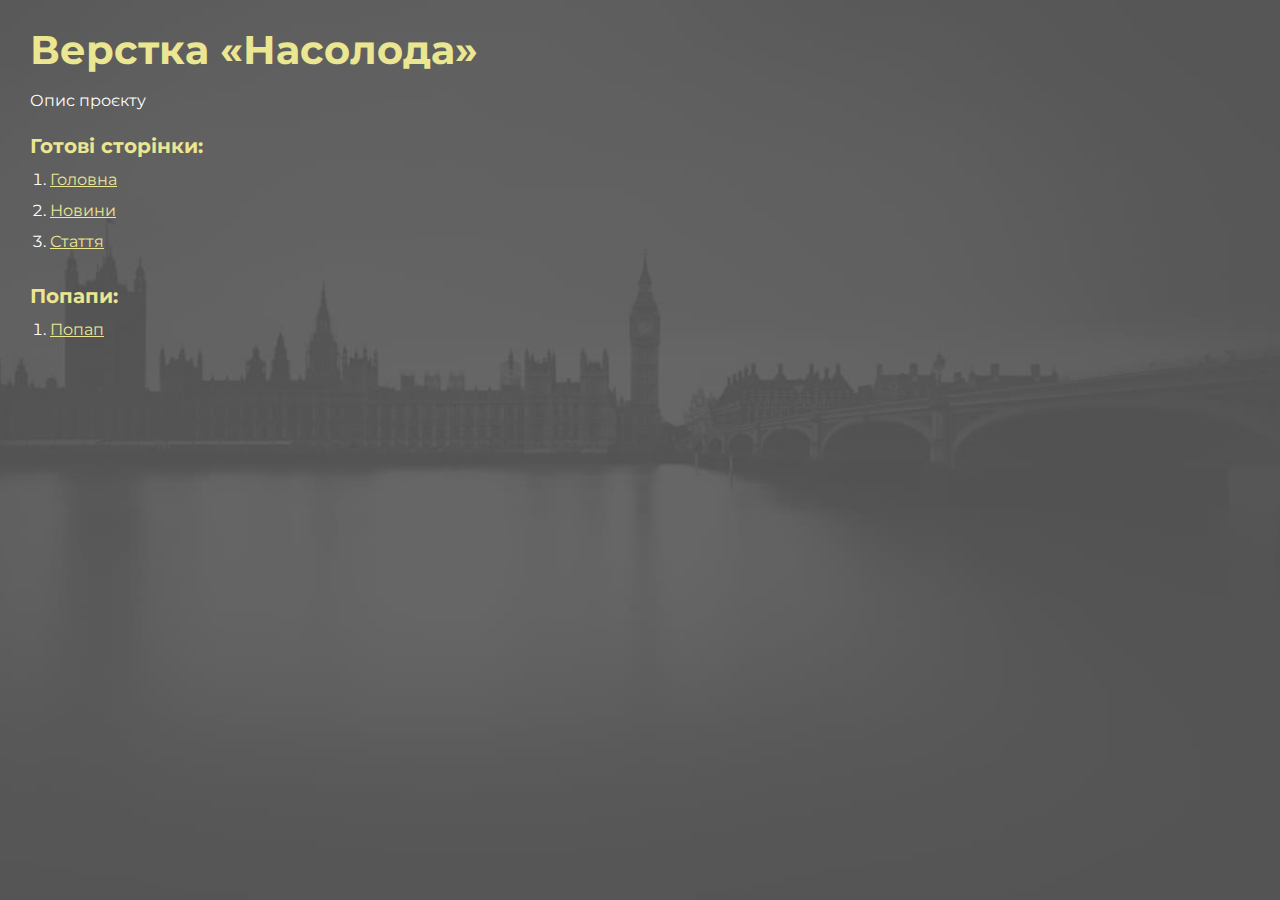
<file: index.html>
<!DOCTYPE html>
<html>

<head>
	<meta charset="UTF-8">
	<meta name="viewport" content="width=device-width, initial-scale=1.0">
	<title>Верстка «Насолода»</title>
</head>

<body>
	<div class="rootpage">
		<h1>Верстка «Насолода»</h1>
		<div class="rootpage__info">
			Опис проєкту
		</div>
		<h2>Готові сторінки:</h2>
		<ol class="rootpage__list">
			<li><a target="_blank" href="home.html">Головна</a></li>
			<li><a target="_blank" href="page-news.html">Новини</a></li>
			<li><a target="_blank" href="article.html">Стаття</a></li>
		</ol>
		<h2>Попапи:</h2>
		<ol class="rootpage__list">
			<li><a target="_blank" href="home.html#popup">Попап</a></li>
		</ol>
		<!-- <div class="rootpage__tnx">
				<h2>Дякую за замовлення!</h2>
				<p>Буду вдячний гарному відгуку.</p>
				<p>Звертайтесь ще!</p>
			</div> -->
		<!-- <div class="rootpage__contacts">
				<h2>Мої контакти:</h2>
				<p>Пошта: <a href="mailto:email@gmail.com">email@gmail.com</a></p>
				<p>Телефон: <a href="tel:8800800800">8 800 800 800</a></p>
				<p>Соц. мережі: <a href="">посилання</a></p>
			</div> -->
	</div>
</body>
<style>
	@charset "UTF-8";
	@import url("https://fonts.googleapis.com/css?family=Montserrat:regular,700&display=swap");

	*,
	*::before,
	*::after {
		padding: 0px;
		margin: 0px;
		border: 0px;
		box-sizing: border-box;
	}

	html,
	body {
		height: 100%;
		margin: 0;
		padding: 0;
		min-width: 320px;
		width: 100%;
		color: #fff;
		background: url('img/bg.jpg') center / cover no-repeat;
	}

	body {
		font-family: Montserrat;
		font-size: 100%;
		line-height: 1;
		font-size: 1rem;
	}

	a {
		text-decoration: underline;
		color: #ebe691
	}

	a:visited {
		text-decoration: underline;
		color: #aaa768;
	}

	a:hover {
		text-decoration: none;
	}

	ul li {
		list-style: none;
	}

	img {
		vertical-align: top;
	}

	.wrapper {
		width: 100%;
		min-height: 100%;
		overflow: hidden;
	}

	.rootpage {
		padding: 30px;
		display: flex;
		flex-direction: column;
		align-items: flex-start;
		height: 100%;
	}

	@media (max-width: 767px) {
		.rootpage {
			padding: 30px 15px;
		}
	}

	h1 {
		color: #ebe691;
		font-size: 2.5rem;
		margin: 0px 0px 1.25rem 0px;
	}

	@media (max-width: 767px) {
		h1 {
			font-size: 1.85rem;
			margin: 0px 0px 1.25rem 0px;
		}
	}

	h2 {
		color: #ebe691;
		font-size: 1.25rem;
		margin: 0px 0px 1rem 0px;
	}

	@media (max-width: 767px) {
		h2 {
			font-size: 1.125rem;
			margin: 0px 0px 1rem 0px;
		}
	}

	.rootpage__info {
		line-height: 140%;
		margin: 0px 0px 1.5rem 0px;
	}

	.rootpage__list {
		margin: 0px 0px 2.25rem 1.25rem;
	}

	.rootpage__list li:not(:last-child) {
		margin: 0px 0px 15px 0px;
	}

	.rootpage__contacts,
	.rootpage__tnx {
		border-radius: 200px;
		padding: 20px 65px;
		line-height: 140%;
	}

	@media (max-width: 767px) {

		.rootpage__contacts,
		.rootpage__tnx {
			border-radius: 40px;
			padding: 20px;
		}
	}

	.rootpage__contacts {
		background: #32b5a4;

	}

	.rootpage__contacts a {
		color: #ebe691;
	}

	.rootpage__tnx {
		background: #c22d63;
		margin: 0px 0px 1rem 0px;
	}
</style>

</html>
</file>
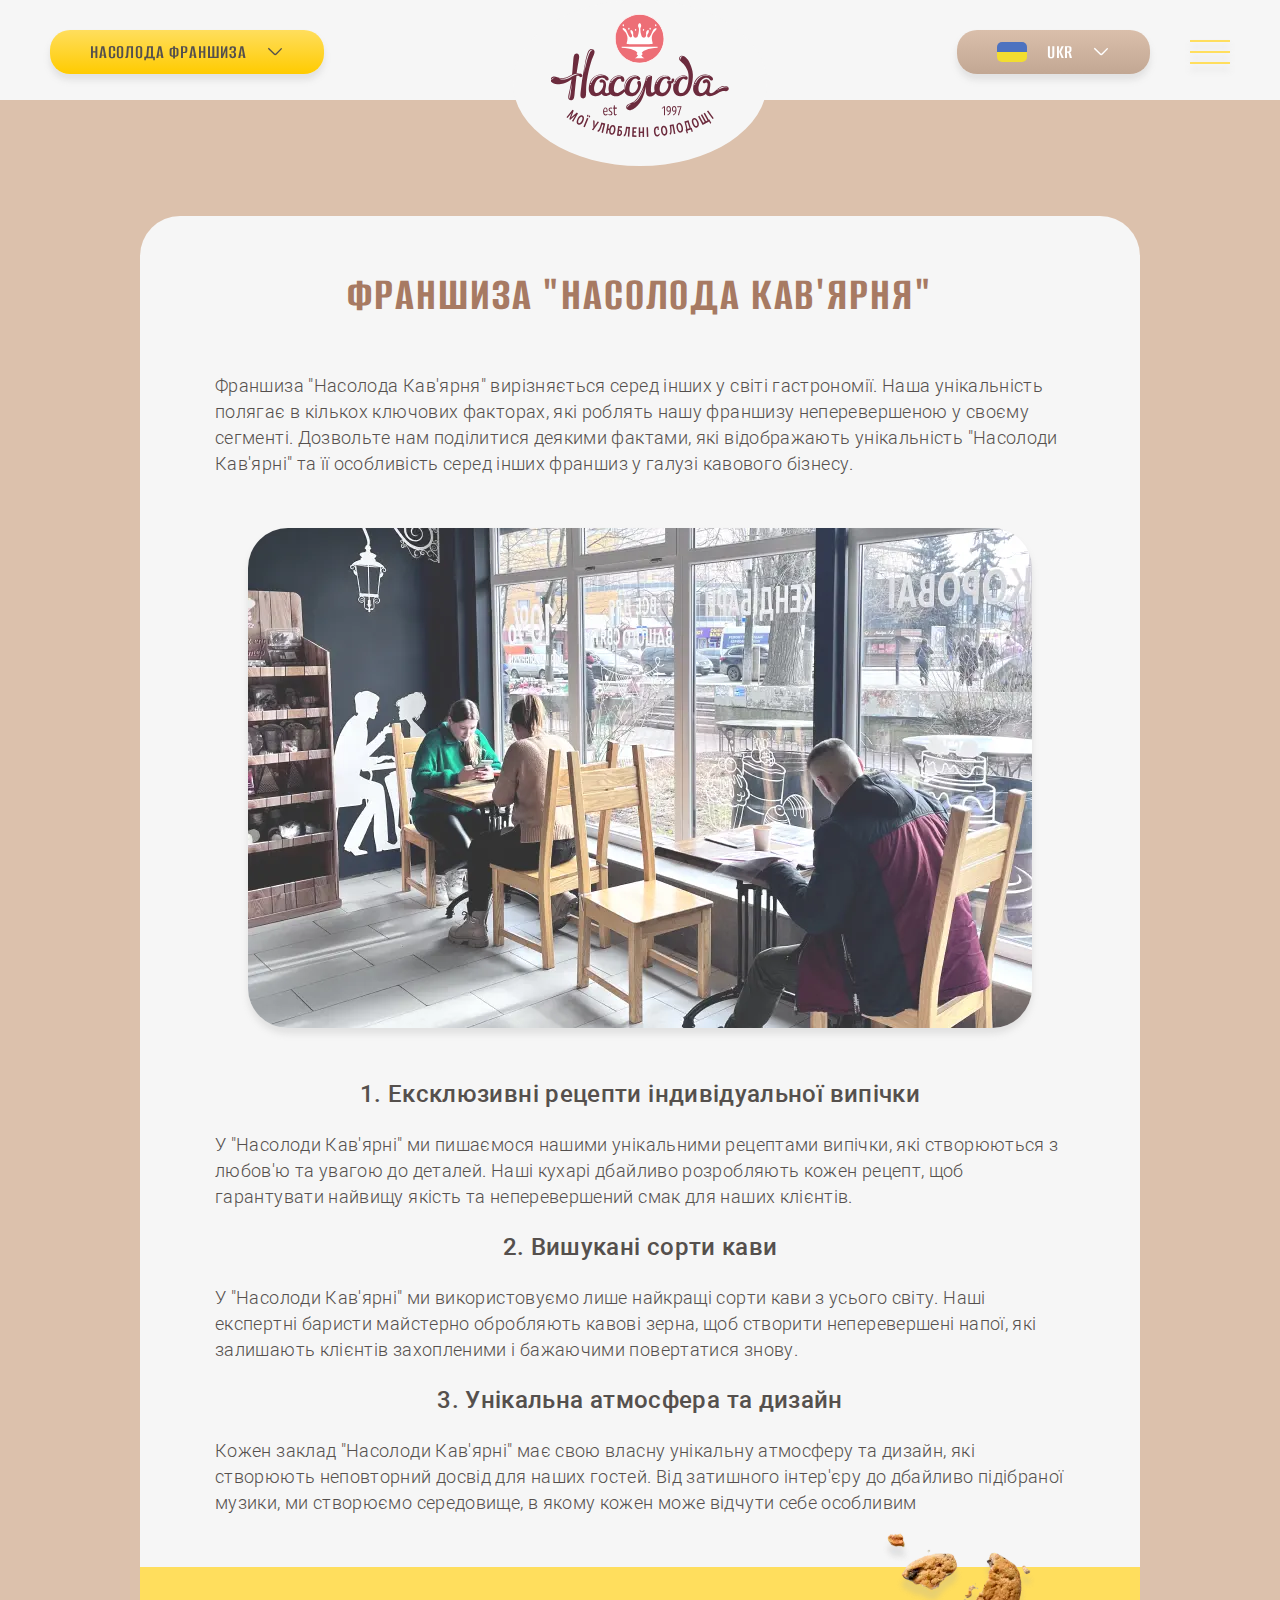
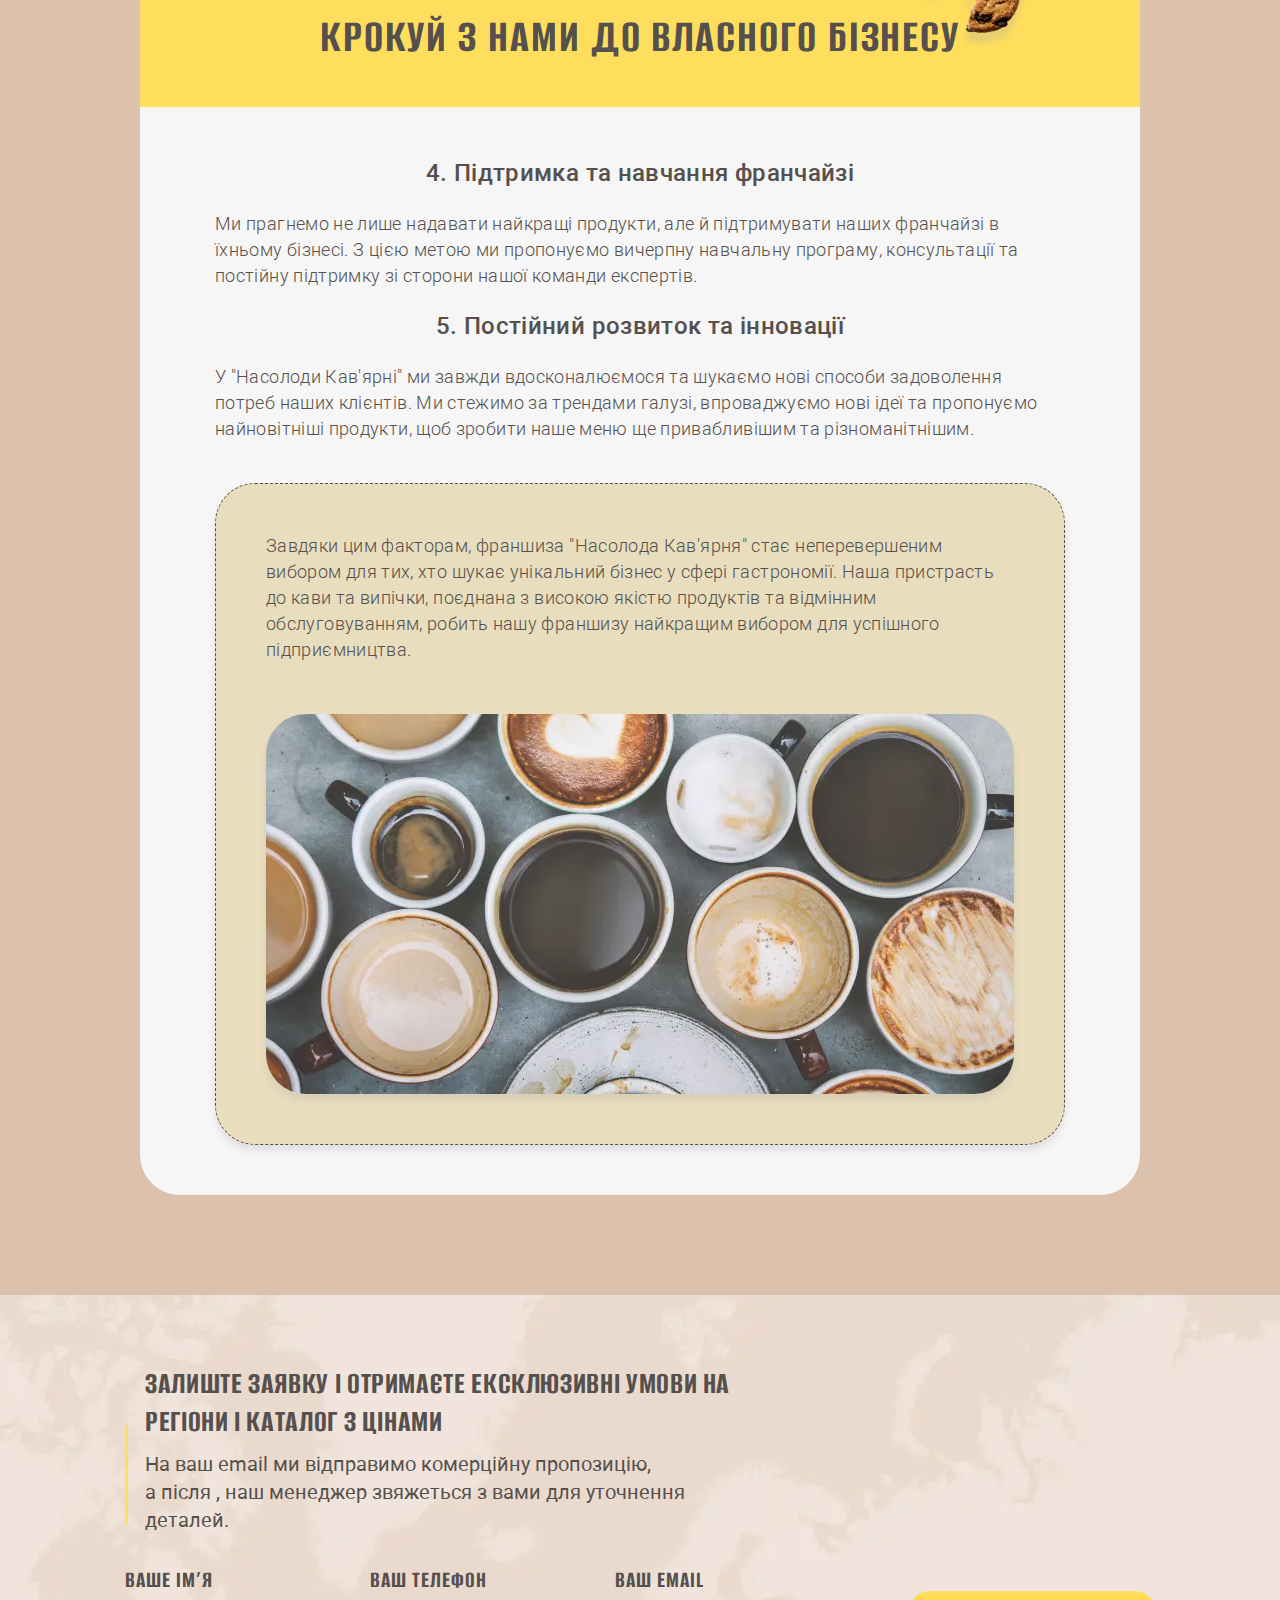
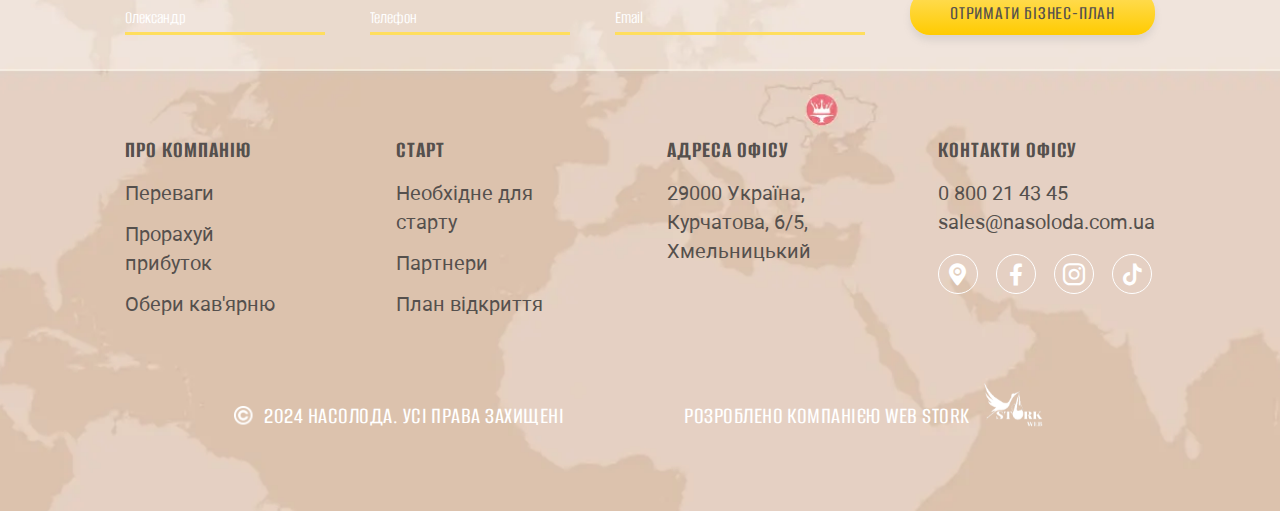
<file: article.html>
<!DOCTYPE html>
<html lang="uk">

<head>
	<title>Стаття</title>
	<meta charset="UTF-8">
	<meta name="format-detection" content="telephone=no">
	<!-- <style>body{opacity: 0;}</style> -->
	<link rel="stylesheet" href="css/style.min.css?_v=20240330062810">
	<link rel="shortcut icon" href="favicon.ico">
	<!-- <meta name="robots" content="noindex, nofollow"> -->
	<meta name="viewport" content="width=device-width, initial-scale=1.0">
	<meta name="description" content="Насолода Франшиза">
</head>

<body>
	<div class="wrapper">
		<header class="header">
			<div class="header__container">
				<div class="header__body">
					<a href="home.html" class="header__logo"><img src="img/logo.svg" alt="logo"></a>
					<div class="header__actions">
						<div class="header__companies companies-header submenu-item">
							<button type="button" class="companies-header__button button submenu-button _icon-arrow">ФРАНШИЗА <span>НАСОЛОДА</span> </button>
							<ul class="companies-header__list">
								<li class="companies-header__item">
									<a href="#" class="companies-header__link">НАСОЛОДА КОМПАНІЯ</a>
								</li>
								<li class="companies-header__item">
									<a href="#" class="companies-header__link">НАСОЛОДА</a>
								</li>
							</ul>
						</div>
						<div class="header__languages languages-header submenu-item">
							<button type="button" class="languages-header__button button button_brown submenu-button _icon-arrow">UKR <span><img src="img/icons/icon-ukraine.svg" alt="icon"></span></button>
							<ul class="languages-header__list">
								<li class="languages-header__item">
									<a href="#" class="languages-header__link"><span><img src="img/icons/icon-uk.svg" alt="icon"></span> ENG</a>
								</li>
								<li class="languages-header__item">
									<a href="#" class="languages-header__link"><span><img src="img/icons/icon-pl.svg" alt="icon"></span> PL</a>
								</li>
							</ul>
						</div>
					</div>
					<button type="button" class="menu__icon icon-menu"><span></span></button>
					<div class="header__menu menu">
						<nav class="menu__body">
							<div class="menu__top">
								<a href="#" class="menu__button button button_menu" data-da=".menu__column_start, 991.98, 2">ОТРИМАТИ БІЗНЕС-ПЛАН</a>
								<div class="menu__languages languages-header submenu-item">
									<button type="button" class="languages-header__button button button_brown button_menu submenu-button _icon-arrow">UKR <span><img src="img/icons/icon-ukraine.svg" alt="icon"></span></button>
									<ul class="languages-header__list">
										<li class="languages-header__item">
											<a href="#" class="languages-header__link"><span><img src="img/icons/icon-uk.svg" alt="icon"></span> ENG</a>
										</li>
										<li class="languages-header__item">
											<a href="#" class="languages-header__link"><span><img src="img/icons/icon-pl.svg" alt="icon"></span> PL</a>
										</li>
									</ul>
								</div>
								<div class="menu__social social-menu" data-da=".menu__column_start, 991.98, 3">
									<a href="#" class="social-menu__link social-menu__link_location _icon-location"></a>
									<a href="#" class="social-menu__link social-menu__link_facebook _icon-facebook"></a>
									<a href="#" class="social-menu__link social-menu__link_instagram _icon-instagram"></a>
									<a href="#" class="social-menu__link social-menu__link_tiktok _icon-tiktok"></a>
								</div>
							</div>
							<div class="menu__columns">
								<div class="menu__column menu__column_about">
									<div class="menu__content">
										<div class="menu__label">ПРО КОМПАНІЮ</div>
										<ul class="menu__list">
											<li class="menu__item"><a href="#" data-goto-header data-goto=".uniqueness" class="menu__link">Чому ми?</a></li>
											<li class="menu__item"><a href="#" data-goto-header data-goto=".step-1" class="menu__link">Прорахуй прибуток</a></li>
											<li class="menu__item"><a href="#" data-goto-header data-goto=".step-3" class="menu__link">Обери локацію</a></li>
											<li class="menu__item"><a href="#" data-goto-header data-goto=".footer" class="menu__link">Контакти</a></li>
											<li class="menu__item"><a href="#" data-goto-header data-goto=".news-main" class="menu__link">Блог</a></li>
										</ul>
									</div>
								</div>
								<div class="menu__column menu__column_start">
									<div class="menu__label">Cтарт</div>
									<ul class="menu__list">
										<li class="menu__item"><a href="#" data-goto-header data-goto=".step-2" class="menu__link">Необхідне для старту</a></li>
										<li class="menu__item"><a href="#" data-goto-header data-goto=".projects" class="menu__link">Наші відкриття</a></li>
										<li class="menu__item"><a href="#" data-goto-header data-goto=".opening" class="menu__link">План відкриття</a></li>
									</ul>
								</div>
							</div>
							<img src="img/header/bg.svg" class="menu__background" data-da=".menu__column_about, 991.98, 3" alt="background image">
						</nav>
					</div>
				</div>
			</div>
		</header>
		<main class="page-article">
			<article class="page-article__news article-news">
				<div class="article-news__container">
					<div class="article-news__body">
						<div class="article-news__box">
							<h1 class="article-news__title">Франшиза "Насолода Кав'ярня"</h1>
							<p>Франшиза "Насолода Кав'ярня" вирізняється серед інших у світі гастрономії. Наша унікальність полягає в кількох ключових факторах, які роблять нашу франшизу неперевершеною у своєму сегменті. Дозвольте нам поділитися деякими фактами, які відображають унікальність "Насолоди Кав'ярні" та її особливість серед інших франшиз у галузі кавового бізнесу.</p>
							<div class="article-news__image -ibg">
								<picture><source srcset="img/article/image_1.webp" type="image/webp"><img src="img/article/image_1.jpg" alt="image"></picture>
							</div>
							<div class="article-news__item">
								<h4 class="article-news__label">1. Ексклюзивні рецепти індивідуальної випічки</h4>
								<p>У "Насолоди Кав'ярні" ми пишаємося нашими унікальними рецептами випічки, які створюються з любов'ю та увагою до деталей. Наші кухарі дбайливо розробляють кожен рецепт, щоб гарантувати найвищу якість та неперевершений смак для наших клієнтів.</p>
							</div>
							<div class="article-news__item">
								<h4 class="article-news__label">2. Вишукані сорти кави</h4>
								<p>У "Насолоди Кав'ярні" ми використовуємо лише найкращі сорти кави з усього світу. Наші експертні баристи майстерно обробляють кавові зерна, щоб створити неперевершені напої, які залишають клієнтів захопленими і бажаючими повертатися знову.</p>
							</div>
							<div class="article-news__item">
								<h4 class="article-news__label">3. Унікальна атмосфера та дизайн</h4>
								<p>Кожен заклад "Насолоди Кав'ярні" має свою власну унікальну атмосферу та дизайн, які створюють неповторний досвід для наших гостей. Від затишного інтер'єру до дбайливо підібраної музики, ми створюємо середовище, в якому кожен може відчути себе особливим</p>
							</div>
						</div>
						<div class="article-news__slogan slogan-article-news">
							<h3 class="slogan-article-news__title">Крокуй з нами до власного бізнесу</h3>
							<div class="slogan-article-news__decor">
								<picture><source srcset="img/article/decor.webp" type="image/webp"><img src="img/article/decor.png" alt="decor" data-prlx-mouse data-prlx-dxr="300" data-prlx-a="200"></picture>
							</div>
						</div>
						<div class="article-news__box">
							<div class="article-news__item">
								<h4 class="article-news__label">4. Підтримка та навчання франчайзі</h4>
								<p>Ми прагнемо не лише надавати найкращі продукти, але й підтримувати наших франчайзі в їхньому бізнесі. З цією метою ми пропонуємо вичерпну навчальну програму, консультації та постійну підтримку зі сторони нашої команди експертів.</p>
							</div>
							<div class="article-news__item">
								<h4 class="article-news__label">5. Постійний розвиток та інновації</h4>
								<p>У "Насолоди Кав'ярні" ми завжди вдосконалюємося та шукаємо нові способи задоволення потреб наших клієнтів. Ми стежимо за трендами галузі, впроваджуємо нові ідеї та пропонуємо найновітніші продукти, щоб зробити наше меню ще привабливішим та різноманітнішим.</p>
							</div>
							<div class="article-news__footer footer-article">
								<p>Завдяки цим факторам, франшиза "Насолода Кав'ярня" стає неперевершеним вибором для тих, хто шукає унікальний бізнес у сфері гастрономії. Наша пристрасть до кави та випічки, поєднана з високою якістю продуктів та відмінним обслуговуванням, робить нашу франшизу найкращим вибором для успішного підприємництва.</p>
								<div class="footer-article__image -ibg">
									<picture><source srcset="img/article/image_2.webp" type="image/webp"><img src="img/article/image_2.jpg" alt="image"></picture>
								</div>
							</div>
						</div>
					</div>
				</div>
			</article>
		</main>
		<footer class="footer">
			<div class="footer__container">
				<div class="footer__body">
					<div class="footer__top top-footer">
						<div class="top-footer__content">
							<h3 class="top-footer__title">Залиште заявку і отримаєте ексклюзивні умови
								на регіони і каталог з цінами</h3>
							<div class="top-footer__text">На ваш email ми відправимо комерційну пропозицію, <br>
								а після , наш менеджер звяжеться з вами для уточнення деталей.</div>
						</div>
						<div class="top-footer__form form">
							<form action="files/sendmail/sendmail.php" method="POST" id="form-footer" class="form__body">
								<div class="form__item form__item_name">
									<label for="formName" class="form__label">Ваше ім’я</label>
									<input autocomplete="off" type="text" name="form[Name]" id="formName" data-error="Помилка" placeholder="Олександр" class="form__input input">
								</div>
								<div class="form__item form__item_phone">
									<label for="formPhone" class="form__label">Ваш телефон</label>
									<input autocomplete="off" type="tel" name="form[Phone]" id="formPhone" data-error="Помилка" placeholder="Телефон" class="form__input input">
								</div>
								<div class="form__item form__item_email">
									<label for="formEmail" class="form__label">ВАШ EMAIL</label>
									<input autocomplete="off" type="text" name="form[Email]" id="formEmail" data-error="Помилка" placeholder="Email" class="form__input input">
								</div>
								<button type="submit" class="form__button button">ОТРИМАТИ БІЗНЕС-ПЛАН</button>
							</form>
						</div>
					</div>
					<div class="footer__bottom bottom-footer">
						<div class="bottom-footer__body">
							<div class="bottom-footer__columns">
								<div class="bottom-footer__column">
									<h4 class="bottom-footer__title">ПРО КОМПАНІЮ</h4>
									<div class="bottom-footer__body">
										<ul class="bottom-footer__list">
											<li class="bottom-footer__item">
												<a href="#" class="bottom-footer__link">Переваги</a>
											</li>
											<li class="bottom-footer__item">
												<a href="#" class="bottom-footer__link">Прорахуй прибуток</a>
											</li>
											<li class="bottom-footer__item">
												<a href="#" class="bottom-footer__link">Обери кав'ярню</a>
											</li>
										</ul>
									</div>
								</div>
								<div class="bottom-footer__column">
									<h4 class="bottom-footer__title">СТАРТ</h4>
									<div class="bottom-footer__body">
										<ul class="bottom-footer__list">
											<li class="bottom-footer__item">
												<a href="#" class="bottom-footer__link">Необхідне для старту</a>
											</li>
											<li class="bottom-footer__item">
												<a href="#" class="bottom-footer__link">Партнери</a>
											</li>
											<li class="bottom-footer__item">
												<a href="#" class="bottom-footer__link">План відкриття</a>
											</li>
										</ul>
									</div>
								</div>
								<div class="bottom-footer__column">
									<h4 class="bottom-footer__title">АДРЕСА оФІСУ</h4>
									<div class="bottom-footer__body">
										<a href="#" class="bottom-footer__link">29000 Україна,
											Курчатова, 6/5,
											Хмельницький</a>
									</div>
								</div>
								<div class="bottom-footer__column">
									<h4 class="bottom-footer__title">КОНТАКТИ ОФІСУ</h4>
									<div class="bottom-footer__body">
										<div class="bottom-footer__links">
											<a href="tel:0800214345" class="bottom-footer__link">0 800 21 43 45</a>
											<a href="mailto:sales@nasoloda.com.ua" class="bottom-footer__link">sales@nasoloda.com.ua</a>
										</div>
										<div class="bottom-footer__social social-footer" data-da=".bottom-footer, 991.98, 1">
											<a href="#" class="social-footer__link social-footer__link_location _icon-location"></a>
											<a href="#" class="social-footer__link social-footer__link_facebook _icon-facebook"></a>
											<a href="#" class="social-footer__link social-footer__link_instagram _icon-instagram"></a>
											<a href="#" class="social-footer__link social-footer__link_tiktok _icon-tiktok"></a>
										</div>
									</div>
								</div>
							</div>
						</div>
						<div class="bottom-footer__info">
							<div class="bottom-footer__rights"><span><img src="img/icons/icon-right.svg" alt="icon right"></span> 2024 НАСОЛОДА. УСІ ПРАВА ЗАХИЩЕНІ</div>
							<div class="bottom-footer__dev">РОЗРОБЛЕНО КОМПАНІЄЮ WEB STORK <span><img src="img/footer/icon-webstork.svg" alt="icon web stork"></span></div>
						</div>
					</div>
				</div>
			</div>
		</footer>
	</div>
	<script src="js/app.min.js?_v=20240330062810"></script>
</body>

</html>
</file>
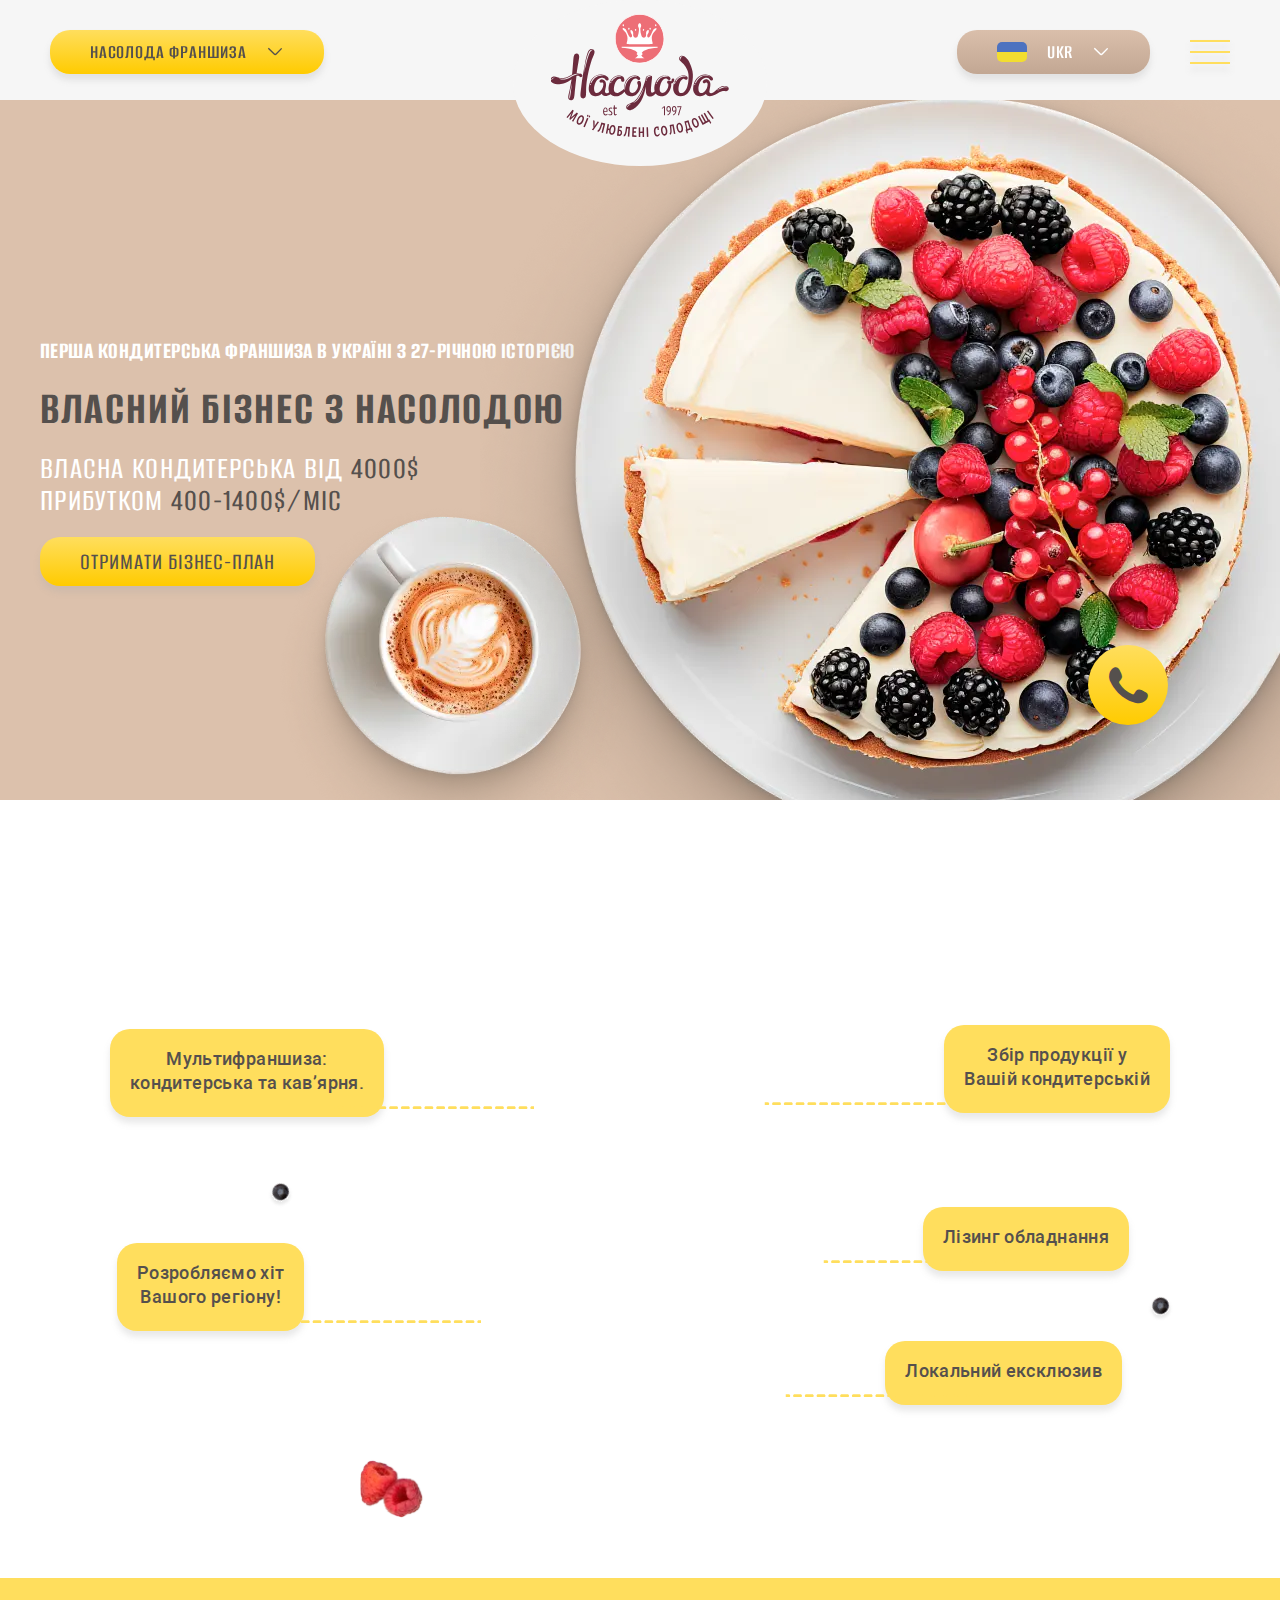
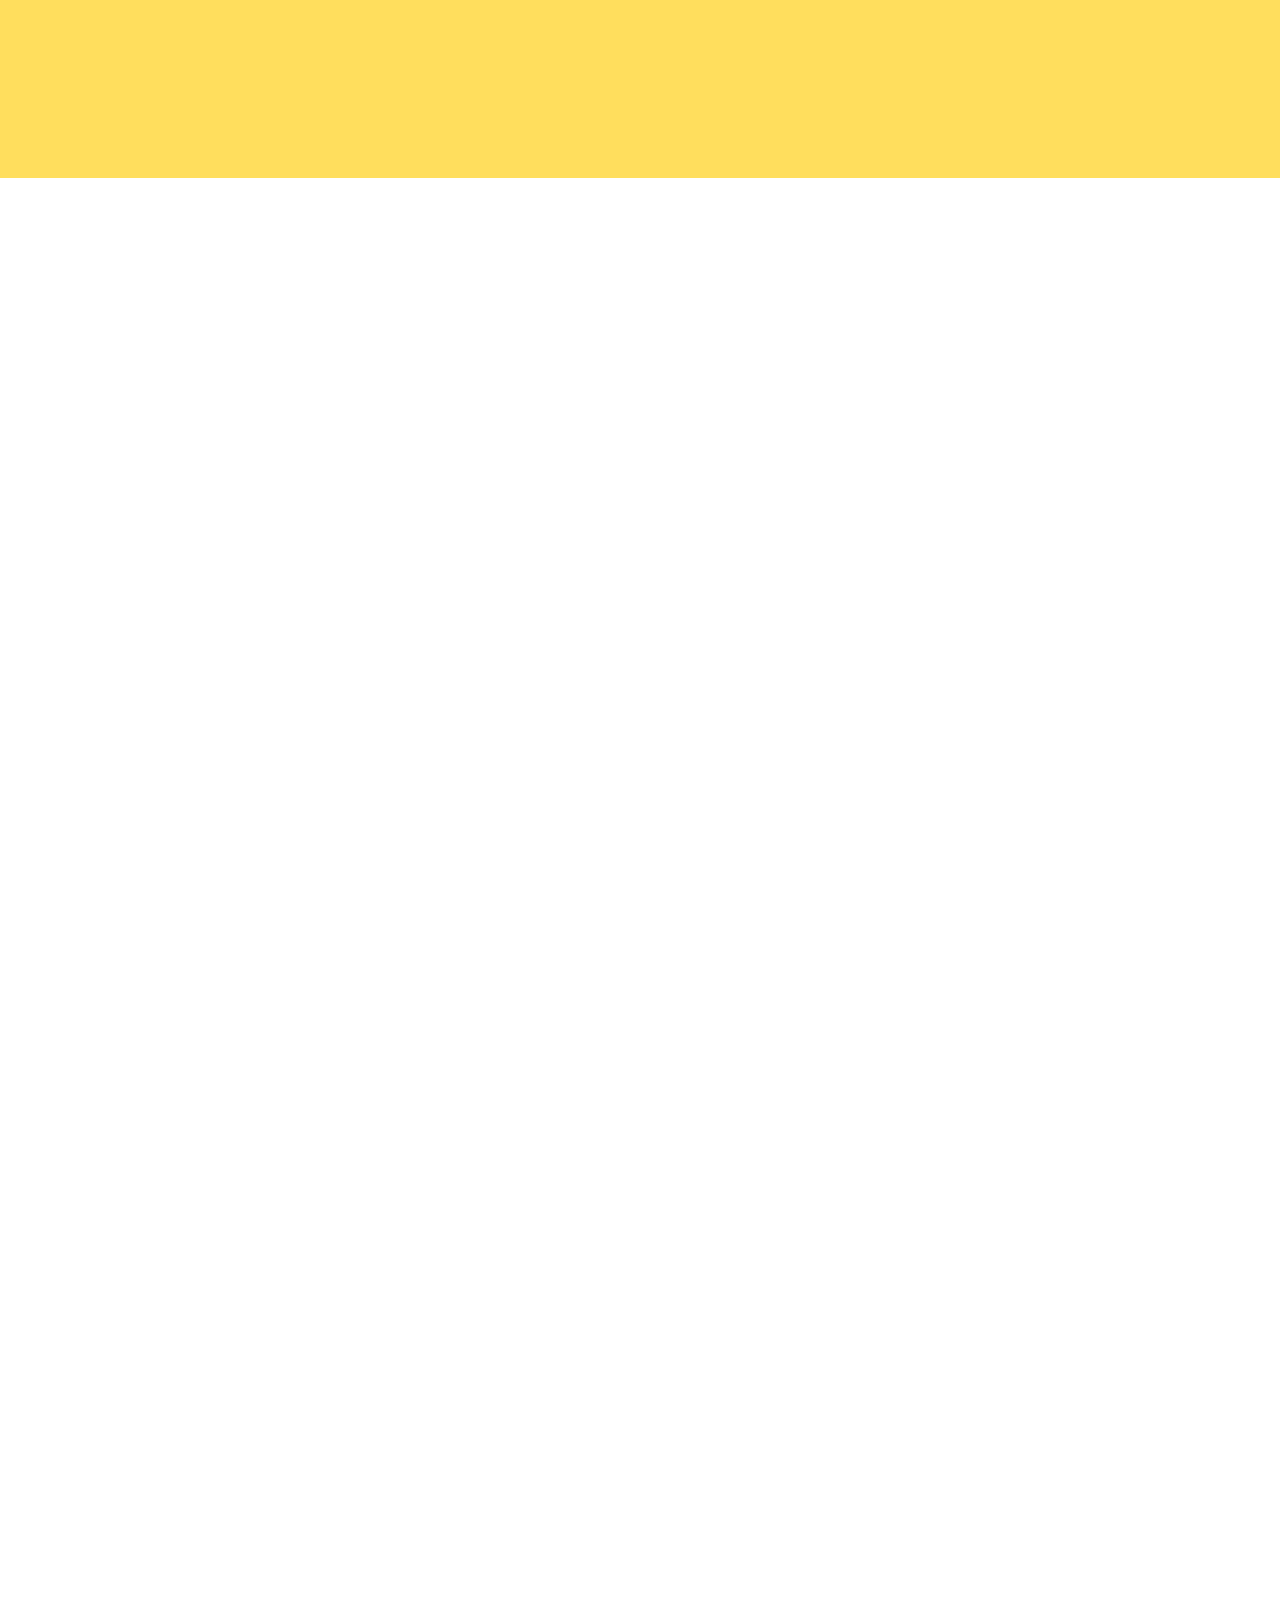
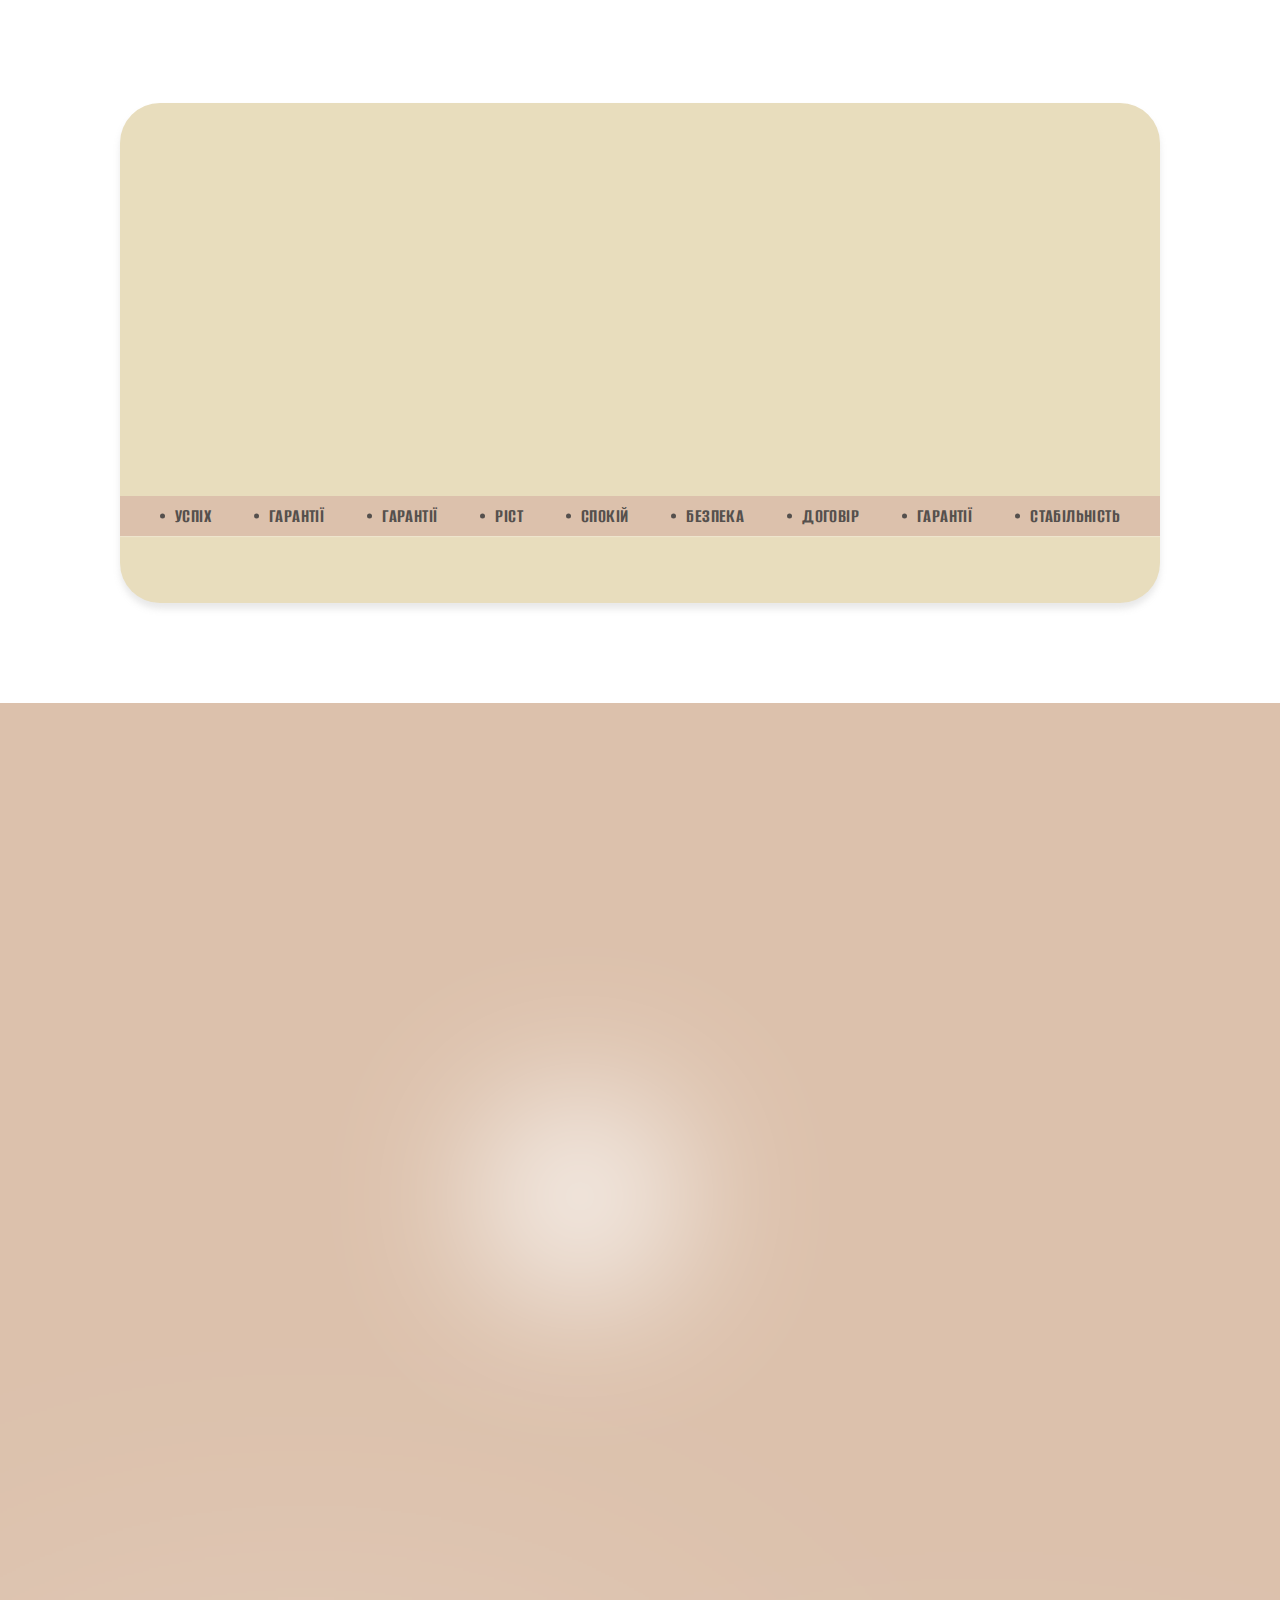
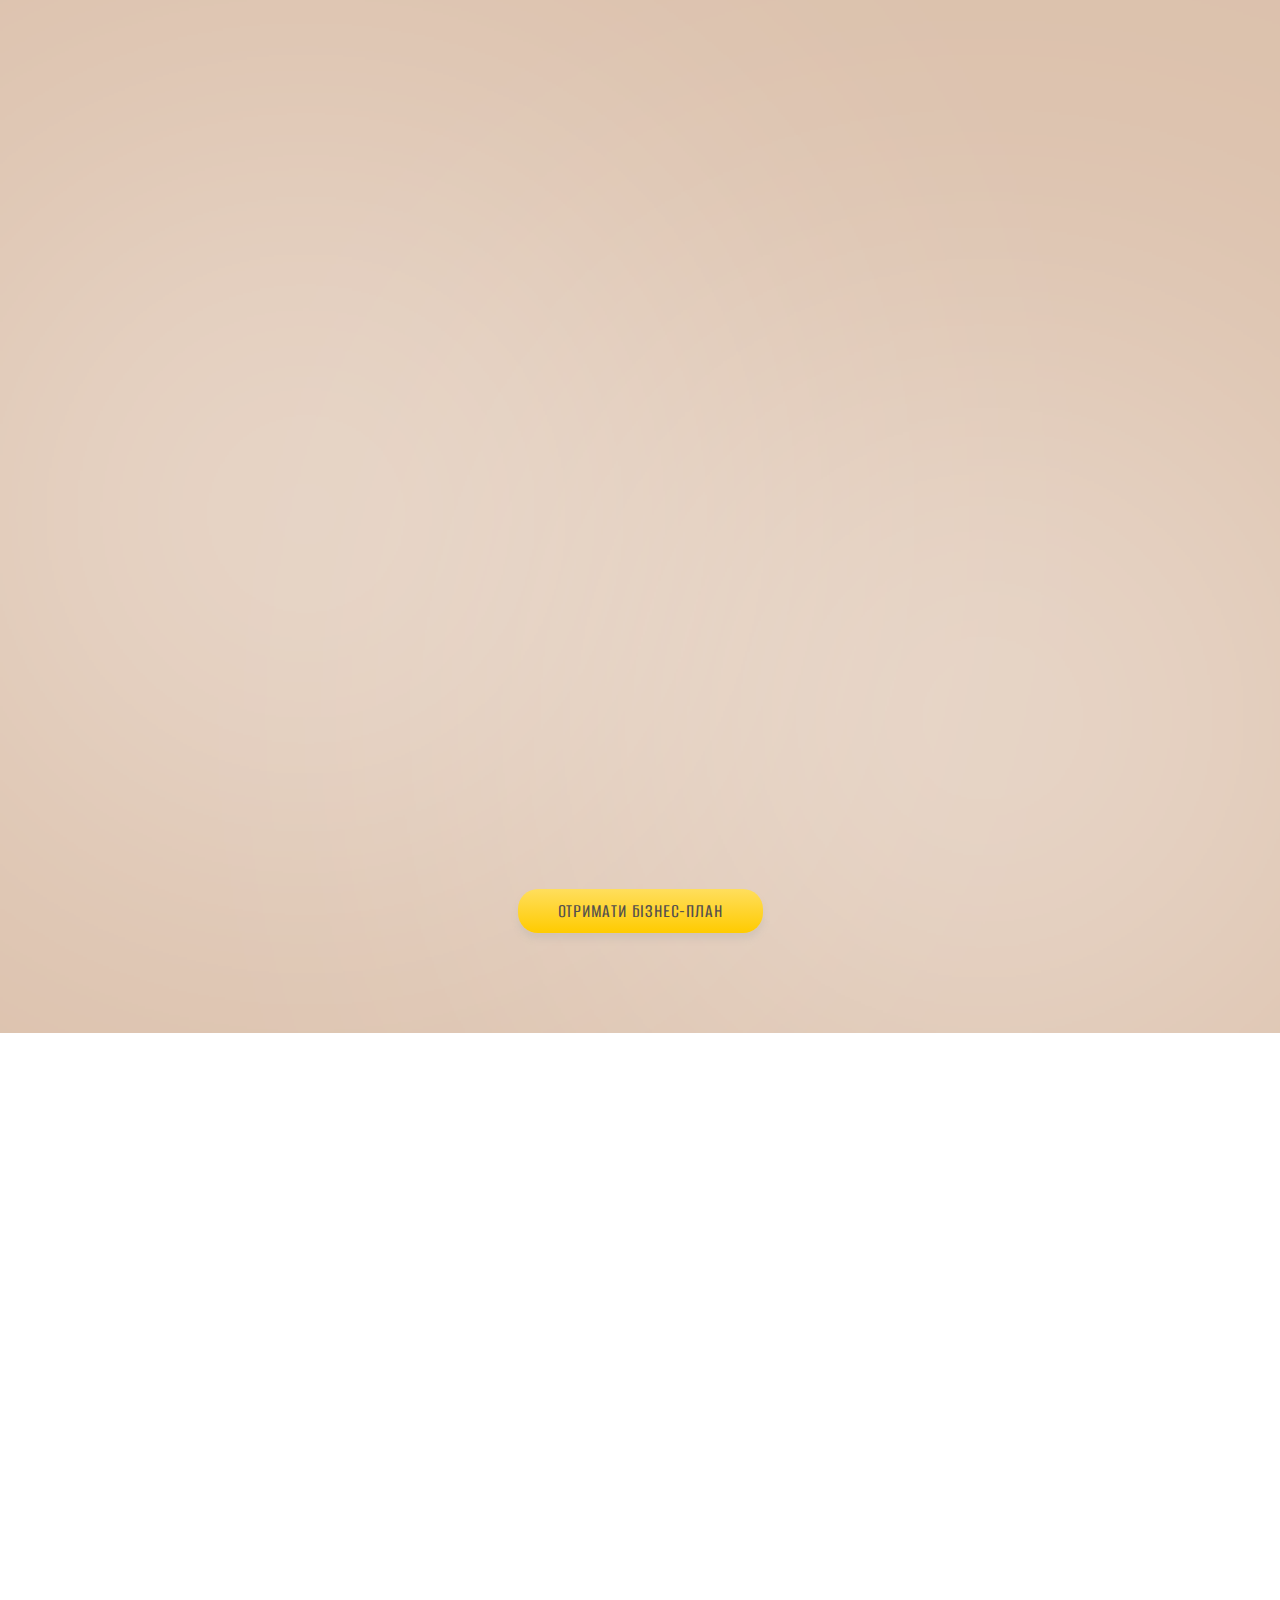
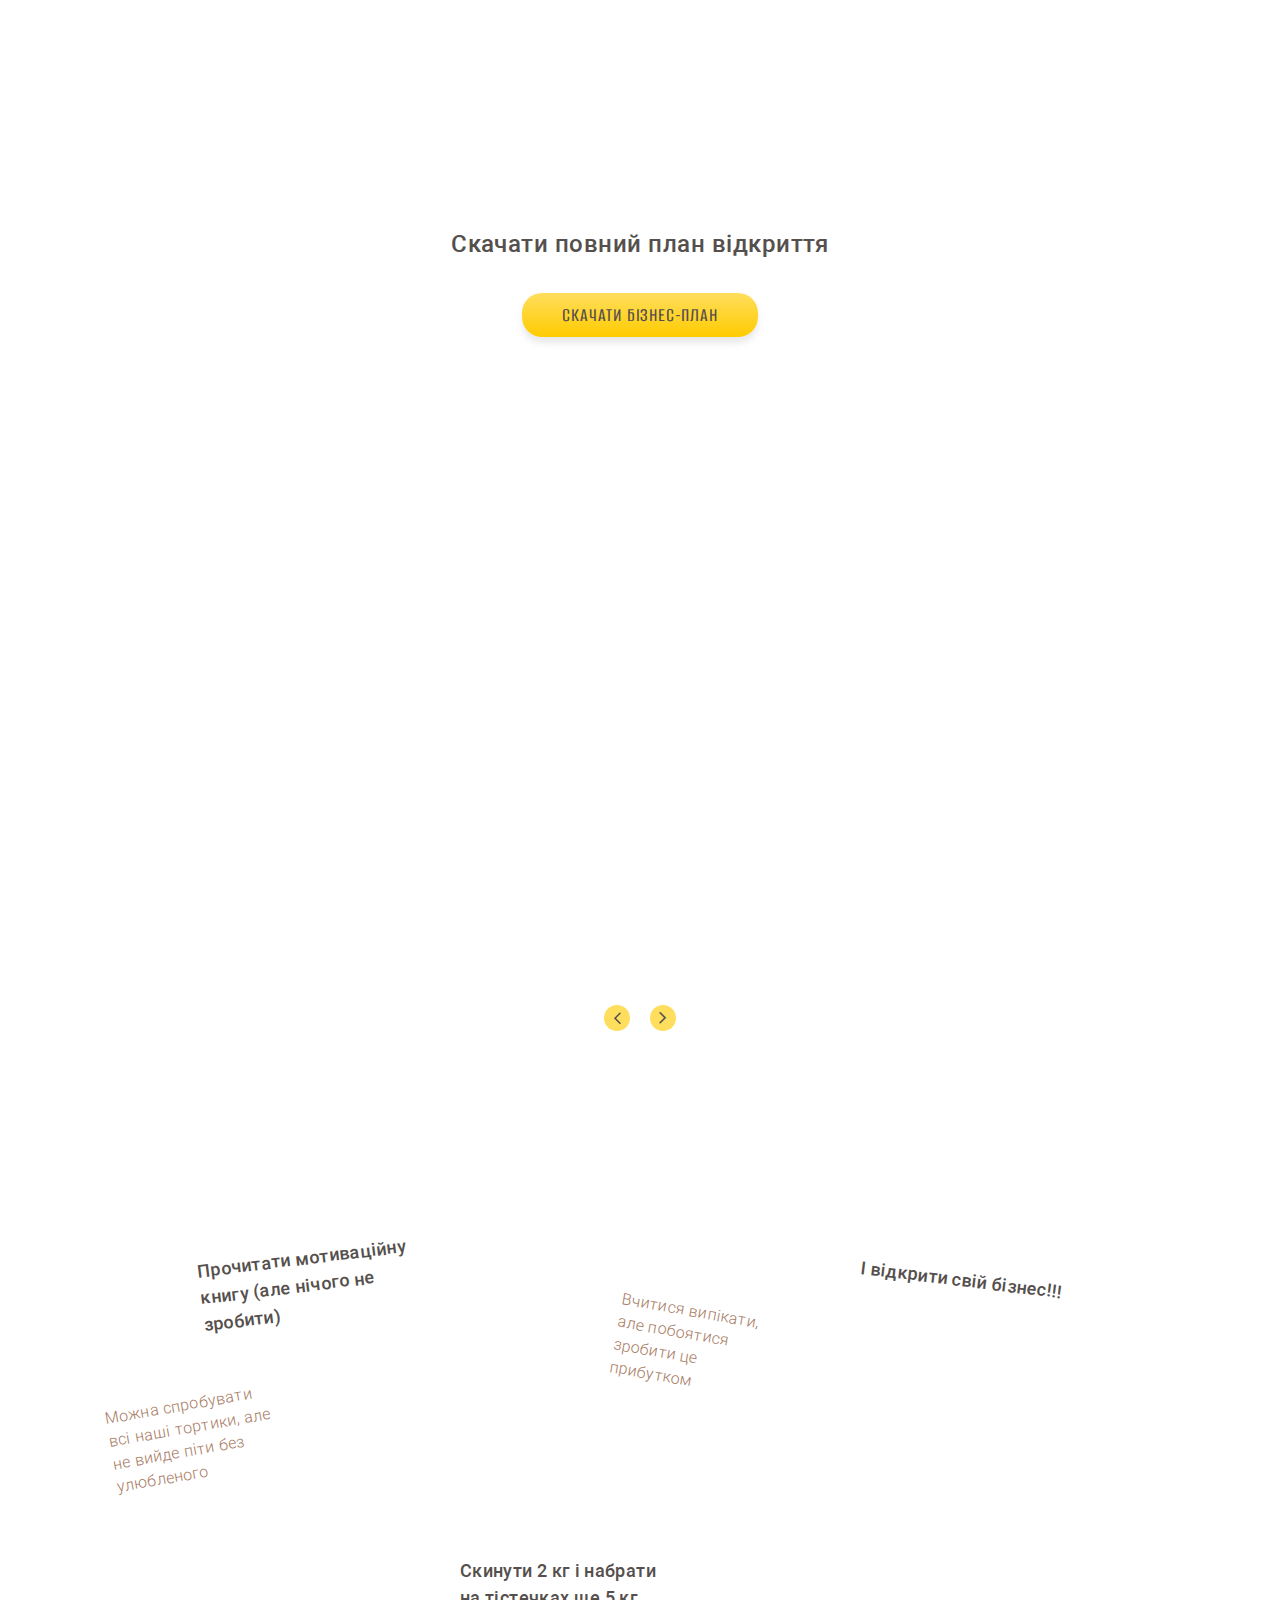
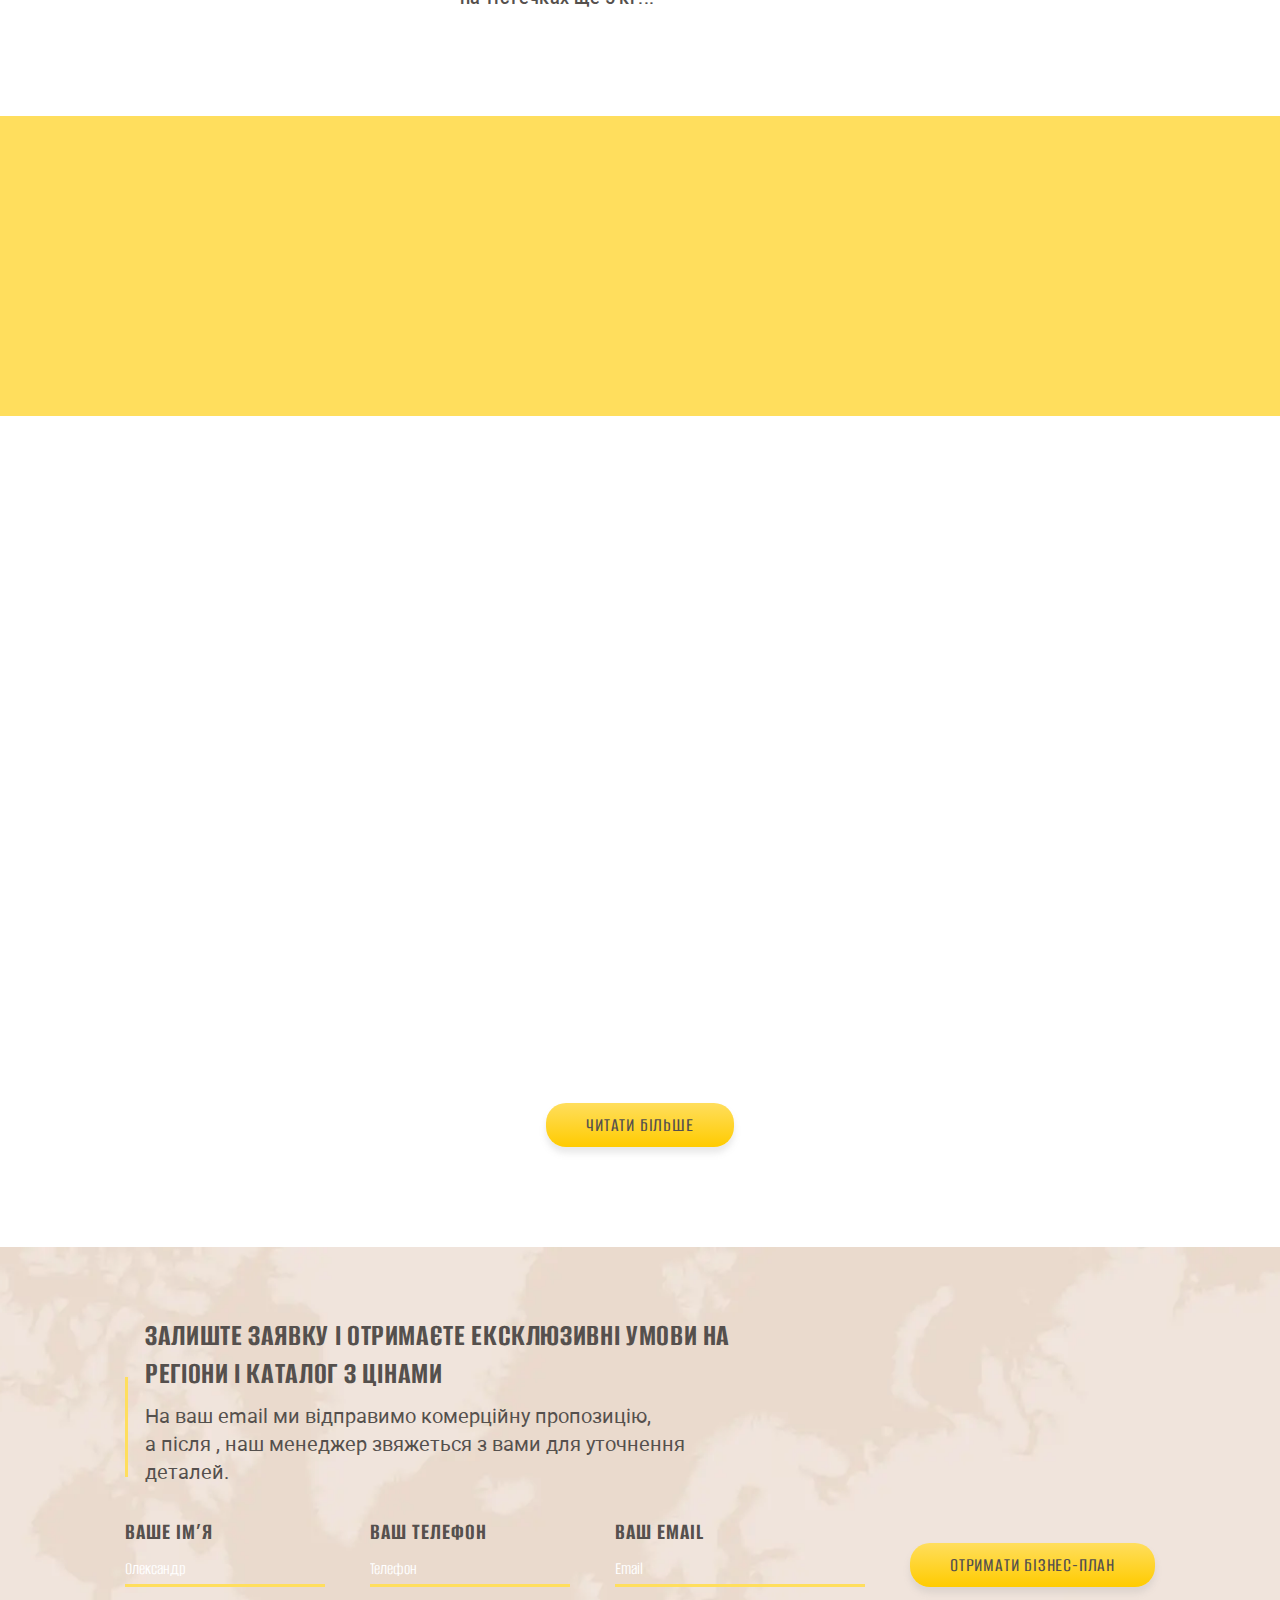
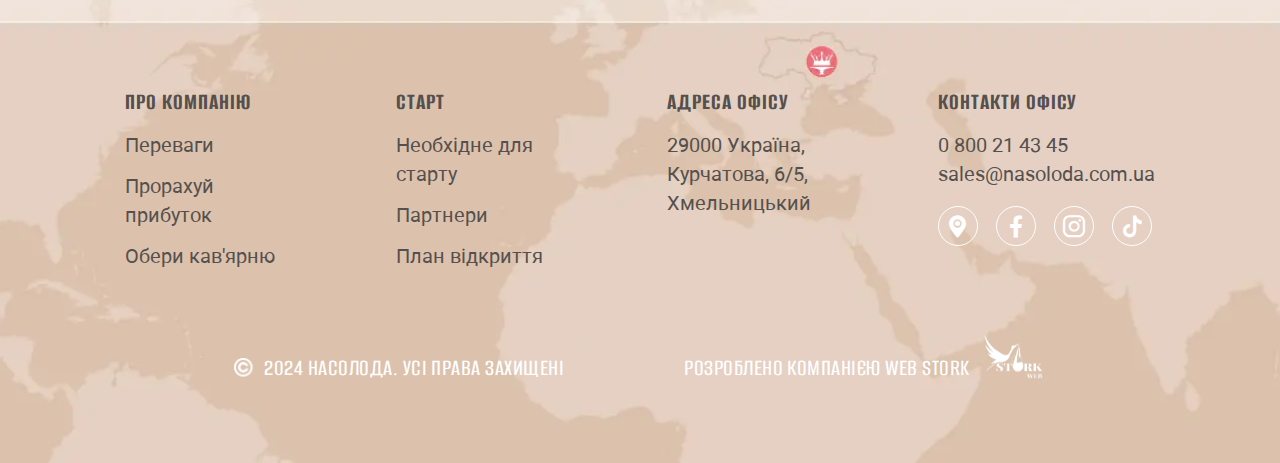
<file: home.html>
<!DOCTYPE html>
<html lang="uk">

<head>
	<title>Насолода Франшиза</title>
	<meta charset="UTF-8">
	<meta name="format-detection" content="telephone=no">
	<!-- <style>body{opacity: 0;}</style> -->
	<link rel="stylesheet" href="css/style.min.css?_v=20240330062810">
	<link rel="shortcut icon" href="favicon.ico">
	<!-- <meta name="robots" content="noindex, nofollow"> -->
	<meta name="viewport" content="width=device-width, initial-scale=1.0">
	<meta name="description" content="Насолода Франшиза">
</head>

<body>
	<div class="wrapper">
		<header class="header">
			<div class="header__container">
				<div class="header__body">
					<a href="home.html" class="header__logo"><img src="img/logo.svg" alt="logo"></a>
					<div class="header__actions">
						<div class="header__companies companies-header submenu-item">
							<button type="button" class="companies-header__button button submenu-button _icon-arrow">ФРАНШИЗА <span>НАСОЛОДА</span> </button>
							<ul class="companies-header__list">
								<li class="companies-header__item">
									<a href="#" class="companies-header__link">НАСОЛОДА КОМПАНІЯ</a>
								</li>
								<li class="companies-header__item">
									<a href="#" class="companies-header__link">НАСОЛОДА</a>
								</li>
							</ul>
						</div>
						<div class="header__languages languages-header submenu-item">
							<button type="button" class="languages-header__button button button_brown submenu-button _icon-arrow">UKR <span><img src="img/icons/icon-ukraine.svg" alt="icon"></span></button>
							<ul class="languages-header__list">
								<li class="languages-header__item">
									<a href="#" class="languages-header__link"><span><img src="img/icons/icon-uk.svg" alt="icon"></span> ENG</a>
								</li>
								<li class="languages-header__item">
									<a href="#" class="languages-header__link"><span><img src="img/icons/icon-pl.svg" alt="icon"></span> PL</a>
								</li>
							</ul>
						</div>
					</div>
					<button type="button" class="menu__icon icon-menu"><span></span></button>
					<div class="header__menu menu">
						<nav class="menu__body">
							<div class="menu__top">
								<a href="#" class="menu__button button button_menu" data-da=".menu__column_start, 991.98, 2">ОТРИМАТИ БІЗНЕС-ПЛАН</a>
								<div class="menu__languages languages-header submenu-item">
									<button type="button" class="languages-header__button button button_brown button_menu submenu-button _icon-arrow">UKR <span><img src="img/icons/icon-ukraine.svg" alt="icon"></span></button>
									<ul class="languages-header__list">
										<li class="languages-header__item">
											<a href="#" class="languages-header__link"><span><img src="img/icons/icon-uk.svg" alt="icon"></span> ENG</a>
										</li>
										<li class="languages-header__item">
											<a href="#" class="languages-header__link"><span><img src="img/icons/icon-pl.svg" alt="icon"></span> PL</a>
										</li>
									</ul>
								</div>
								<div class="menu__social social-menu" data-da=".menu__column_start, 991.98, 3">
									<a href="#" class="social-menu__link social-menu__link_location _icon-location"></a>
									<a href="#" class="social-menu__link social-menu__link_facebook _icon-facebook"></a>
									<a href="#" class="social-menu__link social-menu__link_instagram _icon-instagram"></a>
									<a href="#" class="social-menu__link social-menu__link_tiktok _icon-tiktok"></a>
								</div>
							</div>
							<div class="menu__columns">
								<div class="menu__column menu__column_about">
									<div class="menu__content">
										<div class="menu__label">ПРО КОМПАНІЮ</div>
										<ul class="menu__list">
											<li class="menu__item"><a href="#" data-goto-header data-goto=".uniqueness" class="menu__link">Чому ми?</a></li>
											<li class="menu__item"><a href="#" data-goto-header data-goto=".step-1" class="menu__link">Прорахуй прибуток</a></li>
											<li class="menu__item"><a href="#" data-goto-header data-goto=".step-3" class="menu__link">Обери локацію</a></li>
											<li class="menu__item"><a href="#" data-goto-header data-goto=".footer" class="menu__link">Контакти</a></li>
											<li class="menu__item"><a href="#" data-goto-header data-goto=".news-main" class="menu__link">Блог</a></li>
										</ul>
									</div>
								</div>
								<div class="menu__column menu__column_start">
									<div class="menu__label">Cтарт</div>
									<ul class="menu__list">
										<li class="menu__item"><a href="#" data-goto-header data-goto=".step-2" class="menu__link">Необхідне для старту</a></li>
										<li class="menu__item"><a href="#" data-goto-header data-goto=".projects" class="menu__link">Наші відкриття</a></li>
										<li class="menu__item"><a href="#" data-goto-header data-goto=".opening" class="menu__link">План відкриття</a></li>
									</ul>
								</div>
							</div>
							<img src="img/header/bg.svg" class="menu__background" data-da=".menu__column_about, 991.98, 3" alt="background image">
						</nav>
					</div>
				</div>
			</div>
		</header>
		<main class="page">
			<section class="page__hero hero">
				<div class="hero__container">
					<div class="hero__body">
						<div class="hero__content">
							<div class="hero__label">Перша кондитерська франшиза в Україні з 27-річною історією</div>
							<h1 class="hero__title">ВЛАСНИЙ БІЗНЕС З НАСОЛОДОЮ</h1>
							<div class="hero__subtitle">
								<p>власна Кондитерська від <span>4000$</span> прибутком <span>400-1400$/міс</span></p>
							</div>
							<a href="#" data-popup="#popup" class="hero__button button">ОТРИМАТИ БІЗНЕС-ПЛАН</a>
						</div>
						<picture><source srcset="img/hero/coffee.webp" type="image/webp"><img src="img/hero/coffee.png" class="hero__image hero__image_coffee" alt="coffee"></picture>
						<picture><source srcset="img/hero/cake.webp" type="image/webp"><img src="img/hero/cake.png" class="hero__image hero__image_cake" alt="cake"></picture>
					</div>
					<a href="#" data-popup="#popup" class="call _icon-phone"></a>
				</div>
			</section>
			<section class="page__uniqueness uniqueness">
				<div class="uniqueness__container">
					<h2 class="uniqueness__title" data-watch data-watch-once data-watch-threshold="0.9">В чому наша унікальність?</h2>
					<div class="uniqueness__body">
						<div class="uniqueness__cake" data-watch data-watch-once data-watch-threshold="0.4">
							<picture><source srcset="img/uniqueness/cake_1.webp" type="image/webp"><img src="img/uniqueness/cake_1.png" class="uniqueness__cake-item uniqueness__cake-item_1" alt="cake"></picture>
							<picture><source srcset="img/uniqueness/cake_2.webp" type="image/webp"><img src="img/uniqueness/cake_2.png" class="uniqueness__cake-item uniqueness__cake-item_2" alt="cake"></picture>
							<picture><source srcset="img/uniqueness/cake_3.webp" type="image/webp"><img src="img/uniqueness/cake_3.png" class="uniqueness__cake-item uniqueness__cake-item_3" alt="cake"></picture>
							<picture><source srcset="img/uniqueness/cake_4.webp" type="image/webp"><img src="img/uniqueness/cake_4.png" class="uniqueness__cake-item uniqueness__cake-item_4" alt="cake"></picture>
							<picture><source srcset="img/uniqueness/cake_5.webp" type="image/webp"><img src="img/uniqueness/cake_5.png" class="uniqueness__cake-item uniqueness__cake-item_5" alt="cake"></picture>
							<picture><source srcset="img/uniqueness/cake_6.webp" type="image/webp"><img src="img/uniqueness/cake_6.png" class="uniqueness__cake-item uniqueness__cake-item_6" alt="cake"></picture>
						</div>
						<div class="uniqueness__description description-uniqueness">
							<div class="description-uniqueness__item description-uniqueness__item_1">Збір продукції у <br> Вашій кондитерській</div>
							<div class="description-uniqueness__item description-uniqueness__item_2">Лізинг обладнання</div>
							<div class="description-uniqueness__item description-uniqueness__item_3">Локальний ексклюзив</div>
							<div class="description-uniqueness__item description-uniqueness__item_4">Розробляємо хіт <br> Вашого регіону!</div>
							<div class="description-uniqueness__item description-uniqueness__item_5">Мультифраншиза: <br> кондитерська та кав’ярня.</div>
						</div>
						<img src="img/uniqueness/berries_1.svg" data-prlx-mouse data-prlx-cy="800" data-prlx-a="500" class="uniqueness__berries uniqueness__berries_1" alt="berries">
						<img src="img/uniqueness/berries_2.svg" data-prlx-mouse data-prlx-dxy="500" data-prlx-a="500" class="uniqueness__berries uniqueness__berries_2" alt="berries">
						<picture><source srcset="img/uniqueness/raspberry.webp" type="image/webp"><img src="img/uniqueness/raspberry.png" data-prlx-mouse data-prlx-cx="500" data-prlx-a="500" class="uniqueness__raspberry" alt="raspberry"></picture>
					</div>
				</div>
			</section>
			<section class="page__walk-with-us walk-with-us">
				<div class="walk-with-us__container">
					<div class="walk-with-us__body" data-watch data-watch-once data-watch-threshold="0.4">
						<h2 class="walk-with-us__title title_64">Крокуй з нами до власного бізнесу</h2>
						<div class="walk-with-us__decor">
							<picture><source srcset="img/walk-with-us/decor.webp" type="image/webp"><img src="img/walk-with-us/decor.png" data-prlx-mouse data-prlx-dxr="300" data-prlx-a="200" alt="decor"></picture>
						</div>
					</div>
				</div>
			</section>
			<section class="page__step-1 step-1">
				<div class="step-1__container">
					<div class="step-1__body">
						<div class="step-1__top top-step" data-watch data-watch-once data-watch-threshold="0.8">
							<div class="top-step__label">КРОК 1</div>
							<h2 class="top-step__title">обери формат і прорахуй прибуток</h2>
						</div>
						<div class="step-1__items" data-watch data-watch-once data-watch-threshold="0.7">
							<div class="step-1__item item-step-1 item-step-1_1 swiper-slide" data-watch data-watch-once data-watch-threshold="0.4" data-da=".swiper-wrapper, 767.98, 0">
								<div class="item-step-1__body">
									<h4 class="item-step-1__title title_36">КАВ’ЯРНЯ</h4>
									<div class="item-step-1__box">
										<div class="item-step-1__icon">
											<img src="img/icons/icon-money.svg" alt="icon money">
										</div>
										<div class="item-step-1__content">
											<div class="item-step-1__line">
												<div class="item-step-1__value">14 434</div>
												<div class="item-step-1__attribute">грн/рік (інвестиції)</div>
											</div>
											<div class="item-step-1__line">
												<div class="item-step-1__value">173 203</div>
												<div class="item-step-1__attribute">грн/рік (прибуток)</div>
											</div>
										</div>
									</div>
								</div>
								<div class="item-step-1__image item-step-1__image_1 -ibg">
									<picture><source srcset="img/step-1/image_1.webp" type="image/webp"><img src="img/step-1/image_1.jpg" alt="cafe image"></picture>
								</div>
							</div>
							<div class="step-1__item item-step-1 item-step-1_2 swiper-slide" data-watch data-watch-once data-watch-threshold="0.4" data-da=".swiper-wrapper, 767.98, 1">
								<div class="item-step-1__body">
									<h4 class="item-step-1__title title_36">кондитерська</h4>
									<div class="item-step-1__box">
										<div class="item-step-1__icon">
											<img src="img/icons/icon-money.svg" alt="icon money">
										</div>
										<div class="item-step-1__content">
											<div class="item-step-1__line">
												<div class="item-step-1__value">14 434</div>
												<div class="item-step-1__attribute">грн/рік (інвестиції)</div>
											</div>
											<div class="item-step-1__line">
												<div class="item-step-1__value">173 203</div>
												<div class="item-step-1__attribute">грн/рік (прибуток)</div>
											</div>
										</div>
									</div>
								</div>
								<div class="item-step-1__image item-step-1__image_2 -ibg">
									<picture><source srcset="img/step-1/image_2.webp" type="image/webp"><img src="img/step-1/image_2.jpg" alt="cafe image"></picture>
								</div>
							</div>
							<div class="step-1__item item-step-1 item-step-1_3 swiper-slide" data-watch data-watch-once data-watch-threshold="0.4" data-da=".swiper-wrapper, 767.98, 2">
								<div class="item-step-1__body">
									<h4 class="item-step-1__title title_36">КАВ’ЯРНЯ <br> <span>+</span> <br> торти на замовлення</h4>
									<div class="item-step-1__box">
										<div class="item-step-1__icon">
											<img src="img/icons/icon-money.svg" alt="icon money">
										</div>
										<div class="item-step-1__content">
											<div class="item-step-1__line">
												<div class="item-step-1__value">14 434</div>
												<div class="item-step-1__attribute">грн/рік (інвестиції)</div>
											</div>
											<div class="item-step-1__line">
												<div class="item-step-1__value">173 203</div>
												<div class="item-step-1__attribute">грн/рік (прибуток)</div>
											</div>
										</div>
									</div>
								</div>
								<div class="item-step-1__image item-step-1__image_3 -ibg">
									<picture><source srcset="img/step-1/image_3.webp" type="image/webp"><img src="img/step-1/image_3.jpg" alt="cafe image"></picture>
								</div>
							</div>
							<div class="step-1__item item-step-1 item-step-1_4 swiper-slide" data-watch data-watch-once data-watch-threshold="0.4" data-da=".swiper-wrapper, 767.98, 3">
								<div class="item-step-1__body">
									<h4 class="item-step-1__title title_36">КАВ’ЯРНЯ <br> <span>+</span> <br> кондитерська</h4>
									<div class="item-step-1__box">
										<div class="item-step-1__icon">
											<img src="img/icons/icon-money.svg" alt="icon money">
										</div>
										<div class="item-step-1__content">
											<div class="item-step-1__line">
												<div class="item-step-1__value">14 434</div>
												<div class="item-step-1__attribute">грн/рік (інвестиції)</div>
											</div>
											<div class="item-step-1__line">
												<div class="item-step-1__value">173 203</div>
												<div class="item-step-1__attribute">грн/рік (прибуток)</div>
											</div>
										</div>
									</div>
								</div>
								<div class="item-step-1__image item-step-1__image_4 -ibg">
									<picture><source srcset="img/step-1/image_4.webp" type="image/webp"><img src="img/step-1/image_4.jpg" alt="cafe image"></picture>
								</div>
							</div>
							<div class="step-1__item item-step-1 item-step-1_5 swiper-slide" data-da=".swiper-wrapper, 767.98, 4">
								<div class="item-step-1__body">
									<h4 class="item-step-1__title title_36">КАВ’ЯРНЯ <span>+</span> кондитерська <br> <span>+</span> <br> торти на замовлення</h4>
									<div class="item-step-1__box">
										<div class="item-step-1__icon">
											<img src="img/icons/icon-money.svg" alt="icon money">
										</div>
										<div class="item-step-1__content">
											<div class="item-step-1__line">
												<div class="item-step-1__value">14 434</div>
												<div class="item-step-1__attribute">грн/рік (інвестиції)</div>
											</div>
											<div class="item-step-1__line">
												<div class="item-step-1__value">173 203</div>
												<div class="item-step-1__attribute">грн/рік (прибуток)</div>
											</div>
										</div>
									</div>
								</div>
								<div class="item-step-1__image item-step-1__image_5 -ibg">
									<picture><source srcset="img/step-1/image_5.webp" type="image/webp"><img src="img/step-1/image_5.jpg" alt="cafe image"></picture>
								</div>
							</div>
						</div>

						<div class="step-1__slider-block">
							<div class="step-1__slider swiper">
								<div class="step-1__wrapper swiper-wrapper">

								</div>
							</div>
						</div>


					</div>
				</div>
			</section>
			<section class="page__step-2 step-2">
				<div class="step-2__container">
					<div class="step-2__top top-step" data-watch data-watch-once data-watch-threshold="0.8">
						<div class="top-step__label">КРОК 2</div>
						<h2 class="top-step__title">ПІДПИШИ ДОГОВІР ТА ПОЧИНАЙ ЗАРОБЛЯТИ</h2>
					</div>
					<div class="step-2__body" data-watch data-watch-once data-watch-threshold="0.3">
						<div class="step-2__image -ibg">
							<picture><source srcset="img/step-2/women.webp" type="image/webp"><img src="img/step-2/women.png" alt="women"></picture>
						</div>
						<div class="step-2__content">
							<h3 class="step-2__title">Підпиши договір <br>
								<span>та починай заробляти</span>
							</h3>
							<div class="step-2__text">Гарантії дохідності прописані в договорі</div>
							<a href="#" class="step-2__button button">Отримати договір</a>
						</div>
						<div class="step-2__guarantees guarantees-step-2">
							<div class="guarantees-step-2__items">
								<div class="guarantees-step-2__item">УСПІХ</div>
								<div class="guarantees-step-2__item">ГАРАНТІЇ</div>
								<div class="guarantees-step-2__item">ГАРАНТІЇ</div>
								<div class="guarantees-step-2__item">РІСТ</div>
								<div class="guarantees-step-2__item">СПОКІЙ</div>
								<div class="guarantees-step-2__item">БЕЗПЕКА</div>
								<div class="guarantees-step-2__item">договір</div>
								<div class="guarantees-step-2__item">ГАРАНТІЇ</div>
								<div class="guarantees-step-2__item">СТАБІЛЬНІСТЬ</div>
							</div>
						</div>
					</div>
				</div>
			</section>
			<section class="page__step-3 step-3">
				<div class="step-3__container">
					<div class="step-3__top top-step top-step_white" data-watch data-watch-once data-watch-threshold="0.8">
						<div class="top-step__label top-step__label_white">КРОК 3</div>
						<h2 class="top-step__title top-step__title_white">Обери локацію</h2>
					</div>
					<div class="step-3__body" data-watch data-watch-once data-watch-threshold="0.3">
						<div class="step-3__content">
							<h2 class="step-3__title">Правильна локація – <span>80% успіху</span></h2>
							<div class="step-3__text">
								<p>Чим більша кількість цільової аудиторії, тим більший ваш прибуток.</p>
								<p>Наш досвід та унікальна система гео-маркетингу дають змогу якісно вибирати місця під розміщення кав’ярень.</p>
							</div>
							<div class="step-3__subtitle">Допоможемо з параметрами оцінки локації.</div>
						</div>
						<div class="step-3__map">
							<img src="img/step-3/map.svg" class="step-3__image" alt="map">
							<div class="step-3__location step-3__location_1 _icon-location"></div>
							<div class="step-3__location step-3__location_2 _icon-location"></div>
							<div class="step-3__location step-3__location_3 _icon-location"></div>
							<div class="step-3__location step-3__location_4 _icon-location"></div>
							<div class="step-3__location step-3__location_5 _icon-location"></div>
							<div class="step-3__location step-3__location_6 _icon-location"></div>
							<div class="step-3__location step-3__location_7 _icon-location"></div>
							<div class="step-3__location step-3__location_8 _icon-location"></div>
							<div class="step-3__location step-3__location_9 _icon-location"></div>
							<div class="step-3__location step-3__location_10 _icon-location"></div>
							<div class="step-3__location step-3__location_11 _icon-location"></div>
							<div class="step-3__location step-3__location_12 _icon-location"></div>
						</div>
					</div>
				</div>
			</section>
			<section class="page__step-4 step-4">
				<div class="step-4__container">
					<div class="step-4__top top-step" data-watch data-watch-once data-watch-threshold="0.8">
						<div class="top-step__label">КРОК 4</div>
						<h2 class="top-step__title">ПІДТРИМКА НА СТАРТІ ВАШОГО БІЗНЕСУ</h2>
					</div>
					<div class="step-4__box">
						<div class="step-4__body" data-watch data-watch-once data-watch-threshold="0.4">
							<div class="step-4__line">
								<img src="img/step-4/line2.svg" alt="line">
							</div>
							<div class="step-4__item item-step-4 step-4__item_1">
								<div class="item-step-4__number">1</div>
								<div class="item-step-4__text">Супровід при виборі локації</div>
							</div>
							<div class="step-4__item item-step-4 step-4__item_2">
								<div class="item-step-4__number">2</div>
								<div class="item-step-4__text">Допомога при ремонті приміщення</div>
							</div>
							<div class="step-4__item item-step-4 step-4__item_3">
								<div class="item-step-4__number">3</div>
								<div class="item-step-4__text">Допомога у виборі та закупівлі обладнання</div>
							</div>
							<div class="step-4__item item-step-4 step-4__item_4">
								<div class="item-step-4__number">4</div>
								<div class="item-step-4__text">Допомога при виборі системи обліку</div>
							</div>
							<div class="step-4__item item-step-4 step-4__item_5">
								<div class="item-step-4__number">5</div>
								<div class="item-step-4__text">Допомога з навчанням персоналу</div>
							</div>
							<div class="step-4__item item-step-4 step-4__item_6">
								<div class="item-step-4__number">6</div>
								<div class="item-step-4__text">Допомога у організації промо-кампаній</div>
							</div>
							<div class="step-4__item item-step-4 step-4__item_7">
								<div class="item-step-4__number">7</div>
								<div class="item-step-4__text">Допомога у впровадженні стандартів роботи</div>
							</div>
						</div>
					</div>
				</div>
			</section>
			<section class="page__step-5 step-5">
				<div class="step-5__container">
					<div class="step-5__top top-step" data-watch data-watch-once data-watch-threshold="0.8">
						<div class="top-step__label">КРОК 5</div>
						<h2 class="top-step__title top-step__title_white">Супровід при виборі локації</h2>
					</div>
					<div data-spollers data-one-spoller class="step-5__spollers spollers" data-watch data-watch-once data-watch-threshold="0.3">
						<div class="spollers__item">
							<button type="button" data-spoller data-spoller-close class="spollers__title _icon-plus"><span></span>СУПРОВІД ПРИ ВИБОРІ ЛОКАЦІЇ</button>
							<div class="spollers__body">
								<ul class="spollers__list">
									<li class="spollers__point">Постачаємо продукцію до вашого кондитерського магазину</li>
									<li class="spollers__point">Розробляємо та впроваджуємо в продаж завжди актуальні та смачні солодкі новинки</li>
									<li class="spollers__point">Забезпечуємо пакетом актуальних стандартів бізнесу та надаємо рекомендації з економічної ефективності роботи</li>
									<li class="spollers__point">Організовуємо локальну рекламу бренду та маркетинговий супровід</li>
									<li class="spollers__point">Консультуємо з будь-яких питань діяльності кондитерського магазину</li>
								</ul>
							</div>
						</div>
						<div class="spollers__item">
							<button type="button" data-spoller data-spoller-close class="spollers__title _icon-plus"><span></span>Підписання договору</button>
							<div class="spollers__body">
								<ul class="spollers__list">
									<li class="spollers__point">Постачаємо продукцію до вашого кондитерського магазину</li>
									<li class="spollers__point">Розробляємо та впроваджуємо в продаж завжди актуальні та смачні солодкі новинки</li>
									<li class="spollers__point">Забезпечуємо пакетом актуальних стандартів бізнесу та надаємо рекомендації з економічної ефективності роботи</li>
									<li class="spollers__point">Організовуємо локальну рекламу бренду та маркетинговий супровід</li>
									<li class="spollers__point">Консультуємо з будь-яких питань діяльності кондитерського магазину</li>
								</ul>
							</div>
						</div>
						<div class="spollers__item">
							<button type="button" data-spoller data-spoller-close class="spollers__title _icon-plus"><span></span>Допомога в відкритті</button>
							<div class="spollers__body">
								<ul class="spollers__list">
									<li class="spollers__point">Постачаємо продукцію до вашого кондитерського магазину</li>
									<li class="spollers__point">Розробляємо та впроваджуємо в продаж завжди актуальні та смачні солодкі новинки</li>
									<li class="spollers__point">Забезпечуємо пакетом актуальних стандартів бізнесу та надаємо рекомендації з економічної ефективності роботи</li>
									<li class="spollers__point">Організовуємо локальну рекламу бренду та маркетинговий супровід</li>
									<li class="spollers__point">Консультуємо з будь-яких питань діяльності кондитерського магазину</li>
								</ul>
							</div>
						</div>
						<div class="spollers__item">
							<button type="button" data-spoller data-spoller-close class="spollers__title _icon-plus"><span></span>СУПРОВІД ПРИ ВИБОРІ ЛОКАЦІЇ</button>
							<div class="spollers__body">
								<ul class="spollers__list">
									<li class="spollers__point">Постачаємо продукцію до вашого кондитерського магазину</li>
									<li class="spollers__point">Розробляємо та впроваджуємо в продаж завжди актуальні та смачні солодкі новинки</li>
									<li class="spollers__point">Забезпечуємо пакетом актуальних стандартів бізнесу та надаємо рекомендації з економічної ефективності роботи</li>
									<li class="spollers__point">Організовуємо локальну рекламу бренду та маркетинговий супровід</li>
									<li class="spollers__point">Консультуємо з будь-яких питань діяльності кондитерського магазину</li>
								</ul>
							</div>
						</div>
					</div>
					<a href="#" data-popup="#popup" class="step-5__button button">ОТРИМАТИ БІЗНЕС-ПЛАН</a>
				</div>
			</section>
			<section class="page__opening opening">
				<div class="opening__container">
					<div class="opening__body">
						<h2 class="opening__title title_36" data-watch data-watch-once data-watch-threshold="0.8">ПЛАН ВІДКРИТТЯ</h2>
						<div class="opening__diagram-box">
							<div class="opening__diagram diagram-opening" data-watch data-watch-once data-watch-threshold="0.4">
								<picture><source srcset="img/opening/image.webp" type="image/webp"><img src="img/opening/image.png" alt="diagram" class="diagram-opening__image"></picture>
								<div class="diagram-opening__item diagram-opening__item_1">
									<div class="diagram-opening__label">Підписання договору</div>
									<div class="diagram-opening__value diagram-opening__value_1"></div>
								</div>
								<div class="diagram-opening__item diagram-opening__item_2">
									<div class="diagram-opening__label">Підбір локації</div>
									<div class="diagram-opening__value diagram-opening__value_2"></div>
								</div>
								<div class="diagram-opening__item diagram-opening__item_3">
									<div class="diagram-opening__label">Навчання партнера стандартам</div>
									<div class="diagram-opening__value diagram-opening__value_3"></div>
								</div>
								<div class="diagram-opening__item diagram-opening__item_4">
									<div class="diagram-opening__label">Підбір та замовлення обладнання</div>
									<div class="diagram-opening__value diagram-opening__value_4"></div>
								</div>
								<div class="diagram-opening__item diagram-opening__item_5">
									<div class="diagram-opening__label">Пуско-наладочні роботи</div>
									<div class="diagram-opening__value diagram-opening__value_5"></div>
								</div>
								<div class="diagram-opening__item diagram-opening__item_6">
									<div class="diagram-opening__label">Відкриття</div>
									<div class="diagram-opening__value diagram-opening__value_6"></div>
								</div>
							</div>
						</div>
						<div class="opening__text">Cкачати повний план відкриття</div>
						<a href="#" class="opening__button button">СКАЧАТИ бізнес-план</a>
					</div>
				</div>
			</section>
			<section class="page__projects projects">
				<div class="projects__container">
					<div class="projects__body">
						<div class="projects__top" data-watch data-watch-once data-watch-threshold="0.4">
							<h2 class="projects__title">НАШІ ПРОЕКТИ</h2>
							<a href="#" data-popup="#popup" class="projects__button button" data-da=".projects__body, 767.98">СТАТИ ПАРТНЕРОМ</a>
						</div>
						<div class="projects__text" data-watch data-watch-once data-watch-threshold="0.3">
							<p>Для більшості партнерів це перший досвід ведення бізнесу.</p>
							<p><span>Досить працювати на роботі по найму, будуй свій бізнес разом з нами.</span></p>
						</div>
						<div class="projects__slider swiper">
							<div class="projects__wrapper swiper-wrapper" data-watch data-watch-once data-watch-threshold="0.4">
								<div class="projects__slide swiper-slide slide-projects">
									<div class="slide-projects__image -ibg">
										<picture><source srcset="img/projects/image_1.webp" type="image/webp"><img src="img/projects/image_1.jpg" alt="image"></picture>
									</div>
									<div class="slide-projects__content">
										<h4 class="slide-projects__title">КОНДИТЕРСЬКИЙ МАГАЗИН</h4>
										<div class="slide-projects__body">
											<div class="slide-projects__icon _icon-location"></div>
											<div class="slide-projects__location">м. Хмельницький, <br>
												вул. Романа Шухевича, 6/5</div>
										</div>
									</div>
								</div>
								<div class="projects__slide swiper-slide slide-projects">
									<div class="slide-projects__image -ibg">
										<picture><source srcset="img/projects/image_2.webp" type="image/webp"><img src="img/projects/image_2.jpg" alt="image"></picture>
									</div>
									<div class="slide-projects__content">
										<h4 class="slide-projects__title">КОНДИТЕРСЬКИЙ МАГАЗИН</h4>
										<div class="slide-projects__body">
											<div class="slide-projects__icon _icon-location"></div>
											<div class="slide-projects__location">м. Деражня, вул. Миру, 49</div>
										</div>
									</div>
								</div>
								<div class="projects__slide swiper-slide slide-projects">
									<div class="slide-projects__image -ibg">
										<picture><source srcset="img/projects/image_3.webp" type="image/webp"><img src="img/projects/image_3.jpg" alt="image"></picture>
									</div>
									<div class="slide-projects__content">
										<h4 class="slide-projects__title">КОНДИТЕРСЬКИЙ МАГАЗИН</h4>
										<div class="slide-projects__body">
											<div class="slide-projects__icon _icon-location"></div>
											<div class="slide-projects__location">м. Хмельницький, <br>
												вул. Подільська, 60</div>
										</div>
									</div>
								</div>
								<div class="projects__slide swiper-slide slide-projects">
									<div class="slide-projects__image -ibg">
										<picture><source srcset="img/projects/image_1.webp" type="image/webp"><img src="img/projects/image_1.jpg" alt="image"></picture>
									</div>
									<div class="slide-projects__content">
										<h4 class="slide-projects__title">КОНДИТЕРСЬКИЙ МАГАЗИН</h4>
										<div class="slide-projects__body">
											<div class="slide-projects__icon _icon-location"></div>
											<div class="slide-projects__location">м. Хмельницький,
												вул. Романа Шухевича, 6/5</div>
										</div>
									</div>
								</div>
							</div>
						</div>
						<div class="projects__slider-controls">
							<button type="button" class="projects__slider-arrow projects__slider-arrow_prev _icon-arrow-slider"></button>
							<button type="button" class="projects__slider-arrow projects__slider-arrow_next _icon-arrow-slider"></button>
						</div>
					</div>
				</div>
			</section>
			<section class="page__month month">
				<div class="month__container">
					<div class="month__body" data-watch data-watch-once data-watch-threshold="0.3">
						<h2 class="month__title title_36">ЗА МІСЯЦЬ МОЖНА ВСТИГНУТИ...</h2>
						<a href="#" data-popup="#popup" class="month__button button" data-da=".month__body, 767.98, 4">ОТРИМАТИ БІЗНЕС-ПЛАН</a>
						<div class="month__content">
							<div class="month__items" data-watch data-watch-once data-watch-threshold="0.4">
								<div class="month__item month__item_1">
									<div class="month__image month__image_1 -ibg">
										<img src="img/month/girl_1.svg" alt="girl">
									</div>
									<div class="month__text month__text_1 month__text_brown">Можна спробувати всі наші тортики, але не вийде піти без улюбленого</div>
									<div class="month__text month__text_2">Прочитати мотиваційну книгу (але нічого не зробити)</div>
								</div>
								<div class="month__item month__item_2">
									<div class="month__image month__image_2 -ibg">
										<img src="img/month/girl_2.svg" alt="girl">
									</div>
									<div class="month__text month__text_3">Скинути 2 кг і набрати на тістечках ще 5 кг... </div>
								</div>
								<div class="month__item month__item_3">
									<div class="month__image month__image_3 -ibg">
										<img src="img/month/cafe.svg" alt="cafe">
									</div>
									<div class="month__text month__text_4 month__text_brown">Вчитися випікати, але побоятися зробити це прибутком</div>
									<div class="month__text month__text_5">І відкрити свій бізнес!!!</div>
								</div>
							</div>
						</div>
					</div>
				</div>
			</section>
			<section class="page__slogan slogan">
				<div class="slogan__container">
					<div class="slogan__body" data-watch data-watch-once data-watch-threshold="0.4">
						<h2 class="slogan__title">стань босом свого життя!</h2>
						<a href="#" data-popup="#popup" class="slogan__button button">розпочати проект</a>
						<div class="slogan__decor">
							<picture><source srcset="img/walk-with-us/decor.webp" type="image/webp"><img src="img/walk-with-us/decor.png" alt="decor" data-prlx-mouse data-prlx-dxr="300" data-prlx-a="200"></picture>
						</div>
					</div>
				</div>
			</section>
			<section class="page__news-main news-main">
				<div class="news-main__container">
					<div class="news-main__body">
						<h2 class="news-main__title title_36" data-watch data-watch-once data-watch-threshold="0.8">ВСІ НОВИНИ</h2>
						<div class="news-main__slider swiper">
							<div class="news-main__wrapper swiper-wrapper" data-watch data-watch-once data-watch-threshold="0.4">
								<article class="news-main__item item-news-main swiper-slide">
									<a href="#" class="item-news-main__image -ibg">
										<picture><source srcset="img/news-main/image_1.webp" type="image/webp"><img src="img/news-main/image_1.jpg" alt="image"></picture>
									</a>
									<div class="item-news-main__content">
										<h4 class="item-news-main__title">
											<a href="#" class="item-news-main__title-link">Франшиза "Насолода Кав'ярня"</a>
										</h4>
										<div class="item-news-main__text">Франшиза "Насолода Кав'ярня" вирізняється серед інших у світі гастрономії.</div>
									</div>
								</article>
								<article class="news-main__item item-news-main swiper-slide">
									<a href="#" class="item-news-main__image -ibg">
										<picture><source srcset="img/news-main/image_2.webp" type="image/webp"><img src="img/news-main/image_2.jpg" alt="image"></picture>
									</a>
									<div class="item-news-main__content">
										<h4 class="item-news-main__title">
											<a href="#" class="item-news-main__title-link">Франшиза "Насолода Кав'ярня"</a>
										</h4>
										<div class="item-news-main__text">Франшиза "Насолода Кав'ярня" вирізняється серед інших у світі гастрономії.</div>
									</div>
								</article>
								<article class="news-main__item item-news-main swiper-slide">
									<a href="#" class="item-news-main__image -ibg">
										<picture><source srcset="img/news-main/image_3.webp" type="image/webp"><img src="img/news-main/image_3.jpg" alt="image"></picture>
									</a>
									<div class="item-news-main__content">
										<h4 class="item-news-main__title">
											<a href="#" class="item-news-main__title-link">Франшиза "Насолода Кав'ярня"</a>
										</h4>
										<div class="item-news-main__text">Франшиза "Насолода Кав'ярня" вирізняється серед інших у світі гастрономії.</div>
									</div>
								</article>
							</div>
						</div>
						<div class="news-main__slider-controls slider-controls">
							<button type="button" class="news-main__slider-arrow_prev slider-arrow _icon-arrow-slider"></button>
							<button type="button" class="news-main__slider-arrow_next slider-arrow _icon-arrow-slider"></button>
						</div>
						<a href="page-news.html" class="news-main__button button">ЧИТАТИ більше</a>
					</div>
				</div>
			</section>
		</main>
		<footer class="footer">
			<div class="footer__container">
				<div class="footer__body">
					<div class="footer__top top-footer">
						<div class="top-footer__content">
							<h3 class="top-footer__title">Залиште заявку і отримаєте ексклюзивні умови
								на регіони і каталог з цінами</h3>
							<div class="top-footer__text">На ваш email ми відправимо комерційну пропозицію, <br>
								а після , наш менеджер звяжеться з вами для уточнення деталей.</div>
						</div>
						<div class="top-footer__form form">
							<form action="files/sendmail/sendmail.php" method="POST" id="form-footer" class="form__body">
								<div class="form__item form__item_name">
									<label for="formName" class="form__label">Ваше ім’я</label>
									<input autocomplete="off" type="text" name="form[Name]" id="formName" data-error="Помилка" placeholder="Олександр" class="form__input input">
								</div>
								<div class="form__item form__item_phone">
									<label for="formPhone" class="form__label">Ваш телефон</label>
									<input autocomplete="off" type="tel" name="form[Phone]" id="formPhone" data-error="Помилка" placeholder="Телефон" class="form__input input">
								</div>
								<div class="form__item form__item_email">
									<label for="formEmail" class="form__label">ВАШ EMAIL</label>
									<input autocomplete="off" type="text" name="form[Email]" id="formEmail" data-error="Помилка" placeholder="Email" class="form__input input">
								</div>
								<button type="submit" class="form__button button">ОТРИМАТИ БІЗНЕС-ПЛАН</button>
							</form>
						</div>
					</div>
					<div class="footer__bottom bottom-footer">
						<div class="bottom-footer__body">
							<div class="bottom-footer__columns">
								<div class="bottom-footer__column">
									<h4 class="bottom-footer__title">ПРО КОМПАНІЮ</h4>
									<div class="bottom-footer__body">
										<ul class="bottom-footer__list">
											<li class="bottom-footer__item">
												<a href="#" class="bottom-footer__link">Переваги</a>
											</li>
											<li class="bottom-footer__item">
												<a href="#" class="bottom-footer__link">Прорахуй прибуток</a>
											</li>
											<li class="bottom-footer__item">
												<a href="#" class="bottom-footer__link">Обери кав'ярню</a>
											</li>
										</ul>
									</div>
								</div>
								<div class="bottom-footer__column">
									<h4 class="bottom-footer__title">СТАРТ</h4>
									<div class="bottom-footer__body">
										<ul class="bottom-footer__list">
											<li class="bottom-footer__item">
												<a href="#" class="bottom-footer__link">Необхідне для старту</a>
											</li>
											<li class="bottom-footer__item">
												<a href="#" class="bottom-footer__link">Партнери</a>
											</li>
											<li class="bottom-footer__item">
												<a href="#" class="bottom-footer__link">План відкриття</a>
											</li>
										</ul>
									</div>
								</div>
								<div class="bottom-footer__column">
									<h4 class="bottom-footer__title">АДРЕСА оФІСУ</h4>
									<div class="bottom-footer__body">
										<a href="#" class="bottom-footer__link">29000 Україна,
											Курчатова, 6/5,
											Хмельницький</a>
									</div>
								</div>
								<div class="bottom-footer__column">
									<h4 class="bottom-footer__title">КОНТАКТИ ОФІСУ</h4>
									<div class="bottom-footer__body">
										<div class="bottom-footer__links">
											<a href="tel:0800214345" class="bottom-footer__link">0 800 21 43 45</a>
											<a href="mailto:sales@nasoloda.com.ua" class="bottom-footer__link">sales@nasoloda.com.ua</a>
										</div>
										<div class="bottom-footer__social social-footer" data-da=".bottom-footer, 991.98, 1">
											<a href="#" class="social-footer__link social-footer__link_location _icon-location"></a>
											<a href="#" class="social-footer__link social-footer__link_facebook _icon-facebook"></a>
											<a href="#" class="social-footer__link social-footer__link_instagram _icon-instagram"></a>
											<a href="#" class="social-footer__link social-footer__link_tiktok _icon-tiktok"></a>
										</div>
									</div>
								</div>
							</div>
						</div>
						<div class="bottom-footer__info">
							<div class="bottom-footer__rights"><span><img src="img/icons/icon-right.svg" alt="icon right"></span> 2024 НАСОЛОДА. УСІ ПРАВА ЗАХИЩЕНІ</div>
							<div class="bottom-footer__dev">РОЗРОБЛЕНО КОМПАНІЄЮ WEB STORK <span><img src="img/footer/icon-webstork.svg" alt="icon web stork"></span></div>
						</div>
					</div>
				</div>
			</div>
		</footer>
	</div>
	<div id="popup" aria-hidden="true" class="popup">
		<div class="popup__wrapper">
			<div class="popup__content">
				<button data-close type="button" class="popup__close _icon-plus"></button>
				<div class="popup__body">
					<h2 class="popup__title">зв’язатися з нами</h2>
					<div class="popup__text">Заповніть дані і наш менеджер позвонить вам</div>
					<form action="files/sendmail/sendmail.php" id="form-popup" class="popup__form" method="POST">
						<input type="text" name="form[name]" data-error="Помилка" placeholder="Ім'я" class="popup__input input input_popup">
						<input type="number" name="form[phone]" data-error="Помилка" placeholder="Телефон" class="popup__input input input_popup">
						<input type="email" name="form[email]" data-error="Помилка" placeholder="E-mail" class="popup__input input input_popup">
						<textarea autocomplete="off" name="form[message]" placeholder="Напишіть нам повідомлення" data-error="Помилка" data-autoheight data-autoheight-min="105" class="popup__input input input_popup"></textarea>
						<button type="submit" class="popup__button button">ВІДПРАВИТИ</button>
					</form>
				</div>
			</div>
		</div>
	</div>
	<div id="popup-ok" aria-hidden="true" class="popup">
		<div class="popup__wrapper">
			<div class="popup__content popup__content_ok">
				<button data-close type="button" class="popup__close popup__close_ok _icon-plus"></button>
				<div class="popup__body popup__body_ok">
					<div class="popup__image -ibg">
						<img src="img/icons/icon-popup-mail.svg" alt="icon-mail">
					</div>
					<h2 class="popup__subtitle">Відправлено</h2>
				</div>
			</div>
		</div>
	</div>
	<script src="js/app.min.js?_v=20240330062810"></script>
</body>

</html>
</file>
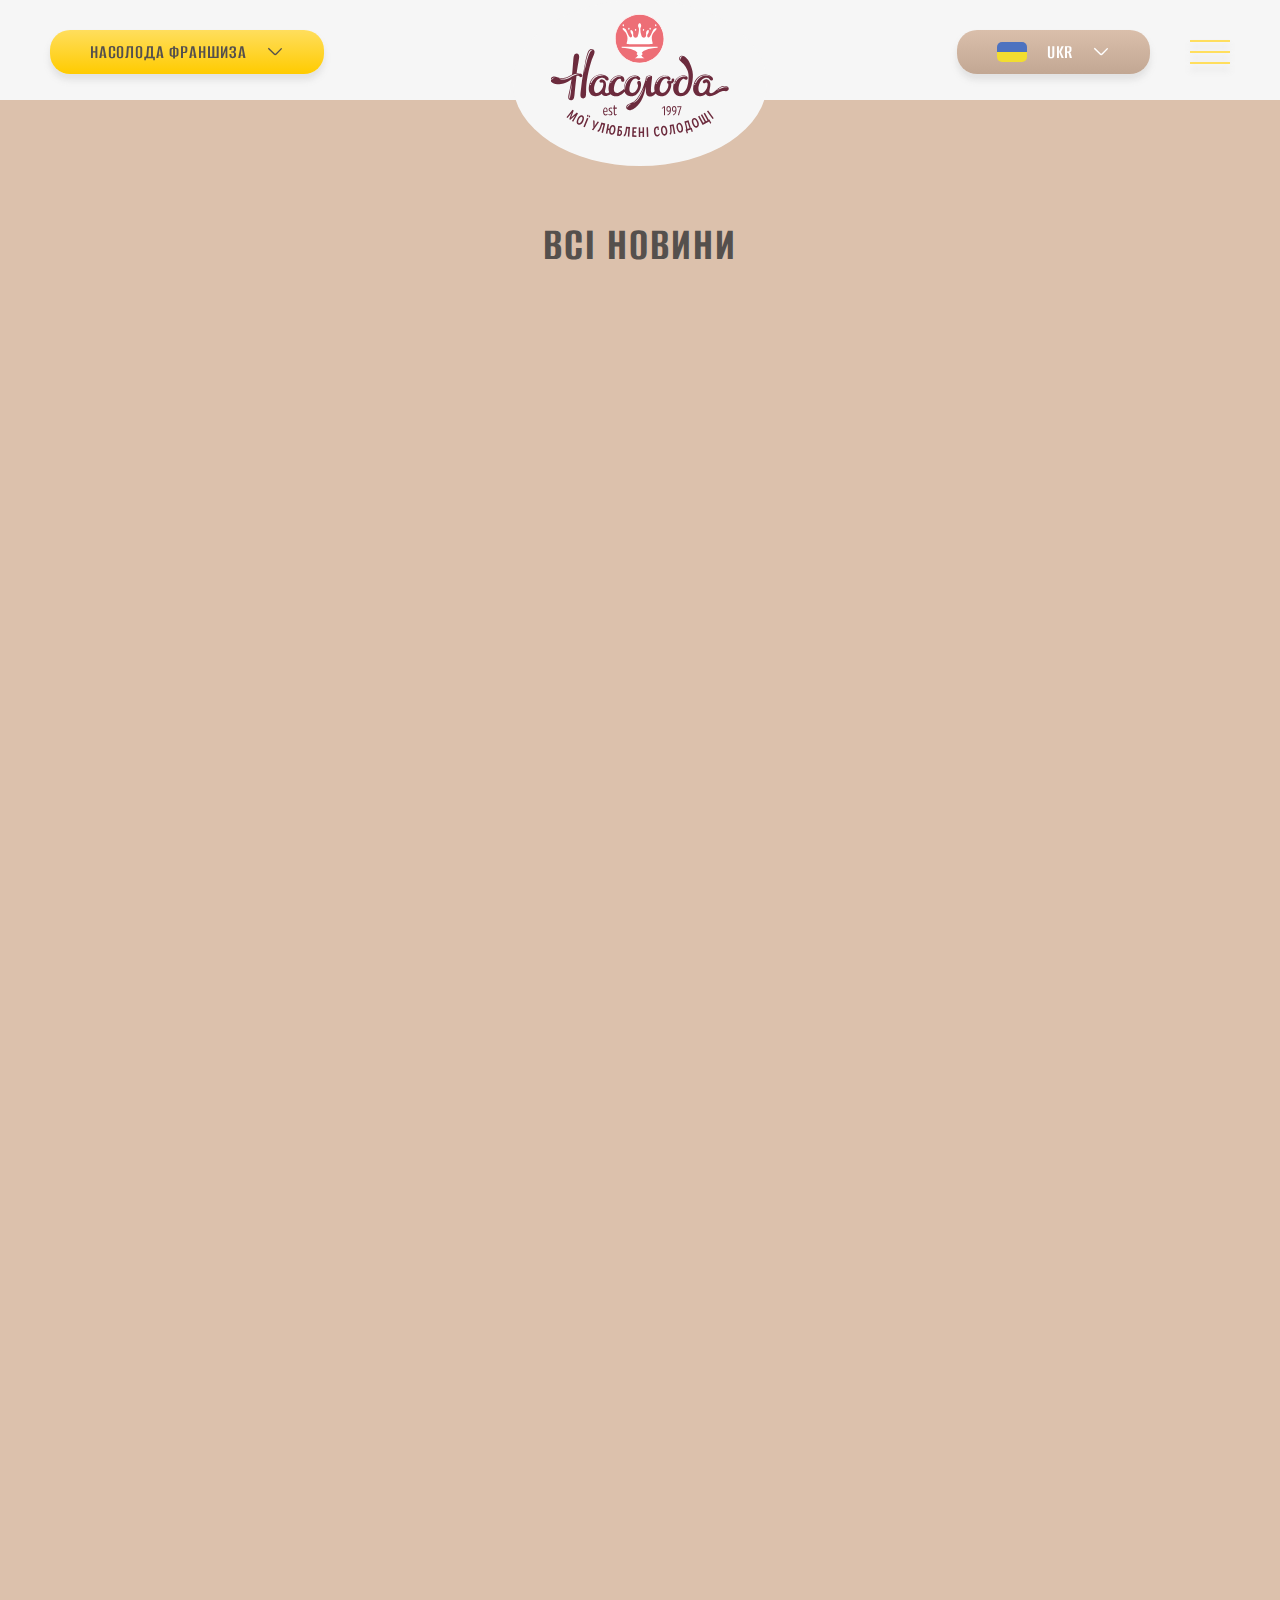
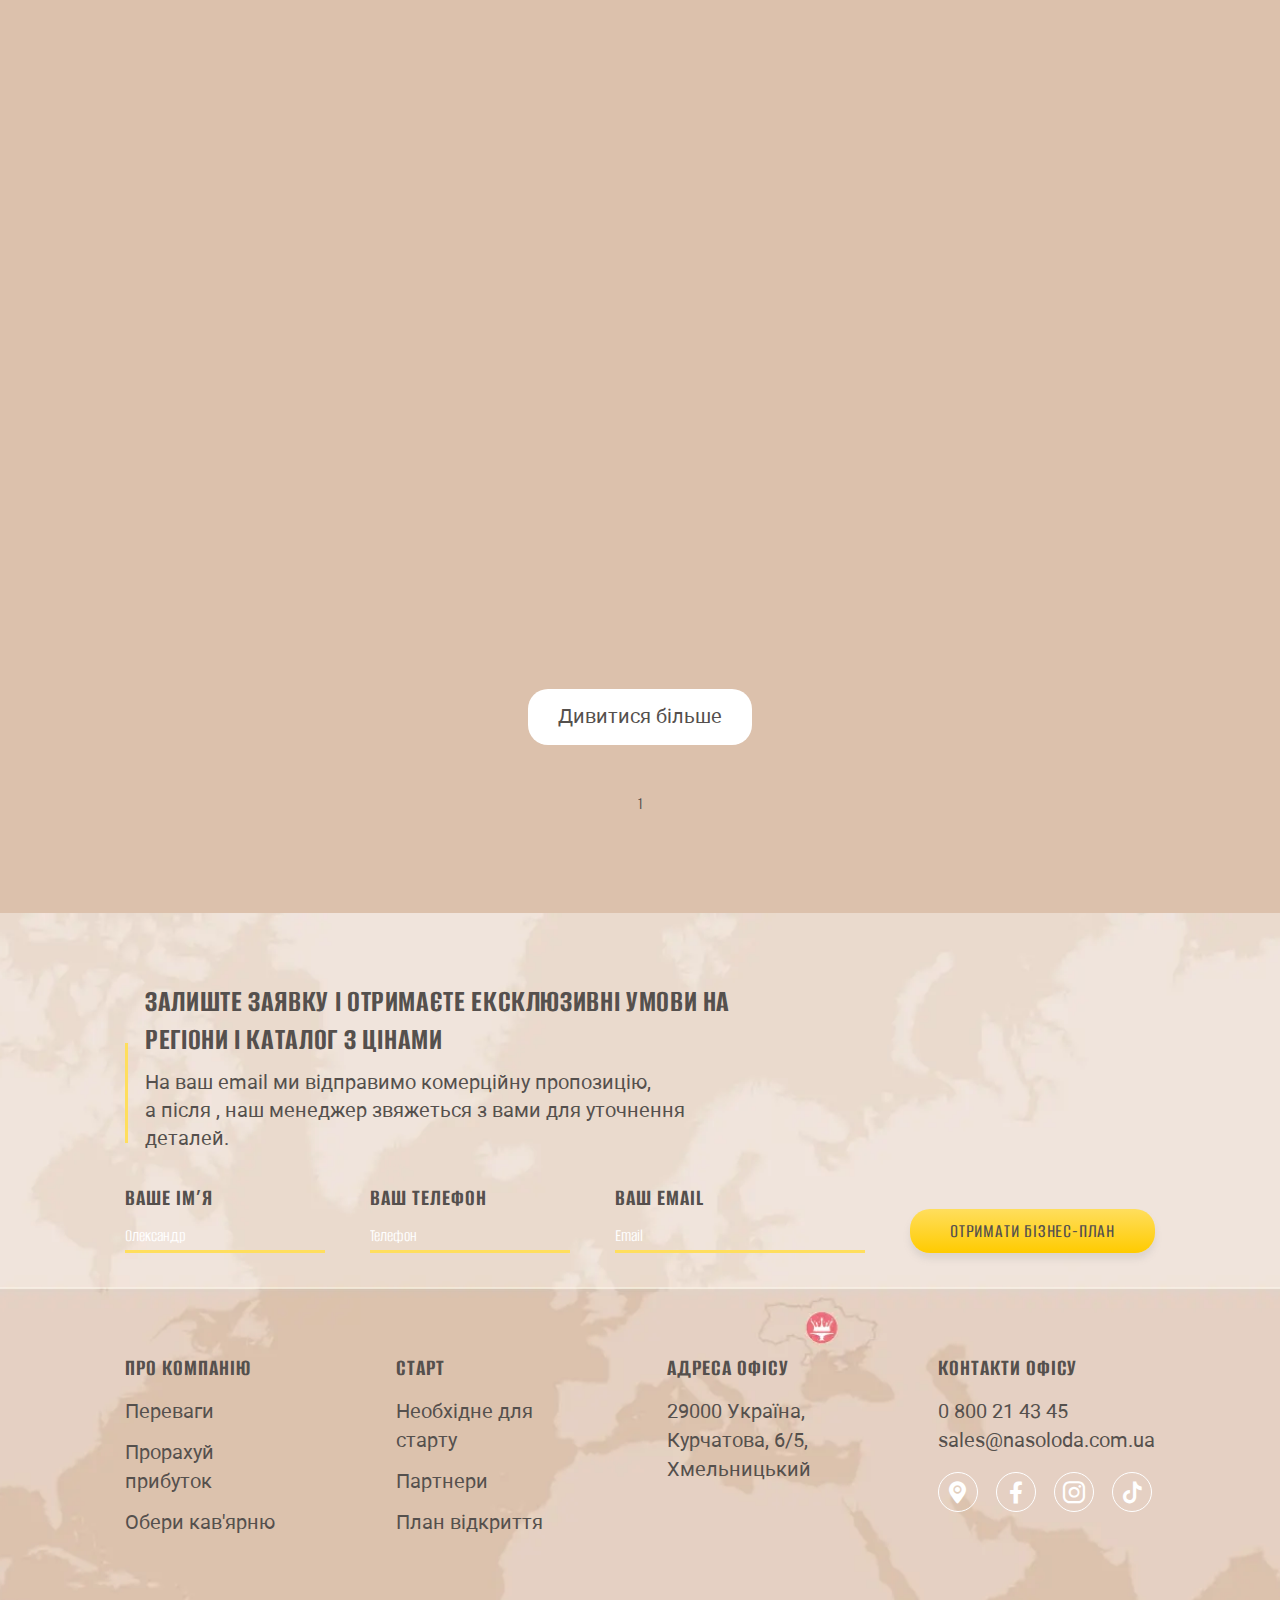
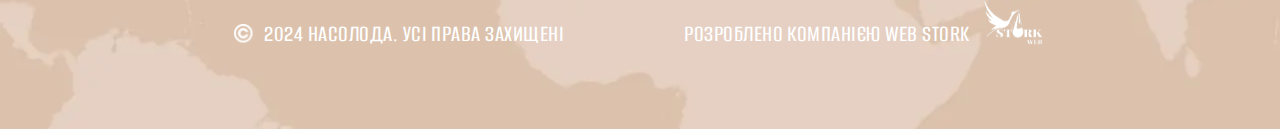
<file: page-news.html>
<!DOCTYPE html>
<html lang="uk">

<head>
	<title>Новини</title>
	<meta charset="UTF-8">
	<meta name="format-detection" content="telephone=no">
	<!-- <style>body{opacity: 0;}</style> -->
	<link rel="stylesheet" href="css/style.min.css?_v=20240330062810">
	<link rel="shortcut icon" href="favicon.ico">
	<!-- <meta name="robots" content="noindex, nofollow"> -->
	<meta name="viewport" content="width=device-width, initial-scale=1.0">
	<meta name="description" content="Насолода Франшиза">
</head>

<body>
	<div class="wrapper">
		<header class="header">
			<div class="header__container">
				<div class="header__body">
					<a href="home.html" class="header__logo"><img src="img/logo.svg" alt="logo"></a>
					<div class="header__actions">
						<div class="header__companies companies-header submenu-item">
							<button type="button" class="companies-header__button button submenu-button _icon-arrow">ФРАНШИЗА <span>НАСОЛОДА</span> </button>
							<ul class="companies-header__list">
								<li class="companies-header__item">
									<a href="#" class="companies-header__link">НАСОЛОДА КОМПАНІЯ</a>
								</li>
								<li class="companies-header__item">
									<a href="#" class="companies-header__link">НАСОЛОДА</a>
								</li>
							</ul>
						</div>
						<div class="header__languages languages-header submenu-item">
							<button type="button" class="languages-header__button button button_brown submenu-button _icon-arrow">UKR <span><img src="img/icons/icon-ukraine.svg" alt="icon"></span></button>
							<ul class="languages-header__list">
								<li class="languages-header__item">
									<a href="#" class="languages-header__link"><span><img src="img/icons/icon-uk.svg" alt="icon"></span> ENG</a>
								</li>
								<li class="languages-header__item">
									<a href="#" class="languages-header__link"><span><img src="img/icons/icon-pl.svg" alt="icon"></span> PL</a>
								</li>
							</ul>
						</div>
					</div>
					<button type="button" class="menu__icon icon-menu"><span></span></button>
					<div class="header__menu menu">
						<nav class="menu__body">
							<div class="menu__top">
								<a href="#" class="menu__button button button_menu" data-da=".menu__column_start, 991.98, 2">ОТРИМАТИ БІЗНЕС-ПЛАН</a>
								<div class="menu__languages languages-header submenu-item">
									<button type="button" class="languages-header__button button button_brown button_menu submenu-button _icon-arrow">UKR <span><img src="img/icons/icon-ukraine.svg" alt="icon"></span></button>
									<ul class="languages-header__list">
										<li class="languages-header__item">
											<a href="#" class="languages-header__link"><span><img src="img/icons/icon-uk.svg" alt="icon"></span> ENG</a>
										</li>
										<li class="languages-header__item">
											<a href="#" class="languages-header__link"><span><img src="img/icons/icon-pl.svg" alt="icon"></span> PL</a>
										</li>
									</ul>
								</div>
								<div class="menu__social social-menu" data-da=".menu__column_start, 991.98, 3">
									<a href="#" class="social-menu__link social-menu__link_location _icon-location"></a>
									<a href="#" class="social-menu__link social-menu__link_facebook _icon-facebook"></a>
									<a href="#" class="social-menu__link social-menu__link_instagram _icon-instagram"></a>
									<a href="#" class="social-menu__link social-menu__link_tiktok _icon-tiktok"></a>
								</div>
							</div>
							<div class="menu__columns">
								<div class="menu__column menu__column_about">
									<div class="menu__content">
										<div class="menu__label">ПРО КОМПАНІЮ</div>
										<ul class="menu__list">
											<li class="menu__item"><a href="#" data-goto-header data-goto=".uniqueness" class="menu__link">Чому ми?</a></li>
											<li class="menu__item"><a href="#" data-goto-header data-goto=".step-1" class="menu__link">Прорахуй прибуток</a></li>
											<li class="menu__item"><a href="#" data-goto-header data-goto=".step-3" class="menu__link">Обери локацію</a></li>
											<li class="menu__item"><a href="#" data-goto-header data-goto=".footer" class="menu__link">Контакти</a></li>
											<li class="menu__item"><a href="#" data-goto-header data-goto=".news-main" class="menu__link">Блог</a></li>
										</ul>
									</div>
								</div>
								<div class="menu__column menu__column_start">
									<div class="menu__label">Cтарт</div>
									<ul class="menu__list">
										<li class="menu__item"><a href="#" data-goto-header data-goto=".step-2" class="menu__link">Необхідне для старту</a></li>
										<li class="menu__item"><a href="#" data-goto-header data-goto=".projects" class="menu__link">Наші відкриття</a></li>
										<li class="menu__item"><a href="#" data-goto-header data-goto=".opening" class="menu__link">План відкриття</a></li>
									</ul>
								</div>
							</div>
							<img src="img/header/bg.svg" class="menu__background" data-da=".menu__column_about, 991.98, 3" alt="background image">
						</nav>
					</div>
				</div>
			</div>
		</header>
		<main class="page-news">
			<section class="page-news__news news">
				<div class="news__container">
					<div class="news__body">
						<h1 class="news__title">ВСІ НОВИНИ</h1>
						<div class="news__items">
							<article class="news__item item-news" data-watch data-watch-once data-watch-threshold="0.3">
								<a href="article.html" class="item-news__image -ibg">
									<picture><source srcset="img/news/image_1.webp" type="image/webp"><img src="img/news/image_1.jpg" alt="image"></picture>
								</a>
								<div class="item-news__body">
									<div class="item-news__content">
										<h2 class="item-news__title">
											<a href="article.html" class="item-news__title-link">Франшиза "Насолода Кав'ярня"</a>
										</h2>
										<div class="item-news__text">
											<p>Франшиза "Насолода Кав'ярня" вирізняється серед інших у світі гастрономії. Наша унікальність полягає в кількох ключових факторах, які роблять нашу франшизу неперевершеною у своєму сегменті. Дозвольте нам поділитися деякими фактами, які відображають унікальність "Насолоди Кав'ярні" та її особливість серед інших франшиз у галузі кавового бізнесу.</p>
										</div>
									</div>
									<a href="article.html" class="item-news__button button button_small">ЧИТАТИ ДАЛІ</a>
								</div>
							</article>
							<article class="news__item item-news" data-watch data-watch-once data-watch-threshold="0.3">
								<a href="article.html" class="item-news__image -ibg">
									<picture><source srcset="img/news/image_2.webp" type="image/webp"><img src="img/news/image_2.jpg" alt="image"></picture>
								</a>
								<div class="item-news__body">
									<div class="item-news__content">
										<h2 class="item-news__title">
											<a href="article.html" class="item-news__title-link">Франшиза "Насолода Кав'ярня"</a>
										</h2>
										<div class="item-news__text">
											<p>Франшиза "Насолода Кав'ярня" вирізняється серед інших у світі гастрономії. Наша унікальність полягає в кількох ключових факторах, які роблять нашу франшизу неперевершеною у своєму сегменті. Дозвольте нам поділитися деякими фактами, які відображають унікальність "Насолоди Кав'ярні" та її особливість серед інших франшиз у галузі кавового бізнесу.</p>
										</div>
									</div>
									<a href="article.html" class="item-news__button button button_small">ЧИТАТИ ДАЛІ</a>
								</div>
							</article>
							<article class="news__item item-news" data-watch data-watch-once data-watch-threshold="0.3">
								<a href="article.html" class="item-news__image -ibg">
									<picture><source srcset="img/news/image_3.webp" type="image/webp"><img src="img/news/image_3.jpg" alt="image"></picture>
								</a>
								<div class="item-news__body">
									<div class="item-news__content">
										<h2 class="item-news__title">
											<a href="article.html" class="item-news__title-link">Франшиза "Насолода Кав'ярня"</a>
										</h2>
										<div class="item-news__text">
											<p>Франшиза "Насолода Кав'ярня" вирізняється серед інших у світі гастрономії. Наша унікальність полягає в кількох ключових факторах, які роблять нашу франшизу неперевершеною у своєму сегменті. Дозвольте нам поділитися деякими фактами, які відображають унікальність "Насолоди Кав'ярні" та її особливість серед інших франшиз у галузі кавового бізнесу.</p>
										</div>
									</div>
									<a href="article.html" class="item-news__button button button_small">ЧИТАТИ ДАЛІ</a>
								</div>
							</article>
							<article class="news__item item-news" data-watch data-watch-once data-watch-threshold="0.3">
								<a href="article.html" class="item-news__image -ibg">
									<picture><source srcset="img/news/image_4.webp" type="image/webp"><img src="img/news/image_4.jpg" alt="image"></picture>
								</a>
								<div class="item-news__body">
									<div class="item-news__content">
										<h2 class="item-news__title">
											<a href="article.html" class="item-news__title-link">Франшиза "Насолода Кав'ярня"</a>
										</h2>
										<div class="item-news__text">
											<p>Франшиза "Насолода Кав'ярня" вирізняється серед інших у світі гастрономії. Наша унікальність полягає в кількох ключових факторах, які роблять нашу франшизу неперевершеною у своєму сегменті. Дозвольте нам поділитися деякими фактами, які відображають унікальність "Насолоди Кав'ярні" та її особливість серед інших франшиз у галузі кавового бізнесу.</p>
										</div>
									</div>
									<a href="article.html" class="item-news__button button button_small">ЧИТАТИ ДАЛІ</a>
								</div>
							</article>
							<article class="news__item item-news" data-watch data-watch-once data-watch-threshold="0.3">
								<a href="article.html" class="item-news__image -ibg">
									<picture><source srcset="img/news/image_5.webp" type="image/webp"><img src="img/news/image_5.jpg" alt="image"></picture>
								</a>
								<div class="item-news__body">
									<div class="item-news__content">
										<h2 class="item-news__title">
											<a href="article.html" class="item-news__title-link">Франшиза "Насолода Кав'ярня"</a>
										</h2>
										<div class="item-news__text">
											<p>Франшиза "Насолода Кав'ярня" вирізняється серед інших у світі гастрономії. Наша унікальність полягає в кількох ключових факторах, які роблять нашу франшизу неперевершеною у своєму сегменті. Дозвольте нам поділитися деякими фактами, які відображають унікальність "Насолоди Кав'ярні" та її особливість серед інших франшиз у галузі кавового бізнесу.</p>
										</div>
									</div>
									<a href="article.html" class="item-news__button button button_small">ЧИТАТИ ДАЛІ</a>
								</div>
							</article>
							<article class="news__item item-news" data-watch data-watch-once data-watch-threshold="0.3">
								<a href="article.html" class="item-news__image -ibg">
									<picture><source srcset="img/news/image_3.webp" type="image/webp"><img src="img/news/image_3.jpg" alt="image"></picture>
								</a>
								<div class="item-news__body">
									<div class="item-news__content">
										<h2 class="item-news__title">
											<a href="article.html" class="item-news__title-link">Франшиза "Насолода Кав'ярня"</a>
										</h2>
										<div class="item-news__text">
											<p>Франшиза "Насолода Кав'ярня" вирізняється серед інших у світі гастрономії. Наша унікальність полягає в кількох ключових факторах, які роблять нашу франшизу неперевершеною у своєму сегменті. Дозвольте нам поділитися деякими фактами, які відображають унікальність "Насолоди Кав'ярні" та її особливість серед інших франшиз у галузі кавового бізнесу.</p>
										</div>
									</div>
									<a href="article.html" class="item-news__button button button_small">ЧИТАТИ ДАЛІ</a>
								</div>
							</article>
							<article class="news__item item-news" data-watch data-watch-once data-watch-threshold="0.3">
								<a href="article.html" class="item-news__image -ibg">
									<picture><source srcset="img/news/image_4.webp" type="image/webp"><img src="img/news/image_4.jpg" alt="image"></picture>
								</a>
								<div class="item-news__body">
									<div class="item-news__content">
										<h2 class="item-news__title">
											<a href="article.html" class="item-news__title-link">Франшиза "Насолода Кав'ярня"</a>
										</h2>
										<div class="item-news__text">
											<p>Франшиза "Насолода Кав'ярня" вирізняється серед інших у світі гастрономії. Наша унікальність полягає в кількох ключових факторах, які роблять нашу франшизу неперевершеною у своєму сегменті. Дозвольте нам поділитися деякими фактами, які відображають унікальність "Насолоди Кав'ярні" та її особливість серед інших франшиз у галузі кавового бізнесу.</p>
										</div>
									</div>
									<a href="article.html" class="item-news__button button button_small">ЧИТАТИ ДАЛІ</a>
								</div>
							</article>
							<article class="news__item item-news" data-watch data-watch-once data-watch-threshold="0.3">
								<a href="article.html" class="item-news__image -ibg">
									<picture><source srcset="img/news/image_5.webp" type="image/webp"><img src="img/news/image_5.jpg" alt="image"></picture>
								</a>
								<div class="item-news__body">
									<div class="item-news__content">
										<h2 class="item-news__title">
											<a href="article.html" class="item-news__title-link">Франшиза "Насолода Кав'ярня"</a>
										</h2>
										<div class="item-news__text">
											<p>Франшиза "Насолода Кав'ярня" вирізняється серед інших у світі гастрономії. Наша унікальність полягає в кількох ключових факторах, які роблять нашу франшизу неперевершеною у своєму сегменті. Дозвольте нам поділитися деякими фактами, які відображають унікальність "Насолоди Кав'ярні" та її особливість серед інших франшиз у галузі кавового бізнесу.</p>
										</div>
									</div>
									<a href="article.html" class="item-news__button button button_small">ЧИТАТИ ДАЛІ</a>
								</div>
							</article>
							<article class="news__item item-news" data-watch data-watch-once data-watch-threshold="0.3">
								<a href="article.html" class="item-news__image -ibg">
									<picture><source srcset="img/news/image_5.webp" type="image/webp"><img src="img/news/image_5.jpg" alt="image"></picture>
								</a>
								<div class="item-news__body">
									<div class="item-news__content">
										<h2 class="item-news__title">
											<a href="article.html" class="item-news__title-link">Франшиза "Насолода Кав'ярня"</a>
										</h2>
										<div class="item-news__text">
											<p>Франшиза "Насолода Кав'ярня" вирізняється серед інших у світі гастрономії. Наша унікальність полягає в кількох ключових факторах, які роблять нашу франшизу неперевершеною у своєму сегменті. Дозвольте нам поділитися деякими фактами, які відображають унікальність "Насолоди Кав'ярні" та її особливість серед інших франшиз у галузі кавового бізнесу.</p>
										</div>
									</div>
									<a href="article.html" class="item-news__button button button_small">ЧИТАТИ ДАЛІ</a>
								</div>
							</article>
							<article class="news__item item-news" data-watch data-watch-once data-watch-threshold="0.3">
								<a href="article.html" class="item-news__image -ibg">
									<picture><source srcset="img/news/image_3.webp" type="image/webp"><img src="img/news/image_3.jpg" alt="image"></picture>
								</a>
								<div class="item-news__body">
									<div class="item-news__content">
										<h2 class="item-news__title">
											<a href="article.html" class="item-news__title-link">Франшиза "Насолода Кав'ярня"</a>
										</h2>
										<div class="item-news__text">
											<p>Франшиза "Насолода Кав'ярня" вирізняється серед інших у світі гастрономії. Наша унікальність полягає в кількох ключових факторах, які роблять нашу франшизу неперевершеною у своєму сегменті. Дозвольте нам поділитися деякими фактами, які відображають унікальність "Насолоди Кав'ярні" та її особливість серед інших франшиз у галузі кавового бізнесу.</p>
										</div>
									</div>
									<a href="article.html" class="item-news__button button button_small">ЧИТАТИ ДАЛІ</a>
								</div>
							</article>
							<article class="news__item item-news" data-watch data-watch-once data-watch-threshold="0.3">
								<a href="article.html" class="item-news__image -ibg">
									<picture><source srcset="img/news/image_4.webp" type="image/webp"><img src="img/news/image_4.jpg" alt="image"></picture>
								</a>
								<div class="item-news__body">
									<div class="item-news__content">
										<h2 class="item-news__title">
											<a href="article.html" class="item-news__title-link">Франшиза "Насолода Кав'ярня"</a>
										</h2>
										<div class="item-news__text">
											<p>Франшиза "Насолода Кав'ярня" вирізняється серед інших у світі гастрономії. Наша унікальність полягає в кількох ключових факторах, які роблять нашу франшизу неперевершеною у своєму сегменті. Дозвольте нам поділитися деякими фактами, які відображають унікальність "Насолоди Кав'ярні" та її особливість серед інших франшиз у галузі кавового бізнесу.</p>
										</div>
									</div>
									<a href="article.html" class="item-news__button button button_small">ЧИТАТИ ДАЛІ</a>
								</div>
							</article>
							<article class="news__item item-news" data-watch data-watch-once data-watch-threshold="0.3">
								<a href="article.html" class="item-news__image -ibg">
									<picture><source srcset="img/news/image_5.webp" type="image/webp"><img src="img/news/image_5.jpg" alt="image"></picture>
								</a>
								<div class="item-news__body">
									<div class="item-news__content">
										<h2 class="item-news__title">
											<a href="article.html" class="item-news__title-link">Франшиза "Насолода Кав'ярня"</a>
										</h2>
										<div class="item-news__text">
											<p>Франшиза "Насолода Кав'ярня" вирізняється серед інших у світі гастрономії. Наша унікальність полягає в кількох ключових факторах, які роблять нашу франшизу неперевершеною у своєму сегменті. Дозвольте нам поділитися деякими фактами, які відображають унікальність "Насолоди Кав'ярні" та її особливість серед інших франшиз у галузі кавового бізнесу.</p>
										</div>
									</div>
									<a href="article.html" class="item-news__button button button_small">ЧИТАТИ ДАЛІ</a>
								</div>
							</article>
						</div>
						<button type="button" class="news__button">Дивитися більше</button>
						<div class="news__pagination">1</div>
					</div>
				</div>
			</section>
			<div data-showmore class="block">
				<div data-showmore-content class="block__content"></div>
				<button hidden data-showmore-button type="button" class="block__more"><span>Показати ще</span><span>Скыть</span></button>
			</div>
		</main>
		<footer class="footer">
			<div class="footer__container">
				<div class="footer__body">
					<div class="footer__top top-footer">
						<div class="top-footer__content">
							<h3 class="top-footer__title">Залиште заявку і отримаєте ексклюзивні умови
								на регіони і каталог з цінами</h3>
							<div class="top-footer__text">На ваш email ми відправимо комерційну пропозицію, <br>
								а після , наш менеджер звяжеться з вами для уточнення деталей.</div>
						</div>
						<div class="top-footer__form form">
							<form action="files/sendmail/sendmail.php" method="POST" id="form-footer" class="form__body">
								<div class="form__item form__item_name">
									<label for="formName" class="form__label">Ваше ім’я</label>
									<input autocomplete="off" type="text" name="form[Name]" id="formName" data-error="Помилка" placeholder="Олександр" class="form__input input">
								</div>
								<div class="form__item form__item_phone">
									<label for="formPhone" class="form__label">Ваш телефон</label>
									<input autocomplete="off" type="tel" name="form[Phone]" id="formPhone" data-error="Помилка" placeholder="Телефон" class="form__input input">
								</div>
								<div class="form__item form__item_email">
									<label for="formEmail" class="form__label">ВАШ EMAIL</label>
									<input autocomplete="off" type="text" name="form[Email]" id="formEmail" data-error="Помилка" placeholder="Email" class="form__input input">
								</div>
								<button type="submit" class="form__button button">ОТРИМАТИ БІЗНЕС-ПЛАН</button>
							</form>
						</div>
					</div>
					<div class="footer__bottom bottom-footer">
						<div class="bottom-footer__body">
							<div class="bottom-footer__columns">
								<div class="bottom-footer__column">
									<h4 class="bottom-footer__title">ПРО КОМПАНІЮ</h4>
									<div class="bottom-footer__body">
										<ul class="bottom-footer__list">
											<li class="bottom-footer__item">
												<a href="#" class="bottom-footer__link">Переваги</a>
											</li>
											<li class="bottom-footer__item">
												<a href="#" class="bottom-footer__link">Прорахуй прибуток</a>
											</li>
											<li class="bottom-footer__item">
												<a href="#" class="bottom-footer__link">Обери кав'ярню</a>
											</li>
										</ul>
									</div>
								</div>
								<div class="bottom-footer__column">
									<h4 class="bottom-footer__title">СТАРТ</h4>
									<div class="bottom-footer__body">
										<ul class="bottom-footer__list">
											<li class="bottom-footer__item">
												<a href="#" class="bottom-footer__link">Необхідне для старту</a>
											</li>
											<li class="bottom-footer__item">
												<a href="#" class="bottom-footer__link">Партнери</a>
											</li>
											<li class="bottom-footer__item">
												<a href="#" class="bottom-footer__link">План відкриття</a>
											</li>
										</ul>
									</div>
								</div>
								<div class="bottom-footer__column">
									<h4 class="bottom-footer__title">АДРЕСА оФІСУ</h4>
									<div class="bottom-footer__body">
										<a href="#" class="bottom-footer__link">29000 Україна,
											Курчатова, 6/5,
											Хмельницький</a>
									</div>
								</div>
								<div class="bottom-footer__column">
									<h4 class="bottom-footer__title">КОНТАКТИ ОФІСУ</h4>
									<div class="bottom-footer__body">
										<div class="bottom-footer__links">
											<a href="tel:0800214345" class="bottom-footer__link">0 800 21 43 45</a>
											<a href="mailto:sales@nasoloda.com.ua" class="bottom-footer__link">sales@nasoloda.com.ua</a>
										</div>
										<div class="bottom-footer__social social-footer" data-da=".bottom-footer, 991.98, 1">
											<a href="#" class="social-footer__link social-footer__link_location _icon-location"></a>
											<a href="#" class="social-footer__link social-footer__link_facebook _icon-facebook"></a>
											<a href="#" class="social-footer__link social-footer__link_instagram _icon-instagram"></a>
											<a href="#" class="social-footer__link social-footer__link_tiktok _icon-tiktok"></a>
										</div>
									</div>
								</div>
							</div>
						</div>
						<div class="bottom-footer__info">
							<div class="bottom-footer__rights"><span><img src="img/icons/icon-right.svg" alt="icon right"></span> 2024 НАСОЛОДА. УСІ ПРАВА ЗАХИЩЕНІ</div>
							<div class="bottom-footer__dev">РОЗРОБЛЕНО КОМПАНІЄЮ WEB STORK <span><img src="img/footer/icon-webstork.svg" alt="icon web stork"></span></div>
						</div>
					</div>
				</div>
			</div>
		</footer>
	</div>
	<script src="js/app.min.js?_v=20240330062810"></script>
</body>

</html>
</file>
<file: css/style.min.css>
@charset "UTF-8";@import url(https://fonts.googleapis.com/css?family=Alumni+Sans:regular,500,600,700&display=swap);@font-face{font-family:Araboto;font-display:swap;src:url("../fonts/Araboto Light 400.woff2") format("woff2"),url("../fonts/Araboto Light 400.woff") format("woff");font-weight:300;font-style:normal}@font-face{font-family:Araboto;font-display:swap;src:url("../fonts/Araboto Medium 400.woff2") format("woff2"),url("../fonts/Araboto Medium 400.woff") format("woff");font-weight:500;font-style:normal}@font-face{font-family:Araboto;font-display:swap;src:url("../fonts/Araboto Normal 400.woff2") format("woff2"),url("../fonts/Araboto Normal 400.woff") format("woff");font-weight:400;font-style:normal}@font-face{font-family:icons;font-display:swap;src:url(../fonts/icons.woff2) format("woff2"),url(../fonts/icons.woff) format("woff");font-weight:400;font-style:normal}[class*=_icon-]:before{font-family:icons;font-style:normal;font-weight:400;font-variant:normal;text-transform:none;line-height:1;-webkit-font-smoothing:antialiased;-moz-osx-font-smoothing:grayscale}[class*=_icon-]:before{display:block}._icon-plus:before{content:"\e908"}._icon-arrow:before{content:"\e900"}._icon-facebook:before{content:"\e901"}._icon-instagram:before{content:"\e902"}._icon-location:before{content:"\e903"}._icon-money:before{content:"\e904"}._icon-phone:before{content:"\e905"}._icon-arrow-slider:before{content:"\e906"}._icon-tiktok:before{content:"\e907"}*{padding:0;margin:0;border:0}*,:after,:before{-webkit-box-sizing:border-box;box-sizing:border-box}body,html{height:100%;min-width:320px}body{color:#55504d;line-height:1;font-family:"Alumni Sans";font-size:1.125rem;-ms-text-size-adjust:100%;-moz-text-size-adjust:100%;-webkit-text-size-adjust:100%;-webkit-font-smoothing:antialiased;-moz-osx-font-smoothing:grayscale}button,input,textarea{font-family:"Alumni Sans";font-size:inherit}button{cursor:pointer;color:inherit;background-color:transparent}a{color:inherit;text-decoration:none}ul li{list-style:none}img{vertical-align:top}h1,h2,h3,h4,h5,h6{font-weight:inherit;font-size:inherit}.lock body{overflow:hidden;-ms-touch-action:none;touch-action:none;-ms-scroll-chaining:none;overscroll-behavior:none}.wrapper{min-height:100%;display:-webkit-box;display:-ms-flexbox;display:flex;-webkit-box-orient:vertical;-webkit-box-direction:normal;-ms-flex-direction:column;flex-direction:column;overflow:hidden}@supports (overflow:clip){.wrapper{overflow:clip}}.wrapper>main{-webkit-box-flex:1;-ms-flex:1 1 auto;flex:1 1 auto}.wrapper>*{min-width:0}[class*=__container]{max-width:76.875rem;margin:0 auto;padding:0 .9375rem}.button{display:-webkit-inline-box;display:-ms-inline-flexbox;display:inline-flex;-webkit-box-shadow:0 6px 6px 0 rgba(168,168,168,.25);box-shadow:0 6px 6px 0 rgba(168,168,168,.25);background:-webkit-gradient(linear,left top,left bottom,from(#ffde5d),to(#ffcb00));background:linear-gradient(180deg,#ffde5d 0,#ffcb00 100%);border-radius:1.25rem;-webkit-transition:-webkit-transform .5s ease 0s;transition:-webkit-transform .5s ease 0s;transition:transform .5s ease 0s;transition:transform .5s ease 0s,-webkit-transform .5s ease 0s;font-weight:500;text-transform:uppercase;letter-spacing:.04em;-webkit-box-pack:center;-ms-flex-pack:center;justify-content:center;-webkit-box-align:center;-ms-flex-align:center;align-items:center}.button._fw{width:100%}.button_brown{padding:0 20px;-webkit-box-shadow:0 6px 6px 0 rgba(168,168,168,.25);box-shadow:0 6px 6px 0 rgba(168,168,168,.25);background:-webkit-gradient(linear,left top,left bottom,from(#dabfab),to(#c2a793));background:linear-gradient(180deg,#dabfab 0,#c2a793 100%);color:#fff}.button_menu{height:2.75rem}.button_small{font-weight:400}input[type=email],input[type=tel],input[type=text],textarea{-webkit-appearance:none;-moz-appearance:none;appearance:none}.input{width:100%;height:2.0625rem;display:block;padding:0 0;border-bottom:3px solid #ffde5d;background-color:transparent}.input::-webkit-input-placeholder{color:#fff;line-height:1.45}.input::-moz-placeholder{color:#fff;line-height:1.45}.input:-ms-input-placeholder{color:#fff;line-height:1.45}.input::-ms-input-placeholder{color:#fff;line-height:1.45}.input::placeholder{color:#fff;line-height:1.45}.input._form-focus{outline:0}.input_popup{background-color:#e8ddbd;font-family:Araboto;font-weight:300;line-height:2.1666666667;border:none}.input_popup::-webkit-input-placeholder{color:#55504d}.input_popup::-moz-placeholder{color:#55504d}.input_popup:-ms-input-placeholder{color:#55504d}.input_popup::-ms-input-placeholder{color:#55504d}.input_popup::placeholder{color:#55504d}.input[placeholder]:not([data-placeholder-nohiden])::-webkit-input-placeholder{-webkit-transition:opacity .3s;transition:opacity .3s}.input[placeholder]:not([data-placeholder-nohiden])::-moz-placeholder{-moz-transition:opacity .3s;transition:opacity .3s}.input[placeholder]:not([data-placeholder-nohiden]):-ms-input-placeholder{-ms-transition:opacity .3s;transition:opacity .3s}.input[placeholder]:not([data-placeholder-nohiden])::-ms-input-placeholder{-ms-transition:opacity .3s;transition:opacity .3s}.input[placeholder]:not([data-placeholder-nohiden])::placeholder{-webkit-transition:opacity .3s;transition:opacity .3s}.input[placeholder]:not([data-placeholder-nohiden]):focus::-webkit-input-placeholder{opacity:0}.input[placeholder]:not([data-placeholder-nohiden]):focus::-moz-placeholder{opacity:0}.input[placeholder]:not([data-placeholder-nohiden]):focus:-ms-input-placeholder{opacity:0}.input[placeholder]:not([data-placeholder-nohiden]):focus::-ms-input-placeholder{opacity:0}.input[placeholder]:not([data-placeholder-nohiden]):focus::placeholder{opacity:0}textarea.input{resize:none}body::after{content:"";background-color:rgba(0,0,0,.5);position:fixed;width:100%;height:100%;top:0;left:0;opacity:0;-webkit-transition:opacity .8s ease 0s;transition:opacity .8s ease 0s;pointer-events:none;z-index:149}.popup-show body::after{opacity:1}.popup{position:fixed;top:0;left:0;bottom:0;right:0;padding:30px 10px;-webkit-transition:visibility .8s ease 0s;transition:visibility .8s ease 0s;visibility:hidden;pointer-events:none}.popup_show{z-index:150;visibility:visible;overflow:auto;pointer-events:auto}.popup_show .popup__content{visibility:visible;-webkit-transform:scale(1);-ms-transform:scale(1);transform:scale(1)}.popup__wrapper{display:-webkit-box;display:-ms-flexbox;display:flex;-webkit-box-orient:vertical;-webkit-box-direction:normal;-ms-flex-direction:column;flex-direction:column;-webkit-box-align:center;-ms-flex-align:center;align-items:center;min-height:100%;-webkit-box-flex:1;-ms-flex:1 1 auto;flex:1 1 auto;width:100%;display:flex;-webkit-box-pack:center;-ms-flex-pack:center;justify-content:center;align-items:center}.popup__content{visibility:hidden;-webkit-transform:scale(0);-ms-transform:scale(0);transform:scale(0);-webkit-transition:-webkit-transform .3s ease 0s;transition:-webkit-transform .3s ease 0s;transition:transform .3s ease 0s;transition:transform .3s ease 0s,-webkit-transform .3s ease 0s;background-color:#fff;width:100%;max-width:503px;border-radius:20px}.lock .popup__content{visibility:visible}.popup__content_ok{max-width:265px}.popup__body{display:-webkit-box;display:-ms-flexbox;display:flex;-webkit-box-orient:vertical;-webkit-box-direction:normal;-ms-flex-direction:column;flex-direction:column}.popup__body_ok{-webkit-box-align:center;-ms-flex-align:center;align-items:center}.popup__subtitle,.popup__title{line-height:1.1944444444;font-weight:700;letter-spacing:.02em;text-transform:uppercase;text-align:center;color:#a77a63}.popup__subtitle{line-height:1.2142857143;color:#55504d}.popup__text{line-height:1.4375;text-align:center;font-family:Araboto}.popup__form{display:-webkit-box;display:-ms-flexbox;display:flex;-webkit-box-orient:vertical;-webkit-box-direction:normal;-ms-flex-direction:column;flex-direction:column;-webkit-box-align:center;-ms-flex-align:center;align-items:center}.popup__input{-ms-flex-item-align:stretch;-ms-grid-row-align:stretch;align-self:stretch;display:block;width:100%}.popup__button{margin-top:.3125rem}.popup__close{position:absolute;top:1.25rem;right:1.25rem;border-radius:50%;border:3px solid #a77a63;display:-webkit-box;display:-ms-flexbox;display:flex;-webkit-box-pack:center;-ms-flex-pack:center;justify-content:center;-webkit-box-align:center;-ms-flex-align:center;align-items:center}.popup__close::before{color:#a77a63;-webkit-transform:rotate(45deg);-ms-transform:rotate(45deg);transform:rotate(45deg);-webkit-transition:-webkit-transform .4s ease 0s;transition:-webkit-transform .4s ease 0s;transition:transform .4s ease 0s;transition:transform .4s ease 0s,-webkit-transform .4s ease 0s}.popup__close_ok{top:.9375rem;right:.9375rem}.spollers{display:-ms-grid;display:grid;width:100%;counter-reset:section}.spollers__item{background:linear-gradient(82deg,#e8ddbd 0,#f9f4e6 50.5%,#e8ddbd 100%);-webkit-transform:translate(-100%,0);-ms-transform:translate(-100%,0);transform:translate(-100%,0);opacity:0}._watcher-view .spollers__item{-webkit-animation:items-spollers 1s forwards;animation:items-spollers 1s forwards}@-webkit-keyframes items-spollers{100%{opacity:1;-webkit-transform:translate(0,0);transform:translate(0,0)}}@keyframes items-spollers{100%{opacity:1;-webkit-transform:translate(0,0);transform:translate(0,0)}}.spollers__item:nth-child(1){-webkit-animation-delay:0s;animation-delay:0s}.spollers__item:nth-child(2){-webkit-animation-delay:.2s;animation-delay:.2s}.spollers__item:nth-child(3){-webkit-animation-delay:.4s;animation-delay:.4s}.spollers__item:nth-child(4){-webkit-animation-delay:.6s;animation-delay:.6s}.spollers__item:nth-child(5){-webkit-animation-delay:.8s;animation-delay:.8s}.spollers__item:nth-child(6){-webkit-animation-delay:1s;animation-delay:1s}.spollers__item:nth-child(7){-webkit-animation-delay:1.2s;animation-delay:1.2s}.spollers__title{display:-webkit-box;display:-ms-flexbox;display:flex;-webkit-box-align:center;-ms-flex-align:center;align-items:center;width:100%;background:linear-gradient(82deg,#e8ddbd 0,#f9f4e6 50.5%,#e8ddbd 100%);cursor:default;text-align:left;padding:.3125rem .3125rem;letter-spacing:.02em;text-transform:uppercase;position:relative}.spollers__title span{border-radius:50%;background-color:#ffde5d;display:-webkit-box;display:-ms-flexbox;display:flex;-webkit-box-pack:center;-ms-flex-pack:center;justify-content:center;-webkit-box-align:center;-ms-flex-align:center;align-items:center;font-weight:700;position:relative;z-index:2}.spollers__title span::before{content:counters(section, ".");counter-increment:section}.spollers__title::before{position:absolute;top:.3125rem;right:.3125rem;border-radius:50%;background-color:#a77a63;display:-webkit-box;display:-ms-flexbox;display:flex;-webkit-box-pack:center;-ms-flex-pack:center;justify-content:center;-webkit-box-align:center;-ms-flex-align:center;align-items:center;color:#fff;-webkit-transition:all .5s ease 0s;transition:all .5s ease 0s}._spoller-init .spollers__title{cursor:pointer}.spollers__title._spoller-active{border-radius:1.875rem}.spollers__title._spoller-active::before{-webkit-transform:rotate(135deg);-ms-transform:rotate(135deg);transform:rotate(135deg)}.spollers__body{padding-top:.9375rem;padding-bottom:1.25rem}.spollers__body ul li{max-width:40.3125rem;padding-left:1.75rem;font-family:Araboto;font-weight:300;letter-spacing:.02em;position:relative}.spollers__body ul li::before{content:"";position:absolute;top:.375rem;left:.75rem;width:.1875rem;height:.1875rem;border-radius:50%;background-color:#55504d}.spollers__body ul li:not(:last-child){margin-bottom:.625rem}[data-showmore-button] span:last-child{display:none}._showmore-active [data-showmore-button] span{display:none}._showmore-active [data-showmore-button] span:last-child{display:block}[class*=-ibg]{position:relative}[class*=-ibg] img{position:absolute;width:100%;height:100%;top:0;left:0;-o-object-fit:cover;object-fit:cover}[class*=-ibg_contain] img{-o-object-fit:contain;object-fit:contain}.call{position:fixed;z-index:99;left:85%;border-radius:50%;background:-webkit-gradient(linear,left top,left bottom,from(#ffde5d),to(#ffcb00));background:linear-gradient(180deg,#ffde5d 0,#ffcb00 100%);display:-webkit-box;display:-ms-flexbox;display:flex;-webkit-box-pack:center;-ms-flex-pack:center;justify-content:center;-webkit-box-align:center;-ms-flex-align:center;align-items:center;-webkit-transition:-webkit-transform .3s ease 0s;transition:-webkit-transform .3s ease 0s;transition:transform .3s ease 0s;transition:transform .3s ease 0s,-webkit-transform .3s ease 0s}.title_64{font-weight:700;text-transform:uppercase;letter-spacing:.02em}.title_36{font-weight:700;letter-spacing:.04em;text-transform:uppercase;text-align:center}.companies-header__list,.languages-header__list{position:absolute;width:100%;min-height:9.25rem;top:0;left:0;opacity:0;visibility:hidden;pointer-events:none;-webkit-transition:all .5s ease 0s;transition:all .5s ease 0s;-webkit-box-shadow:0 6px 6px 0 rgba(168,168,168,.25);box-shadow:0 6px 6px 0 rgba(168,168,168,.25);background-color:#f6f6f6;border-radius:1.25rem;display:-webkit-box;display:-ms-flexbox;display:flex;-webkit-box-orient:vertical;-webkit-box-direction:normal;-ms-flex-direction:column;flex-direction:column;-webkit-box-pack:end;-ms-flex-pack:end;justify-content:end;gap:.625rem}._active .companies-header__list,._active .languages-header__list{opacity:1;visibility:visible;pointer-events:auto}.top-step{display:-webkit-box;display:-ms-flexbox;display:flex;-webkit-box-align:center;-ms-flex-align:center;align-items:center;border:2px solid #a77a63}.top-step_white{color:#fff;border-color:#ffde5d}.top-step__label{font-weight:700;color:#fff;letter-spacing:.02em;text-transform:uppercase;background-color:#a77a63;display:-webkit-box;display:-ms-flexbox;display:flex;-webkit-box-pack:center;-ms-flex-pack:center;justify-content:center;-webkit-box-align:center;-ms-flex-align:center;align-items:center}.top-step__label_white{background-color:#ffde5d}.top-step__title{font-weight:700;letter-spacing:.02em;text-transform:uppercase;text-align:center;color:#a77a63}.top-step__title_white{color:#fff}.slider-controls{display:-webkit-box;display:-ms-flexbox;display:flex;-webkit-box-align:center;-ms-flex-align:center;align-items:center;gap:1.25rem}.slider-arrow{width:1.625rem;height:1.625rem;border-radius:50%;background-color:#ffde5d;display:-webkit-box;display:-ms-flexbox;display:flex;-webkit-box-pack:center;-ms-flex-pack:center;justify-content:center;-webkit-box-align:center;-ms-flex-align:center;align-items:center}.slider-arrow::before{font-size:.75rem}.header{position:fixed;width:100%;top:-120%;left:0;z-index:50;-webkit-transition:all .5s ease .8s;transition:all .5s ease .8s}.header::after,.header::before{content:"";position:fixed;top:-120%;background-color:#f6f6f6;-webkit-transition:all .5s ease .3s;transition:all .5s ease .3s}.header::before{content:"";width:100%;left:0}.header::after{content:"";left:50%;-webkit-transform:translate(-50%,0);-ms-transform:translate(-50%,0);transform:translate(-50%,0);-webkit-clip-path:ellipse(50% 50%);clip-path:ellipse(50% 50%)}.loaded .header{top:0}.loaded .header::after,.loaded .header::before{top:0}.header__container{display:-webkit-box;display:-ms-flexbox;display:flex}.header__body{-webkit-box-flex:1;-ms-flex:1 1 100%;flex:1 1 100%;position:relative;display:-webkit-box;display:-ms-flexbox;display:flex}.header__logo{position:absolute;top:.875rem;left:50%;-webkit-transform:translate(-50%,0);-ms-transform:translate(-50%,0);transform:translate(-50%,0);z-index:2}.header__logo img{max-width:100%}.header__actions{-ms-flex-item-align:start;-ms-grid-row-align:start;align-self:start;-webkit-box-flex:1;-ms-flex:1 1 auto;flex:1 1 auto;display:-webkit-box;display:-ms-flexbox;display:flex;-webkit-box-pack:justify;-ms-flex-pack:justify;justify-content:space-between;margin-right:2.5rem}.companies-header{position:relative}.companies-header__button{position:relative;z-index:1;-webkit-box-orient:horizontal;-webkit-box-direction:reverse;-ms-flex-direction:row-reverse;flex-direction:row-reverse;-webkit-box-align:center;-ms-flex-align:center;align-items:center;gap:.3125rem;font-weight:600}.companies-header__button::before{-webkit-transform:rotate(0);-ms-transform:rotate(0);transform:rotate(0);-webkit-transition:all .5s ease 0s;transition:all .5s ease 0s}._active .companies-header__button{-webkit-transform:translate(0,-5px);-ms-transform:translate(0,-5px);transform:translate(0,-5px)}._active .companies-header__button::before{-webkit-transform:rotate(-180deg);-ms-transform:rotate(-180deg);transform:rotate(-180deg)}.companies-header__item{font-weight:600;text-transform:uppercase;letter-spacing:.04em;line-height:1.2}.companies-header__link{padding-bottom:.1875rem;position:relative}.companies-header__link::after{content:"";position:absolute;left:0;bottom:0;height:2px;width:0;background-color:#55504d;-webkit-transition:width .5s ease 0s;transition:width .5s ease 0s}.languages-header{position:relative}.languages-header__button{position:relative;z-index:1;display:-webkit-box;display:-ms-flexbox;display:flex;-webkit-box-orient:horizontal;-webkit-box-direction:reverse;-ms-flex-direction:row-reverse;flex-direction:row-reverse;-webkit-box-align:center;-ms-flex-align:center;align-items:center;gap:1.25rem;font-weight:600}.languages-header__button span{display:-webkit-box;display:-ms-flexbox;display:flex;-webkit-box-pack:center;-ms-flex-pack:center;justify-content:center;-webkit-box-align:center;-ms-flex-align:center;align-items:center;border-radius:5px;overflow:hidden}.languages-header__button span img{max-width:100%}.languages-header__button::before{-webkit-transform:rotate(0);-ms-transform:rotate(0);transform:rotate(0);-webkit-transition:all .5s ease 0s;transition:all .5s ease 0s}._active .languages-header__button{-webkit-transform:translate(0,-5px);-ms-transform:translate(0,-5px);transform:translate(0,-5px)}._active .languages-header__button::before{-webkit-transform:rotate(-180deg);-ms-transform:rotate(-180deg);transform:rotate(-180deg)}.languages-header__item{font-weight:600;text-transform:uppercase;letter-spacing:.04em}.languages-header__link{display:-webkit-box;display:-ms-flexbox;display:flex;-webkit-box-align:center;-ms-flex-align:center;align-items:center}.languages-header__link span{border-radius:.3125rem;overflow:hidden}.languages-header__link span img{max-width:100%}.menu{position:fixed;top:-120%;left:0;width:100%;height:100vh;overflow:auto;z-index:51;-webkit-transition:top .5s ease 0s;transition:top .5s ease 0s}.menu::after,.menu::before{content:"";position:fixed;height:100%;width:50%;top:-100%;-webkit-transition:top .5s ease 0s;transition:top .5s ease 0s}.menu::before{content:"";left:0;background-color:#a77a63}.menu::after{content:"";left:50%;background-color:#f6f6f6}.menu-open .menu{top:0}.menu-open .menu::after,.menu-open .menu::before{top:0}.menu__body{max-width:75rem;margin:0 auto;height:100%}.menu__top{position:relative;z-index:52;display:-webkit-box;display:-ms-flexbox;display:flex;max-width:81.944444%;max-width:73.75rem;margin:0 auto;-webkit-transform:translate(0,60px);-ms-transform:translate(0,60px);transform:translate(0,60px);padding-right:5rem}.menu__button{margin-right:2.5rem}.menu__languages{position:relative;z-index:2}.menu__columns{position:relative;display:-webkit-box;display:-ms-flexbox;display:flex;margin-top:10.25rem;padding-right:6.25rem}.menu__column{position:relative;z-index:2;-webkit-box-flex:0;-ms-flex:0 1 50%;flex:0 1 50%;display:-webkit-box;display:-ms-flexbox;display:flex;-webkit-box-orient:vertical;-webkit-box-direction:normal;-ms-flex-direction:column;flex-direction:column}.menu__content{position:relative;z-index:3;-ms-flex-item-align:start;-ms-grid-row-align:start;align-self:start}.menu__label{line-height:1.2083333333;font-weight:700;text-transform:uppercase;letter-spacing:.04em;text-align:right}.menu__item{font-family:Araboto;line-height:1.45;text-align:right;-webkit-transform:translate(-100%,0);-ms-transform:translate(-100%,0);transform:translate(-100%,0);opacity:0}.menu-open .menu__item{-webkit-animation:items-slide 1s forwards;animation:items-slide 1s forwards}@-webkit-keyframes items-slide{100%{opacity:1;-webkit-transform:translate(0,0);transform:translate(0,0)}}@keyframes items-slide{100%{opacity:1;-webkit-transform:translate(0,0);transform:translate(0,0)}}.menu__item:nth-child(1){-webkit-animation-delay:0s;animation-delay:0s}.menu__item:nth-child(2){-webkit-animation-delay:.2s;animation-delay:.2s}.menu__item:nth-child(3){-webkit-animation-delay:.4s;animation-delay:.4s}.menu__item:nth-child(4){-webkit-animation-delay:.6s;animation-delay:.6s}.menu__item:nth-child(5){-webkit-animation-delay:.8s;animation-delay:.8s}.menu__link{padding-bottom:.3125rem;position:relative}.menu__link::after{content:"";position:absolute;right:0;bottom:0;height:.125rem;width:0;background-color:#55504d;-webkit-transition:width .5s ease 0s;transition:width .5s ease 0s}.menu__background{position:absolute;z-index:1;top:50%;left:50%;-webkit-transform:translate(-50%,-50%);-ms-transform:translate(-50%,-50%);transform:translate(-50%,-50%);width:42.638889%;height:76.75%}.social-menu{display:-webkit-box;display:-ms-flexbox;display:flex;-webkit-box-align:center;-ms-flex-align:center;align-items:center;-webkit-box-pack:end;-ms-flex-pack:end;justify-content:end;position:relative;z-index:3}.social-menu__link{border-radius:50%;border:1px solid #a77a63;display:-webkit-box;display:-ms-flexbox;display:flex;-webkit-box-pack:center;-ms-flex-pack:center;justify-content:center;-webkit-box-align:center;-ms-flex-align:center;align-items:center;-webkit-transition:all .3s ease 0s;transition:all .3s ease 0s}.social-menu__link::before{color:#a77a63;-webkit-transition:all .3s ease 0s;transition:all .3s ease 0s}.icon-menu{display:block;position:relative;top:2.5rem;z-index:53;-webkit-transition:all .3s ease 0s;transition:all .3s ease 0s}.icon-menu span,.icon-menu::after,.icon-menu::before{content:"";-webkit-transition:all .3s ease 0s;transition:all .3s ease 0s;right:0;position:absolute;width:100%;height:.125rem;background-color:#ffde5d;-webkit-box-shadow:0 6px 6px 0 rgba(168,168,168,.25);box-shadow:0 6px 6px 0 rgba(168,168,168,.25)}.icon-menu::before{top:0}.icon-menu::after{bottom:0}.icon-menu span{top:calc(50% - .0625rem)}.menu-open .icon-menu{border-radius:50%;border:1px solid #ffde5d}.menu-open .icon-menu span{width:0}.menu-open .icon-menu::after,.menu-open .icon-menu::before{width:47%;right:28%;background-color:#55504d}.menu-open .icon-menu::before{top:calc(50% - .0625rem);-webkit-transform:rotate(-45deg);-ms-transform:rotate(-45deg);transform:rotate(-45deg)}.menu-open .icon-menu::after{bottom:calc(50% - .0625rem);-webkit-transform:rotate(45deg);-ms-transform:rotate(45deg);transform:rotate(45deg)}.no-webp .footer{background:url(../img/footer/bg-mobile.jpg) center/cover no-repeat}.footer__body{display:-webkit-box;display:-ms-flexbox;display:flex;-webkit-box-orient:vertical;-webkit-box-direction:normal;-ms-flex-direction:column;flex-direction:column}.top-footer{display:-webkit-box;display:-ms-flexbox;display:flex;-webkit-box-orient:vertical;-webkit-box-direction:normal;-ms-flex-direction:column;flex-direction:column;position:relative}.top-footer__content{max-width:40.3125rem;position:relative}.top-footer__content::before{content:"";position:absolute;bottom:10px;left:0;height:6.25rem;background-color:#ffde5d}.top-footer__title{line-height:1.1875;font-weight:700;text-transform:uppercase;letter-spacing:.02em}.top-footer__title:not(:last-child){margin-bottom:.625rem}.top-footer__text{font-family:Araboto;line-height:1.4}.form__body{display:-webkit-box;display:-ms-flexbox;display:flex;-ms-flex-wrap:wrap;flex-wrap:wrap;-webkit-box-pack:justify;-ms-flex-pack:justify;justify-content:space-between;gap:.9375rem}.form__item{display:-webkit-box;display:-ms-flexbox;display:flex;-webkit-box-orient:vertical;-webkit-box-direction:normal;-ms-flex-direction:column;flex-direction:column;gap:.5rem}.form__item_name{-webkit-box-flex:0;-ms-flex:0 1 12.5rem;flex:0 1 12.5rem}.form__item_phone{-webkit-box-flex:0;-ms-flex:0 1 12.5rem;flex:0 1 12.5rem}.form__item_email{-webkit-box-flex:0;-ms-flex:0 1 15.625rem;flex:0 1 15.625rem}.form__label{line-height:1.2083333333;font-weight:700;text-transform:uppercase;letter-spacing:.04em}.form__button{-ms-flex-item-align:end;-ms-grid-row-align:end;align-self:end}.bottom-footer{display:-webkit-box;display:-ms-flexbox;display:flex;-webkit-box-orient:vertical;-webkit-box-direction:normal;-ms-flex-direction:column;flex-direction:column}.bottom-footer__columns{display:-ms-grid;display:grid;-ms-grid-columns:(1fr)[4];grid-template-columns:repeat(4,1fr)}.bottom-footer__title{font-weight:700;line-height:1.2083333333;letter-spacing:.04em;text-transform:uppercase}.bottom-footer__link{line-height:1.45;font-family:Araboto;-webkit-transition:-webkit-transform .3s ease 0s;transition:-webkit-transform .3s ease 0s;transition:transform .3s ease 0s;transition:transform .3s ease 0s,-webkit-transform .3s ease 0s}.bottom-footer__links:not(:last-child){margin-bottom:1rem}.bottom-footer__info{max-width:51.875rem;-ms-flex-item-align:center;-ms-grid-row-align:center;align-self:center;display:-webkit-box;display:-ms-flexbox;display:flex;-webkit-box-align:end;-ms-flex-align:end;align-items:end;-webkit-column-gap:7.5rem;-moz-column-gap:7.5rem;column-gap:7.5rem;color:#fff;letter-spacing:.02em;font-weight:500}.bottom-footer__rights{display:-webkit-box;display:-ms-flexbox;display:flex;-webkit-box-align:center;-ms-flex-align:center;align-items:center}.bottom-footer__rights span{position:relative}.bottom-footer__rights span img{position:absolute;top:0;left:0;width:100%;height:100%;-o-object-fit:cover;object-fit:cover}.bottom-footer__dev{display:-webkit-box;display:-ms-flexbox;display:flex;-webkit-box-align:end;-ms-flex-align:end;align-items:end}.bottom-footer__dev span img{max-width:100%}.social-footer{display:-webkit-box;display:-ms-flexbox;display:flex;-webkit-box-align:center;-ms-flex-align:center;align-items:center}.social-footer__link{border-radius:50%;border:1px solid #fff;display:-webkit-box;display:-ms-flexbox;display:flex;-webkit-box-pack:center;-ms-flex-pack:center;justify-content:center;-webkit-box-align:center;-ms-flex-align:center;align-items:center;-webkit-transition:all .3s ease 0s;transition:all .3s ease 0s}.social-footer__link::before{color:#fff;-webkit-transition:all .3s ease 0s;transition:all .3s ease 0s}.hero{background-color:#dcc1ac;overflow:hidden}.hero__body{position:relative;display:-webkit-box;display:-ms-flexbox;display:flex;-webkit-box-align:end;-ms-flex-align:end;align-items:end}.hero__content{display:-webkit-box;display:-ms-flexbox;display:flex;-webkit-box-orient:vertical;-webkit-box-direction:normal;-ms-flex-direction:column;flex-direction:column;-webkit-box-align:start;-ms-flex-align:start;align-items:start;margin-bottom:13.375rem}.hero__label{line-height:1.2083333333;font-weight:700;letter-spacing:.02em;text-transform:uppercase;color:#fff;-webkit-transform:translate(-50%,0);-ms-transform:translate(-50%,0);transform:translate(-50%,0);opacity:0;-webkit-transition:all .5s ease .3s;transition:all .5s ease .3s}.loaded .hero__label{-webkit-transform:translate(0,0);-ms-transform:translate(0,0);transform:translate(0,0);opacity:1}.hero__title{font-weight:700;text-transform:uppercase;letter-spacing:.04em;-webkit-transform:translate(-50%,0);-ms-transform:translate(-50%,0);transform:translate(-50%,0);opacity:0;-webkit-transition:all .5s ease .5s;transition:all .5s ease .5s}.loaded .hero__title{-webkit-transform:translate(0,0);-ms-transform:translate(0,0);transform:translate(0,0);opacity:1}.hero__subtitle{max-width:24.0625rem;font-weight:500;letter-spacing:.04em;text-transform:uppercase;color:#fff;-webkit-transform:translate(-50%,0);-ms-transform:translate(-50%,0);transform:translate(-50%,0);opacity:0;-webkit-transition:all .5s ease .7s;transition:all .5s ease .7s}.hero__subtitle span{color:#55504d}.loaded .hero__subtitle{-webkit-transform:translate(0,0);-ms-transform:translate(0,0);transform:translate(0,0);opacity:1}.hero__button{-webkit-transform:translate(-50%,0);-ms-transform:translate(-50%,0);transform:translate(-50%,0);opacity:0;-webkit-transition:all .5s ease .9s;transition:all .5s ease .9s;position:relative;z-index:2}.loaded .hero__button{-webkit-transform:translate(0,0);-ms-transform:translate(0,0);transform:translate(0,0);opacity:1}.hero__image{position:absolute;-o-object-fit:cover;object-fit:cover}.hero__image_coffee{width:33.333333%;bottom:-2.8125rem;left:13.375rem}.hero__image_cake{width:79.166667%;right:-11.875rem;bottom:-9.125rem}.hero__image_cake img{max-width:100%}.uniqueness__title{line-height:1.2083333333;font-weight:700;letter-spacing:.04em;text-transform:uppercase;text-align:center;color:#a77a63;opacity:0;-webkit-transform:translate(0,-50%);-ms-transform:translate(0,-50%);transform:translate(0,-50%);-webkit-transition:all .9s ease 0s;transition:all .9s ease 0s}.uniqueness__title._watcher-view{-webkit-transform:translate(0,0);-ms-transform:translate(0,0);transform:translate(0,0);opacity:1}.uniqueness__body{position:relative;max-width:66.25rem;margin:0 auto;display:-webkit-box;display:-ms-flexbox;display:flex;-webkit-box-pack:center;-ms-flex-pack:center;justify-content:center}.uniqueness__cake{-webkit-box-flex:0;-ms-flex:0 1 28.125rem;flex:0 1 28.125rem;height:29.375rem;position:relative}.uniqueness__cake-item{position:absolute;-o-object-fit:cover;object-fit:cover;-webkit-filter:drop-shadow(0 9px 17px rgba(168, 168, 168, .21));filter:drop-shadow(0 9px 17px rgba(168, 168, 168, .21));-webkit-transition:-webkit-transform .5s ease 0s;transition:-webkit-transform .5s ease 0s;transition:transform .5s ease 0s;transition:transform .5s ease 0s,-webkit-transform .5s ease 0s;opacity:0}._watcher-view .uniqueness__cake-item{opacity:1}.uniqueness__cake-item_1{top:0;right:9.555556%;-webkit-transition:opacity .5s ease 0s;transition:opacity .5s ease 0s}.uniqueness__cake-item_2{top:29.787234%;right:.444444%;-webkit-transition:opacity .5s ease .2s;transition:opacity .5s ease .2s}.uniqueness__cake-item_3{bottom:1.702128%;right:4.444444%;-webkit-transition:opacity .5s ease .4s;transition:opacity .5s ease .4s}.uniqueness__cake-item_4{bottom:0;left:13.555556%;-webkit-transition:opacity .5s ease .6s;transition:opacity .5s ease .6s}.uniqueness__cake-item_5{top:32.12766%;left:0;-webkit-transition:opacity .5s ease .8s;transition:opacity .5s ease .8s}.uniqueness__cake-item_6{top:.638298%;left:11.555556%;-webkit-transition:opacity .5s ease 1s;transition:opacity .5s ease 1s}.uniqueness__berries{position:absolute}.uniqueness__raspberry{position:absolute}.description-uniqueness__item{position:absolute;padding:1.25rem;border-radius:1.25rem;background-color:#ffde5d;-webkit-box-shadow:0 6px 6px 0 rgba(168,168,168,.25);box-shadow:0 6px 6px 0 rgba(168,168,168,.25);font-family:Araboto;font-weight:500;line-height:133%;letter-spacing:.02em;text-align:center}.description-uniqueness__item::after{content:"";position:absolute;width:12.5rem;height:.1875rem;bottom:.5rem;background:url(../img/uniqueness/line.svg) 0 0 no-repeat}.description-uniqueness__item_1{top:3.617021%;right:0}.description-uniqueness__item_1::after{left:-11.25rem}.description-uniqueness__item_2{top:42.340426%;right:3.867925%}.description-uniqueness__item_2::after{left:-6.25rem}.description-uniqueness__item_3{bottom:15.531915%;right:4.528302%}.description-uniqueness__item_3::after{left:-6.25rem}.description-uniqueness__item_4{bottom:31.276596%;left:.660377%}.description-uniqueness__item_5{top:4.468085%;left:0}.description-uniqueness__item_5::after{right:-9.375rem}.walk-with-us{background-color:#ffde5d}.walk-with-us__body{display:-webkit-box;display:-ms-flexbox;display:flex;-webkit-box-pack:center;-ms-flex-pack:center;justify-content:center;-webkit-box-align:center;-ms-flex-align:center;align-items:center;position:relative}.walk-with-us__title{opacity:0;-webkit-transform:translate(0,50%);-ms-transform:translate(0,50%);transform:translate(0,50%);-webkit-transition:all .5s ease .2s;transition:all .5s ease .2s}._watcher-view .walk-with-us__title{-webkit-transform:translate(0,0);-ms-transform:translate(0,0);transform:translate(0,0);opacity:1}.walk-with-us__decor{position:absolute;top:-21%;opacity:0;right:-100%;-webkit-transition:all .5s ease .8s;transition:all .5s ease .8s}.walk-with-us__decor img{max-width:100%}._watcher-view .walk-with-us__decor{right:5.25%;opacity:1}.step-1__container{max-width:64.375rem}.step-1__body{display:-webkit-box;display:-ms-flexbox;display:flex;-webkit-box-orient:vertical;-webkit-box-direction:normal;-ms-flex-direction:column;flex-direction:column;-webkit-box-align:start;-ms-flex-align:start;align-items:start}.step-1__items{display:-webkit-box;display:-ms-flexbox;display:flex;-ms-flex-wrap:wrap;flex-wrap:wrap;gap:2.5rem}.step-1__slider-block{max-width:100%;-webkit-box-flex:1;-ms-flex:1 1 auto;flex:1 1 auto;min-width:0}.step-1__slider{overflow:visible!important}.item-step-1{background-color:#dcc1ac;border-radius:1.25rem;-webkit-transition:all .5s ease 0s;transition:all .5s ease 0s;display:-webkit-box;display:-ms-flexbox;display:flex;overflow:hidden}.item-step-1_1{-webkit-box-flex:1;-ms-flex:1 1 41.7%;flex:1 1 41.7%}.item-step-1_2{-webkit-box-flex:1;-ms-flex:1 1 54.3%;flex:1 1 54.3%}.item-step-1_3{-webkit-box-flex:1;-ms-flex:1 1 54.3%;flex:1 1 54.3%}.item-step-1_4{-webkit-box-flex:1;-ms-flex:1 1 41.7%;flex:1 1 41.7%}.item-step-1_5{-webkit-box-flex:1;-ms-flex:1 1 100%;flex:1 1 100%}.item-step-1__body{-webkit-box-flex:1;-ms-flex:1 1 auto;flex:1 1 auto;display:-webkit-box;display:-ms-flexbox;display:flex;-webkit-box-orient:vertical;-webkit-box-direction:normal;-ms-flex-direction:column;flex-direction:column;-webkit-box-pack:center;-ms-flex-pack:center;justify-content:center;-webkit-box-align:center;-ms-flex-align:center;align-items:center;padding:1.875rem}.item-step-1__title{color:#fff}.item-step-1__title span{color:#ffde5d}.item-step-1__box{display:-webkit-box;display:-ms-flexbox;display:flex;-webkit-box-align:center;-ms-flex-align:center;align-items:center}.item-step-1__value{font-weight:700;letter-spacing:.02em;text-transform:uppercase}.item-step-1__attribute{font-family:Araboto;font-weight:300;letter-spacing:.02em;color:#000}.item-step-1__image{padding-bottom:58.7476979742%}.item-step-1__image_1{-webkit-box-flex:0;-ms-flex:0 1 37.889688%;flex:0 1 37.889688%}.item-step-1__image_2{-webkit-box-flex:0;-ms-flex:0 1 52.302026%;flex:0 1 52.302026%}.item-step-1__image_3{-webkit-box-flex:0;-ms-flex:0 1 38.858195%;flex:0 1 38.858195%}.item-step-1__image_4{-webkit-box-flex:0;-ms-flex:0 1 37.889688%;flex:0 1 37.889688%}.item-step-1__image_5{-webkit-box-flex:0;-ms-flex:0 1 60.8%;flex:0 1 60.8%;padding-bottom:31.9%}.step-2__container{display:-webkit-box;display:-ms-flexbox;display:flex;-webkit-box-orient:vertical;-webkit-box-direction:normal;-ms-flex-direction:column;flex-direction:column;-webkit-box-align:start;-ms-flex-align:start;align-items:start;max-width:66.875rem}.step-2__body{display:-webkit-box;display:-ms-flexbox;display:flex;-webkit-box-pack:justify;-ms-flex-pack:justify;justify-content:space-between;-webkit-box-align:start;-ms-flex-align:start;align-items:start;width:100%;background-color:#e8ddbd;-webkit-box-shadow:0 6px 6px 0 rgba(168,168,168,.25);box-shadow:0 6px 6px 0 rgba(168,168,168,.25);position:relative}.step-2__image{-webkit-box-flex:0;-ms-flex:0 0 30.288462%;flex:0 0 30.288462%;padding-bottom:43.3%;-ms-flex-item-align:end;-ms-grid-row-align:end;align-self:end;margin-left:5.8125rem;margin-left:8.942308%;z-index:2;opacity:0;-webkit-transform:translate(-80%,0);-ms-transform:translate(-80%,0);transform:translate(-80%,0);-webkit-transition:all .5s ease .6s;transition:all .5s ease .6s}.step-2__image::before{content:"";position:absolute;top:0;left:50%;-webkit-transform:translate(-50%,0);-ms-transform:translate(-50%,0);transform:translate(-50%,0);width:18.75rem;height:25rem;border-radius:100%;fill:#fff;-webkit-filter:blur(150px);filter:blur(150px);background:url(../img/step-2/decor.svg) center/cover no-repeat}._watcher-view .step-2__image{-webkit-transform:translate(0,0);-ms-transform:translate(0,0);transform:translate(0,0);opacity:1}.step-2__content{margin-top:1.0625rem;-webkit-box-flex:0;-ms-flex:0 0 50.961538%;flex:0 0 50.961538%}.step-2__title{line-height:1.1875;font-weight:700;letter-spacing:.04em;text-transform:uppercase;opacity:0;-webkit-transform:translate(80%,0);-ms-transform:translate(80%,0);transform:translate(80%,0);-webkit-transition:all .5s ease .2s;transition:all .5s ease .2s}.step-2__title span{color:#a77a63}._watcher-view .step-2__title{-webkit-transform:translate(0,0);-ms-transform:translate(0,0);transform:translate(0,0);opacity:1}.step-2__text{font-family:Araboto;font-weight:300;line-height:1.4583333333;letter-spacing:.02em;opacity:0;-webkit-transform:translate(-80%,0);-ms-transform:translate(-80%,0);transform:translate(-80%,0);-webkit-transition:all .5s ease .4s;transition:all .5s ease .4s}._watcher-view .step-2__text{-webkit-transform:translate(0,0);-ms-transform:translate(0,0);transform:translate(0,0);opacity:1}.step-2__button{position:relative;-ms-flex-item-align:center;-ms-grid-row-align:center;align-self:center;opacity:0;-webkit-transform:translate(80%,0);-ms-transform:translate(80%,0);transform:translate(80%,0);-webkit-transition:all .5s ease .6s;transition:all .5s ease .6s}._watcher-view .step-2__button{-webkit-transform:translate(0,0);-ms-transform:translate(0,0);transform:translate(0,0);opacity:1}.guarantees-step-2{position:absolute;left:0;width:100%;background-color:#dcc1ac;-webkit-box-shadow:0 1px 1px 0 rgba(255,255,255,.25);box-shadow:0 1px 1px 0 rgba(255,255,255,.25)}.guarantees-step-2__items{height:100%;display:-webkit-box;display:-ms-flexbox;display:flex;-webkit-box-align:center;-ms-flex-align:center;align-items:center;-webkit-box-pack:justify;-ms-flex-pack:justify;justify-content:space-between}.guarantees-step-2__item{font-weight:700;letter-spacing:.02em;text-transform:uppercase;position:relative}.guarantees-step-2__item::before{content:"";position:absolute;top:50%;left:0;-webkit-transform:translate(0,-50%);-ms-transform:translate(0,-50%);transform:translate(0,-50%);border-radius:50%;background-color:#55504d}.step-3{background-color:#dcc1ac}.step-3__container{display:-webkit-box;display:-ms-flexbox;display:flex;-webkit-box-orient:vertical;-webkit-box-direction:normal;-ms-flex-direction:column;flex-direction:column;-webkit-box-align:start;-ms-flex-align:start;align-items:start;max-width:66.875rem;position:relative}.step-3__container::before{content:"";position:absolute;bottom:-6.25rem;left:14.0625rem;border-radius:50%;background:url(../img/step-3/fon.svg) center/cover no-repeat}.step-3__top{opacity:0;-webkit-transform:translate(80%,0);-ms-transform:translate(80%,0);transform:translate(80%,0);-webkit-transition:all .5s ease .4s;transition:all .5s ease .4s}.step-3__top._watcher-view{-webkit-transform:translate(0,0);-ms-transform:translate(0,0);transform:translate(0,0);opacity:1}.step-3__body{width:100%;display:-webkit-box;display:-ms-flexbox;display:flex;gap:.9375rem}.step-3__content{-webkit-box-flex:0;-ms-flex:0 0 43.269231%;flex:0 0 43.269231%;position:relative}.step-3__title{max-width:24.375rem;line-height:1.2083333333;font-weight:700;letter-spacing:.04em;text-transform:uppercase;opacity:0;-webkit-transform:translate(-80%,0);-ms-transform:translate(-80%,0);transform:translate(-80%,0);-webkit-transition:all .5s ease .2s;transition:all .5s ease .2s}.step-3__title span{color:#fff}.step-3__title:not(:last-child){margin-bottom:1.25rem}._watcher-view .step-3__title{-webkit-transform:translate(0,0);-ms-transform:translate(0,0);transform:translate(0,0);opacity:1}.step-3__text{font-family:Araboto;font-weight:300;line-height:129%;letter-spacing:.02em;opacity:0;-webkit-transform:translate(-80%,0);-ms-transform:translate(-80%,0);transform:translate(-80%,0);-webkit-transition:all .5s ease .4s;transition:all .5s ease .4s}.step-3__text:not(:last-child){margin-bottom:1.25rem}._watcher-view .step-3__text{-webkit-transform:translate(0,0);-ms-transform:translate(0,0);transform:translate(0,0);opacity:1}.step-3__subtitle{font-family:Araboto;font-weight:500;letter-spacing:.02em;opacity:0;-webkit-transform:translate(-80%,0);-ms-transform:translate(-80%,0);transform:translate(-80%,0);-webkit-transition:all .5s ease .6s;transition:all .5s ease .6s}._watcher-view .step-3__subtitle{-webkit-transform:translate(0,0);-ms-transform:translate(0,0);transform:translate(0,0);opacity:1}.step-3__map{-webkit-box-flex:1;-ms-flex:1 1 auto;flex:1 1 auto;-webkit-transform:translate(0,-60px);-ms-transform:translate(0,-60px);transform:translate(0,-60px);position:relative}.step-3__image{position:absolute;width:100%;height:100%;top:0;left:0;-o-object-fit:contain;object-fit:contain;opacity:0;-webkit-transform:translate(80%,0);-ms-transform:translate(80%,0);transform:translate(80%,0);-webkit-transition:all .5s ease .2s;transition:all .5s ease .2s}._watcher-view .step-3__image{-webkit-transform:translate(0,0);-ms-transform:translate(0,0);transform:translate(0,0);opacity:1}.step-3__location{color:#fff;position:absolute;opacity:0}._watcher-view .step-3__location{opacity:1}.step-3__location_1{left:10.086957%;top:-10%;-webkit-transition:all .5s ease .4s;transition:all .5s ease .4s}._watcher-view .step-3__location_1{top:39.069767%;opacity:1}.step-3__location_2{left:19.130435%;top:-35%;-webkit-transition:all .5s ease .5s;transition:all .5s ease .5s}._watcher-view .step-3__location_2{top:14.651163%;opacity:1}.step-3__location_3{left:29.565217%;top:-20%;-webkit-transition:all .5s ease .6s;transition:all .5s ease .6s}._watcher-view .step-3__location_3{top:30.232558%;opacity:1}.step-3__location_4{left:48.695652%;top:-25%;-webkit-transition:all .5s ease .7s;transition:all .5s ease .7s}._watcher-view .step-3__location_4{top:23.255814%;opacity:1}.step-3__location_5{left:46.956522%;top:-5%;-webkit-transition:all .5s ease .8s;transition:all .5s ease .8s}._watcher-view .step-3__location_5{top:47.674419%;opacity:1}.step-3__location_6{left:45.217391%;bottom:75%;-webkit-transition:all .5s ease .9s;transition:all .5s ease .9s}._watcher-view .step-3__location_6{bottom:27.906977%;opacity:1}.step-3__location_7{right:36.521739%;top:-35%;-webkit-transition:all .5s ease .9s;transition:all .5s ease .9s}._watcher-view .step-3__location_7{top:12.325581%;opacity:1}.step-3__location_8{right:30.434783%;top:-15%;-webkit-transition:all .5s ease .8s;transition:all .5s ease .8s}._watcher-view .step-3__location_8{top:33.72093%;opacity:1}.step-3__location_9{right:33.043478%;bottom:85%;-webkit-transition:all .5s ease .7s;transition:all .5s ease .7s}._watcher-view .step-3__location_9{bottom:34.883721%;opacity:1}.step-3__location_10{right:29.565217%;bottom:65%;-webkit-transition:all .5s ease .6s;transition:all .5s ease .6s}._watcher-view .step-3__location_10{bottom:15.116279%;opacity:1}.step-3__location_11{right:17.391304%;bottom:85%;-webkit-transition:all .5s ease .5s;transition:all .5s ease .5s}._watcher-view .step-3__location_11{bottom:37.209302%;opacity:1}.step-3__location_12{right:10.434783%;top:-10%;-webkit-transition:all .5s ease .4s;transition:all .5s ease .4s}._watcher-view .step-3__location_12{top:40.697674%;opacity:1}.step-4{background-color:#dcc1ac}.step-4__container{display:-webkit-box;display:-ms-flexbox;display:flex;-webkit-box-orient:vertical;-webkit-box-direction:normal;-ms-flex-direction:column;flex-direction:column;-webkit-box-align:start;-ms-flex-align:start;align-items:start;position:relative}.step-4__body{position:relative;left:-7.1875rem;display:-webkit-box;display:-ms-flexbox;display:flex;-webkit-box-align:end;-ms-flex-align:end;align-items:end}.step-4__line{-webkit-box-flex:1;-ms-flex:1 1 100%;flex:1 1 100%}.step-4__line img{position:absolute;width:100%;height:100%;top:0;left:0}.step-4__item{position:absolute}.step-4__item_3{top:0}.item-step-4{display:-webkit-box;display:-ms-flexbox;display:flex;-webkit-box-align:center;-ms-flex-align:center;align-items:center}.item-step-4__number{font-weight:700;letter-spacing:.02em;text-transform:uppercase;color:#ffde5d}.item-step-4__text{max-width:9.0625rem;line-height:1.2;font-weight:700;letter-spacing:.04em;text-transform:uppercase}.step-5{background-color:#dcc1ac}.step-5__container{max-width:53.75rem;display:-webkit-box;display:-ms-flexbox;display:flex;-webkit-box-orient:vertical;-webkit-box-direction:normal;-ms-flex-direction:column;flex-direction:column;-webkit-box-align:start;-ms-flex-align:start;align-items:start;position:relative}.step-5__container::after,.step-5__container::before{content:"";position:absolute;border-radius:50%;background-color:#fff;-webkit-filter:blur(300px);filter:blur(300px)}.step-5__container::before{top:-8.5625rem;left:-9.625rem}.step-5__container::after{bottom:-2.1875rem;right:-10.25rem}.step-5__top{position:relative}.step-5__spollers{position:relative;z-index:2}.step-5__button{position:relative;z-index:2;-ms-flex-item-align:center;-ms-grid-row-align:center;align-self:center}.opening__body{display:-webkit-box;display:-ms-flexbox;display:flex;-webkit-box-orient:vertical;-webkit-box-direction:normal;-ms-flex-direction:column;flex-direction:column;-webkit-box-align:center;-ms-flex-align:center;align-items:center}.opening__title{opacity:0;-webkit-transform:translate(80%,0);-ms-transform:translate(80%,0);transform:translate(80%,0);-webkit-transition:all .5s ease .4s;transition:all .5s ease .4s}.opening__title._watcher-view{-webkit-transform:translate(0,0);-ms-transform:translate(0,0);transform:translate(0,0);opacity:1}.opening__diagram-box:not(:last-child){margin-bottom:3.125rem}.opening__text{font-family:Araboto;font-weight:500;line-height:1.4583333333;letter-spacing:.02em}.diagram-opening{position:relative}.diagram-opening__image{max-width:100%}.diagram-opening__item{position:absolute}.diagram-opening__item_1{top:26.296959%;left:11.333333%}.diagram-opening__item_2{top:36.135957%;left:13.916667%}.diagram-opening__item_3{top:46.332737%;left:28.25%}.diagram-opening__item_4{bottom:33.273703%;left:28.25%}.diagram-opening__item_5{bottom:22.898032%;right:4.083333%}.diagram-opening__item_6{bottom:11.985689%;right:4.083333%}.diagram-opening__label{font-family:Araboto;font-weight:500;line-height:1.5;letter-spacing:.02em}.diagram-opening__label:not(:last-child){margin-bottom:.375rem}.diagram-opening__value{border-radius:.625rem;background:-webkit-gradient(linear,left top,right top,from(#a77a63),to(#ffde5d));background:linear-gradient(90deg,#a77a63 0,#ffde5d 100%)}.diagram-opening__value_1{width:15.343915%}.diagram-opening__value_2{width:139.837398%}.diagram-opening__value_3{width:174.204947%}.diagram-opening__value_4{width:220.860927%}.diagram-opening__value_5{width:20.0625rem}.diagram-opening__value_6{width:7.25rem}.projects__container{max-width:66.25rem}.projects__body{display:-webkit-box;display:-ms-flexbox;display:flex;-webkit-box-orient:vertical;-webkit-box-direction:normal;-ms-flex-direction:column;flex-direction:column}.projects__top{display:-webkit-box;display:-ms-flexbox;display:flex;-webkit-box-align:center;-ms-flex-align:center;align-items:center;-webkit-box-pack:justify;-ms-flex-pack:justify;justify-content:space-between;gap:.9375rem}.projects__top:not(:last-child){margin-bottom:1.25rem}.projects__title{line-height:1.1944444444;font-weight:700;letter-spacing:.02em;text-transform:uppercase;opacity:0;-webkit-transform:translate(-80%,0);-ms-transform:translate(-80%,0);transform:translate(-80%,0);-webkit-transition:all .5s ease .2s;transition:all .5s ease .2s}._watcher-view .projects__title{-webkit-transform:translate(0,0);-ms-transform:translate(0,0);transform:translate(0,0);opacity:1}.projects__text{opacity:0;-webkit-transform:translate(-40%,0);-ms-transform:translate(-40%,0);transform:translate(-40%,0);-webkit-transition:all .5s ease .4s;transition:all .5s ease .4s}.projects__text p{font-family:Araboto;font-weight:300;line-height:1.5;letter-spacing:.02em}.projects__text p span{font-weight:500}.projects__text._watcher-view{-webkit-transform:translate(0,0);-ms-transform:translate(0,0);transform:translate(0,0);opacity:1}.projects__slide{opacity:0;-webkit-transition:all .5s ease .2s;transition:all .5s ease .2s}._watcher-view .projects__slide{opacity:1}.projects__slide:nth-child(1){-webkit-transform:translate(-80%,0);-ms-transform:translate(-80%,0);transform:translate(-80%,0)}._watcher-view .projects__slide:nth-child(1){-webkit-transform:translate(0,0);-ms-transform:translate(0,0);transform:translate(0,0)}.projects__slide:nth-child(2){-webkit-transform:translate(0,80%);-ms-transform:translate(0,80%);transform:translate(0,80%)}._watcher-view .projects__slide:nth-child(2){-webkit-transform:translate(0,0);-ms-transform:translate(0,0);transform:translate(0,0)}.projects__slide:nth-child(3){-webkit-transform:translate(80%,0);-ms-transform:translate(80%,0);transform:translate(80%,0)}._watcher-view .projects__slide:nth-child(3){-webkit-transform:translate(0,0);-ms-transform:translate(0,0);transform:translate(0,0)}.projects__slider-controls{-ms-flex-item-align:center;-ms-grid-row-align:center;align-self:center;display:-webkit-box;display:-ms-flexbox;display:flex;-webkit-box-align:center;-ms-flex-align:center;align-items:center;gap:1.25rem}.projects__slider-arrow{width:1.625rem;height:1.625rem;border-radius:50%;background-color:#ffde5d;display:-webkit-box;display:-ms-flexbox;display:flex;-webkit-box-pack:center;-ms-flex-pack:center;justify-content:center;-webkit-box-align:center;-ms-flex-align:center;align-items:center}.projects__slider-arrow::before{font-size:.75rem}.projects__slider-arrow_prev::before{-webkit-transform:rotate(180deg);-ms-transform:rotate(180deg);transform:rotate(180deg)}.slide-projects{min-height:21.875rem;border-radius:2.5rem;overflow:hidden;position:relative;display:-webkit-box;display:-ms-flexbox;display:flex;-webkit-box-orient:vertical;-webkit-box-direction:normal;-ms-flex-direction:column;flex-direction:column}.slide-projects__image{-webkit-box-flex:0;-ms-flex:0 0 69.142857%;flex:0 0 69.142857%;width:100%}.slide-projects__image img{-webkit-transition:all .5s ease 0s;transition:all .5s ease 0s}.slide-projects__content{position:absolute;bottom:0;left:0;width:100%;height:9.0625rem;padding:1.6875rem 1.0625rem;background:radial-gradient(50% 50% at 50% 50%,#fff 0,#dcc1ac 100%);border-radius:2.5rem;border:1px solid #fff;display:-webkit-box;display:-ms-flexbox;display:flex;-webkit-box-orient:vertical;-webkit-box-direction:normal;-ms-flex-direction:column;flex-direction:column;-webkit-box-align:center;-ms-flex-align:center;align-items:center;gap:.625rem}.slide-projects__title{line-height:1.2083333333;font-weight:700;letter-spacing:.02em;text-transform:uppercase}.slide-projects__body{display:-webkit-box;display:-ms-flexbox;display:flex;gap:.75rem}.slide-projects__icon::before{color:#a77a63;font-size:1.5625rem}.slide-projects__location{font-family:Araboto;line-height:1.4444444444;font-weight:300;letter-spacing:.02em;color:#000}.month__container{display:-webkit-box;display:-ms-flexbox;display:flex;-webkit-box-pack:center;-ms-flex-pack:center;justify-content:center}.month__body{-webkit-box-flex:0;-ms-flex:0 1 66.25rem;flex:0 1 66.25rem;display:-webkit-box;display:-ms-flexbox;display:flex;-webkit-box-orient:vertical;-webkit-box-direction:normal;-ms-flex-direction:column;flex-direction:column;-webkit-box-align:center;-ms-flex-align:center;align-items:center}.month__title{line-height:1.1944444444;opacity:0;-webkit-transform:translate(-80%,0);-ms-transform:translate(-80%,0);transform:translate(-80%,0);-webkit-transition:all .5s ease .2s;transition:all .5s ease .2s}.month__title:not(:last-child){margin-bottom:.8125rem}._watcher-view .month__title{-webkit-transform:translate(0,0);-ms-transform:translate(0,0);transform:translate(0,0);opacity:1}.month__button{-ms-flex-item-align:end;-ms-grid-row-align:end;align-self:end;opacity:0;-webkit-transform:translate(80%,0);-ms-transform:translate(80%,0);transform:translate(80%,0);-webkit-transition:all .5s ease .2s;transition:all .5s ease .2s}._watcher-view .month__button{-webkit-transform:translate(0,0);-ms-transform:translate(0,0);transform:translate(0,0);opacity:1}.month__content{width:100%}.month__items{display:-webkit-box;display:-ms-flexbox;display:flex;min-height:24.0625rem}.month__item{display:-webkit-box;display:-ms-flexbox;display:flex;position:relative}.month__item_1{-webkit-box-flex:0;-ms-flex:0 0 29.245283%;flex:0 0 29.245283%;-webkit-box-align:end;-ms-flex-align:end;align-items:end;-webkit-box-pack:end;-ms-flex-pack:end;justify-content:end}.month__item_2{-webkit-box-align:start;-ms-flex-align:start;align-items:start;-webkit-box-pack:start;-ms-flex-pack:start;justify-content:start;-webkit-box-flex:0;-ms-flex:0 0 26.415094%;flex:0 0 26.415094%}.month__item_3{-webkit-box-align:end;-ms-flex-align:end;align-items:end;-webkit-box-flex:0;-ms-flex:0 0 44.339623%;flex:0 0 44.339623%}.month__image_1{-webkit-box-flex:0;-ms-flex:0 1 72.580645%;flex:0 1 72.580645%;padding-bottom:96.7741935484%;opacity:0;-webkit-transform:translate(-60%,0);-ms-transform:translate(-60%,0);transform:translate(-60%,0);-webkit-transition:all .7s ease .5s;transition:all .7s ease .5s}._watcher-view .month__image_1{-webkit-transform:translate(0,0);-ms-transform:translate(0,0);transform:translate(0,0);opacity:1}.month__image_2{-webkit-box-flex:0;-ms-flex:0 1 34.285714%;flex:0 1 34.285714%;padding-bottom:107.1428571429%;margin-left:25%;opacity:0;-webkit-transform:translate(0,-60%);-ms-transform:translate(0,-60%);transform:translate(0,-60%);-webkit-transition:all .7s ease .5s;transition:all .7s ease .5s}._watcher-view .month__image_2{-webkit-transform:translate(0,0);-ms-transform:translate(0,0);transform:translate(0,0);opacity:1}.month__image_3{-webkit-box-flex:1;-ms-flex:1 1 100%;flex:1 1 100%;padding-bottom:63.829787234%;opacity:0;-webkit-transform:translate(60%,0);-ms-transform:translate(60%,0);transform:translate(60%,0);-webkit-transition:all .7s ease .5s;transition:all .7s ease .5s}._watcher-view .month__image_3{-webkit-transform:translate(0,0);-ms-transform:translate(0,0);transform:translate(0,0);opacity:1}.month__text{position:absolute;font-family:Araboto;font-weight:500;line-height:1.5;letter-spacing:.02em}.month__text_1{-webkit-transform:rotate(-10deg);-ms-transform:rotate(-10deg);transform:rotate(-10deg)}.month__text_brown{line-height:1.4375;font-weight:300;color:#a77a63}.month__text_2{top:.9375rem;-webkit-transform:rotate(-7deg);-ms-transform:rotate(-7deg);transform:rotate(-7deg)}.month__text_3{max-width:12.5rem;bottom:.1875rem}.month__text_4{-webkit-transform:rotate(10deg);-ms-transform:rotate(10deg);transform:rotate(10deg)}.month__text_5{max-width:13.125rem;-webkit-transform:rotate(7deg);-ms-transform:rotate(7deg);transform:rotate(7deg)}.slogan{background-color:#ffde5d}.slogan__body{display:-webkit-box;display:-ms-flexbox;display:flex;-webkit-box-orient:vertical;-webkit-box-direction:normal;-ms-flex-direction:column;flex-direction:column;-webkit-box-align:center;-ms-flex-align:center;align-items:center;-webkit-box-pack:center;-ms-flex-pack:center;justify-content:center;gap:.625rem;position:relative}.slogan__title{line-height:1.1967213115;font-weight:700;letter-spacing:.04em;text-transform:uppercase;color:#fff;opacity:0;-webkit-transform:translate(0,80%);-ms-transform:translate(0,80%);transform:translate(0,80%);-webkit-transition:all .5s ease .2s;transition:all .5s ease .2s}._watcher-view .slogan__title{-webkit-transform:translate(0,0);-ms-transform:translate(0,0);transform:translate(0,0);opacity:1}.slogan__button{font-weight:600;letter-spacing:.04em;text-transform:uppercase;display:-webkit-box;display:-ms-flexbox;display:flex;-webkit-box-pack:center;-ms-flex-pack:center;justify-content:center;-webkit-box-align:center;-ms-flex-align:center;align-items:center;-webkit-box-shadow:0 6px 6px 0 rgba(168,168,168,.25);box-shadow:0 6px 6px 0 rgba(168,168,168,.25);background:-webkit-gradient(linear,left top,left bottom,from(#dcc1ac),to(#c2a793));background:linear-gradient(180deg,#dcc1ac 0,#c2a793 100%);opacity:0;-webkit-transform:translate(0,80%);-ms-transform:translate(0,80%);transform:translate(0,80%);-webkit-transition:all .5s ease .4s;transition:all .5s ease .4s}._watcher-view .slogan__button{-webkit-transform:translate(0,0);-ms-transform:translate(0,0);transform:translate(0,0);opacity:1}.slogan__decor{position:absolute;top:-24.666667%;right:5%;-webkit-transform:rotate(180deg);-ms-transform:rotate(180deg);transform:rotate(180deg);opacity:0;-webkit-transform:translate(80%,0);-ms-transform:translate(80%,0);transform:translate(80%,0);-webkit-transition:all .5s ease .6s;transition:all .5s ease .6s}.slogan__decor img{max-width:100%}._watcher-view .slogan__decor{-webkit-transform:translate(0,0);-ms-transform:translate(0,0);transform:translate(0,0);opacity:1}.news-main__body{display:-webkit-box;display:-ms-flexbox;display:flex;-webkit-box-orient:vertical;-webkit-box-direction:normal;-ms-flex-direction:column;flex-direction:column;-webkit-box-align:center;-ms-flex-align:center;align-items:center}.news-main__title{opacity:0;-webkit-transform:translate(80%,0);-ms-transform:translate(80%,0);transform:translate(80%,0);-webkit-transition:all .5s ease .2s;transition:all .5s ease .2s}.news-main__title._watcher-view{-webkit-transform:translate(0,0);-ms-transform:translate(0,0);transform:translate(0,0);opacity:1}.news-main__items{display:-ms-grid;display:grid;-ms-grid-columns:(1fr)[3];grid-template-columns:repeat(3,1fr);gap:1.875rem}.news-main__item{opacity:0;-webkit-transition:all .5s ease .2s;transition:all .5s ease .2s}._watcher-view .news-main__item{opacity:1}.news-main__item:nth-child(1){-webkit-transform:translate(-80%,0);-ms-transform:translate(-80%,0);transform:translate(-80%,0)}._watcher-view .news-main__item:nth-child(1){-webkit-transform:translate(0,0);-ms-transform:translate(0,0);transform:translate(0,0)}.news-main__item:nth-child(2){-webkit-transform:translate(0,80%);-ms-transform:translate(0,80%);transform:translate(0,80%)}._watcher-view .news-main__item:nth-child(2){-webkit-transform:translate(0,0);-ms-transform:translate(0,0);transform:translate(0,0)}.news-main__item:nth-child(3){-webkit-transform:translate(80%,0);-ms-transform:translate(80%,0);transform:translate(80%,0)}._watcher-view .news-main__item:nth-child(3){-webkit-transform:translate(0,0);-ms-transform:translate(0,0);transform:translate(0,0)}.news-main__button{padding-left:2.5rem;padding-right:2.5rem}.news-main__slider{max-width:100%}.news-main__slider-controls:not(:last-child){margin-bottom:1.875rem}.news-main__slider-arrow_prev::before{-webkit-transform:rotate(180deg);-ms-transform:rotate(180deg);transform:rotate(180deg)}.item-news-main{display:-webkit-box;display:-ms-flexbox;display:flex;-webkit-box-orient:vertical;-webkit-box-direction:normal;-ms-flex-direction:column;flex-direction:column;gap:.5rem}.item-news-main__image{-webkit-box-flex:0;-ms-flex:0 0 18.75rem;flex:0 0 18.75rem;overflow:hidden;background-color:#fff;-webkit-box-shadow:0 6px 6px 0 rgba(168,168,168,.25) rgba(255,255,255,.2);box-shadow:0 6px 6px 0 rgba(168,168,168,.25) rgba(255,255,255,.2)}.item-news-main__image img{-webkit-transition:all .5s ease 0s;transition:all .5s ease 0s}.item-news-main__image::after{content:"";position:absolute;width:1.875rem;width:7.894737%;height:5rem;height:26.666667%;top:0;right:2.5rem;border-radius:0 0 10px 10px;-webkit-box-shadow:0 6px 6px 0 rgba(168,168,168,.25);box-shadow:0 6px 6px 0 rgba(168,168,168,.25);background:-webkit-gradient(linear,left top,left bottom,from(#ffcb00),to(#ffde5d));background:linear-gradient(180deg,#ffcb00 0,#ffde5d 100%)}.item-news-main__content{-webkit-box-flex:1;-ms-flex:1 1 auto;flex:1 1 auto;font-family:Araboto;letter-spacing:.02em;text-align:center}.item-news-main__title-link{font-weight:500;line-height:1.4583333333;color:#a77a63}.item-news-main__title-link:not(:last-child){margin-bottom:.5rem}.item-news-main__text{line-height:1.4444444444;font-weight:300}.page-news{background-color:#dcc1ac}.news__body{text-align:center}.news__title{line-height:1.2083333333;font-weight:700;letter-spacing:.04em;text-transform:uppercase}.news__items{display:-webkit-box;display:-ms-flexbox;display:flex;-webkit-box-orient:vertical;-webkit-box-direction:normal;-ms-flex-direction:column;flex-direction:column}.news__item:nth-child(n+6){display:none}.news__item._show{display:-webkit-box;display:-ms-flexbox;display:flex}.news__button{font-family:Araboto;background-color:#fff;-webkit-transition:-webkit-transform .5s ease 0s;transition:-webkit-transform .5s ease 0s;transition:transform .5s ease 0s;transition:transform .5s ease 0s,-webkit-transform .5s ease 0s}.news__button._hidden{display:none}.item-news{display:-webkit-box;display:-ms-flexbox;display:flex;overflow:hidden;-webkit-box-shadow:0 6px 6px 0 rgba(168,168,168,.25);box-shadow:0 6px 6px 0 rgba(168,168,168,.25);background-color:#fff;position:relative}.item-news::after{content:"";position:absolute;top:0;right:5%;border-radius:0 0 10px 10px;background:-webkit-gradient(linear,left top,left bottom,from(#fff3d2),to(#e8ddbd));background:linear-gradient(180deg,#fff3d2 0,#e8ddbd 100%);-webkit-box-shadow:0 6px 6px 0 rgba(168,168,168,.25);box-shadow:0 6px 6px 0 rgba(168,168,168,.25)}.item-news__image{-webkit-box-flex:0;-ms-flex:0 0 40.833333%;flex:0 0 40.833333%;padding-bottom:28.5833333333%;overflow:hidden}.item-news__image img{-webkit-transition:all .5s ease 0s;transition:all .5s ease 0s}.item-news__body{-webkit-box-flex:1;-ms-flex:1 1 auto;flex:1 1 auto;background-color:#fff;padding:1.875rem}.item-news__title{line-height:1.1944444444;font-weight:700;letter-spacing:.02em;text-transform:uppercase;color:#a77a63}.item-news__text{font-family:Araboto;font-weight:300;line-height:1.4444444444;letter-spacing:.02em;text-align:left}.page-article{background-color:#dcc1ac}.article-news__container{display:-webkit-box;display:-ms-flexbox;display:flex;-webkit-box-pack:center;-ms-flex-pack:center;justify-content:center}.article-news__body{max-width:62.5rem;background-color:#f6f6f6}.article-news__body p{font-family:Araboto;font-weight:300;line-height:1.4444444444;letter-spacing:.02em}.article-news__title{line-height:1.2083333333;font-weight:700;letter-spacing:.04em;text-transform:uppercase;color:#a77a63;text-align:center}.article-news__image{max-width:49rem;padding-bottom:58.8235294118%;margin:0 auto;overflow:hidden;-webkit-box-shadow:0 6px 6px 0 rgba(168,168,168,.25);box-shadow:0 6px 6px 0 rgba(168,168,168,.25)}.article-news__item{letter-spacing:.02em;font-family:Araboto}.article-news__item:not(:last-child){margin-bottom:1.25rem}.article-news__label{line-height:1.4583333333;font-weight:500;text-align:center}.slogan-article-news{background-color:#ffde5d;display:-webkit-box;display:-ms-flexbox;display:flex;-webkit-box-pack:center;-ms-flex-pack:center;justify-content:center;-webkit-box-align:center;-ms-flex-align:center;align-items:center;position:relative}.slogan-article-news__title{line-height:1.2083333333;font-weight:700;letter-spacing:.04em;text-transform:uppercase}.slogan-article-news__decor{position:absolute}.slogan-article-news__decor img{max-width:100%}.footer-article{background-color:#e8ddbd;border:1px dashed #55504d;overflow:hidden;-webkit-box-shadow:0 6px 6px 0 rgba(168,168,168,.25);box-shadow:0 6px 6px 0 rgba(168,168,168,.25);display:-webkit-box;display:-ms-flexbox;display:flex;-webkit-box-orient:vertical;-webkit-box-direction:normal;-ms-flex-direction:column;flex-direction:column}.footer-article__image{-webkit-box-flex:0;-ms-flex:0 0 23.75rem;flex:0 0 23.75rem;overflow:hidden;-webkit-box-shadow:0 6px 6px 0 rgba(168,168,168,.25);box-shadow:0 6px 6px 0 rgba(168,168,168,.25)}.swiper{overflow:hidden}.swiper-initialized{-ms-touch-action:pan-y;touch-action:pan-y}.swiper-wrapper{width:100%;height:100%;-webkit-box-sizing:content-box;box-sizing:content-box;display:-webkit-box;display:-ms-flexbox;display:flex;position:relative}.swiper-vertical .swiper-wrapper{-webkit-box-orient:vertical;-webkit-box-direction:normal;-ms-flex-direction:column;flex-direction:column}.swiper-autoheight .swiper-wrapper{-webkit-box-align:start;-ms-flex-align:start;align-items:flex-start}.swiper-initialized .swiper-slide{-ms-flex-negative:0;flex-shrink:0}.swiper-android .swiper-slide,.swiper-android .swiper-wrapper{-webkit-transform:translate3d(0,0,0);transform:translate3d(0,0,0)}.swiper-button-lock{display:none!important}@media (min-width:47.99875em){.hero__image_coffee{-webkit-transform:translate(0,100%);-ms-transform:translate(0,100%);transform:translate(0,100%);opacity:0;-webkit-transition:-webkit-transform .5s ease .9s;transition:-webkit-transform .5s ease .9s;transition:transform .5s ease .9s;transition:transform .5s ease .9s,-webkit-transform .5s ease .9s}.loaded .hero__image_coffee{-webkit-transform:translate(0,0);-ms-transform:translate(0,0);transform:translate(0,0);opacity:1}.hero__image_cake{-webkit-transform:translate(120%,0);-ms-transform:translate(120%,0);transform:translate(120%,0)}.loaded .hero__image_cake{-webkit-animation:roll 3s ease-in-out alternate;animation:roll 3s ease-in-out alternate;-webkit-transform:translate(0,0);-ms-transform:translate(0,0);transform:translate(0,0)}@-webkit-keyframes roll{0%{-webkit-transform:translateX(120%) rotate(0);transform:translateX(120%) rotate(0)}100%{-webkit-transform:translateX(0) rotate(-1turn);transform:translateX(0) rotate(-1turn)}}@keyframes roll{0%{-webkit-transform:translateX(120%) rotate(0);transform:translateX(120%) rotate(0)}100%{-webkit-transform:translateX(0) rotate(-1turn);transform:translateX(0) rotate(-1turn)}}.step-1__top{opacity:0;-webkit-transform:translate(80%,0);-ms-transform:translate(80%,0);transform:translate(80%,0);-webkit-transition:all .5s ease .4s;transition:all .5s ease .4s}.step-1__top._watcher-view{-webkit-transform:translate(0,0);-ms-transform:translate(0,0);transform:translate(0,0);opacity:1}.step-1__slider-block{display:none}.item-step-1{opacity:0;-webkit-transition:all .5s ease .2s;transition:all .5s ease .2s}.item-step-1_1{-webkit-transform:translate(-80%,0);-ms-transform:translate(-80%,0);transform:translate(-80%,0)}.item-step-1_1._watcher-view{-webkit-transform:translate(0,0);-ms-transform:translate(0,0);transform:translate(0,0);opacity:1}.item-step-1_2{-webkit-transform:translate(80%,0);-ms-transform:translate(80%,0);transform:translate(80%,0)}.item-step-1_2._watcher-view{-webkit-transform:translate(0,0);-ms-transform:translate(0,0);transform:translate(0,0);opacity:1}.item-step-1_3{-webkit-transform:translate(-80%,0);-ms-transform:translate(-80%,0);transform:translate(-80%,0)}.item-step-1_3._watcher-view{-webkit-transform:translate(0,0);-ms-transform:translate(0,0);transform:translate(0,0);opacity:1}.item-step-1_4{-webkit-transform:translate(80%,0);-ms-transform:translate(80%,0);transform:translate(80%,0)}.item-step-1_4._watcher-view{-webkit-transform:translate(0,0);-ms-transform:translate(0,0);transform:translate(0,0);opacity:1}.item-step-1_5{-webkit-transform:translate(0,80%);-ms-transform:translate(0,80%);transform:translate(0,80%)}._watcher-view .item-step-1_5{-webkit-transform:translate(0,0);-ms-transform:translate(0,0);transform:translate(0,0);opacity:1}.step-2__top{opacity:0;-webkit-transform:translate(80%,0);-ms-transform:translate(80%,0);transform:translate(80%,0);-webkit-transition:all .5s ease .4s;transition:all .5s ease .4s}.step-2__top._watcher-view{-webkit-transform:translate(0,0);-ms-transform:translate(0,0);transform:translate(0,0);opacity:1}.step-4__top{opacity:0;-webkit-transform:translate(80%,0);-ms-transform:translate(80%,0);transform:translate(80%,0);-webkit-transition:all .5s ease .4s;transition:all .5s ease .4s}.step-4__top._watcher-view{-webkit-transform:translate(0,0);-ms-transform:translate(0,0);transform:translate(0,0);opacity:1}.step-4__line{opacity:0;-webkit-transition:all .5s ease 0s;transition:all .5s ease 0s}._watcher-view .step-4__line{opacity:1}.step-4__item{opacity:0}._watcher-view .step-4__item{-webkit-animation:items-line 1s forwards;animation:items-line 1s forwards}@-webkit-keyframes items-line{100%{opacity:1}}@keyframes items-line{100%{opacity:1}}.step-4__item:nth-child(1){-webkit-animation-delay:0s;animation-delay:0s}.step-4__item:nth-child(2){-webkit-animation-delay:.2s;animation-delay:.2s}.step-4__item:nth-child(3){-webkit-animation-delay:.4s;animation-delay:.4s}.step-4__item:nth-child(4){-webkit-animation-delay:.6s;animation-delay:.6s}.step-4__item:nth-child(5){-webkit-animation-delay:.8s;animation-delay:.8s}.step-4__item:nth-child(6){-webkit-animation-delay:1s;animation-delay:1s}.step-4__item:nth-child(7){-webkit-animation-delay:1.2s;animation-delay:1.2s}.step-4__item:nth-child(8){-webkit-animation-delay:1.4s;animation-delay:1.4s}.step-5__top{opacity:0;-webkit-transform:translate(80%,0);-ms-transform:translate(80%,0);transform:translate(80%,0);-webkit-transition:all .5s ease .4s;transition:all .5s ease .4s}.step-5__top._watcher-view{-webkit-transform:translate(0,0);-ms-transform:translate(0,0);transform:translate(0,0);opacity:1}.diagram-opening__image{opacity:0;-webkit-transition:all .5s ease .2s;transition:all .5s ease .2s}._watcher-view .diagram-opening__image{opacity:1}.diagram-opening__item_1{opacity:0;-webkit-transition:opacity .5s ease .3s;transition:opacity .5s ease .3s}._watcher-view .diagram-opening__item_1{opacity:1}.diagram-opening__item_2{opacity:0;-webkit-transition:opacity .5s ease .5s;transition:opacity .5s ease .5s}._watcher-view .diagram-opening__item_2{opacity:1}.diagram-opening__item_3{opacity:0;-webkit-transition:opacity .5s ease .7s;transition:opacity .5s ease .7s}._watcher-view .diagram-opening__item_3{opacity:1}.diagram-opening__item_4{opacity:0;-webkit-transition:opacity .5s ease .9s;transition:opacity .5s ease .9s}._watcher-view .diagram-opening__item_4{opacity:1}.diagram-opening__item_5{opacity:0;-webkit-transition:opacity .5s ease 1.1s;transition:opacity .5s ease 1.1s}._watcher-view .diagram-opening__item_5{opacity:1}.diagram-opening__item_6{opacity:0;-webkit-transition:opacity .5s ease 1.3s;transition:opacity .5s ease 1.3s}._watcher-view .diagram-opening__item_6{opacity:1}.diagram-opening__value_1{width:0;-webkit-transition:width .7s ease .3s;transition:width .7s ease .3s}._watcher-view .diagram-opening__value_1{width:15.343915%}.diagram-opening__value_2{width:0;-webkit-transition:width .7s ease .5s;transition:width .7s ease .5s}._watcher-view .diagram-opening__value_2{width:139.837398%}.diagram-opening__value_3{width:0;-webkit-transition:width 1.5s ease .7s;transition:width 1.5s ease .7s}._watcher-view .diagram-opening__value_3{width:174.204947%}.diagram-opening__value_4{width:0;-webkit-transition:width 1.5s ease .9s;transition:width 1.5s ease .9s}._watcher-view .diagram-opening__value_4{width:220.860927%}.diagram-opening__value_5{width:0;-webkit-transition:width .7s ease 1.1s;transition:width .7s ease 1.1s}._watcher-view .diagram-opening__value_5{width:20.0625rem}.diagram-opening__value_6{width:0;-webkit-transition:width .7s ease 1.3s;transition:width .7s ease 1.3s}._watcher-view .diagram-opening__value_6{width:7.25rem}.projects__button{opacity:0;-webkit-transform:translate(80%,0);-ms-transform:translate(80%,0);transform:translate(80%,0);-webkit-transition:all .5s ease .2s;transition:all .5s ease .2s}._watcher-view .projects__button{-webkit-transform:translate(0,0);-ms-transform:translate(0,0);transform:translate(0,0);opacity:1}.news__item{opacity:0;-webkit-transform:translate(80%,0);-ms-transform:translate(80%,0);transform:translate(80%,0);-webkit-transition:all .5s ease .2s;transition:all .5s ease .2s}.news__item._watcher-view{-webkit-transform:translate(0,0);-ms-transform:translate(0,0);transform:translate(0,0);opacity:1}}@media (min-width:61.99875em){.menu__social{-webkit-box-flex:1;-ms-flex:1 1 auto;flex:1 1 auto}.no-webp .footer{background:url(../img/footer/bg.jpg) center/cover no-repeat}}@media (min-width:76.875em){.button{padding-left:2.5rem}.button{padding-right:2.5rem}.button{height:3.0625rem}.button{font-size:1.5rem}.button_menu{padding-left:1.25rem}.button_menu{padding-right:1.25rem}.button_small{height:2.75rem}.button_small{font-size:1.25rem}.input_popup{height:2.875rem}.input_popup{border-radius:1.25rem}.input_popup{padding-left:2.3125rem}.input_popup{padding-right:2.3125rem}.input_popup{font-size:1rem}textarea.input{padding-top:.8125rem}textarea.input{padding-bottom:.8125rem}textarea.input{padding-left:2.3125rem}textarea.input{padding-right:2.3125rem}.popup__content{padding-top:2.1875rem}.popup__content{padding-bottom:2.1875rem}.popup__content{padding-left:4.6875rem}.popup__content{padding-right:4.6875rem}.popup__content_ok{padding-top:2.5rem}.popup__content_ok{padding-bottom:2.5rem}.popup__content_ok{padding-left:4.1875rem}.popup__content_ok{padding-right:4.1875rem}.popup__subtitle,.popup__title{font-size:2.25rem}.popup__subtitle{font-size:1.75rem}.popup__text{font-size:1rem}.popup__text:not(:last-child){margin-bottom:1.25rem}.popup__input:not(:last-child){margin-bottom:1.25rem}.popup__close{width:2.5rem}.popup__close{height:2.5rem}.popup__close::before{font-size:1.125rem}.popup__close_ok{width:1.875rem}.popup__close_ok{height:1.875rem}.popup__image{width:5.0625rem}.popup__image{height:3.5625rem}.popup__image{margin-bottom:.875rem}.spollers{gap:1.75rem}.spollers__item{border-radius:2.5rem}.spollers__title{gap:1.6875rem}.spollers__title{border-radius:2.5rem}.spollers__title{font-size:2.25rem}.spollers__title span{width:3.125rem}.spollers__title span{height:3.125rem}.spollers__title::before{width:3.125rem}.spollers__title::before{height:3.125rem}.spollers__title::before{font-size:1.125rem}.spollers__body{padding-left:5rem}.spollers__body{padding-right:5rem}.spollers__body ul li{font-size:1.125rem}.call{top:40.3125rem}.call{width:5rem}.call{height:5rem}.call::before{font-size:2.25rem}.title_64{font-size:4rem}.title_36{font-size:2.25rem}.companies-header__list,.languages-header__list{min-height:9.25rem}.top-step{gap:1.875rem}.top-step{border-radius:3.125rem}.top-step{padding-right:1.875rem}.top-step__label{font-size:2.25rem}.top-step__label{height:3.75rem}.top-step__label{padding-left:1.875rem}.top-step__label{padding-right:1.875rem}.top-step__label{border-radius:3.125rem}.top-step__title{font-size:2.25rem}.header::before{height:6.25rem}.header::after{width:15.875rem}.header::after{height:10.375rem}.header__container{min-height:10.375rem}.header__body{padding-left:.625rem}.header__body{padding-right:.625rem}.header__logo{width:11.1875rem}.header__actions{margin-top:1.875rem}.header__actions{margin-right:2.5rem}.companies-header__button{height:2.75rem}.companies-header__button{font-size:1.25rem}.companies-header__button::before{margin-left:.9375rem}.companies-header__button::before{font-size:.5rem}.companies-header__list{padding-top:4.0625rem}.companies-header__list{padding-left:2.5rem}.companies-header__list{padding-right:2.5rem}.companies-header__list{padding-bottom:1.4375rem}.companies-header__item{font-size:1.25rem}.languages-header__button{height:2.75rem}.languages-header__button{font-size:1.25rem}.languages-header__button span{-ms-flex-preferred-size:1.875rem;flex-basis:1.875rem}.languages-header__button::before{font-size:.5rem}.languages-header__list{padding-top:4.0625rem}.languages-header__list{padding-right:1.25rem}.languages-header__list{padding-left:1.25rem}.languages-header__list{padding-bottom:1.4375rem}.languages-header__item{font-size:1.25rem}.languages-header__link{gap:1.25rem}.languages-header__link span{-ms-flex-preferred-size:1.875rem;flex-basis:1.875rem}.menu__button{font-size:1.25rem}.menu__button{height:2.75rem}.menu__button{padding-left:2.5rem}.menu__button{padding-right:2.5rem}.menu__columns{margin-top:10.25rem}.menu__label{font-size:3rem}.menu__label:not(:last-child){margin-bottom:1.875rem}.menu__item{font-size:2.5rem}.menu__item:not(:last-child){margin-bottom:1.625rem}.social-menu{gap:1.125rem}.social-menu__link{width:2.5rem}.social-menu__link{height:2.5rem}.social-menu__link::before{font-size:1.375rem}.icon-menu{top:2.5rem}.icon-menu{width:2.5rem}.icon-menu{height:1.5rem}.menu-open .icon-menu{top:3.75rem}.menu-open .icon-menu{height:2.5rem}.top-footer{padding-top:4.375rem}.top-footer{padding-right:5.3125rem}.top-footer{padding-left:5.3125rem}.top-footer{padding-bottom:3.125rem}.top-footer{gap:1.875rem}.top-footer__content{padding-left:1.25rem}.top-footer__content::before{width:.1875rem}.top-footer__title{font-size:2rem}.top-footer__text{font-size:1.25rem}.form__label{font-size:1.5rem}.form__button{font-size:1.25rem}.form__button{height:2.75rem}.form__button{padding-left:2.5rem}.form__button{padding-right:2.5rem}.bottom-footer{padding-top:3.125rem}.bottom-footer{padding-right:5.3125rem}.bottom-footer{padding-left:5.3125rem}.bottom-footer{padding-bottom:5.1875rem}.bottom-footer{gap:3.75rem}.bottom-footer__columns{gap:6.875rem}.bottom-footer__title{font-size:1.5rem}.bottom-footer__title:not(:last-child){margin-bottom:1rem}.bottom-footer__item:not(:last-child){margin-bottom:.75rem}.bottom-footer__link{font-size:1.25rem}.bottom-footer__info{font-size:1.5rem}.bottom-footer__rights{gap:.625rem}.bottom-footer__rights span{width:1.25rem}.bottom-footer__rights span{height:1.25rem}.bottom-footer__dev{gap:.625rem}.bottom-footer__dev span{-ms-flex-preferred-size:4.125rem;flex-basis:4.125rem}.social-footer{gap:1.125rem}.social-footer__link{width:2.5rem}.social-footer__link{height:2.5rem}.social-footer__link::before{font-size:1.375rem}.page__uniqueness{margin-top:6.25rem}.page__uniqueness{margin-bottom:6.25rem}.page__walk-with-us{margin-bottom:6.25rem}.page__step-1{margin-bottom:6.25rem}.page__step-2{margin-bottom:6.25rem}.page__opening{margin-top:6.25rem}.page__projects{margin-top:6.25rem}.page__projects{margin-bottom:6.25rem}.page__month{margin-top:3.125rem}.page__month{margin-bottom:6.25rem}.page__slogan{margin-bottom:6.25rem}.page__news-main{margin-bottom:6.25rem}.hero__body{min-height:50rem}.hero__content{gap:1.25rem}.hero__label{font-size:1.5rem}.hero__title{font-size:3rem}.hero__subtitle{max-width:24.0625rem}.hero__subtitle{font-size:2rem}.uniqueness__title{font-size:3rem}.uniqueness__title:not(:last-child){margin-bottom:3.125rem}.uniqueness__cake{-ms-flex-preferred-size:28.125rem;flex-basis:28.125rem}.uniqueness__cake{height:29.375rem}.uniqueness__cake-item_1{width:14.9375rem}.uniqueness__cake-item_2{width:12.3125rem}.uniqueness__cake-item_3{width:15.4375rem}.uniqueness__cake-item_4{width:14.4375rem}.uniqueness__cake-item_5{width:13.875rem}.uniqueness__cake-item_6{width:14.625rem}.uniqueness__berries{width:2.3125rem}.uniqueness__berries_1{top:10.625rem}.uniqueness__berries_1{left:9.5rem}.uniqueness__berries_2{bottom:9.375rem}.uniqueness__berries_2{right:-.5625rem}.uniqueness__raspberry{width:4.0625rem}.uniqueness__raspberry{bottom:-2.5rem}.uniqueness__raspberry{left:15.625rem}.description-uniqueness__item{padding:1.25rem}.description-uniqueness__item{border-radius:1.25rem}.description-uniqueness__item{font-size:1.125rem}.walk-with-us__body{min-height:12.5rem}.walk-with-us__decor{width:15.3125rem}.step-1__body{gap:2.375rem}.item-step-1__body{gap:1.6875rem}.item-step-1__body{padding:1.875rem}.item-step-1__box{gap:1.25rem}.item-step-1__line:not(:last-child){margin-bottom:1.25rem}.item-step-1__value{font-size:2.25rem}.item-step-1__attribute{font-size:1rem}.step-2__container{gap:3.125rem}.step-2__body{min-height:31.25rem}.step-2__body{border-radius:2.5rem}.step-2__content{margin-right:3.75rem}.step-2__content{margin-top:3.75rem}.step-2__title{font-size:4rem}.step-2__title:not(:last-child){margin-bottom:1.25rem}.step-2__text{font-size:1.5rem}.step-2__text:not(:last-child){margin-bottom:1.25rem}.step-2__button{height:2.75rem}.step-2__button{padding-left:2.5rem}.step-2__button{padding-right:2.5rem}.step-2__button{font-size:1.25rem}.guarantees-step-2{bottom:4.1875rem}.guarantees-step-2{height:2.5rem}.guarantees-step-2__items{padding-left:2.5rem}.guarantees-step-2__items{padding-right:2.5rem}.guarantees-step-2__item{font-size:1.25rem}.guarantees-step-2__item{padding-left:.9375rem}.guarantees-step-2__item::before{width:.3125rem}.guarantees-step-2__item::before{height:.3125rem}.step-3{padding-top:6.25rem}.step-3{padding-bottom:6.25rem}.step-3__container{gap:3.125rem}.step-3__container::before{width:31.25rem}.step-3__container::before{height:31.25rem}.step-3__title{font-size:3rem}.step-3__text{font-size:1.125rem}.step-3__subtitle{font-size:1.25rem}.step-3__map{min-height:26.875rem}.step-3__location::before{font-size:1.125rem}.step-4__container{gap:3.125rem}.step-4__top{margin-left:3.75rem}.step-4__body{width:83.75rem}.step-4__body{min-height:21.25rem}.step-4__body{left:-7.1875rem}.step-4__line{height:17.6875rem}.step-4__item_1{top:1.875rem}.step-4__item_1{left:10.9375rem}.step-4__item_2{bottom:5.625rem}.step-4__item_2{left:15.625rem}.step-4__item_3{left:37.1875rem}.step-4__item_4{bottom:7.1875rem}.step-4__item_4{right:25.5rem}.step-4__item_5{top:.9375rem}.step-4__item_5{right:15rem}.step-4__item_6{bottom:4.375rem}.step-4__item_6{right:6.25rem}.step-4__item_7{bottom:13.125rem}.step-4__item_7{right:.1875rem}.item-step-4{gap:.875rem}.item-step-4__number{font-size:4rem}.item-step-4__text{font-size:1.25rem}.step-5{padding-top:6.25rem}.step-5{padding-bottom:6.25rem}.step-5__container{gap:3.125rem}.step-5__container::after,.step-5__container::before{width:31.25rem}.step-5__container::after,.step-5__container::before{height:31.25rem}.step-5__button{height:2.75rem}.step-5__button{padding-left:2.5rem}.step-5__button{padding-right:2.5rem}.step-5__button{font-size:1.25rem}.opening__title:not(:last-child){margin-bottom:3.125rem}.opening__text{font-size:1.5rem}.opening__text:not(:last-child){margin-bottom:1.875rem}.opening__button{height:2.75rem}.opening__button{padding-left:2.5rem}.opening__button{padding-right:2.5rem}.opening__button{font-size:1.25rem}.diagram-opening{width:75rem}.diagram-opening__label{font-size:1.125rem}.diagram-opening__value{height:1.25rem}.projects__title{font-size:2.25rem}.projects__button{height:2.75rem}.projects__button{padding-left:2.5rem}.projects__button{padding-right:2.5rem}.projects__button{font-size:1.25rem}.projects__text p{font-size:1.125rem}.projects__text:not(:last-child){margin-bottom:3.125rem}.projects__slider:not(:last-child){margin-bottom:3.125rem}.slide-projects__title{font-size:1.5rem}.slide-projects__location{font-size:1.125rem}.month__button{height:2.75rem}.month__text{font-size:1.125rem}.month__text_1{max-width:10.625rem}.month__text_1{bottom:8.125rem}.month__text_1{left:.0000000625rem}.month__text_brown{font-size:1rem}.month__text_2{max-width:13.75rem}.month__text_2{right:.0000000625rem}.month__text_3{right:2.5rem}.month__text_4{max-width:10.5625rem}.month__text_4{top:4.5rem}.month__text_4{left:-5.375rem}.month__text_5{top:2.3125rem}.month__text_5{right:6.6875rem}.slogan__body{min-height:18.75rem}.slogan__title{font-size:7.625rem}.slogan__button{font-size:2.25rem}.slogan__button{border-radius:1.25rem}.slogan__button{padding-left:2.5rem}.slogan__button{padding-right:2.5rem}.slogan__button{height:3.9375rem}.slogan__decor{width:13.25rem}.news-main__title:not(:last-child){margin-bottom:3.125rem}.news-main__button{height:2.75rem}.news-main__button{font-size:1.25rem}.news-main__slider:not(:last-child){margin-bottom:3.125rem}.item-news-main__image{-ms-flex-preferred-size:18.75rem;flex-basis:18.75rem}.item-news-main__image{border-radius:2.5rem}.item-news-main__title-link{font-size:1.5rem}.item-news-main__text{font-size:1.125rem}.page-news__news{margin-top:13.5rem}.page-news__news{margin-bottom:6.25rem}.news__title{font-size:3rem}.news__title:not(:last-child){margin-bottom:3.125rem}.news__items{gap:3.125rem}.news__items:not(:last-child){margin-bottom:3.125rem}.news__button{font-size:1.25rem}.news__button{height:3.5rem}.news__button{border-radius:1.25rem}.news__button{padding-left:1.875rem}.news__button{padding-right:1.875rem}.news__button:not(:last-child){margin-bottom:3.125rem}.item-news{border-radius:2.5rem}.item-news::after{width:1.875rem}.item-news::after{height:5rem}.item-news__body{padding-top:1.875rem}.item-news__body{padding-bottom:1.875rem}.item-news__body{padding-left:1.875rem}.item-news__body{padding-right:1.875rem}.item-news__content:not(:last-child){margin-bottom:1.25rem}.item-news__title{font-size:2.25rem}.item-news__title:not(:last-child){margin-bottom:1.25rem}.item-news__text{font-size:1.125rem}.page-article__news{margin-top:13.5rem}.page-article__news{margin-bottom:6.25rem}.article-news__body{border-radius:2.5rem}.article-news__body{padding-top:3.125rem}.article-news__body{padding-bottom:3.125rem}.article-news__body p{font-size:1.125rem}.article-news__box{padding-left:4.6875rem}.article-news__box{padding-right:4.6875rem}.article-news__title{font-size:3rem}.article-news__title:not(:last-child){margin-bottom:3.125rem}.article-news__image{margin-top:3.125rem}.article-news__image{border-radius:2.5rem}.article-news__image:not(:last-child){margin-bottom:3.125rem}.article-news__label{font-size:1.5rem}.article-news__label:not(:last-child){margin-bottom:1.25rem}.article-news__slogan{margin-top:3.125rem}.article-news__slogan:not(:last-child){margin-bottom:3.125rem}.article-news__footer{margin-top:2.5rem}.slogan-article-news{min-height:8.75rem}.slogan-article-news__title{font-size:3rem}.slogan-article-news__decor{top:-2.375rem}.slogan-article-news__decor{right:6.1875rem}.slogan-article-news__decor{width:10.625rem}.footer-article{padding:3.125rem}.footer-article{border-radius:2.5rem}.footer-article{gap:3.125rem}.footer-article__image{-ms-flex-preferred-size:23.75rem;flex-basis:23.75rem}.footer-article__image{border-radius:2.5rem}}@media (max-width:48em){.hero__image_coffee{bottom:-1.5625rem}.hero__image_coffee{left:3.125rem}.hero__image_cake{right:-1.875rem}.hero__image_cake{bottom:-2.5rem}}@media (max-width:20em){.button{padding-left:.625rem}.button{padding-right:.625rem}.button{height:1.4375rem}.button{font-size:1rem}.button_menu{padding-left:.625rem}.button_menu{padding-right:.625rem}.button_small{height:1.4375rem}.button_small{font-size:.875rem}.input_popup{height:1.9375rem}.input_popup{border-radius:.875rem}.input_popup{padding-left:1.6875rem}.input_popup{padding-right:1.6875rem}.input_popup{font-size:.75rem}textarea.input{padding-top:.5625rem}textarea.input{padding-bottom:.5625rem}textarea.input{padding-left:1.6875rem}textarea.input{padding-right:1.6875rem}.popup__content{padding-top:1.4375rem}.popup__content{padding-bottom:1.4375rem}.popup__content{padding-left:1.875rem}.popup__content{padding-right:1.875rem}.popup__content_ok{padding-top:2rem}.popup__content_ok{padding-bottom:2rem}.popup__content_ok{padding-left:3.5rem}.popup__content_ok{padding-right:3.5rem}.popup__subtitle,.popup__title{font-size:1.5rem}.popup__subtitle{font-size:1.25rem}.popup__text{font-size:.75rem}.popup__text:not(:last-child){margin-bottom:.6875rem}.popup__input:not(:last-child){margin-bottom:.8125rem}.popup__close{width:1.75rem}.popup__close{height:1.75rem}.popup__close::before{font-size:.75rem}.popup__close_ok{width:1.75rem}.popup__close_ok{height:1.75rem}.popup__image{width:3.9375rem}.popup__image{height:3rem}.popup__image{margin-bottom:.75rem}.spollers{gap:.875rem}.spollers__item{border-radius:1rem}.spollers__title{gap:.625rem}.spollers__title{border-radius:1rem}.spollers__title{font-size:.875rem}.spollers__title span{width:1.25rem}.spollers__title span{height:1.25rem}.spollers__title::before{width:1.25rem}.spollers__title::before{height:1.25rem}.spollers__title::before{font-size:.625rem}.spollers__body{padding-left:1.875rem}.spollers__body{padding-right:1.875rem}.spollers__body ul li{font-size:.875rem}.call{top:35.625rem}.call{width:2.5rem}.call{height:2.5rem}.call::before{font-size:1.375rem}.title_64{font-size:1.5rem}.title_36{font-size:1.25rem}.companies-header__list,.languages-header__list{min-height:7.1875rem}.top-step{gap:.625rem}.top-step{border-radius:1rem}.top-step{padding-right:.625rem}.top-step__label{font-size:1rem}.top-step__label{height:1.25rem}.top-step__label{padding-left:.625rem}.top-step__label{padding-right:.625rem}.top-step__label{border-radius:1rem}.top-step__title{font-size:1rem}.header::before{height:3.125rem}.header::after{width:6.125rem}.header::after{height:4.5rem}.header__container{min-height:4.375rem}.header__body{padding-left:.0000000625rem}.header__body{padding-right:.0000000625rem}.header__logo{width:4.375rem}.header__actions{margin-top:.75rem}.header__actions{margin-right:.0000000625rem}.companies-header__button{height:1.5625rem}.companies-header__button{font-size:.75rem}.companies-header__button::before{margin-left:.0000000625rem}.companies-header__button::before{font-size:.3125rem}.companies-header__list{padding-top:2.8125rem}.companies-header__list{padding-left:.625rem}.companies-header__list{padding-right:.625rem}.companies-header__list{padding-bottom:1.25rem}.companies-header__item{font-size:.75rem}.languages-header__button{height:1.8125rem}.languages-header__button{font-size:.875rem}.languages-header__button span{-ms-flex-preferred-size:1.25rem;flex-basis:1.25rem}.languages-header__button::before{font-size:.3125rem}.languages-header__list{padding-top:3.125rem}.languages-header__list{padding-right:.6875rem}.languages-header__list{padding-left:.6875rem}.languages-header__list{padding-bottom:1.5625rem}.languages-header__item{font-size:.875rem}.languages-header__link{gap:.8125rem}.languages-header__link span{-ms-flex-preferred-size:1.25rem;flex-basis:1.25rem}.menu__button{font-size:.875rem}.menu__button{height:1.4375rem}.menu__button{padding-left:1rem}.menu__button{padding-right:1rem}.menu__columns{margin-top:4.875rem}.menu__label{font-size:1.625rem}.menu__label:not(:last-child){margin-bottom:.625rem}.menu__item{font-size:1.375rem}.menu__item:not(:last-child){margin-bottom:.625rem}.social-menu{gap:.6875rem}.social-menu__link{width:1.5625rem}.social-menu__link{height:1.5625rem}.social-menu__link::before{font-size:.875rem}.icon-menu{top:1.1875rem}.icon-menu{width:1.625rem}.icon-menu{height:.75rem}.menu-open .icon-menu{top:1.1875rem}.menu-open .icon-menu{height:1.625rem}.top-footer{padding-top:1.25rem}.top-footer{padding-right:1.125rem}.top-footer{padding-left:1.125rem}.top-footer{padding-bottom:1.6875rem}.top-footer{gap:.5625rem}.top-footer__content{padding-left:.625rem}.top-footer__content::before{width:.125rem}.top-footer__title{font-size:1.125rem}.top-footer__text{font-size:.8125rem}.form__label{font-size:1rem}.form__button{font-size:.875rem}.form__button{height:1.4375rem}.form__button{padding-left:2.125rem}.form__button{padding-right:2.125rem}.bottom-footer{padding-top:1.25rem}.bottom-footer{padding-right:1.125rem}.bottom-footer{padding-left:1.125rem}.bottom-footer{padding-bottom:1.4375rem}.bottom-footer{gap:1.375rem}.bottom-footer__columns{gap:1.875rem}.bottom-footer__title{font-size:1rem}.bottom-footer__title:not(:last-child){margin-bottom:.625rem}.bottom-footer__item:not(:last-child){margin-bottom:.625rem}.bottom-footer__link{font-size:.875rem}.bottom-footer__info{font-size:.875rem}.bottom-footer__rights{gap:.375rem}.bottom-footer__rights span{width:.75rem}.bottom-footer__rights span{height:.75rem}.bottom-footer__dev{gap:.375rem}.bottom-footer__dev span{-ms-flex-preferred-size:1.875rem;flex-basis:1.875rem}.social-footer{gap:.6875rem}.social-footer__link{width:1.5625rem}.social-footer__link{height:1.5625rem}.social-footer__link::before{font-size:.875rem}.page__uniqueness{margin-top:3.125rem}.page__uniqueness{margin-bottom:3.125rem}.page__walk-with-us{margin-bottom:3.125rem}.page__step-1{margin-bottom:3.125rem}.page__step-2{margin-bottom:3.125rem}.page__opening{margin-top:3.125rem}.page__projects{margin-top:3.125rem}.page__projects{margin-bottom:3.125rem}.page__month{margin-top:.0000000625rem}.page__month{margin-bottom:3.125rem}.page__slogan{margin-bottom:3.125rem}.page__news-main{margin-bottom:3.125rem}.hero__body{min-height:40rem}.hero__content{gap:.875rem}.hero__label{font-size:.875rem}.hero__title{font-size:1.5rem}.hero__subtitle{max-width:12.1875rem}.hero__subtitle{font-size:1rem}.uniqueness__title{font-size:1.25rem}.uniqueness__title:not(:last-child){margin-bottom:1.875rem}.uniqueness__cake{-ms-flex-preferred-size:4.625rem;flex-basis:4.625rem}.uniqueness__cake{height:4.8125rem}.uniqueness__cake-item_1{width:2.1875rem}.uniqueness__cake-item_2{width:1.875rem}.uniqueness__cake-item_3{width:2.5rem}.uniqueness__cake-item_4{width:2.3125rem}.uniqueness__cake-item_5{width:2.1875rem}.uniqueness__cake-item_6{width:2.375rem}.uniqueness__berries{width:.8125rem}.uniqueness__berries_1{top:2.8125rem}.uniqueness__berries_1{left:3.0625rem}.uniqueness__berries_2{bottom:1.25rem}.uniqueness__berries_2{right:4.9375rem}.uniqueness__raspberry{width:1.4375rem}.uniqueness__raspberry{bottom:-1.25rem}.uniqueness__raspberry{left:3.0625rem}.description-uniqueness__item{padding:.375rem}.description-uniqueness__item{border-radius:.375rem}.description-uniqueness__item{font-size:.75rem}.walk-with-us__body{min-height:3.75rem}.walk-with-us__decor{width:3.75rem}.step-1__body{gap:1.875rem}.item-step-1__body{gap:.9375rem}.item-step-1__body{padding:1.25rem}.item-step-1__box{gap:.875rem}.item-step-1__line:not(:last-child){margin-bottom:.1875rem}.item-step-1__value{font-size:.875rem}.item-step-1__attribute{font-size:.625rem}.step-2__container{gap:1.875rem}.step-2__body{min-height:18.75rem}.step-2__body{border-radius:1.25rem}.step-2__content{margin-right:.5625rem}.step-2__content{margin-top:1.0625rem}.step-2__title{font-size:1.25rem}.step-2__title:not(:last-child){margin-bottom:.3125rem}.step-2__text{font-size:.875rem}.step-2__text:not(:last-child){margin-bottom:.3125rem}.step-2__button{height:1.4375rem}.step-2__button{padding-left:1.875rem}.step-2__button{padding-right:1.875rem}.step-2__button{font-size:.875rem}.guarantees-step-2{bottom:1.625rem}.guarantees-step-2{height:.75rem}.guarantees-step-2__items{padding-left:.5rem}.guarantees-step-2__items{padding-right:.5rem}.guarantees-step-2__item{font-size:.375rem}.guarantees-step-2__item{padding-left:.5rem}.guarantees-step-2__item::before{width:.125rem}.guarantees-step-2__item::before{height:.125rem}.step-3{padding-top:1.875rem}.step-3{padding-bottom:3.125rem}.step-3__container{gap:1.875rem}.step-3__container::before{width:18.75rem}.step-3__container::before{height:18.75rem}.step-3__title{font-size:1.25rem}.step-3__text{font-size:.875rem}.step-3__subtitle{font-size:.875rem}.step-3__map{min-height:14.375rem}.step-3__location::before{font-size:.625rem}.step-4__container{gap:1.875rem}.step-4__top{margin-left:.75rem}.step-4__body{width:58.625rem}.step-4__body{min-height:14.875rem}.step-4__body{left:-.9375rem}.step-4__line{height:11.5rem}.step-4__item_1{top:.625rem}.step-4__item_1{left:7.8125rem}.step-4__item_2{bottom:4.0625rem}.step-4__item_2{left:11.75rem}.step-4__item_3{left:26.4375rem}.step-4__item_4{bottom:5.3125rem}.step-4__item_4{right:17.5rem}.step-4__item_5{top:.3125rem}.step-4__item_5{right:11.25rem}.step-4__item_6{bottom:3.4375rem}.step-4__item_6{right:4.375rem}.step-4__item_7{bottom:9.375rem}.step-4__item_7{right:.0000000625rem}.item-step-4{gap:.5625rem}.item-step-4__number{font-size:2.75rem}.item-step-4__text{font-size:.875rem}.step-5{padding-top:3.125rem}.step-5{padding-bottom:1.875rem}.step-5__container{gap:1.875rem}.step-5__container::after,.step-5__container::before{width:15.625rem}.step-5__container::after,.step-5__container::before{height:15.625rem}.step-5__button{height:1.4375rem}.step-5__button{padding-left:1.4375rem}.step-5__button{padding-right:1.4375rem}.step-5__button{font-size:.875rem}.opening__title:not(:last-child){margin-bottom:1.875rem}.opening__text{font-size:1rem}.opening__text:not(:last-child){margin-bottom:1.25rem}.opening__button{height:1.4375rem}.opening__button{padding-left:1.4375rem}.opening__button{padding-right:1.4375rem}.opening__button{font-size:.875rem}.diagram-opening{width:59.875rem}.diagram-opening__label{font-size:.875rem}.diagram-opening__value{height:1rem}.projects__title{font-size:1rem}.projects__button{height:1.4375rem}.projects__button{padding-left:2.0625rem}.projects__button{padding-right:2.0625rem}.projects__button{font-size:.875rem}.projects__text p{font-size:.875rem}.projects__text:not(:last-child){margin-bottom:1.25rem}.projects__slider:not(:last-child){margin-bottom:1.25rem}.slide-projects__title{font-size:1rem}.slide-projects__location{font-size:.875rem}.month__button{height:1.4375rem}.month__text{font-size:.75rem}.month__text_1{max-width:6.375rem}.month__text_1{bottom:4.0625rem}.month__text_1{left:-.3125rem}.month__text_brown{font-size:.6875rem}.month__text_2{max-width:8.75rem}.month__text_2{right:-.9375rem}.month__text_3{right:.0000000625rem}.month__text_4{max-width:7.3125rem}.month__text_4{top:-1.4375rem}.month__text_4{left:.0000000625rem}.month__text_5{top:-1.25rem}.month__text_5{right:.0000000625rem}.slogan__body{min-height:7.8125rem}.slogan__title{font-size:1.75rem}.slogan__button{font-size:1.25rem}.slogan__button{border-radius:.625rem}.slogan__button{padding-left:1.25rem}.slogan__button{padding-right:1.25rem}.slogan__button{height:1.5rem}.slogan__decor{width:5.625rem}.news-main__title:not(:last-child){margin-bottom:1.875rem}.news-main__button{height:1.4375rem}.news-main__button{font-size:.875rem}.news-main__slider:not(:last-child){margin-bottom:1.25rem}.item-news-main__image{-ms-flex-preferred-size:16.25rem;flex-basis:16.25rem}.item-news-main__image{border-radius:1.25rem}.item-news-main__title-link{font-size:1.125rem}.item-news-main__text{font-size:.875rem}.page-news__news{margin-top:7.625rem}.page-news__news{margin-bottom:3.125rem}.news__title{font-size:1.25rem}.news__title:not(:last-child){margin-bottom:1.875rem}.news__items{gap:1.875rem}.news__items:not(:last-child){margin-bottom:1.875rem}.news__button{font-size:.625rem}.news__button{height:1.875rem}.news__button{border-radius:.625rem}.news__button{padding-left:1rem}.news__button{padding-right:1rem}.news__button:not(:last-child){margin-bottom:1.25rem}.item-news{border-radius:.5625rem}.item-news::after{width:1.125rem}.item-news::after{height:3.125rem}.item-news__body{padding-top:1.125rem}.item-news__body{padding-bottom:.9375rem}.item-news__body{padding-left:.625rem}.item-news__body{padding-right:.625rem}.item-news__content:not(:last-child){margin-bottom:1rem}.item-news__title{font-size:1rem}.item-news__title:not(:last-child){margin-bottom:1rem}.item-news__text{font-size:.75rem}.page-article__news{margin-top:7.625rem}.page-article__news{margin-bottom:3.125rem}.article-news__body{border-radius:.5625rem}.article-news__body{padding-top:1.875rem}.article-news__body{padding-bottom:1.875rem}.article-news__body p{font-size:.8125rem}.article-news__box{padding-left:.625rem}.article-news__box{padding-right:.625rem}.article-news__title{font-size:1.5rem}.article-news__title:not(:last-child){margin-bottom:1.875rem}.article-news__image{margin-top:1.875rem}.article-news__image{border-radius:1.25rem}.article-news__image:not(:last-child){margin-bottom:1.875rem}.article-news__label{font-size:1rem}.article-news__label:not(:last-child){margin-bottom:1rem}.article-news__slogan{margin-top:1.875rem}.article-news__slogan:not(:last-child){margin-bottom:1.875rem}.article-news__footer{margin-top:1.875rem}.slogan-article-news{min-height:3.75rem}.slogan-article-news__title{font-size:1.375rem}.slogan-article-news__decor{top:-1.4375rem}.slogan-article-news__decor{right:2.1875rem}.slogan-article-news__decor{width:3.125rem}.footer-article{padding:1.25rem}.footer-article{border-radius:.9375rem}.footer-article{gap:1.875rem}.footer-article__image{-ms-flex-preferred-size:8.4375rem;flex-basis:8.4375rem}.footer-article__image{border-radius:1.25rem}}@media (max-width:64.37375em){.item-step-1__image{padding-bottom:31.9%}}@media (max-width:61.99875em){.header__languages{display:none}.menu::after,.menu::before{display:none}.menu__body{display:-webkit-box;display:-ms-flexbox;display:flex;-webkit-box-orient:vertical;-webkit-box-direction:normal;-ms-flex-direction:column;flex-direction:column}.menu__top{-webkit-transform:translate(0,19px);-ms-transform:translate(0,19px);transform:translate(0,19px);position:absolute;width:100%;padding-right:0;-webkit-box-pack:center;-ms-flex-pack:center;justify-content:center}.menu__button{margin-right:0}.menu__button:not(:last-child){margin-bottom:1.5625rem}.menu__columns{-webkit-box-flex:1;-ms-flex:1 1 100%;flex:1 1 100%;-webkit-box-orient:vertical;-webkit-box-direction:normal;-ms-flex-direction:column;flex-direction:column;padding-right:0;margin-top:0}.menu__column{-webkit-box-align:center;-ms-flex-align:center;align-items:center}.menu__column_about{-webkit-box-pack:end;-ms-flex-pack:end;justify-content:end;padding-bottom:1.875rem}.menu__column_about::before{content:"";position:absolute;z-index:-1;top:0;left:0;width:100vw;height:100%;background-color:#f6f6f6}.menu__column_start{padding-top:1.875rem}.menu__column_start::before{content:"";position:absolute;z-index:-1;top:0;left:0;width:100vw;height:100%;background-color:#a77a63}.menu__content{-ms-flex-item-align:center;-ms-grid-row-align:center;align-self:center}.menu__label{text-align:center}.menu__list:not(:last-child){margin-bottom:1.5625rem}.menu__item{text-align:center}.social-menu{-webkit-box-pack:center;-ms-flex-pack:center;justify-content:center}.social-menu__link{border:1px solid #fff}.social-menu__link::before{color:#fff}.top-footer::before{content:"";position:absolute;top:0;left:-50%;width:200%;height:100%;background:rgba(255,255,255,.4)}.top-footer__content{position:relative}.top-footer__content::before{background-color:#a77a63}.top-footer__form{position:relative;padding-left:.625rem}.bottom-footer__columns{-ms-grid-columns:(1fr)[2];grid-template-columns:repeat(2,1fr)}.social-footer{margin:0 auto}.hero__body{-webkit-box-align:start;-ms-flex-align:start;align-items:start}.step-4__box{width:100%;overflow-x:auto}.step-4__box::-webkit-scrollbar-track{background-color:#ffde5d}.month__items{-ms-flex-wrap:wrap;flex-wrap:wrap;row-gap:1.875rem}.month__item_1{-webkit-box-flex:0;-ms-flex:0 1 50%;flex:0 1 50%}.month__item_2{-webkit-box-flex:0;-ms-flex:0 1 50%;flex:0 1 50%}.month__item_3{-webkit-box-flex:1;-ms-flex:1 1 100%;flex:1 1 100%}}@media (max-width:61.99875em) and (max-width:20em){.hero__content{margin-top:7.5rem}.month__item_1{min-height:13.75rem}}@media (max-width:47.99875em){.companies-header__button span{display:none}.languages-header__button{gap:.8125rem}.languages-header__list{background-color:#dcc1ac}.form__item{-webkit-box-flex:0;-ms-flex:0 0 12.5rem;flex:0 0 12.5rem}.form__input{border-bottom:2px solid #a77a63}.form__button{margin-top:.75rem}.bottom-footer__info{-webkit-box-orient:vertical;-webkit-box-direction:normal;-ms-flex-direction:column;flex-direction:column;row-gap:1.25rem;-webkit-box-align:center;-ms-flex-align:center;align-items:center;-webkit-box-pack:center;-ms-flex-pack:center;justify-content:center}.bottom-footer__dev{-webkit-box-orient:horizontal;-webkit-box-direction:reverse;-ms-flex-direction:row-reverse;flex-direction:row-reverse;-webkit-box-pack:center;-ms-flex-pack:center;justify-content:center}.hero__image_coffee{bottom:18.75rem;left:62%}.hero__image_cake{bottom:-5%;right:50%;-webkit-transform:translate(50%,0) rotate(50deg);-ms-transform:translate(50%,0) rotate(50deg);transform:translate(50%,0) rotate(50deg)}.step-1__items{display:none}.item-step-1{-webkit-box-orient:vertical;-webkit-box-direction:normal;-ms-flex-direction:column;flex-direction:column}.item-step-1{-webkit-box-flex:1;-ms-flex:1 1 auto;flex:1 1 auto}.item-step-1__image{padding-bottom:61.7857142857%}.step-2__container{-webkit-box-align:center;-ms-flex-align:center;align-items:center}.step-2__body{-webkit-box-orient:vertical;-webkit-box-direction:reverse;-ms-flex-direction:column-reverse;flex-direction:column-reverse}.step-2__image{width:36.764706%;padding-bottom:55.7575757576%;-ms-flex-item-align:center;-ms-grid-row-align:center;align-self:center;margin-left:0}.step-2__content{margin-right:0;padding-left:6.060606%;width:100%;display:-webkit-box;display:-ms-flexbox;display:flex;-webkit-box-orient:vertical;-webkit-box-direction:normal;-ms-flex-direction:column;flex-direction:column}.step-3__container::before{left:50%;bottom:2.061856%;-webkit-transform:translate(-50%,0);-ms-transform:translate(-50%,0);transform:translate(-50%,0)}.step-3__body{-webkit-box-orient:vertical;-webkit-box-direction:normal;-ms-flex-direction:column;flex-direction:column}.step-3__content{-webkit-box-flex:1;-ms-flex:1 1 auto;flex:1 1 auto}.step-3__map{-webkit-transform:translate(0,0);-ms-transform:translate(0,0);transform:translate(0,0)}.step-5__container::before{display:none}.step-5__container::after{right:50%;-webkit-transform:translate(50%,0);-ms-transform:translate(50%,0);transform:translate(50%,0)}.opening__diagram-box{width:100%;overflow-x:auto;position:relative}.opening__diagram{-ms-flex-item-align:start;-ms-grid-row-align:start;align-self:start}.projects__button{-ms-flex-item-align:center;-ms-grid-row-align:center;align-self:center}.projects__slider-controls:not(:last-child){margin-bottom:1.875rem}.month__button{-ms-flex-item-align:center;-ms-grid-row-align:center;align-self:center}.month__content:not(:last-child){margin-bottom:1.875rem}.item-news{-webkit-box-orient:vertical;-webkit-box-direction:normal;-ms-flex-direction:column;flex-direction:column;-webkit-box-align:center;-ms-flex-align:center;align-items:center;padding-top:.9375rem}.item-news__image{width:68.181818%;padding-bottom:45.4545454545%}.item-news__image{border-radius:1.25rem;overflow:hidden}}@media (max-width:47.99875em) and (max-width:20em){.hero__image_coffee{width:11.25rem}.hero__image_cake{width:25rem}}@media (max-width:29.99875em){.top-footer__text br{display:none}.hero__image_coffee{left:53%}.uniqueness__body{min-height:8.8125rem}.uniqueness__cake{-webkit-transform:translate(-12px,31px);-ms-transform:translate(-12px,31px);transform:translate(-12px,31px);z-index:2}.description-uniqueness__item{font-weight:300;line-height:117%}.description-uniqueness__item::after{display:none}.description-uniqueness__item_1{top:0}.description-uniqueness__item_2{top:3.875rem}.description-uniqueness__item_3{bottom:0}.description-uniqueness__item_4{bottom:1.625rem}.description-uniqueness__item_5{top:.1875rem}.walk-with-us__decor{top:-1.375rem}.step-4__item_1{max-width:6.875rem}.step-4__item_2{max-width:3.75rem}.step-4__item_3{max-width:8.125rem}.step-4__item_4{max-width:8.125rem}.step-4__item_5{max-width:6.875rem}.step-4__item_6{max-width:7.5rem}.step-4__item_7{max-width:8.125rem}.month__text_4{-webkit-transform:rotate(-10deg);-ms-transform:rotate(-10deg);transform:rotate(-10deg)}.news-main__items{-ms-grid-columns:(1fr)[1];grid-template-columns:repeat(1,1fr)}}@media (min-width:20em) and (max-width:76.875em){@supports (padding-left:clamp(0.625rem ,-0.0343406593rem + 3.2967032967vw ,2.5rem)){.button{padding-left:clamp(.625rem ,-.0343406593rem + 3.2967032967vw ,2.5rem)}}@supports not (padding-left:clamp(0.625rem ,-0.0343406593rem + 3.2967032967vw ,2.5rem)){.button{padding-left:calc(.625rem + 1.875 * (100vw - 20rem)/ 56.875)}}@supports (padding-right:clamp(0.625rem ,-0.0343406593rem + 3.2967032967vw ,2.5rem)){.button{padding-right:clamp(.625rem ,-.0343406593rem + 3.2967032967vw ,2.5rem)}}@supports not (padding-right:clamp(0.625rem ,-0.0343406593rem + 3.2967032967vw ,2.5rem)){.button{padding-right:calc(.625rem + 1.875 * (100vw - 20rem)/ 56.875)}}@supports (height:clamp(1.4375rem ,0.8660714286rem + 2.8571428571vw ,3.0625rem)){.button{height:clamp(1.4375rem ,.8660714286rem + 2.8571428571vw ,3.0625rem)}}@supports not (height:clamp(1.4375rem ,0.8660714286rem + 2.8571428571vw ,3.0625rem)){.button{height:calc(1.4375rem + 1.625 * (100vw - 20rem)/ 56.875)}}@supports (font-size:clamp(1rem ,0.8241758242rem + 0.8791208791vw ,1.5rem)){.button{font-size:clamp(1rem ,.8241758242rem + .8791208791vw ,1.5rem)}}@supports not (font-size:clamp(1rem ,0.8241758242rem + 0.8791208791vw ,1.5rem)){.button{font-size:calc(1rem + .5 * (100vw - 20rem)/ 56.875)}}@supports (padding-left:clamp(0.625rem ,0.4052197802rem + 1.0989010989vw ,1.25rem)){.button_menu{padding-left:clamp(.625rem ,.4052197802rem + 1.0989010989vw ,1.25rem)}}@supports not (padding-left:clamp(0.625rem ,0.4052197802rem + 1.0989010989vw ,1.25rem)){.button_menu{padding-left:calc(.625rem + .625 * (100vw - 20rem)/ 56.875)}}@supports (padding-right:clamp(0.625rem ,0.4052197802rem + 1.0989010989vw ,1.25rem)){.button_menu{padding-right:clamp(.625rem ,.4052197802rem + 1.0989010989vw ,1.25rem)}}@supports not (padding-right:clamp(0.625rem ,0.4052197802rem + 1.0989010989vw ,1.25rem)){.button_menu{padding-right:calc(.625rem + .625 * (100vw - 20rem)/ 56.875)}}@supports (height:clamp(1.4375rem ,0.9759615385rem + 2.3076923077vw ,2.75rem)){.button_small{height:clamp(1.4375rem ,.9759615385rem + 2.3076923077vw ,2.75rem)}}@supports not (height:clamp(1.4375rem ,0.9759615385rem + 2.3076923077vw ,2.75rem)){.button_small{height:calc(1.4375rem + 1.3125 * (100vw - 20rem)/ 56.875)}}@supports (font-size:clamp(0.875rem ,0.7431318681rem + 0.6593406593vw ,1.25rem)){.button_small{font-size:clamp(.875rem ,.7431318681rem + .6593406593vw ,1.25rem)}}@supports not (font-size:clamp(0.875rem ,0.7431318681rem + 0.6593406593vw ,1.25rem)){.button_small{font-size:calc(.875rem + .375 * (100vw - 20rem)/ 56.875)}}@supports (height:clamp(1.9375rem ,1.6078296703rem + 1.6483516484vw ,2.875rem)){.input_popup{height:clamp(1.9375rem ,1.6078296703rem + 1.6483516484vw ,2.875rem)}}@supports not (height:clamp(1.9375rem ,1.6078296703rem + 1.6483516484vw ,2.875rem)){.input_popup{height:calc(1.9375rem + .9375 * (100vw - 20rem)/ 56.875)}}@supports (border-radius:clamp(0.875rem ,0.7431318681rem + 0.6593406593vw ,1.25rem)){.input_popup{border-radius:clamp(.875rem ,.7431318681rem + .6593406593vw ,1.25rem)}}@supports not (border-radius:clamp(0.875rem ,0.7431318681rem + 0.6593406593vw ,1.25rem)){.input_popup{border-radius:calc(.875rem + .375 * (100vw - 20rem)/ 56.875)}}@supports (padding-left:clamp(1.6875rem ,1.4677197802rem + 1.0989010989vw ,2.3125rem)){.input_popup{padding-left:clamp(1.6875rem ,1.4677197802rem + 1.0989010989vw ,2.3125rem)}}@supports not (padding-left:clamp(1.6875rem ,1.4677197802rem + 1.0989010989vw ,2.3125rem)){.input_popup{padding-left:calc(1.6875rem + .625 * (100vw - 20rem)/ 56.875)}}@supports (padding-right:clamp(1.6875rem ,1.4677197802rem + 1.0989010989vw ,2.3125rem)){.input_popup{padding-right:clamp(1.6875rem ,1.4677197802rem + 1.0989010989vw ,2.3125rem)}}@supports not (padding-right:clamp(1.6875rem ,1.4677197802rem + 1.0989010989vw ,2.3125rem)){.input_popup{padding-right:calc(1.6875rem + .625 * (100vw - 20rem)/ 56.875)}}@supports (font-size:clamp(0.75rem ,0.6620879121rem + 0.4395604396vw ,1rem)){.input_popup{font-size:clamp(.75rem ,.6620879121rem + .4395604396vw ,1rem)}}@supports not (font-size:clamp(0.75rem ,0.6620879121rem + 0.4395604396vw ,1rem)){.input_popup{font-size:calc(.75rem + .25 * (100vw - 20rem)/ 56.875)}}@supports (padding-top:clamp(0.5625rem ,0.4745879121rem + 0.4395604396vw ,0.8125rem)){textarea.input{padding-top:clamp(.5625rem ,.4745879121rem + .4395604396vw ,.8125rem)}}@supports not (padding-top:clamp(0.5625rem ,0.4745879121rem + 0.4395604396vw ,0.8125rem)){textarea.input{padding-top:calc(.5625rem + .25 * (100vw - 20rem)/ 56.875)}}@supports (padding-bottom:clamp(0.5625rem ,0.4745879121rem + 0.4395604396vw ,0.8125rem)){textarea.input{padding-bottom:clamp(.5625rem ,.4745879121rem + .4395604396vw ,.8125rem)}}@supports not (padding-bottom:clamp(0.5625rem ,0.4745879121rem + 0.4395604396vw ,0.8125rem)){textarea.input{padding-bottom:calc(.5625rem + .25 * (100vw - 20rem)/ 56.875)}}@supports (padding-left:clamp(1.6875rem ,1.4677197802rem + 1.0989010989vw ,2.3125rem)){textarea.input{padding-left:clamp(1.6875rem ,1.4677197802rem + 1.0989010989vw ,2.3125rem)}}@supports not (padding-left:clamp(1.6875rem ,1.4677197802rem + 1.0989010989vw ,2.3125rem)){textarea.input{padding-left:calc(1.6875rem + .625 * (100vw - 20rem)/ 56.875)}}@supports (padding-right:clamp(1.6875rem ,1.4677197802rem + 1.0989010989vw ,2.3125rem)){textarea.input{padding-right:clamp(1.6875rem ,1.4677197802rem + 1.0989010989vw ,2.3125rem)}}@supports not (padding-right:clamp(1.6875rem ,1.4677197802rem + 1.0989010989vw ,2.3125rem)){textarea.input{padding-right:calc(1.6875rem + .625 * (100vw - 20rem)/ 56.875)}}@supports (padding-top:clamp(1.4375rem ,1.1737637363rem + 1.3186813187vw ,2.1875rem)){.popup__content{padding-top:clamp(1.4375rem ,1.1737637363rem + 1.3186813187vw ,2.1875rem)}}@supports not (padding-top:clamp(1.4375rem ,1.1737637363rem + 1.3186813187vw ,2.1875rem)){.popup__content{padding-top:calc(1.4375rem + .75 * (100vw - 20rem)/ 56.875)}}@supports (padding-bottom:clamp(1.4375rem ,1.1737637363rem + 1.3186813187vw ,2.1875rem)){.popup__content{padding-bottom:clamp(1.4375rem ,1.1737637363rem + 1.3186813187vw ,2.1875rem)}}@supports not (padding-bottom:clamp(1.4375rem ,1.1737637363rem + 1.3186813187vw ,2.1875rem)){.popup__content{padding-bottom:calc(1.4375rem + .75 * (100vw - 20rem)/ 56.875)}}@supports (padding-left:clamp(1.875rem ,0.885989011rem + 4.9450549451vw ,4.6875rem)){.popup__content{padding-left:clamp(1.875rem ,.885989011rem + 4.9450549451vw ,4.6875rem)}}@supports not (padding-left:clamp(1.875rem ,0.885989011rem + 4.9450549451vw ,4.6875rem)){.popup__content{padding-left:calc(1.875rem + 2.8125 * (100vw - 20rem)/ 56.875)}}@supports (padding-right:clamp(1.875rem ,0.885989011rem + 4.9450549451vw ,4.6875rem)){.popup__content{padding-right:clamp(1.875rem ,.885989011rem + 4.9450549451vw ,4.6875rem)}}@supports not (padding-right:clamp(1.875rem ,0.885989011rem + 4.9450549451vw ,4.6875rem)){.popup__content{padding-right:calc(1.875rem + 2.8125 * (100vw - 20rem)/ 56.875)}}@supports (padding-top:clamp(2rem ,1.8241758242rem + 0.8791208791vw ,2.5rem)){.popup__content_ok{padding-top:clamp(2rem ,1.8241758242rem + .8791208791vw ,2.5rem)}}@supports not (padding-top:clamp(2rem ,1.8241758242rem + 0.8791208791vw ,2.5rem)){.popup__content_ok{padding-top:calc(2rem + .5 * (100vw - 20rem)/ 56.875)}}@supports (padding-bottom:clamp(2rem ,1.8241758242rem + 0.8791208791vw ,2.5rem)){.popup__content_ok{padding-bottom:clamp(2rem ,1.8241758242rem + .8791208791vw ,2.5rem)}}@supports not (padding-bottom:clamp(2rem ,1.8241758242rem + 0.8791208791vw ,2.5rem)){.popup__content_ok{padding-bottom:calc(2rem + .5 * (100vw - 20rem)/ 56.875)}}@supports (padding-left:clamp(3.5rem ,3.2582417582rem + 1.2087912088vw ,4.1875rem)){.popup__content_ok{padding-left:clamp(3.5rem ,3.2582417582rem + 1.2087912088vw ,4.1875rem)}}@supports not (padding-left:clamp(3.5rem ,3.2582417582rem + 1.2087912088vw ,4.1875rem)){.popup__content_ok{padding-left:calc(3.5rem + .6875 * (100vw - 20rem)/ 56.875)}}@supports (padding-right:clamp(3.5rem ,3.2582417582rem + 1.2087912088vw ,4.1875rem)){.popup__content_ok{padding-right:clamp(3.5rem ,3.2582417582rem + 1.2087912088vw ,4.1875rem)}}@supports not (padding-right:clamp(3.5rem ,3.2582417582rem + 1.2087912088vw ,4.1875rem)){.popup__content_ok{padding-right:calc(3.5rem + .6875 * (100vw - 20rem)/ 56.875)}}@supports (font-size:clamp(1.5rem ,1.2362637363rem + 1.3186813187vw ,2.25rem)){.popup__subtitle,.popup__title{font-size:clamp(1.5rem ,1.2362637363rem + 1.3186813187vw ,2.25rem)}}@supports not (font-size:clamp(1.5rem ,1.2362637363rem + 1.3186813187vw ,2.25rem)){.popup__subtitle,.popup__title{font-size:calc(1.5rem + .75 * (100vw - 20rem)/ 56.875)}}@supports (font-size:clamp(1.25rem ,1.0741758242rem + 0.8791208791vw ,1.75rem)){.popup__subtitle{font-size:clamp(1.25rem ,1.0741758242rem + .8791208791vw ,1.75rem)}}@supports not (font-size:clamp(1.25rem ,1.0741758242rem + 0.8791208791vw ,1.75rem)){.popup__subtitle{font-size:calc(1.25rem + .5 * (100vw - 20rem)/ 56.875)}}@supports (font-size:clamp(0.75rem ,0.6620879121rem + 0.4395604396vw ,1rem)){.popup__text{font-size:clamp(.75rem ,.6620879121rem + .4395604396vw ,1rem)}}@supports not (font-size:clamp(0.75rem ,0.6620879121rem + 0.4395604396vw ,1rem)){.popup__text{font-size:calc(.75rem + .25 * (100vw - 20rem)/ 56.875)}}@supports (margin-bottom:clamp(0.6875rem ,0.4896978022rem + 0.989010989vw ,1.25rem)){.popup__text:not(:last-child){margin-bottom:clamp(.6875rem ,.4896978022rem + .989010989vw ,1.25rem)}}@supports not (margin-bottom:clamp(0.6875rem ,0.4896978022rem + 0.989010989vw ,1.25rem)){.popup__text:not(:last-child){margin-bottom:calc(.6875rem + .5625 * (100vw - 20rem)/ 56.875)}}@supports (margin-bottom:clamp(0.8125rem ,0.6586538462rem + 0.7692307692vw ,1.25rem)){.popup__input:not(:last-child){margin-bottom:clamp(.8125rem ,.6586538462rem + .7692307692vw ,1.25rem)}}@supports not (margin-bottom:clamp(0.8125rem ,0.6586538462rem + 0.7692307692vw ,1.25rem)){.popup__input:not(:last-child){margin-bottom:calc(.8125rem + .4375 * (100vw - 20rem)/ 56.875)}}@supports (width:clamp(1.75rem ,1.4862637363rem + 1.3186813187vw ,2.5rem)){.popup__close{width:clamp(1.75rem ,1.4862637363rem + 1.3186813187vw ,2.5rem)}}@supports not (width:clamp(1.75rem ,1.4862637363rem + 1.3186813187vw ,2.5rem)){.popup__close{width:calc(1.75rem + .75 * (100vw - 20rem)/ 56.875)}}@supports (height:clamp(1.75rem ,1.4862637363rem + 1.3186813187vw ,2.5rem)){.popup__close{height:clamp(1.75rem ,1.4862637363rem + 1.3186813187vw ,2.5rem)}}@supports not (height:clamp(1.75rem ,1.4862637363rem + 1.3186813187vw ,2.5rem)){.popup__close{height:calc(1.75rem + .75 * (100vw - 20rem)/ 56.875)}}@supports (font-size:clamp(0.75rem ,0.6181318681rem + 0.6593406593vw ,1.125rem)){.popup__close::before{font-size:clamp(.75rem ,.6181318681rem + .6593406593vw ,1.125rem)}}@supports not (font-size:clamp(0.75rem ,0.6181318681rem + 0.6593406593vw ,1.125rem)){.popup__close::before{font-size:calc(.75rem + .375 * (100vw - 20rem)/ 56.875)}}@supports (width:clamp(1.75rem ,1.706043956rem + 0.2197802198vw ,1.875rem)){.popup__close_ok{width:clamp(1.75rem ,1.706043956rem + .2197802198vw ,1.875rem)}}@supports not (width:clamp(1.75rem ,1.706043956rem + 0.2197802198vw ,1.875rem)){.popup__close_ok{width:calc(1.75rem + .125 * (100vw - 20rem)/ 56.875)}}@supports (height:clamp(1.75rem ,1.706043956rem + 0.2197802198vw ,1.875rem)){.popup__close_ok{height:clamp(1.75rem ,1.706043956rem + .2197802198vw ,1.875rem)}}@supports not (height:clamp(1.75rem ,1.706043956rem + 0.2197802198vw ,1.875rem)){.popup__close_ok{height:calc(1.75rem + .125 * (100vw - 20rem)/ 56.875)}}@supports (width:clamp(3.9375rem ,3.5418956044rem + 1.978021978vw ,5.0625rem)){.popup__image{width:clamp(3.9375rem ,3.5418956044rem + 1.978021978vw ,5.0625rem)}}@supports not (width:clamp(3.9375rem ,3.5418956044rem + 1.978021978vw ,5.0625rem)){.popup__image{width:calc(3.9375rem + 1.125 * (100vw - 20rem)/ 56.875)}}@supports (height:clamp(3rem ,2.8021978022rem + 0.989010989vw ,3.5625rem)){.popup__image{height:clamp(3rem ,2.8021978022rem + .989010989vw ,3.5625rem)}}@supports not (height:clamp(3rem ,2.8021978022rem + 0.989010989vw ,3.5625rem)){.popup__image{height:calc(3rem + .5625 * (100vw - 20rem)/ 56.875)}}@supports (margin-bottom:clamp(0.75rem ,0.706043956rem + 0.2197802198vw ,0.875rem)){.popup__image{margin-bottom:clamp(.75rem ,.706043956rem + .2197802198vw ,.875rem)}}@supports not (margin-bottom:clamp(0.75rem ,0.706043956rem + 0.2197802198vw ,0.875rem)){.popup__image{margin-bottom:calc(.75rem + .125 * (100vw - 20rem)/ 56.875)}}@supports (gap:clamp(0.875rem ,0.5673076923rem + 1.5384615385vw ,1.75rem)){.spollers{gap:clamp(.875rem ,.5673076923rem + 1.5384615385vw ,1.75rem)}}@supports not (gap:clamp(0.875rem ,0.5673076923rem + 1.5384615385vw ,1.75rem)){.spollers{gap:calc(.875rem + .875 * (100vw - 20rem)/ 56.875)}}@supports (border-radius:clamp(1rem ,0.4725274725rem + 2.6373626374vw ,2.5rem)){.spollers__item{border-radius:clamp(1rem ,.4725274725rem + 2.6373626374vw ,2.5rem)}}@supports not (border-radius:clamp(1rem ,0.4725274725rem + 2.6373626374vw ,2.5rem)){.spollers__item{border-radius:calc(1rem + 1.5 * (100vw - 20rem)/ 56.875)}}@supports (gap:clamp(0.625rem ,0.2513736264rem + 1.8681318681vw ,1.6875rem)){.spollers__title{gap:clamp(.625rem ,.2513736264rem + 1.8681318681vw ,1.6875rem)}}@supports not (gap:clamp(0.625rem ,0.2513736264rem + 1.8681318681vw ,1.6875rem)){.spollers__title{gap:calc(.625rem + 1.0625 * (100vw - 20rem)/ 56.875)}}@supports (border-radius:clamp(1rem ,0.4725274725rem + 2.6373626374vw ,2.5rem)){.spollers__title{border-radius:clamp(1rem ,.4725274725rem + 2.6373626374vw ,2.5rem)}}@supports not (border-radius:clamp(1rem ,0.4725274725rem + 2.6373626374vw ,2.5rem)){.spollers__title{border-radius:calc(1rem + 1.5 * (100vw - 20rem)/ 56.875)}}@supports (font-size:clamp(0.875rem ,0.3914835165rem + 2.4175824176vw ,2.25rem)){.spollers__title{font-size:clamp(.875rem ,.3914835165rem + 2.4175824176vw ,2.25rem)}}@supports not (font-size:clamp(0.875rem ,0.3914835165rem + 2.4175824176vw ,2.25rem)){.spollers__title{font-size:calc(.875rem + 1.375 * (100vw - 20rem)/ 56.875)}}@supports (width:clamp(1.25rem ,0.5906593407rem + 3.2967032967vw ,3.125rem)){.spollers__title span{width:clamp(1.25rem ,.5906593407rem + 3.2967032967vw ,3.125rem)}}@supports not (width:clamp(1.25rem ,0.5906593407rem + 3.2967032967vw ,3.125rem)){.spollers__title span{width:calc(1.25rem + 1.875 * (100vw - 20rem)/ 56.875)}}@supports (height:clamp(1.25rem ,0.5906593407rem + 3.2967032967vw ,3.125rem)){.spollers__title span{height:clamp(1.25rem ,.5906593407rem + 3.2967032967vw ,3.125rem)}}@supports not (height:clamp(1.25rem ,0.5906593407rem + 3.2967032967vw ,3.125rem)){.spollers__title span{height:calc(1.25rem + 1.875 * (100vw - 20rem)/ 56.875)}}@supports (width:clamp(1.25rem ,0.5906593407rem + 3.2967032967vw ,3.125rem)){.spollers__title::before{width:clamp(1.25rem ,.5906593407rem + 3.2967032967vw ,3.125rem)}}@supports not (width:clamp(1.25rem ,0.5906593407rem + 3.2967032967vw ,3.125rem)){.spollers__title::before{width:calc(1.25rem + 1.875 * (100vw - 20rem)/ 56.875)}}@supports (height:clamp(1.25rem ,0.5906593407rem + 3.2967032967vw ,3.125rem)){.spollers__title::before{height:clamp(1.25rem ,.5906593407rem + 3.2967032967vw ,3.125rem)}}@supports not (height:clamp(1.25rem ,0.5906593407rem + 3.2967032967vw ,3.125rem)){.spollers__title::before{height:calc(1.25rem + 1.875 * (100vw - 20rem)/ 56.875)}}@supports (font-size:clamp(0.625rem ,0.4491758242rem + 0.8791208791vw ,1.125rem)){.spollers__title::before{font-size:clamp(.625rem ,.4491758242rem + .8791208791vw ,1.125rem)}}@supports not (font-size:clamp(0.625rem ,0.4491758242rem + 0.8791208791vw ,1.125rem)){.spollers__title::before{font-size:calc(.625rem + .5 * (100vw - 20rem)/ 56.875)}}@supports (padding-left:clamp(1.875rem ,0.7760989011rem + 5.4945054945vw ,5rem)){.spollers__body{padding-left:clamp(1.875rem ,.7760989011rem + 5.4945054945vw ,5rem)}}@supports not (padding-left:clamp(1.875rem ,0.7760989011rem + 5.4945054945vw ,5rem)){.spollers__body{padding-left:calc(1.875rem + 3.125 * (100vw - 20rem)/ 56.875)}}@supports (padding-right:clamp(1.875rem ,0.7760989011rem + 5.4945054945vw ,5rem)){.spollers__body{padding-right:clamp(1.875rem ,.7760989011rem + 5.4945054945vw ,5rem)}}@supports not (padding-right:clamp(1.875rem ,0.7760989011rem + 5.4945054945vw ,5rem)){.spollers__body{padding-right:calc(1.875rem + 3.125 * (100vw - 20rem)/ 56.875)}}@supports (font-size:clamp(0.875rem ,0.7870879121rem + 0.4395604396vw ,1.125rem)){.spollers__body ul li{font-size:clamp(.875rem ,.7870879121rem + .4395604396vw ,1.125rem)}}@supports not (font-size:clamp(0.875rem ,0.7870879121rem + 0.4395604396vw ,1.125rem)){.spollers__body ul li{font-size:calc(.875rem + .25 * (100vw - 20rem)/ 56.875)}}@supports (top:clamp(35.625rem ,33.9766483516rem + 8.2417582418vw ,40.3125rem)){.call{top:clamp(35.625rem ,33.9766483516rem + 8.2417582418vw ,40.3125rem)}}@supports not (top:clamp(35.625rem ,33.9766483516rem + 8.2417582418vw ,40.3125rem)){.call{top:calc(35.625rem + 4.6875 * (100vw - 20rem)/ 56.875)}}@supports (width:clamp(2.5rem ,1.6208791209rem + 4.3956043956vw ,5rem)){.call{width:clamp(2.5rem ,1.6208791209rem + 4.3956043956vw ,5rem)}}@supports not (width:clamp(2.5rem ,1.6208791209rem + 4.3956043956vw ,5rem)){.call{width:calc(2.5rem + 2.5 * (100vw - 20rem)/ 56.875)}}@supports (height:clamp(2.5rem ,1.6208791209rem + 4.3956043956vw ,5rem)){.call{height:clamp(2.5rem ,1.6208791209rem + 4.3956043956vw ,5rem)}}@supports not (height:clamp(2.5rem ,1.6208791209rem + 4.3956043956vw ,5rem)){.call{height:calc(2.5rem + 2.5 * (100vw - 20rem)/ 56.875)}}@supports (font-size:clamp(1.375rem ,1.0673076923rem + 1.5384615385vw ,2.25rem)){.call::before{font-size:clamp(1.375rem ,1.0673076923rem + 1.5384615385vw ,2.25rem)}}@supports not (font-size:clamp(1.375rem ,1.0673076923rem + 1.5384615385vw ,2.25rem)){.call::before{font-size:calc(1.375rem + .875 * (100vw - 20rem)/ 56.875)}}@supports (font-size:clamp(1.5rem ,0.6208791209rem + 4.3956043956vw ,4rem)){.title_64{font-size:clamp(1.5rem ,.6208791209rem + 4.3956043956vw ,4rem)}}@supports not (font-size:clamp(1.5rem ,0.6208791209rem + 4.3956043956vw ,4rem)){.title_64{font-size:calc(1.5rem + 2.5 * (100vw - 20rem)/ 56.875)}}@supports (font-size:clamp(1.25rem ,0.8983516484rem + 1.7582417582vw ,2.25rem)){.title_36{font-size:clamp(1.25rem ,.8983516484rem + 1.7582417582vw ,2.25rem)}}@supports not (font-size:clamp(1.25rem ,0.8983516484rem + 1.7582417582vw ,2.25rem)){.title_36{font-size:calc(1.25rem + 1 * (100vw - 20rem)/ 56.875)}}@supports (min-height:clamp(7.1875rem ,6.4622252747rem + 3.6263736264vw ,9.25rem)){.companies-header__list,.languages-header__list{min-height:clamp(7.1875rem ,6.4622252747rem + 3.6263736264vw ,9.25rem)}}@supports not (min-height:clamp(7.1875rem ,6.4622252747rem + 3.6263736264vw ,9.25rem)){.companies-header__list,.languages-header__list{min-height:calc(7.1875rem + 2.0625 * (100vw - 20rem)/ 56.875)}}@supports (gap:clamp(0.625rem ,0.1854395604rem + 2.1978021978vw ,1.875rem)){.top-step{gap:clamp(.625rem ,.1854395604rem + 2.1978021978vw ,1.875rem)}}@supports not (gap:clamp(0.625rem ,0.1854395604rem + 2.1978021978vw ,1.875rem)){.top-step{gap:calc(.625rem + 1.25 * (100vw - 20rem)/ 56.875)}}@supports (border-radius:clamp(1rem ,0.2527472527rem + 3.7362637363vw ,3.125rem)){.top-step{border-radius:clamp(1rem ,.2527472527rem + 3.7362637363vw ,3.125rem)}}@supports not (border-radius:clamp(1rem ,0.2527472527rem + 3.7362637363vw ,3.125rem)){.top-step{border-radius:calc(1rem + 2.125 * (100vw - 20rem)/ 56.875)}}@supports (padding-right:clamp(0.625rem ,0.1854395604rem + 2.1978021978vw ,1.875rem)){.top-step{padding-right:clamp(.625rem ,.1854395604rem + 2.1978021978vw ,1.875rem)}}@supports not (padding-right:clamp(0.625rem ,0.1854395604rem + 2.1978021978vw ,1.875rem)){.top-step{padding-right:calc(.625rem + 1.25 * (100vw - 20rem)/ 56.875)}}@supports (font-size:clamp(1rem ,0.5604395604rem + 2.1978021978vw ,2.25rem)){.top-step__label{font-size:clamp(1rem ,.5604395604rem + 2.1978021978vw ,2.25rem)}}@supports not (font-size:clamp(1rem ,0.5604395604rem + 2.1978021978vw ,2.25rem)){.top-step__label{font-size:calc(1rem + 1.25 * (100vw - 20rem)/ 56.875)}}@supports (height:clamp(1.25rem ,0.3708791209rem + 4.3956043956vw ,3.75rem)){.top-step__label{height:clamp(1.25rem ,.3708791209rem + 4.3956043956vw ,3.75rem)}}@supports not (height:clamp(1.25rem ,0.3708791209rem + 4.3956043956vw ,3.75rem)){.top-step__label{height:calc(1.25rem + 2.5 * (100vw - 20rem)/ 56.875)}}@supports (padding-left:clamp(0.625rem ,0.1854395604rem + 2.1978021978vw ,1.875rem)){.top-step__label{padding-left:clamp(.625rem ,.1854395604rem + 2.1978021978vw ,1.875rem)}}@supports not (padding-left:clamp(0.625rem ,0.1854395604rem + 2.1978021978vw ,1.875rem)){.top-step__label{padding-left:calc(.625rem + 1.25 * (100vw - 20rem)/ 56.875)}}@supports (padding-right:clamp(0.625rem ,0.1854395604rem + 2.1978021978vw ,1.875rem)){.top-step__label{padding-right:clamp(.625rem ,.1854395604rem + 2.1978021978vw ,1.875rem)}}@supports not (padding-right:clamp(0.625rem ,0.1854395604rem + 2.1978021978vw ,1.875rem)){.top-step__label{padding-right:calc(.625rem + 1.25 * (100vw - 20rem)/ 56.875)}}@supports (border-radius:clamp(1rem ,0.2527472527rem + 3.7362637363vw ,3.125rem)){.top-step__label{border-radius:clamp(1rem ,.2527472527rem + 3.7362637363vw ,3.125rem)}}@supports not (border-radius:clamp(1rem ,0.2527472527rem + 3.7362637363vw ,3.125rem)){.top-step__label{border-radius:calc(1rem + 2.125 * (100vw - 20rem)/ 56.875)}}@supports (font-size:clamp(1rem ,0.5604395604rem + 2.1978021978vw ,2.25rem)){.top-step__title{font-size:clamp(1rem ,.5604395604rem + 2.1978021978vw ,2.25rem)}}@supports not (font-size:clamp(1rem ,0.5604395604rem + 2.1978021978vw ,2.25rem)){.top-step__title{font-size:calc(1rem + 1.25 * (100vw - 20rem)/ 56.875)}}@supports (height:clamp(3.125rem ,2.0260989011rem + 5.4945054945vw ,6.25rem)){.header::before{height:clamp(3.125rem ,2.0260989011rem + 5.4945054945vw ,6.25rem)}}@supports not (height:clamp(3.125rem ,2.0260989011rem + 5.4945054945vw ,6.25rem)){.header::before{height:calc(3.125rem + 3.125 * (100vw - 20rem)/ 56.875)}}@supports (width:clamp(6.125rem ,2.6964285714rem + 17.1428571429vw ,15.875rem)){.header::after{width:clamp(6.125rem ,2.6964285714rem + 17.1428571429vw ,15.875rem)}}@supports not (width:clamp(6.125rem ,2.6964285714rem + 17.1428571429vw ,15.875rem)){.header::after{width:calc(6.125rem + 9.75 * (100vw - 20rem)/ 56.875)}}@supports (height:clamp(4.5rem ,2.4340659341rem + 10.3296703297vw ,10.375rem)){.header::after{height:clamp(4.5rem ,2.4340659341rem + 10.3296703297vw ,10.375rem)}}@supports not (height:clamp(4.5rem ,2.4340659341rem + 10.3296703297vw ,10.375rem)){.header::after{height:calc(4.5rem + 5.875 * (100vw - 20rem)/ 56.875)}}@supports (min-height:clamp(4.375rem ,2.2651098901rem + 10.5494505495vw ,10.375rem)){.header__container{min-height:clamp(4.375rem ,2.2651098901rem + 10.5494505495vw ,10.375rem)}}@supports not (min-height:clamp(4.375rem ,2.2651098901rem + 10.5494505495vw ,10.375rem)){.header__container{min-height:calc(4.375rem + 6 * (100vw - 20rem)/ 56.875)}}@supports (padding-left:clamp(0.0000000625rem ,-0.2197801353rem + 1.098900989vw ,0.625rem)){.header__body{padding-left:clamp(.0000000625rem ,-.2197801353rem + 1.098900989vw ,.625rem)}}@supports not (padding-left:clamp(0.0000000625rem ,-0.2197801353rem + 1.098900989vw ,0.625rem)){.header__body{padding-left:calc(.0000000625rem + .6249999375 * (100vw - 20rem)/ 56.875)}}@supports (padding-right:clamp(0.0000000625rem ,-0.2197801353rem + 1.098900989vw ,0.625rem)){.header__body{padding-right:clamp(.0000000625rem ,-.2197801353rem + 1.098900989vw ,.625rem)}}@supports not (padding-right:clamp(0.0000000625rem ,-0.2197801353rem + 1.098900989vw ,0.625rem)){.header__body{padding-right:calc(.0000000625rem + .6249999375 * (100vw - 20rem)/ 56.875)}}@supports (width:clamp(4.375rem ,1.9793956044rem + 11.978021978vw ,11.1875rem)){.header__logo{width:clamp(4.375rem ,1.9793956044rem + 11.978021978vw ,11.1875rem)}}@supports not (width:clamp(4.375rem ,1.9793956044rem + 11.978021978vw ,11.1875rem)){.header__logo{width:calc(4.375rem + 6.8125 * (100vw - 20rem)/ 56.875)}}@supports (margin-top:clamp(0.75rem ,0.3543956044rem + 1.978021978vw ,1.875rem)){.header__actions{margin-top:clamp(.75rem ,.3543956044rem + 1.978021978vw ,1.875rem)}}@supports not (margin-top:clamp(0.75rem ,0.3543956044rem + 1.978021978vw ,1.875rem)){.header__actions{margin-top:calc(.75rem + 1.125 * (100vw - 20rem)/ 56.875)}}@supports (margin-right:clamp(0.0000000625rem ,-0.8791207946rem + 4.3956042857vw ,2.5rem)){.header__actions{margin-right:clamp(.0000000625rem ,-.8791207946rem + 4.3956042857vw ,2.5rem)}}@supports not (margin-right:clamp(0.0000000625rem ,-0.8791207946rem + 4.3956042857vw ,2.5rem)){.header__actions{margin-right:calc(.0000000625rem + 2.4999999375 * (100vw - 20rem)/ 56.875)}}@supports (height:clamp(1.5625rem ,1.1449175824rem + 2.0879120879vw ,2.75rem)){.companies-header__button{height:clamp(1.5625rem ,1.1449175824rem + 2.0879120879vw ,2.75rem)}}@supports not (height:clamp(1.5625rem ,1.1449175824rem + 2.0879120879vw ,2.75rem)){.companies-header__button{height:calc(1.5625rem + 1.1875 * (100vw - 20rem)/ 56.875)}}@supports (font-size:clamp(0.75rem ,0.5741758242rem + 0.8791208791vw ,1.25rem)){.companies-header__button{font-size:clamp(.75rem ,.5741758242rem + .8791208791vw ,1.25rem)}}@supports not (font-size:clamp(0.75rem ,0.5741758242rem + 0.8791208791vw ,1.25rem)){.companies-header__button{font-size:calc(.75rem + .5 * (100vw - 20rem)/ 56.875)}}@supports (margin-left:clamp(0.0000000625rem ,-0.3296702452rem + 1.6483515385vw ,0.9375rem)){.companies-header__button::before{margin-left:clamp(.0000000625rem ,-.3296702452rem + 1.6483515385vw ,.9375rem)}}@supports not (margin-left:clamp(0.0000000625rem ,-0.3296702452rem + 1.6483515385vw ,0.9375rem)){.companies-header__button::before{margin-left:calc(.0000000625rem + .9374999375 * (100vw - 20rem)/ 56.875)}}@supports (font-size:clamp(0.3125rem ,0.2465659341rem + 0.3296703297vw ,0.5rem)){.companies-header__button::before{font-size:clamp(.3125rem ,.2465659341rem + .3296703297vw ,.5rem)}}@supports not (font-size:clamp(0.3125rem ,0.2465659341rem + 0.3296703297vw ,0.5rem)){.companies-header__button::before{font-size:calc(.3125rem + .1875 * (100vw - 20rem)/ 56.875)}}@supports (padding-top:clamp(2.8125rem ,2.3729395604rem + 2.1978021978vw ,4.0625rem)){.companies-header__list{padding-top:clamp(2.8125rem ,2.3729395604rem + 2.1978021978vw ,4.0625rem)}}@supports not (padding-top:clamp(2.8125rem ,2.3729395604rem + 2.1978021978vw ,4.0625rem)){.companies-header__list{padding-top:calc(2.8125rem + 1.25 * (100vw - 20rem)/ 56.875)}}@supports (padding-left:clamp(0.625rem ,-0.0343406593rem + 3.2967032967vw ,2.5rem)){.companies-header__list{padding-left:clamp(.625rem ,-.0343406593rem + 3.2967032967vw ,2.5rem)}}@supports not (padding-left:clamp(0.625rem ,-0.0343406593rem + 3.2967032967vw ,2.5rem)){.companies-header__list{padding-left:calc(.625rem + 1.875 * (100vw - 20rem)/ 56.875)}}@supports (padding-right:clamp(0.625rem ,-0.0343406593rem + 3.2967032967vw ,2.5rem)){.companies-header__list{padding-right:clamp(.625rem ,-.0343406593rem + 3.2967032967vw ,2.5rem)}}@supports not (padding-right:clamp(0.625rem ,-0.0343406593rem + 3.2967032967vw ,2.5rem)){.companies-header__list{padding-right:calc(.625rem + 1.875 * (100vw - 20rem)/ 56.875)}}@supports (padding-bottom:clamp(1.25rem ,1.1840659341rem + 0.3296703297vw ,1.4375rem)){.companies-header__list{padding-bottom:clamp(1.25rem ,1.1840659341rem + .3296703297vw ,1.4375rem)}}@supports not (padding-bottom:clamp(1.25rem ,1.1840659341rem + 0.3296703297vw ,1.4375rem)){.companies-header__list{padding-bottom:calc(1.25rem + .1875 * (100vw - 20rem)/ 56.875)}}@supports (font-size:clamp(0.75rem ,0.5741758242rem + 0.8791208791vw ,1.25rem)){.companies-header__item{font-size:clamp(.75rem ,.5741758242rem + .8791208791vw ,1.25rem)}}@supports not (font-size:clamp(0.75rem ,0.5741758242rem + 0.8791208791vw ,1.25rem)){.companies-header__item{font-size:calc(.75rem + .5 * (100vw - 20rem)/ 56.875)}}@supports (height:clamp(1.8125rem ,1.4828296703rem + 1.6483516484vw ,2.75rem)){.languages-header__button{height:clamp(1.8125rem ,1.4828296703rem + 1.6483516484vw ,2.75rem)}}@supports not (height:clamp(1.8125rem ,1.4828296703rem + 1.6483516484vw ,2.75rem)){.languages-header__button{height:calc(1.8125rem + .9375 * (100vw - 20rem)/ 56.875)}}@supports (font-size:clamp(0.875rem ,0.7431318681rem + 0.6593406593vw ,1.25rem)){.languages-header__button{font-size:clamp(.875rem ,.7431318681rem + .6593406593vw ,1.25rem)}}@supports not (font-size:clamp(0.875rem ,0.7431318681rem + 0.6593406593vw ,1.25rem)){.languages-header__button{font-size:calc(.875rem + .375 * (100vw - 20rem)/ 56.875)}}@supports (flex-basis:clamp(1.25rem ,1.0302197802rem + 1.0989010989vw ,1.875rem)){.languages-header__button span{-ms-flex-preferred-size:clamp(1.25rem ,1.0302197802rem + 1.0989010989vw ,1.875rem);flex-basis:clamp(1.25rem ,1.0302197802rem + 1.0989010989vw ,1.875rem)}}@supports not (flex-basis:clamp(1.25rem ,1.0302197802rem + 1.0989010989vw ,1.875rem)){.languages-header__button span{-ms-flex-preferred-size:calc(1.25rem + .625 * (100vw - 20rem)/ 56.875);flex-basis:calc(1.25rem + .625 * (100vw - 20rem)/ 56.875)}}@supports (font-size:clamp(0.3125rem ,0.2465659341rem + 0.3296703297vw ,0.5rem)){.languages-header__button::before{font-size:clamp(.3125rem ,.2465659341rem + .3296703297vw ,.5rem)}}@supports not (font-size:clamp(0.3125rem ,0.2465659341rem + 0.3296703297vw ,0.5rem)){.languages-header__button::before{font-size:calc(.3125rem + .1875 * (100vw - 20rem)/ 56.875)}}@supports (padding-top:clamp(3.125rem ,2.7953296703rem + 1.6483516484vw ,4.0625rem)){.languages-header__list{padding-top:clamp(3.125rem ,2.7953296703rem + 1.6483516484vw ,4.0625rem)}}@supports not (padding-top:clamp(3.125rem ,2.7953296703rem + 1.6483516484vw ,4.0625rem)){.languages-header__list{padding-top:calc(3.125rem + .9375 * (100vw - 20rem)/ 56.875)}}@supports (padding-right:clamp(0.6875rem ,0.4896978022rem + 0.989010989vw ,1.25rem)){.languages-header__list{padding-right:clamp(.6875rem ,.4896978022rem + .989010989vw ,1.25rem)}}@supports not (padding-right:clamp(0.6875rem ,0.4896978022rem + 0.989010989vw ,1.25rem)){.languages-header__list{padding-right:calc(.6875rem + .5625 * (100vw - 20rem)/ 56.875)}}@supports (padding-left:clamp(0.6875rem ,0.4896978022rem + 0.989010989vw ,1.25rem)){.languages-header__list{padding-left:clamp(.6875rem ,.4896978022rem + .989010989vw ,1.25rem)}}@supports not (padding-left:clamp(0.6875rem ,0.4896978022rem + 0.989010989vw ,1.25rem)){.languages-header__list{padding-left:calc(.6875rem + .5625 * (100vw - 20rem)/ 56.875)}}@supports (padding-bottom:clamp(1.4375rem ,1.606456044rem + -0.2197802198vw ,1.5625rem)){.languages-header__list{padding-bottom:clamp(1.4375rem ,1.606456044rem + -.2197802198vw ,1.5625rem)}}@supports not (padding-bottom:clamp(1.4375rem ,1.606456044rem + -0.2197802198vw ,1.5625rem)){.languages-header__list{padding-bottom:calc(1.5625rem + -.125 * (100vw - 20rem)/ 56.875)}}@supports (font-size:clamp(0.875rem ,0.7431318681rem + 0.6593406593vw ,1.25rem)){.languages-header__item{font-size:clamp(.875rem ,.7431318681rem + .6593406593vw ,1.25rem)}}@supports not (font-size:clamp(0.875rem ,0.7431318681rem + 0.6593406593vw ,1.25rem)){.languages-header__item{font-size:calc(.875rem + .375 * (100vw - 20rem)/ 56.875)}}@supports (gap:clamp(0.8125rem ,0.6586538462rem + 0.7692307692vw ,1.25rem)){.languages-header__link{gap:clamp(.8125rem ,.6586538462rem + .7692307692vw ,1.25rem)}}@supports not (gap:clamp(0.8125rem ,0.6586538462rem + 0.7692307692vw ,1.25rem)){.languages-header__link{gap:calc(.8125rem + .4375 * (100vw - 20rem)/ 56.875)}}@supports (flex-basis:clamp(1.25rem ,1.0302197802rem + 1.0989010989vw ,1.875rem)){.languages-header__link span{-ms-flex-preferred-size:clamp(1.25rem ,1.0302197802rem + 1.0989010989vw ,1.875rem);flex-basis:clamp(1.25rem ,1.0302197802rem + 1.0989010989vw ,1.875rem)}}@supports not (flex-basis:clamp(1.25rem ,1.0302197802rem + 1.0989010989vw ,1.875rem)){.languages-header__link span{-ms-flex-preferred-size:calc(1.25rem + .625 * (100vw - 20rem)/ 56.875);flex-basis:calc(1.25rem + .625 * (100vw - 20rem)/ 56.875)}}@supports (font-size:clamp(0.875rem ,0.7431318681rem + 0.6593406593vw ,1.25rem)){.menu__button{font-size:clamp(.875rem ,.7431318681rem + .6593406593vw ,1.25rem)}}@supports not (font-size:clamp(0.875rem ,0.7431318681rem + 0.6593406593vw ,1.25rem)){.menu__button{font-size:calc(.875rem + .375 * (100vw - 20rem)/ 56.875)}}@supports (height:clamp(1.4375rem ,0.9759615385rem + 2.3076923077vw ,2.75rem)){.menu__button{height:clamp(1.4375rem ,.9759615385rem + 2.3076923077vw ,2.75rem)}}@supports not (height:clamp(1.4375rem ,0.9759615385rem + 2.3076923077vw ,2.75rem)){.menu__button{height:calc(1.4375rem + 1.3125 * (100vw - 20rem)/ 56.875)}}@supports (padding-left:clamp(1rem ,0.4725274725rem + 2.6373626374vw ,2.5rem)){.menu__button{padding-left:clamp(1rem ,.4725274725rem + 2.6373626374vw ,2.5rem)}}@supports not (padding-left:clamp(1rem ,0.4725274725rem + 2.6373626374vw ,2.5rem)){.menu__button{padding-left:calc(1rem + 1.5 * (100vw - 20rem)/ 56.875)}}@supports (padding-right:clamp(1rem ,0.4725274725rem + 2.6373626374vw ,2.5rem)){.menu__button{padding-right:clamp(1rem ,.4725274725rem + 2.6373626374vw ,2.5rem)}}@supports not (padding-right:clamp(1rem ,0.4725274725rem + 2.6373626374vw ,2.5rem)){.menu__button{padding-right:calc(1rem + 1.5 * (100vw - 20rem)/ 56.875)}}@supports (margin-top:clamp(4.875rem ,2.9848901099rem + 9.4505494505vw ,10.25rem)){.menu__columns{margin-top:clamp(4.875rem ,2.9848901099rem + 9.4505494505vw ,10.25rem)}}@supports not (margin-top:clamp(4.875rem ,2.9848901099rem + 9.4505494505vw ,10.25rem)){.menu__columns{margin-top:calc(4.875rem + 5.375 * (100vw - 20rem)/ 56.875)}}@supports (font-size:clamp(1.625rem ,1.1414835165rem + 2.4175824176vw ,3rem)){.menu__label{font-size:clamp(1.625rem ,1.1414835165rem + 2.4175824176vw ,3rem)}}@supports not (font-size:clamp(1.625rem ,1.1414835165rem + 2.4175824176vw ,3rem)){.menu__label{font-size:calc(1.625rem + 1.375 * (100vw - 20rem)/ 56.875)}}@supports (margin-bottom:clamp(0.625rem ,0.1854395604rem + 2.1978021978vw ,1.875rem)){.menu__label:not(:last-child){margin-bottom:clamp(.625rem ,.1854395604rem + 2.1978021978vw ,1.875rem)}}@supports not (margin-bottom:clamp(0.625rem ,0.1854395604rem + 2.1978021978vw ,1.875rem)){.menu__label:not(:last-child){margin-bottom:calc(.625rem + 1.25 * (100vw - 20rem)/ 56.875)}}@supports (font-size:clamp(1.375rem ,0.9793956044rem + 1.978021978vw ,2.5rem)){.menu__item{font-size:clamp(1.375rem ,.9793956044rem + 1.978021978vw ,2.5rem)}}@supports not (font-size:clamp(1.375rem ,0.9793956044rem + 1.978021978vw ,2.5rem)){.menu__item{font-size:calc(1.375rem + 1.125 * (100vw - 20rem)/ 56.875)}}@supports (margin-bottom:clamp(0.625rem ,0.2733516484rem + 1.7582417582vw ,1.625rem)){.menu__item:not(:last-child){margin-bottom:clamp(.625rem ,.2733516484rem + 1.7582417582vw ,1.625rem)}}@supports not (margin-bottom:clamp(0.625rem ,0.2733516484rem + 1.7582417582vw ,1.625rem)){.menu__item:not(:last-child){margin-bottom:calc(.625rem + 1 * (100vw - 20rem)/ 56.875)}}@supports (gap:clamp(0.6875rem ,0.5336538462rem + 0.7692307692vw ,1.125rem)){.social-menu{gap:clamp(.6875rem ,.5336538462rem + .7692307692vw ,1.125rem)}}@supports not (gap:clamp(0.6875rem ,0.5336538462rem + 0.7692307692vw ,1.125rem)){.social-menu{gap:calc(.6875rem + .4375 * (100vw - 20rem)/ 56.875)}}@supports (width:clamp(1.5625rem ,1.2328296703rem + 1.6483516484vw ,2.5rem)){.social-menu__link{width:clamp(1.5625rem ,1.2328296703rem + 1.6483516484vw ,2.5rem)}}@supports not (width:clamp(1.5625rem ,1.2328296703rem + 1.6483516484vw ,2.5rem)){.social-menu__link{width:calc(1.5625rem + .9375 * (100vw - 20rem)/ 56.875)}}@supports (height:clamp(1.5625rem ,1.2328296703rem + 1.6483516484vw ,2.5rem)){.social-menu__link{height:clamp(1.5625rem ,1.2328296703rem + 1.6483516484vw ,2.5rem)}}@supports not (height:clamp(1.5625rem ,1.2328296703rem + 1.6483516484vw ,2.5rem)){.social-menu__link{height:calc(1.5625rem + .9375 * (100vw - 20rem)/ 56.875)}}@supports (font-size:clamp(0.875rem ,0.6991758242rem + 0.8791208791vw ,1.375rem)){.social-menu__link::before{font-size:clamp(.875rem ,.6991758242rem + .8791208791vw ,1.375rem)}}@supports not (font-size:clamp(0.875rem ,0.6991758242rem + 0.8791208791vw ,1.375rem)){.social-menu__link::before{font-size:calc(.875rem + .5 * (100vw - 20rem)/ 56.875)}}@supports (top:clamp(1.1875rem ,0.7259615385rem + 2.3076923077vw ,2.5rem)){.icon-menu{top:clamp(1.1875rem ,.7259615385rem + 2.3076923077vw ,2.5rem)}}@supports not (top:clamp(1.1875rem ,0.7259615385rem + 2.3076923077vw ,2.5rem)){.icon-menu{top:calc(1.1875rem + 1.3125 * (100vw - 20rem)/ 56.875)}}@supports (width:clamp(1.625rem ,1.3173076923rem + 1.5384615385vw ,2.5rem)){.icon-menu{width:clamp(1.625rem ,1.3173076923rem + 1.5384615385vw ,2.5rem)}}@supports not (width:clamp(1.625rem ,1.3173076923rem + 1.5384615385vw ,2.5rem)){.icon-menu{width:calc(1.625rem + .875 * (100vw - 20rem)/ 56.875)}}@supports (height:clamp(0.75rem ,0.4862637363rem + 1.3186813187vw ,1.5rem)){.icon-menu{height:clamp(.75rem ,.4862637363rem + 1.3186813187vw ,1.5rem)}}@supports not (height:clamp(0.75rem ,0.4862637363rem + 1.3186813187vw ,1.5rem)){.icon-menu{height:calc(.75rem + .75 * (100vw - 20rem)/ 56.875)}}@supports (top:clamp(1.1875rem ,0.2864010989rem + 4.5054945055vw ,3.75rem)){.menu-open .icon-menu{top:clamp(1.1875rem ,.2864010989rem + 4.5054945055vw ,3.75rem)}}@supports not (top:clamp(1.1875rem ,0.2864010989rem + 4.5054945055vw ,3.75rem)){.menu-open .icon-menu{top:calc(1.1875rem + 2.5625 * (100vw - 20rem)/ 56.875)}}@supports (height:clamp(1.625rem ,1.3173076923rem + 1.5384615385vw ,2.5rem)){.menu-open .icon-menu{height:clamp(1.625rem ,1.3173076923rem + 1.5384615385vw ,2.5rem)}}@supports not (height:clamp(1.625rem ,1.3173076923rem + 1.5384615385vw ,2.5rem)){.menu-open .icon-menu{height:calc(1.625rem + .875 * (100vw - 20rem)/ 56.875)}}@supports (padding-top:clamp(1.25rem ,0.1510989011rem + 5.4945054945vw ,4.375rem)){.top-footer{padding-top:clamp(1.25rem ,.1510989011rem + 5.4945054945vw ,4.375rem)}}@supports not (padding-top:clamp(1.25rem ,0.1510989011rem + 5.4945054945vw ,4.375rem)){.top-footer{padding-top:calc(1.25rem + 3.125 * (100vw - 20rem)/ 56.875)}}@supports (padding-right:clamp(1.125rem ,-0.3475274725rem + 7.3626373626vw ,5.3125rem)){.top-footer{padding-right:clamp(1.125rem ,-.3475274725rem + 7.3626373626vw ,5.3125rem)}}@supports not (padding-right:clamp(1.125rem ,-0.3475274725rem + 7.3626373626vw ,5.3125rem)){.top-footer{padding-right:calc(1.125rem + 4.1875 * (100vw - 20rem)/ 56.875)}}@supports (padding-left:clamp(1.125rem ,-0.3475274725rem + 7.3626373626vw ,5.3125rem)){.top-footer{padding-left:clamp(1.125rem ,-.3475274725rem + 7.3626373626vw ,5.3125rem)}}@supports not (padding-left:clamp(1.125rem ,-0.3475274725rem + 7.3626373626vw ,5.3125rem)){.top-footer{padding-left:calc(1.125rem + 4.1875 * (100vw - 20rem)/ 56.875)}}@supports (padding-bottom:clamp(1.6875rem ,1.1820054945rem + 2.5274725275vw ,3.125rem)){.top-footer{padding-bottom:clamp(1.6875rem ,1.1820054945rem + 2.5274725275vw ,3.125rem)}}@supports not (padding-bottom:clamp(1.6875rem ,1.1820054945rem + 2.5274725275vw ,3.125rem)){.top-footer{padding-bottom:calc(1.6875rem + 1.4375 * (100vw - 20rem)/ 56.875)}}@supports (gap:clamp(0.5625rem ,0.1009615385rem + 2.3076923077vw ,1.875rem)){.top-footer{gap:clamp(.5625rem ,.1009615385rem + 2.3076923077vw ,1.875rem)}}@supports not (gap:clamp(0.5625rem ,0.1009615385rem + 2.3076923077vw ,1.875rem)){.top-footer{gap:calc(.5625rem + 1.3125 * (100vw - 20rem)/ 56.875)}}@supports (padding-left:clamp(0.625rem ,0.4052197802rem + 1.0989010989vw ,1.25rem)){.top-footer__content{padding-left:clamp(.625rem ,.4052197802rem + 1.0989010989vw ,1.25rem)}}@supports not (padding-left:clamp(0.625rem ,0.4052197802rem + 1.0989010989vw ,1.25rem)){.top-footer__content{padding-left:calc(.625rem + .625 * (100vw - 20rem)/ 56.875)}}@supports (width:clamp(0.125rem ,0.103021978rem + 0.1098901099vw ,0.1875rem)){.top-footer__content::before{width:clamp(.125rem ,.103021978rem + .1098901099vw ,.1875rem)}}@supports not (width:clamp(0.125rem ,0.103021978rem + 0.1098901099vw ,0.1875rem)){.top-footer__content::before{width:calc(.125rem + .0625 * (100vw - 20rem)/ 56.875)}}@supports (font-size:clamp(1.125rem ,0.8173076923rem + 1.5384615385vw ,2rem)){.top-footer__title{font-size:clamp(1.125rem ,.8173076923rem + 1.5384615385vw ,2rem)}}@supports not (font-size:clamp(1.125rem ,0.8173076923rem + 1.5384615385vw ,2rem)){.top-footer__title{font-size:calc(1.125rem + .875 * (100vw - 20rem)/ 56.875)}}@supports (font-size:clamp(0.8125rem ,0.6586538462rem + 0.7692307692vw ,1.25rem)){.top-footer__text{font-size:clamp(.8125rem ,.6586538462rem + .7692307692vw ,1.25rem)}}@supports not (font-size:clamp(0.8125rem ,0.6586538462rem + 0.7692307692vw ,1.25rem)){.top-footer__text{font-size:calc(.8125rem + .4375 * (100vw - 20rem)/ 56.875)}}@supports (font-size:clamp(1rem ,0.8241758242rem + 0.8791208791vw ,1.5rem)){.form__label{font-size:clamp(1rem ,.8241758242rem + .8791208791vw ,1.5rem)}}@supports not (font-size:clamp(1rem ,0.8241758242rem + 0.8791208791vw ,1.5rem)){.form__label{font-size:calc(1rem + .5 * (100vw - 20rem)/ 56.875)}}@supports (font-size:clamp(0.875rem ,0.7431318681rem + 0.6593406593vw ,1.25rem)){.form__button{font-size:clamp(.875rem ,.7431318681rem + .6593406593vw ,1.25rem)}}@supports not (font-size:clamp(0.875rem ,0.7431318681rem + 0.6593406593vw ,1.25rem)){.form__button{font-size:calc(.875rem + .375 * (100vw - 20rem)/ 56.875)}}@supports (height:clamp(1.4375rem ,0.9759615385rem + 2.3076923077vw ,2.75rem)){.form__button{height:clamp(1.4375rem ,.9759615385rem + 2.3076923077vw ,2.75rem)}}@supports not (height:clamp(1.4375rem ,0.9759615385rem + 2.3076923077vw ,2.75rem)){.form__button{height:calc(1.4375rem + 1.3125 * (100vw - 20rem)/ 56.875)}}@supports (padding-left:clamp(2.125rem ,1.9931318681rem + 0.6593406593vw ,2.5rem)){.form__button{padding-left:clamp(2.125rem ,1.9931318681rem + .6593406593vw ,2.5rem)}}@supports not (padding-left:clamp(2.125rem ,1.9931318681rem + 0.6593406593vw ,2.5rem)){.form__button{padding-left:calc(2.125rem + .375 * (100vw - 20rem)/ 56.875)}}@supports (padding-right:clamp(2.125rem ,1.9931318681rem + 0.6593406593vw ,2.5rem)){.form__button{padding-right:clamp(2.125rem ,1.9931318681rem + .6593406593vw ,2.5rem)}}@supports not (padding-right:clamp(2.125rem ,1.9931318681rem + 0.6593406593vw ,2.5rem)){.form__button{padding-right:calc(2.125rem + .375 * (100vw - 20rem)/ 56.875)}}@supports (padding-top:clamp(1.25rem ,0.5906593407rem + 3.2967032967vw ,3.125rem)){.bottom-footer{padding-top:clamp(1.25rem ,.5906593407rem + 3.2967032967vw ,3.125rem)}}@supports not (padding-top:clamp(1.25rem ,0.5906593407rem + 3.2967032967vw ,3.125rem)){.bottom-footer{padding-top:calc(1.25rem + 1.875 * (100vw - 20rem)/ 56.875)}}@supports (padding-right:clamp(1.125rem ,-0.3475274725rem + 7.3626373626vw ,5.3125rem)){.bottom-footer{padding-right:clamp(1.125rem ,-.3475274725rem + 7.3626373626vw ,5.3125rem)}}@supports not (padding-right:clamp(1.125rem ,-0.3475274725rem + 7.3626373626vw ,5.3125rem)){.bottom-footer{padding-right:calc(1.125rem + 4.1875 * (100vw - 20rem)/ 56.875)}}@supports (padding-left:clamp(1.125rem ,-0.3475274725rem + 7.3626373626vw ,5.3125rem)){.bottom-footer{padding-left:clamp(1.125rem ,-.3475274725rem + 7.3626373626vw ,5.3125rem)}}@supports not (padding-left:clamp(1.125rem ,-0.3475274725rem + 7.3626373626vw ,5.3125rem)){.bottom-footer{padding-left:calc(1.125rem + 4.1875 * (100vw - 20rem)/ 56.875)}}@supports (padding-bottom:clamp(1.4375rem ,0.1188186813rem + 6.5934065934vw ,5.1875rem)){.bottom-footer{padding-bottom:clamp(1.4375rem ,.1188186813rem + 6.5934065934vw ,5.1875rem)}}@supports not (padding-bottom:clamp(1.4375rem ,0.1188186813rem + 6.5934065934vw ,5.1875rem)){.bottom-footer{padding-bottom:calc(1.4375rem + 3.75 * (100vw - 20rem)/ 56.875)}}@supports (gap:clamp(1.375rem ,0.5398351648rem + 4.1758241758vw ,3.75rem)){.bottom-footer{gap:clamp(1.375rem ,.5398351648rem + 4.1758241758vw ,3.75rem)}}@supports not (gap:clamp(1.375rem ,0.5398351648rem + 4.1758241758vw ,3.75rem)){.bottom-footer{gap:calc(1.375rem + 2.375 * (100vw - 20rem)/ 56.875)}}@supports (gap:clamp(1.875rem ,0.1167582418rem + 8.7912087912vw ,6.875rem)){.bottom-footer__columns{gap:clamp(1.875rem ,.1167582418rem + 8.7912087912vw ,6.875rem)}}@supports not (gap:clamp(1.875rem ,0.1167582418rem + 8.7912087912vw ,6.875rem)){.bottom-footer__columns{gap:calc(1.875rem + 5 * (100vw - 20rem)/ 56.875)}}@supports (font-size:clamp(1rem ,0.8241758242rem + 0.8791208791vw ,1.5rem)){.bottom-footer__title{font-size:clamp(1rem ,.8241758242rem + .8791208791vw ,1.5rem)}}@supports not (font-size:clamp(1rem ,0.8241758242rem + 0.8791208791vw ,1.5rem)){.bottom-footer__title{font-size:calc(1rem + .5 * (100vw - 20rem)/ 56.875)}}@supports (margin-bottom:clamp(0.625rem ,0.4931318681rem + 0.6593406593vw ,1rem)){.bottom-footer__title:not(:last-child){margin-bottom:clamp(.625rem ,.4931318681rem + .6593406593vw ,1rem)}}@supports not (margin-bottom:clamp(0.625rem ,0.4931318681rem + 0.6593406593vw ,1rem)){.bottom-footer__title:not(:last-child){margin-bottom:calc(.625rem + .375 * (100vw - 20rem)/ 56.875)}}@supports (margin-bottom:clamp(0.625rem ,0.581043956rem + 0.2197802198vw ,0.75rem)){.bottom-footer__item:not(:last-child){margin-bottom:clamp(.625rem ,.581043956rem + .2197802198vw ,.75rem)}}@supports not (margin-bottom:clamp(0.625rem ,0.581043956rem + 0.2197802198vw ,0.75rem)){.bottom-footer__item:not(:last-child){margin-bottom:calc(.625rem + .125 * (100vw - 20rem)/ 56.875)}}@supports (font-size:clamp(0.875rem ,0.7431318681rem + 0.6593406593vw ,1.25rem)){.bottom-footer__link{font-size:clamp(.875rem ,.7431318681rem + .6593406593vw ,1.25rem)}}@supports not (font-size:clamp(0.875rem ,0.7431318681rem + 0.6593406593vw ,1.25rem)){.bottom-footer__link{font-size:calc(.875rem + .375 * (100vw - 20rem)/ 56.875)}}@supports (font-size:clamp(0.875rem ,0.6552197802rem + 1.0989010989vw ,1.5rem)){.bottom-footer__info{font-size:clamp(.875rem ,.6552197802rem + 1.0989010989vw ,1.5rem)}}@supports not (font-size:clamp(0.875rem ,0.6552197802rem + 1.0989010989vw ,1.5rem)){.bottom-footer__info{font-size:calc(.875rem + .625 * (100vw - 20rem)/ 56.875)}}@supports (gap:clamp(0.375rem ,0.2870879121rem + 0.4395604396vw ,0.625rem)){.bottom-footer__rights{gap:clamp(.375rem ,.2870879121rem + .4395604396vw ,.625rem)}}@supports not (gap:clamp(0.375rem ,0.2870879121rem + 0.4395604396vw ,0.625rem)){.bottom-footer__rights{gap:calc(.375rem + .25 * (100vw - 20rem)/ 56.875)}}@supports (width:clamp(0.75rem ,0.5741758242rem + 0.8791208791vw ,1.25rem)){.bottom-footer__rights span{width:clamp(.75rem ,.5741758242rem + .8791208791vw ,1.25rem)}}@supports not (width:clamp(0.75rem ,0.5741758242rem + 0.8791208791vw ,1.25rem)){.bottom-footer__rights span{width:calc(.75rem + .5 * (100vw - 20rem)/ 56.875)}}@supports (height:clamp(0.75rem ,0.5741758242rem + 0.8791208791vw ,1.25rem)){.bottom-footer__rights span{height:clamp(.75rem ,.5741758242rem + .8791208791vw ,1.25rem)}}@supports not (height:clamp(0.75rem ,0.5741758242rem + 0.8791208791vw ,1.25rem)){.bottom-footer__rights span{height:calc(.75rem + .5 * (100vw - 20rem)/ 56.875)}}@supports (gap:clamp(0.375rem ,0.2870879121rem + 0.4395604396vw ,0.625rem)){.bottom-footer__dev{gap:clamp(.375rem ,.2870879121rem + .4395604396vw ,.625rem)}}@supports not (gap:clamp(0.375rem ,0.2870879121rem + 0.4395604396vw ,0.625rem)){.bottom-footer__dev{gap:calc(.375rem + .25 * (100vw - 20rem)/ 56.875)}}@supports (flex-basis:clamp(1.875rem ,1.0837912088rem + 3.956043956vw ,4.125rem)){.bottom-footer__dev span{-ms-flex-preferred-size:clamp(1.875rem ,1.0837912088rem + 3.956043956vw ,4.125rem);flex-basis:clamp(1.875rem ,1.0837912088rem + 3.956043956vw ,4.125rem)}}@supports not (flex-basis:clamp(1.875rem ,1.0837912088rem + 3.956043956vw ,4.125rem)){.bottom-footer__dev span{-ms-flex-preferred-size:calc(1.875rem + 2.25 * (100vw - 20rem)/ 56.875);flex-basis:calc(1.875rem + 2.25 * (100vw - 20rem)/ 56.875)}}@supports (gap:clamp(0.6875rem ,0.5336538462rem + 0.7692307692vw ,1.125rem)){.social-footer{gap:clamp(.6875rem ,.5336538462rem + .7692307692vw ,1.125rem)}}@supports not (gap:clamp(0.6875rem ,0.5336538462rem + 0.7692307692vw ,1.125rem)){.social-footer{gap:calc(.6875rem + .4375 * (100vw - 20rem)/ 56.875)}}@supports (width:clamp(1.5625rem ,1.2328296703rem + 1.6483516484vw ,2.5rem)){.social-footer__link{width:clamp(1.5625rem ,1.2328296703rem + 1.6483516484vw ,2.5rem)}}@supports not (width:clamp(1.5625rem ,1.2328296703rem + 1.6483516484vw ,2.5rem)){.social-footer__link{width:calc(1.5625rem + .9375 * (100vw - 20rem)/ 56.875)}}@supports (height:clamp(1.5625rem ,1.2328296703rem + 1.6483516484vw ,2.5rem)){.social-footer__link{height:clamp(1.5625rem ,1.2328296703rem + 1.6483516484vw ,2.5rem)}}@supports not (height:clamp(1.5625rem ,1.2328296703rem + 1.6483516484vw ,2.5rem)){.social-footer__link{height:calc(1.5625rem + .9375 * (100vw - 20rem)/ 56.875)}}@supports (font-size:clamp(0.875rem ,0.6991758242rem + 0.8791208791vw ,1.375rem)){.social-footer__link::before{font-size:clamp(.875rem ,.6991758242rem + .8791208791vw ,1.375rem)}}@supports not (font-size:clamp(0.875rem ,0.6991758242rem + 0.8791208791vw ,1.375rem)){.social-footer__link::before{font-size:calc(.875rem + .5 * (100vw - 20rem)/ 56.875)}}@supports (margin-top:clamp(3.125rem ,2.0260989011rem + 5.4945054945vw ,6.25rem)){.page__uniqueness{margin-top:clamp(3.125rem ,2.0260989011rem + 5.4945054945vw ,6.25rem)}}@supports not (margin-top:clamp(3.125rem ,2.0260989011rem + 5.4945054945vw ,6.25rem)){.page__uniqueness{margin-top:calc(3.125rem + 3.125 * (100vw - 20rem)/ 56.875)}}@supports (margin-bottom:clamp(3.125rem ,2.0260989011rem + 5.4945054945vw ,6.25rem)){.page__uniqueness{margin-bottom:clamp(3.125rem ,2.0260989011rem + 5.4945054945vw ,6.25rem)}}@supports not (margin-bottom:clamp(3.125rem ,2.0260989011rem + 5.4945054945vw ,6.25rem)){.page__uniqueness{margin-bottom:calc(3.125rem + 3.125 * (100vw - 20rem)/ 56.875)}}@supports (margin-bottom:clamp(3.125rem ,2.0260989011rem + 5.4945054945vw ,6.25rem)){.page__walk-with-us{margin-bottom:clamp(3.125rem ,2.0260989011rem + 5.4945054945vw ,6.25rem)}}@supports not (margin-bottom:clamp(3.125rem ,2.0260989011rem + 5.4945054945vw ,6.25rem)){.page__walk-with-us{margin-bottom:calc(3.125rem + 3.125 * (100vw - 20rem)/ 56.875)}}@supports (margin-bottom:clamp(3.125rem ,2.0260989011rem + 5.4945054945vw ,6.25rem)){.page__step-1{margin-bottom:clamp(3.125rem ,2.0260989011rem + 5.4945054945vw ,6.25rem)}}@supports not (margin-bottom:clamp(3.125rem ,2.0260989011rem + 5.4945054945vw ,6.25rem)){.page__step-1{margin-bottom:calc(3.125rem + 3.125 * (100vw - 20rem)/ 56.875)}}@supports (margin-bottom:clamp(3.125rem ,2.0260989011rem + 5.4945054945vw ,6.25rem)){.page__step-2{margin-bottom:clamp(3.125rem ,2.0260989011rem + 5.4945054945vw ,6.25rem)}}@supports not (margin-bottom:clamp(3.125rem ,2.0260989011rem + 5.4945054945vw ,6.25rem)){.page__step-2{margin-bottom:calc(3.125rem + 3.125 * (100vw - 20rem)/ 56.875)}}@supports (margin-top:clamp(3.125rem ,2.0260989011rem + 5.4945054945vw ,6.25rem)){.page__opening{margin-top:clamp(3.125rem ,2.0260989011rem + 5.4945054945vw ,6.25rem)}}@supports not (margin-top:clamp(3.125rem ,2.0260989011rem + 5.4945054945vw ,6.25rem)){.page__opening{margin-top:calc(3.125rem + 3.125 * (100vw - 20rem)/ 56.875)}}@supports (margin-top:clamp(3.125rem ,2.0260989011rem + 5.4945054945vw ,6.25rem)){.page__projects{margin-top:clamp(3.125rem ,2.0260989011rem + 5.4945054945vw ,6.25rem)}}@supports not (margin-top:clamp(3.125rem ,2.0260989011rem + 5.4945054945vw ,6.25rem)){.page__projects{margin-top:calc(3.125rem + 3.125 * (100vw - 20rem)/ 56.875)}}@supports (margin-bottom:clamp(3.125rem ,2.0260989011rem + 5.4945054945vw ,6.25rem)){.page__projects{margin-bottom:clamp(3.125rem ,2.0260989011rem + 5.4945054945vw ,6.25rem)}}@supports not (margin-bottom:clamp(3.125rem ,2.0260989011rem + 5.4945054945vw ,6.25rem)){.page__projects{margin-bottom:calc(3.125rem + 3.125 * (100vw - 20rem)/ 56.875)}}@supports (margin-top:clamp(0.0000000625rem ,-1.0989010144rem + 5.4945053846vw ,3.125rem)){.page__month{margin-top:clamp(.0000000625rem ,-1.0989010144rem + 5.4945053846vw ,3.125rem)}}@supports not (margin-top:clamp(0.0000000625rem ,-1.0989010144rem + 5.4945053846vw ,3.125rem)){.page__month{margin-top:calc(.0000000625rem + 3.1249999375 * (100vw - 20rem)/ 56.875)}}@supports (margin-bottom:clamp(3.125rem ,2.0260989011rem + 5.4945054945vw ,6.25rem)){.page__month{margin-bottom:clamp(3.125rem ,2.0260989011rem + 5.4945054945vw ,6.25rem)}}@supports not (margin-bottom:clamp(3.125rem ,2.0260989011rem + 5.4945054945vw ,6.25rem)){.page__month{margin-bottom:calc(3.125rem + 3.125 * (100vw - 20rem)/ 56.875)}}@supports (margin-bottom:clamp(3.125rem ,2.0260989011rem + 5.4945054945vw ,6.25rem)){.page__slogan{margin-bottom:clamp(3.125rem ,2.0260989011rem + 5.4945054945vw ,6.25rem)}}@supports not (margin-bottom:clamp(3.125rem ,2.0260989011rem + 5.4945054945vw ,6.25rem)){.page__slogan{margin-bottom:calc(3.125rem + 3.125 * (100vw - 20rem)/ 56.875)}}@supports (margin-bottom:clamp(3.125rem ,2.0260989011rem + 5.4945054945vw ,6.25rem)){.page__news-main{margin-bottom:clamp(3.125rem ,2.0260989011rem + 5.4945054945vw ,6.25rem)}}@supports not (margin-bottom:clamp(3.125rem ,2.0260989011rem + 5.4945054945vw ,6.25rem)){.page__news-main{margin-bottom:calc(3.125rem + 3.125 * (100vw - 20rem)/ 56.875)}}@supports (min-height:clamp(40rem ,36.4835164835rem + 17.5824175824vw ,50rem)){.hero__body{min-height:clamp(40rem ,36.4835164835rem + 17.5824175824vw ,50rem)}}@supports not (min-height:clamp(40rem ,36.4835164835rem + 17.5824175824vw ,50rem)){.hero__body{min-height:calc(40rem + 10 * (100vw - 20rem)/ 56.875)}}@supports (gap:clamp(0.875rem ,0.7431318681rem + 0.6593406593vw ,1.25rem)){.hero__content{gap:clamp(.875rem ,.7431318681rem + .6593406593vw ,1.25rem)}}@supports not (gap:clamp(0.875rem ,0.7431318681rem + 0.6593406593vw ,1.25rem)){.hero__content{gap:calc(.875rem + .375 * (100vw - 20rem)/ 56.875)}}@supports (font-size:clamp(0.875rem ,0.6552197802rem + 1.0989010989vw ,1.5rem)){.hero__label{font-size:clamp(.875rem ,.6552197802rem + 1.0989010989vw ,1.5rem)}}@supports not (font-size:clamp(0.875rem ,0.6552197802rem + 1.0989010989vw ,1.5rem)){.hero__label{font-size:calc(.875rem + .625 * (100vw - 20rem)/ 56.875)}}@supports (font-size:clamp(1.5rem ,0.9725274725rem + 2.6373626374vw ,3rem)){.hero__title{font-size:clamp(1.5rem ,.9725274725rem + 2.6373626374vw ,3rem)}}@supports not (font-size:clamp(1.5rem ,0.9725274725rem + 2.6373626374vw ,3rem)){.hero__title{font-size:calc(1.5rem + 1.5 * (100vw - 20rem)/ 56.875)}}@supports (max-width:clamp(12.1875rem ,8.0116758242rem + 20.8791208791vw ,24.0625rem)){.hero__subtitle{max-width:clamp(12.1875rem ,8.0116758242rem + 20.8791208791vw ,24.0625rem)}}@supports not (max-width:clamp(12.1875rem ,8.0116758242rem + 20.8791208791vw ,24.0625rem)){.hero__subtitle{max-width:calc(12.1875rem + 11.875 * (100vw - 20rem)/ 56.875)}}@supports (font-size:clamp(1rem ,0.6483516484rem + 1.7582417582vw ,2rem)){.hero__subtitle{font-size:clamp(1rem ,.6483516484rem + 1.7582417582vw ,2rem)}}@supports not (font-size:clamp(1rem ,0.6483516484rem + 1.7582417582vw ,2rem)){.hero__subtitle{font-size:calc(1rem + 1 * (100vw - 20rem)/ 56.875)}}@supports (font-size:clamp(1.25rem ,0.6346153846rem + 3.0769230769vw ,3rem)){.uniqueness__title{font-size:clamp(1.25rem ,.6346153846rem + 3.0769230769vw ,3rem)}}@supports not (font-size:clamp(1.25rem ,0.6346153846rem + 3.0769230769vw ,3rem)){.uniqueness__title{font-size:calc(1.25rem + 1.75 * (100vw - 20rem)/ 56.875)}}@supports (margin-bottom:clamp(1.875rem ,1.4354395604rem + 2.1978021978vw ,3.125rem)){.uniqueness__title:not(:last-child){margin-bottom:clamp(1.875rem ,1.4354395604rem + 2.1978021978vw ,3.125rem)}}@supports not (margin-bottom:clamp(1.875rem ,1.4354395604rem + 2.1978021978vw ,3.125rem)){.uniqueness__title:not(:last-child){margin-bottom:calc(1.875rem + 1.25 * (100vw - 20rem)/ 56.875)}}@supports (flex-basis:clamp(4.625rem ,-3.6387362637rem + 41.3186813187vw ,28.125rem)){.uniqueness__cake{-ms-flex-preferred-size:clamp(4.625rem ,-3.6387362637rem + 41.3186813187vw ,28.125rem);flex-basis:clamp(4.625rem ,-3.6387362637rem + 41.3186813187vw ,28.125rem)}}@supports not (flex-basis:clamp(4.625rem ,-3.6387362637rem + 41.3186813187vw ,28.125rem)){.uniqueness__cake{-ms-flex-preferred-size:calc(4.625rem + 23.5 * (100vw - 20rem)/ 56.875);flex-basis:calc(4.625rem + 23.5 * (100vw - 20rem)/ 56.875)}}@supports (height:clamp(4.8125rem ,-3.8248626374rem + 43.1868131868vw ,29.375rem)){.uniqueness__cake{height:clamp(4.8125rem ,-3.8248626374rem + 43.1868131868vw ,29.375rem)}}@supports not (height:clamp(4.8125rem ,-3.8248626374rem + 43.1868131868vw ,29.375rem)){.uniqueness__cake{height:calc(4.8125rem + 24.5625 * (100vw - 20rem)/ 56.875)}}@supports (width:clamp(2.1875rem ,-2.2960164835rem + 22.4175824176vw ,14.9375rem)){.uniqueness__cake-item_1{width:clamp(2.1875rem ,-2.2960164835rem + 22.4175824176vw ,14.9375rem)}}@supports not (width:clamp(2.1875rem ,-2.2960164835rem + 22.4175824176vw ,14.9375rem)){.uniqueness__cake-item_1{width:calc(2.1875rem + 12.75 * (100vw - 20rem)/ 56.875)}}@supports (width:clamp(1.875rem ,-1.7953296703rem + 18.3516483516vw ,12.3125rem)){.uniqueness__cake-item_2{width:clamp(1.875rem ,-1.7953296703rem + 18.3516483516vw ,12.3125rem)}}@supports not (width:clamp(1.875rem ,-1.7953296703rem + 18.3516483516vw ,12.3125rem)){.uniqueness__cake-item_2{width:calc(1.875rem + 10.4375 * (100vw - 20rem)/ 56.875)}}@supports (width:clamp(2.5rem ,-2.0494505495rem + 22.7472527473vw ,15.4375rem)){.uniqueness__cake-item_3{width:clamp(2.5rem ,-2.0494505495rem + 22.7472527473vw ,15.4375rem)}}@supports not (width:clamp(2.5rem ,-2.0494505495rem + 22.7472527473vw ,15.4375rem)){.uniqueness__cake-item_3{width:calc(2.5rem + 12.9375 * (100vw - 20rem)/ 56.875)}}@supports (width:clamp(2.3125rem ,-1.9512362637rem + 21.3186813187vw ,14.4375rem)){.uniqueness__cake-item_4{width:clamp(2.3125rem ,-1.9512362637rem + 21.3186813187vw ,14.4375rem)}}@supports not (width:clamp(2.3125rem ,-1.9512362637rem + 21.3186813187vw ,14.4375rem)){.uniqueness__cake-item_4{width:calc(2.3125rem + 12.125 * (100vw - 20rem)/ 56.875)}}@supports (width:clamp(2.1875rem ,-1.9223901099rem + 20.5494505495vw ,13.875rem)){.uniqueness__cake-item_5{width:clamp(2.1875rem ,-1.9223901099rem + 20.5494505495vw ,13.875rem)}}@supports not (width:clamp(2.1875rem ,-1.9223901099rem + 20.5494505495vw ,13.875rem)){.uniqueness__cake-item_5{width:calc(2.1875rem + 11.6875 * (100vw - 20rem)/ 56.875)}}@supports (width:clamp(2.375rem ,-1.9326923077rem + 21.5384615385vw ,14.625rem)){.uniqueness__cake-item_6{width:clamp(2.375rem ,-1.9326923077rem + 21.5384615385vw ,14.625rem)}}@supports not (width:clamp(2.375rem ,-1.9326923077rem + 21.5384615385vw ,14.625rem)){.uniqueness__cake-item_6{width:calc(2.375rem + 12.25 * (100vw - 20rem)/ 56.875)}}@supports (width:clamp(0.8125rem ,0.2850274725rem + 2.6373626374vw ,2.3125rem)){.uniqueness__berries{width:clamp(.8125rem ,.2850274725rem + 2.6373626374vw ,2.3125rem)}}@supports not (width:clamp(0.8125rem ,0.2850274725rem + 2.6373626374vw ,2.3125rem)){.uniqueness__berries{width:calc(.8125rem + 1.5 * (100vw - 20rem)/ 56.875)}}@supports (top:clamp(2.8125rem ,0.0652472527rem + 13.7362637363vw ,10.625rem)){.uniqueness__berries_1{top:clamp(2.8125rem ,.0652472527rem + 13.7362637363vw ,10.625rem)}}@supports not (top:clamp(2.8125rem ,0.0652472527rem + 13.7362637363vw ,10.625rem)){.uniqueness__berries_1{top:calc(2.8125rem + 7.8125 * (100vw - 20rem)/ 56.875)}}@supports (left:clamp(3.0625rem ,0.7987637363rem + 11.3186813187vw ,9.5rem)){.uniqueness__berries_1{left:clamp(3.0625rem ,.7987637363rem + 11.3186813187vw ,9.5rem)}}@supports not (left:clamp(3.0625rem ,0.7987637363rem + 11.3186813187vw ,9.5rem)){.uniqueness__berries_1{left:calc(3.0625rem + 6.4375 * (100vw - 20rem)/ 56.875)}}@supports (bottom:clamp(1.25rem ,-1.6071428571rem + 14.2857142857vw ,9.375rem)){.uniqueness__berries_2{bottom:clamp(1.25rem ,-1.6071428571rem + 14.2857142857vw ,9.375rem)}}@supports not (bottom:clamp(1.25rem ,-1.6071428571rem + 14.2857142857vw ,9.375rem)){.uniqueness__berries_2{bottom:calc(1.25rem + 8.125 * (100vw - 20rem)/ 56.875)}}@supports (right:clamp(-0.5625rem ,6.8715659341rem + -9.6703296703vw ,4.9375rem)){.uniqueness__berries_2{right:clamp(-.5625rem ,6.8715659341rem + -9.6703296703vw ,4.9375rem)}}@supports not (right:clamp(-0.5625rem ,6.8715659341rem + -9.6703296703vw ,4.9375rem)){.uniqueness__berries_2{right:calc(4.9375rem + -5.5 * (100vw - 20rem)/ 56.875)}}@supports (width:clamp(1.4375rem ,0.5144230769rem + 4.6153846154vw ,4.0625rem)){.uniqueness__raspberry{width:clamp(1.4375rem ,.5144230769rem + 4.6153846154vw ,4.0625rem)}}@supports not (width:clamp(1.4375rem ,0.5144230769rem + 4.6153846154vw ,4.0625rem)){.uniqueness__raspberry{width:calc(1.4375rem + 2.625 * (100vw - 20rem)/ 56.875)}}@supports (bottom:clamp(-2.5rem ,-0.8104395604rem + -2.1978021978vw ,-1.25rem)){.uniqueness__raspberry{bottom:clamp(-2.5rem ,-.8104395604rem + -2.1978021978vw ,-1.25rem)}}@supports not (bottom:clamp(-2.5rem ,-0.8104395604rem + -2.1978021978vw ,-1.25rem)){.uniqueness__raspberry{bottom:calc(-1.25rem + -1.25 * (100vw - 20rem)/ 56.875)}}@supports (left:clamp(3.0625rem ,-1.3550824176rem + 22.0879120879vw ,15.625rem)){.uniqueness__raspberry{left:clamp(3.0625rem ,-1.3550824176rem + 22.0879120879vw ,15.625rem)}}@supports not (left:clamp(3.0625rem ,-1.3550824176rem + 22.0879120879vw ,15.625rem)){.uniqueness__raspberry{left:calc(3.0625rem + 12.5625 * (100vw - 20rem)/ 56.875)}}@supports (padding:clamp(0.375rem ,0.0673076923rem + 1.5384615385vw ,1.25rem)){.description-uniqueness__item{padding:clamp(.375rem ,.0673076923rem + 1.5384615385vw ,1.25rem)}}@supports not (padding:clamp(0.375rem ,0.0673076923rem + 1.5384615385vw ,1.25rem)){.description-uniqueness__item{padding:calc(.375rem + .875 * (100vw - 20rem)/ 56.875)}}@supports (border-radius:clamp(0.375rem ,0.0673076923rem + 1.5384615385vw ,1.25rem)){.description-uniqueness__item{border-radius:clamp(.375rem ,.0673076923rem + 1.5384615385vw ,1.25rem)}}@supports not (border-radius:clamp(0.375rem ,0.0673076923rem + 1.5384615385vw ,1.25rem)){.description-uniqueness__item{border-radius:calc(.375rem + .875 * (100vw - 20rem)/ 56.875)}}@supports (font-size:clamp(0.75rem ,0.6181318681rem + 0.6593406593vw ,1.125rem)){.description-uniqueness__item{font-size:clamp(.75rem ,.6181318681rem + .6593406593vw ,1.125rem)}}@supports not (font-size:clamp(0.75rem ,0.6181318681rem + 0.6593406593vw ,1.125rem)){.description-uniqueness__item{font-size:calc(.75rem + .375 * (100vw - 20rem)/ 56.875)}}@supports (min-height:clamp(3.75rem ,0.6730769231rem + 15.3846153846vw ,12.5rem)){.walk-with-us__body{min-height:clamp(3.75rem ,.6730769231rem + 15.3846153846vw ,12.5rem)}}@supports not (min-height:clamp(3.75rem ,0.6730769231rem + 15.3846153846vw ,12.5rem)){.walk-with-us__body{min-height:calc(3.75rem + 8.75 * (100vw - 20rem)/ 56.875)}}@supports (width:clamp(3.75rem ,-0.3159340659rem + 20.3296703297vw ,15.3125rem)){.walk-with-us__decor{width:clamp(3.75rem ,-.3159340659rem + 20.3296703297vw ,15.3125rem)}}@supports not (width:clamp(3.75rem ,-0.3159340659rem + 20.3296703297vw ,15.3125rem)){.walk-with-us__decor{width:calc(3.75rem + 11.5625 * (100vw - 20rem)/ 56.875)}}@supports (gap:clamp(1.875rem ,1.6991758242rem + 0.8791208791vw ,2.375rem)){.step-1__body{gap:clamp(1.875rem ,1.6991758242rem + .8791208791vw ,2.375rem)}}@supports not (gap:clamp(1.875rem ,1.6991758242rem + 0.8791208791vw ,2.375rem)){.step-1__body{gap:calc(1.875rem + .5 * (100vw - 20rem)/ 56.875)}}@supports (gap:clamp(0.9375rem ,0.6737637363rem + 1.3186813187vw ,1.6875rem)){.item-step-1__body{gap:clamp(.9375rem ,.6737637363rem + 1.3186813187vw ,1.6875rem)}}@supports not (gap:clamp(0.9375rem ,0.6737637363rem + 1.3186813187vw ,1.6875rem)){.item-step-1__body{gap:calc(.9375rem + .75 * (100vw - 20rem)/ 56.875)}}@supports (padding:clamp(1.25rem ,1.0302197802rem + 1.0989010989vw ,1.875rem)){.item-step-1__body{padding:clamp(1.25rem ,1.0302197802rem + 1.0989010989vw ,1.875rem)}}@supports not (padding:clamp(1.25rem ,1.0302197802rem + 1.0989010989vw ,1.875rem)){.item-step-1__body{padding:calc(1.25rem + .625 * (100vw - 20rem)/ 56.875)}}@supports (gap:clamp(0.875rem ,0.7431318681rem + 0.6593406593vw ,1.25rem)){.item-step-1__box{gap:clamp(.875rem ,.7431318681rem + .6593406593vw ,1.25rem)}}@supports not (gap:clamp(0.875rem ,0.7431318681rem + 0.6593406593vw ,1.25rem)){.item-step-1__box{gap:calc(.875rem + .375 * (100vw - 20rem)/ 56.875)}}@supports (margin-bottom:clamp(0.1875rem ,-0.1861263736rem + 1.8681318681vw ,1.25rem)){.item-step-1__line:not(:last-child){margin-bottom:clamp(.1875rem ,-.1861263736rem + 1.8681318681vw ,1.25rem)}}@supports not (margin-bottom:clamp(0.1875rem ,-0.1861263736rem + 1.8681318681vw ,1.25rem)){.item-step-1__line:not(:last-child){margin-bottom:calc(.1875rem + 1.0625 * (100vw - 20rem)/ 56.875)}}@supports (font-size:clamp(0.875rem ,0.3914835165rem + 2.4175824176vw ,2.25rem)){.item-step-1__value{font-size:clamp(.875rem ,.3914835165rem + 2.4175824176vw ,2.25rem)}}@supports not (font-size:clamp(0.875rem ,0.3914835165rem + 2.4175824176vw ,2.25rem)){.item-step-1__value{font-size:calc(.875rem + 1.375 * (100vw - 20rem)/ 56.875)}}@supports (font-size:clamp(0.625rem ,0.4931318681rem + 0.6593406593vw ,1rem)){.item-step-1__attribute{font-size:clamp(.625rem ,.4931318681rem + .6593406593vw ,1rem)}}@supports not (font-size:clamp(0.625rem ,0.4931318681rem + 0.6593406593vw ,1rem)){.item-step-1__attribute{font-size:calc(.625rem + .375 * (100vw - 20rem)/ 56.875)}}@supports (gap:clamp(1.875rem ,1.4354395604rem + 2.1978021978vw ,3.125rem)){.step-2__container{gap:clamp(1.875rem ,1.4354395604rem + 2.1978021978vw ,3.125rem)}}@supports not (gap:clamp(1.875rem ,1.4354395604rem + 2.1978021978vw ,3.125rem)){.step-2__container{gap:calc(1.875rem + 1.25 * (100vw - 20rem)/ 56.875)}}@supports (min-height:clamp(18.75rem ,14.3543956044rem + 21.978021978vw ,31.25rem)){.step-2__body{min-height:clamp(18.75rem ,14.3543956044rem + 21.978021978vw ,31.25rem)}}@supports not (min-height:clamp(18.75rem ,14.3543956044rem + 21.978021978vw ,31.25rem)){.step-2__body{min-height:calc(18.75rem + 12.5 * (100vw - 20rem)/ 56.875)}}@supports (border-radius:clamp(1.25rem ,0.8104395604rem + 2.1978021978vw ,2.5rem)){.step-2__body{border-radius:clamp(1.25rem ,.8104395604rem + 2.1978021978vw ,2.5rem)}}@supports not (border-radius:clamp(1.25rem ,0.8104395604rem + 2.1978021978vw ,2.5rem)){.step-2__body{border-radius:calc(1.25rem + 1.25 * (100vw - 20rem)/ 56.875)}}@supports (margin-right:clamp(0.5625rem ,-0.5583791209rem + 5.6043956044vw ,3.75rem)){.step-2__content{margin-right:clamp(.5625rem ,-.5583791209rem + 5.6043956044vw ,3.75rem)}}@supports not (margin-right:clamp(0.5625rem ,-0.5583791209rem + 5.6043956044vw ,3.75rem)){.step-2__content{margin-right:calc(.5625rem + 3.1875 * (100vw - 20rem)/ 56.875)}}@supports (margin-top:clamp(1.0625rem ,0.1174450549rem + 4.7252747253vw ,3.75rem)){.step-2__content{margin-top:clamp(1.0625rem ,.1174450549rem + 4.7252747253vw ,3.75rem)}}@supports not (margin-top:clamp(1.0625rem ,0.1174450549rem + 4.7252747253vw ,3.75rem)){.step-2__content{margin-top:calc(1.0625rem + 2.6875 * (100vw - 20rem)/ 56.875)}}@supports (font-size:clamp(1.25rem ,0.282967033rem + 4.8351648352vw ,4rem)){.step-2__title{font-size:clamp(1.25rem ,.282967033rem + 4.8351648352vw ,4rem)}}@supports not (font-size:clamp(1.25rem ,0.282967033rem + 4.8351648352vw ,4rem)){.step-2__title{font-size:calc(1.25rem + 2.75 * (100vw - 20rem)/ 56.875)}}@supports (margin-bottom:clamp(0.3125rem ,-0.0171703297rem + 1.6483516484vw ,1.25rem)){.step-2__title:not(:last-child){margin-bottom:clamp(.3125rem ,-.0171703297rem + 1.6483516484vw ,1.25rem)}}@supports not (margin-bottom:clamp(0.3125rem ,-0.0171703297rem + 1.6483516484vw ,1.25rem)){.step-2__title:not(:last-child){margin-bottom:calc(.3125rem + .9375 * (100vw - 20rem)/ 56.875)}}@supports (font-size:clamp(0.875rem ,0.6552197802rem + 1.0989010989vw ,1.5rem)){.step-2__text{font-size:clamp(.875rem ,.6552197802rem + 1.0989010989vw ,1.5rem)}}@supports not (font-size:clamp(0.875rem ,0.6552197802rem + 1.0989010989vw ,1.5rem)){.step-2__text{font-size:calc(.875rem + .625 * (100vw - 20rem)/ 56.875)}}@supports (margin-bottom:clamp(0.3125rem ,-0.0171703297rem + 1.6483516484vw ,1.25rem)){.step-2__text:not(:last-child){margin-bottom:clamp(.3125rem ,-.0171703297rem + 1.6483516484vw ,1.25rem)}}@supports not (margin-bottom:clamp(0.3125rem ,-0.0171703297rem + 1.6483516484vw ,1.25rem)){.step-2__text:not(:last-child){margin-bottom:calc(.3125rem + .9375 * (100vw - 20rem)/ 56.875)}}@supports (height:clamp(1.4375rem ,0.9759615385rem + 2.3076923077vw ,2.75rem)){.step-2__button{height:clamp(1.4375rem ,.9759615385rem + 2.3076923077vw ,2.75rem)}}@supports not (height:clamp(1.4375rem ,0.9759615385rem + 2.3076923077vw ,2.75rem)){.step-2__button{height:calc(1.4375rem + 1.3125 * (100vw - 20rem)/ 56.875)}}@supports (padding-left:clamp(1.875rem ,1.6552197802rem + 1.0989010989vw ,2.5rem)){.step-2__button{padding-left:clamp(1.875rem ,1.6552197802rem + 1.0989010989vw ,2.5rem)}}@supports not (padding-left:clamp(1.875rem ,1.6552197802rem + 1.0989010989vw ,2.5rem)){.step-2__button{padding-left:calc(1.875rem + .625 * (100vw - 20rem)/ 56.875)}}@supports (padding-right:clamp(1.875rem ,1.6552197802rem + 1.0989010989vw ,2.5rem)){.step-2__button{padding-right:clamp(1.875rem ,1.6552197802rem + 1.0989010989vw ,2.5rem)}}@supports not (padding-right:clamp(1.875rem ,1.6552197802rem + 1.0989010989vw ,2.5rem)){.step-2__button{padding-right:calc(1.875rem + .625 * (100vw - 20rem)/ 56.875)}}@supports (font-size:clamp(0.875rem ,0.7431318681rem + 0.6593406593vw ,1.25rem)){.step-2__button{font-size:clamp(.875rem ,.7431318681rem + .6593406593vw ,1.25rem)}}@supports not (font-size:clamp(0.875rem ,0.7431318681rem + 0.6593406593vw ,1.25rem)){.step-2__button{font-size:calc(.875rem + .375 * (100vw - 20rem)/ 56.875)}}@supports (bottom:clamp(1.625rem ,0.7239010989rem + 4.5054945055vw ,4.1875rem)){.guarantees-step-2{bottom:clamp(1.625rem ,.7239010989rem + 4.5054945055vw ,4.1875rem)}}@supports not (bottom:clamp(1.625rem ,0.7239010989rem + 4.5054945055vw ,4.1875rem)){.guarantees-step-2{bottom:calc(1.625rem + 2.5625 * (100vw - 20rem)/ 56.875)}}@supports (height:clamp(0.75rem ,0.1346153846rem + 3.0769230769vw ,2.5rem)){.guarantees-step-2{height:clamp(.75rem ,.1346153846rem + 3.0769230769vw ,2.5rem)}}@supports not (height:clamp(0.75rem ,0.1346153846rem + 3.0769230769vw ,2.5rem)){.guarantees-step-2{height:calc(.75rem + 1.75 * (100vw - 20rem)/ 56.875)}}@supports (padding-left:clamp(0.5rem ,-0.2032967033rem + 3.5164835165vw ,2.5rem)){.guarantees-step-2__items{padding-left:clamp(.5rem ,-.2032967033rem + 3.5164835165vw ,2.5rem)}}@supports not (padding-left:clamp(0.5rem ,-0.2032967033rem + 3.5164835165vw ,2.5rem)){.guarantees-step-2__items{padding-left:calc(.5rem + 2 * (100vw - 20rem)/ 56.875)}}@supports (padding-right:clamp(0.5rem ,-0.2032967033rem + 3.5164835165vw ,2.5rem)){.guarantees-step-2__items{padding-right:clamp(.5rem ,-.2032967033rem + 3.5164835165vw ,2.5rem)}}@supports not (padding-right:clamp(0.5rem ,-0.2032967033rem + 3.5164835165vw ,2.5rem)){.guarantees-step-2__items{padding-right:calc(.5rem + 2 * (100vw - 20rem)/ 56.875)}}@supports (font-size:clamp(0.375rem ,0.0673076923rem + 1.5384615385vw ,1.25rem)){.guarantees-step-2__item{font-size:clamp(.375rem ,.0673076923rem + 1.5384615385vw ,1.25rem)}}@supports not (font-size:clamp(0.375rem ,0.0673076923rem + 1.5384615385vw ,1.25rem)){.guarantees-step-2__item{font-size:calc(.375rem + .875 * (100vw - 20rem)/ 56.875)}}@supports (padding-left:clamp(0.5rem ,0.3461538462rem + 0.7692307692vw ,0.9375rem)){.guarantees-step-2__item{padding-left:clamp(.5rem ,.3461538462rem + .7692307692vw ,.9375rem)}}@supports not (padding-left:clamp(0.5rem ,0.3461538462rem + 0.7692307692vw ,0.9375rem)){.guarantees-step-2__item{padding-left:calc(.5rem + .4375 * (100vw - 20rem)/ 56.875)}}@supports (width:clamp(0.125rem ,0.0590659341rem + 0.3296703297vw ,0.3125rem)){.guarantees-step-2__item::before{width:clamp(.125rem ,.0590659341rem + .3296703297vw ,.3125rem)}}@supports not (width:clamp(0.125rem ,0.0590659341rem + 0.3296703297vw ,0.3125rem)){.guarantees-step-2__item::before{width:calc(.125rem + .1875 * (100vw - 20rem)/ 56.875)}}@supports (height:clamp(0.125rem ,0.0590659341rem + 0.3296703297vw ,0.3125rem)){.guarantees-step-2__item::before{height:clamp(.125rem ,.0590659341rem + .3296703297vw ,.3125rem)}}@supports not (height:clamp(0.125rem ,0.0590659341rem + 0.3296703297vw ,0.3125rem)){.guarantees-step-2__item::before{height:calc(.125rem + .1875 * (100vw - 20rem)/ 56.875)}}@supports (padding-top:clamp(1.875rem ,0.3365384615rem + 7.6923076923vw ,6.25rem)){.step-3{padding-top:clamp(1.875rem ,.3365384615rem + 7.6923076923vw ,6.25rem)}}@supports not (padding-top:clamp(1.875rem ,0.3365384615rem + 7.6923076923vw ,6.25rem)){.step-3{padding-top:calc(1.875rem + 4.375 * (100vw - 20rem)/ 56.875)}}@supports (padding-bottom:clamp(3.125rem ,2.0260989011rem + 5.4945054945vw ,6.25rem)){.step-3{padding-bottom:clamp(3.125rem ,2.0260989011rem + 5.4945054945vw ,6.25rem)}}@supports not (padding-bottom:clamp(3.125rem ,2.0260989011rem + 5.4945054945vw ,6.25rem)){.step-3{padding-bottom:calc(3.125rem + 3.125 * (100vw - 20rem)/ 56.875)}}@supports (gap:clamp(1.875rem ,1.4354395604rem + 2.1978021978vw ,3.125rem)){.step-3__container{gap:clamp(1.875rem ,1.4354395604rem + 2.1978021978vw ,3.125rem)}}@supports not (gap:clamp(1.875rem ,1.4354395604rem + 2.1978021978vw ,3.125rem)){.step-3__container{gap:calc(1.875rem + 1.25 * (100vw - 20rem)/ 56.875)}}@supports (width:clamp(18.75rem ,14.3543956044rem + 21.978021978vw ,31.25rem)){.step-3__container::before{width:clamp(18.75rem ,14.3543956044rem + 21.978021978vw ,31.25rem)}}@supports not (width:clamp(18.75rem ,14.3543956044rem + 21.978021978vw ,31.25rem)){.step-3__container::before{width:calc(18.75rem + 12.5 * (100vw - 20rem)/ 56.875)}}@supports (height:clamp(18.75rem ,14.3543956044rem + 21.978021978vw ,31.25rem)){.step-3__container::before{height:clamp(18.75rem ,14.3543956044rem + 21.978021978vw ,31.25rem)}}@supports not (height:clamp(18.75rem ,14.3543956044rem + 21.978021978vw ,31.25rem)){.step-3__container::before{height:calc(18.75rem + 12.5 * (100vw - 20rem)/ 56.875)}}@supports (font-size:clamp(1.25rem ,0.6346153846rem + 3.0769230769vw ,3rem)){.step-3__title{font-size:clamp(1.25rem ,.6346153846rem + 3.0769230769vw ,3rem)}}@supports not (font-size:clamp(1.25rem ,0.6346153846rem + 3.0769230769vw ,3rem)){.step-3__title{font-size:calc(1.25rem + 1.75 * (100vw - 20rem)/ 56.875)}}@supports (font-size:clamp(0.875rem ,0.7870879121rem + 0.4395604396vw ,1.125rem)){.step-3__text{font-size:clamp(.875rem ,.7870879121rem + .4395604396vw ,1.125rem)}}@supports not (font-size:clamp(0.875rem ,0.7870879121rem + 0.4395604396vw ,1.125rem)){.step-3__text{font-size:calc(.875rem + .25 * (100vw - 20rem)/ 56.875)}}@supports (font-size:clamp(0.875rem ,0.7431318681rem + 0.6593406593vw ,1.25rem)){.step-3__subtitle{font-size:clamp(.875rem ,.7431318681rem + .6593406593vw ,1.25rem)}}@supports not (font-size:clamp(0.875rem ,0.7431318681rem + 0.6593406593vw ,1.25rem)){.step-3__subtitle{font-size:calc(.875rem + .375 * (100vw - 20rem)/ 56.875)}}@supports (min-height:clamp(14.375rem ,9.9793956044rem + 21.978021978vw ,26.875rem)){.step-3__map{min-height:clamp(14.375rem ,9.9793956044rem + 21.978021978vw ,26.875rem)}}@supports not (min-height:clamp(14.375rem ,9.9793956044rem + 21.978021978vw ,26.875rem)){.step-3__map{min-height:calc(14.375rem + 12.5 * (100vw - 20rem)/ 56.875)}}@supports (font-size:clamp(0.625rem ,0.4491758242rem + 0.8791208791vw ,1.125rem)){.step-3__location::before{font-size:clamp(.625rem ,.4491758242rem + .8791208791vw ,1.125rem)}}@supports not (font-size:clamp(0.625rem ,0.4491758242rem + 0.8791208791vw ,1.125rem)){.step-3__location::before{font-size:calc(.625rem + .5 * (100vw - 20rem)/ 56.875)}}@supports (gap:clamp(1.875rem ,1.4354395604rem + 2.1978021978vw ,3.125rem)){.step-4__container{gap:clamp(1.875rem ,1.4354395604rem + 2.1978021978vw ,3.125rem)}}@supports not (gap:clamp(1.875rem ,1.4354395604rem + 2.1978021978vw ,3.125rem)){.step-4__container{gap:calc(1.875rem + 1.25 * (100vw - 20rem)/ 56.875)}}@supports (margin-left:clamp(0.75rem ,-0.3049450549rem + 5.2747252747vw ,3.75rem)){.step-4__top{margin-left:clamp(.75rem ,-.3049450549rem + 5.2747252747vw ,3.75rem)}}@supports not (margin-left:clamp(0.75rem ,-0.3049450549rem + 5.2747252747vw ,3.75rem)){.step-4__top{margin-left:calc(.75rem + 3 * (100vw - 20rem)/ 56.875)}}@supports (width:clamp(58.625rem ,49.7898351648rem + 44.1758241758vw ,83.75rem)){.step-4__body{width:clamp(58.625rem ,49.7898351648rem + 44.1758241758vw ,83.75rem)}}@supports not (width:clamp(58.625rem ,49.7898351648rem + 44.1758241758vw ,83.75rem)){.step-4__body{width:calc(58.625rem + 25.125 * (100vw - 20rem)/ 56.875)}}@supports (min-height:clamp(14.875rem ,12.6332417582rem + 11.2087912088vw ,21.25rem)){.step-4__body{min-height:clamp(14.875rem ,12.6332417582rem + 11.2087912088vw ,21.25rem)}}@supports not (min-height:clamp(14.875rem ,12.6332417582rem + 11.2087912088vw ,21.25rem)){.step-4__body{min-height:calc(14.875rem + 6.375 * (100vw - 20rem)/ 56.875)}}@supports (left:clamp(-7.1875rem ,1.2603021978rem + -10.989010989vw ,-0.9375rem)){.step-4__body{left:clamp(-7.1875rem ,1.2603021978rem + -10.989010989vw ,-.9375rem)}}@supports not (left:clamp(-7.1875rem ,1.2603021978rem + -10.989010989vw ,-0.9375rem)){.step-4__body{left:calc(-.9375rem + -6.25 * (100vw - 20rem)/ 56.875)}}@supports (height:clamp(11.5rem ,9.3241758242rem + 10.8791208791vw ,17.6875rem)){.step-4__line{height:clamp(11.5rem ,9.3241758242rem + 10.8791208791vw ,17.6875rem)}}@supports not (height:clamp(11.5rem ,9.3241758242rem + 10.8791208791vw ,17.6875rem)){.step-4__line{height:calc(11.5rem + 6.1875 * (100vw - 20rem)/ 56.875)}}@supports (top:clamp(0.625rem ,0.1854395604rem + 2.1978021978vw ,1.875rem)){.step-4__item_1{top:clamp(.625rem ,.1854395604rem + 2.1978021978vw ,1.875rem)}}@supports not (top:clamp(0.625rem ,0.1854395604rem + 2.1978021978vw ,1.875rem)){.step-4__item_1{top:calc(.625rem + 1.25 * (100vw - 20rem)/ 56.875)}}@supports (left:clamp(7.8125rem ,6.7135989011rem + 5.4945054945vw ,10.9375rem)){.step-4__item_1{left:clamp(7.8125rem ,6.7135989011rem + 5.4945054945vw ,10.9375rem)}}@supports not (left:clamp(7.8125rem ,6.7135989011rem + 5.4945054945vw ,10.9375rem)){.step-4__item_1{left:calc(7.8125rem + 3.125 * (100vw - 20rem)/ 56.875)}}@supports (bottom:clamp(4.0625rem ,3.5130494505rem + 2.7472527473vw ,5.625rem)){.step-4__item_2{bottom:clamp(4.0625rem ,3.5130494505rem + 2.7472527473vw ,5.625rem)}}@supports not (bottom:clamp(4.0625rem ,3.5130494505rem + 2.7472527473vw ,5.625rem)){.step-4__item_2{bottom:calc(4.0625rem + 1.5625 * (100vw - 20rem)/ 56.875)}}@supports (left:clamp(11.75rem ,10.3873626374rem + 6.8131868132vw ,15.625rem)){.step-4__item_2{left:clamp(11.75rem ,10.3873626374rem + 6.8131868132vw ,15.625rem)}}@supports not (left:clamp(11.75rem ,10.3873626374rem + 6.8131868132vw ,15.625rem)){.step-4__item_2{left:calc(11.75rem + 3.875 * (100vw - 20rem)/ 56.875)}}@supports (left:clamp(26.4375rem ,22.6572802198rem + 18.9010989011vw ,37.1875rem)){.step-4__item_3{left:clamp(26.4375rem ,22.6572802198rem + 18.9010989011vw ,37.1875rem)}}@supports not (left:clamp(26.4375rem ,22.6572802198rem + 18.9010989011vw ,37.1875rem)){.step-4__item_3{left:calc(26.4375rem + 10.75 * (100vw - 20rem)/ 56.875)}}@supports (bottom:clamp(5.3125rem ,4.6531593407rem + 3.2967032967vw ,7.1875rem)){.step-4__item_4{bottom:clamp(5.3125rem ,4.6531593407rem + 3.2967032967vw ,7.1875rem)}}@supports not (bottom:clamp(5.3125rem ,4.6531593407rem + 3.2967032967vw ,7.1875rem)){.step-4__item_4{bottom:calc(5.3125rem + 1.875 * (100vw - 20rem)/ 56.875)}}@supports (right:clamp(17.5rem ,14.6868131868rem + 14.0659340659vw ,25.5rem)){.step-4__item_4{right:clamp(17.5rem ,14.6868131868rem + 14.0659340659vw ,25.5rem)}}@supports not (right:clamp(17.5rem ,14.6868131868rem + 14.0659340659vw ,25.5rem)){.step-4__item_4{right:calc(17.5rem + 8 * (100vw - 20rem)/ 56.875)}}@supports (top:clamp(0.3125rem ,0.0927197802rem + 1.0989010989vw ,0.9375rem)){.step-4__item_5{top:clamp(.3125rem ,.0927197802rem + 1.0989010989vw ,.9375rem)}}@supports not (top:clamp(0.3125rem ,0.0927197802rem + 1.0989010989vw ,0.9375rem)){.step-4__item_5{top:calc(.3125rem + .625 * (100vw - 20rem)/ 56.875)}}@supports (right:clamp(11.25rem ,9.9313186813rem + 6.5934065934vw ,15rem)){.step-4__item_5{right:clamp(11.25rem ,9.9313186813rem + 6.5934065934vw ,15rem)}}@supports not (right:clamp(11.25rem ,9.9313186813rem + 6.5934065934vw ,15rem)){.step-4__item_5{right:calc(11.25rem + 3.75 * (100vw - 20rem)/ 56.875)}}@supports (bottom:clamp(3.4375rem ,3.1078296703rem + 1.6483516484vw ,4.375rem)){.step-4__item_6{bottom:clamp(3.4375rem ,3.1078296703rem + 1.6483516484vw ,4.375rem)}}@supports not (bottom:clamp(3.4375rem ,3.1078296703rem + 1.6483516484vw ,4.375rem)){.step-4__item_6{bottom:calc(3.4375rem + .9375 * (100vw - 20rem)/ 56.875)}}@supports (right:clamp(4.375rem ,3.7156593407rem + 3.2967032967vw ,6.25rem)){.step-4__item_6{right:clamp(4.375rem ,3.7156593407rem + 3.2967032967vw ,6.25rem)}}@supports not (right:clamp(4.375rem ,3.7156593407rem + 3.2967032967vw ,6.25rem)){.step-4__item_6{right:calc(4.375rem + 1.875 * (100vw - 20rem)/ 56.875)}}@supports (bottom:clamp(9.375rem ,8.0563186813rem + 6.5934065934vw ,13.125rem)){.step-4__item_7{bottom:clamp(9.375rem ,8.0563186813rem + 6.5934065934vw ,13.125rem)}}@supports not (bottom:clamp(9.375rem ,8.0563186813rem + 6.5934065934vw ,13.125rem)){.step-4__item_7{bottom:calc(9.375rem + 3.75 * (100vw - 20rem)/ 56.875)}}@supports (right:clamp(0.0000000625rem ,-0.0659339815rem + 0.3296702198vw ,0.1875rem)){.step-4__item_7{right:clamp(.0000000625rem ,-.0659339815rem + .3296702198vw ,.1875rem)}}@supports not (right:clamp(0.0000000625rem ,-0.0659339815rem + 0.3296702198vw ,0.1875rem)){.step-4__item_7{right:calc(.0000000625rem + .1874999375 * (100vw - 20rem)/ 56.875)}}@supports (gap:clamp(0.5625rem ,0.4526098901rem + 0.5494505495vw ,0.875rem)){.item-step-4{gap:clamp(.5625rem ,.4526098901rem + .5494505495vw ,.875rem)}}@supports not (gap:clamp(0.5625rem ,0.4526098901rem + 0.5494505495vw ,0.875rem)){.item-step-4{gap:calc(.5625rem + .3125 * (100vw - 20rem)/ 56.875)}}@supports (font-size:clamp(2.75rem ,2.3104395604rem + 2.1978021978vw ,4rem)){.item-step-4__number{font-size:clamp(2.75rem ,2.3104395604rem + 2.1978021978vw ,4rem)}}@supports not (font-size:clamp(2.75rem ,2.3104395604rem + 2.1978021978vw ,4rem)){.item-step-4__number{font-size:calc(2.75rem + 1.25 * (100vw - 20rem)/ 56.875)}}@supports (font-size:clamp(0.875rem ,0.7431318681rem + 0.6593406593vw ,1.25rem)){.item-step-4__text{font-size:clamp(.875rem ,.7431318681rem + .6593406593vw ,1.25rem)}}@supports not (font-size:clamp(0.875rem ,0.7431318681rem + 0.6593406593vw ,1.25rem)){.item-step-4__text{font-size:calc(.875rem + .375 * (100vw - 20rem)/ 56.875)}}@supports (padding-top:clamp(3.125rem ,2.0260989011rem + 5.4945054945vw ,6.25rem)){.step-5{padding-top:clamp(3.125rem ,2.0260989011rem + 5.4945054945vw ,6.25rem)}}@supports not (padding-top:clamp(3.125rem ,2.0260989011rem + 5.4945054945vw ,6.25rem)){.step-5{padding-top:calc(3.125rem + 3.125 * (100vw - 20rem)/ 56.875)}}@supports (padding-bottom:clamp(1.875rem ,0.3365384615rem + 7.6923076923vw ,6.25rem)){.step-5{padding-bottom:clamp(1.875rem ,.3365384615rem + 7.6923076923vw ,6.25rem)}}@supports not (padding-bottom:clamp(1.875rem ,0.3365384615rem + 7.6923076923vw ,6.25rem)){.step-5{padding-bottom:calc(1.875rem + 4.375 * (100vw - 20rem)/ 56.875)}}@supports (gap:clamp(1.875rem ,1.4354395604rem + 2.1978021978vw ,3.125rem)){.step-5__container{gap:clamp(1.875rem ,1.4354395604rem + 2.1978021978vw ,3.125rem)}}@supports not (gap:clamp(1.875rem ,1.4354395604rem + 2.1978021978vw ,3.125rem)){.step-5__container{gap:calc(1.875rem + 1.25 * (100vw - 20rem)/ 56.875)}}@supports (width:clamp(15.625rem ,10.1304945055rem + 27.4725274725vw ,31.25rem)){.step-5__container::after,.step-5__container::before{width:clamp(15.625rem ,10.1304945055rem + 27.4725274725vw ,31.25rem)}}@supports not (width:clamp(15.625rem ,10.1304945055rem + 27.4725274725vw ,31.25rem)){.step-5__container::after,.step-5__container::before{width:calc(15.625rem + 15.625 * (100vw - 20rem)/ 56.875)}}@supports (height:clamp(15.625rem ,10.1304945055rem + 27.4725274725vw ,31.25rem)){.step-5__container::after,.step-5__container::before{height:clamp(15.625rem ,10.1304945055rem + 27.4725274725vw ,31.25rem)}}@supports not (height:clamp(15.625rem ,10.1304945055rem + 27.4725274725vw ,31.25rem)){.step-5__container::after,.step-5__container::before{height:calc(15.625rem + 15.625 * (100vw - 20rem)/ 56.875)}}@supports (height:clamp(1.4375rem ,0.9759615385rem + 2.3076923077vw ,2.75rem)){.step-5__button{height:clamp(1.4375rem ,.9759615385rem + 2.3076923077vw ,2.75rem)}}@supports not (height:clamp(1.4375rem ,0.9759615385rem + 2.3076923077vw ,2.75rem)){.step-5__button{height:calc(1.4375rem + 1.3125 * (100vw - 20rem)/ 56.875)}}@supports (padding-left:clamp(1.4375rem ,1.0638736264rem + 1.8681318681vw ,2.5rem)){.step-5__button{padding-left:clamp(1.4375rem ,1.0638736264rem + 1.8681318681vw ,2.5rem)}}@supports not (padding-left:clamp(1.4375rem ,1.0638736264rem + 1.8681318681vw ,2.5rem)){.step-5__button{padding-left:calc(1.4375rem + 1.0625 * (100vw - 20rem)/ 56.875)}}@supports (padding-right:clamp(1.4375rem ,1.0638736264rem + 1.8681318681vw ,2.5rem)){.step-5__button{padding-right:clamp(1.4375rem ,1.0638736264rem + 1.8681318681vw ,2.5rem)}}@supports not (padding-right:clamp(1.4375rem ,1.0638736264rem + 1.8681318681vw ,2.5rem)){.step-5__button{padding-right:calc(1.4375rem + 1.0625 * (100vw - 20rem)/ 56.875)}}@supports (font-size:clamp(0.875rem ,0.7431318681rem + 0.6593406593vw ,1.25rem)){.step-5__button{font-size:clamp(.875rem ,.7431318681rem + .6593406593vw ,1.25rem)}}@supports not (font-size:clamp(0.875rem ,0.7431318681rem + 0.6593406593vw ,1.25rem)){.step-5__button{font-size:calc(.875rem + .375 * (100vw - 20rem)/ 56.875)}}@supports (margin-bottom:clamp(1.875rem ,1.4354395604rem + 2.1978021978vw ,3.125rem)){.opening__title:not(:last-child){margin-bottom:clamp(1.875rem ,1.4354395604rem + 2.1978021978vw ,3.125rem)}}@supports not (margin-bottom:clamp(1.875rem ,1.4354395604rem + 2.1978021978vw ,3.125rem)){.opening__title:not(:last-child){margin-bottom:calc(1.875rem + 1.25 * (100vw - 20rem)/ 56.875)}}@supports (font-size:clamp(1rem ,0.8241758242rem + 0.8791208791vw ,1.5rem)){.opening__text{font-size:clamp(1rem ,.8241758242rem + .8791208791vw ,1.5rem)}}@supports not (font-size:clamp(1rem ,0.8241758242rem + 0.8791208791vw ,1.5rem)){.opening__text{font-size:calc(1rem + .5 * (100vw - 20rem)/ 56.875)}}@supports (margin-bottom:clamp(1.25rem ,1.0302197802rem + 1.0989010989vw ,1.875rem)){.opening__text:not(:last-child){margin-bottom:clamp(1.25rem ,1.0302197802rem + 1.0989010989vw ,1.875rem)}}@supports not (margin-bottom:clamp(1.25rem ,1.0302197802rem + 1.0989010989vw ,1.875rem)){.opening__text:not(:last-child){margin-bottom:calc(1.25rem + .625 * (100vw - 20rem)/ 56.875)}}@supports (height:clamp(1.4375rem ,0.9759615385rem + 2.3076923077vw ,2.75rem)){.opening__button{height:clamp(1.4375rem ,.9759615385rem + 2.3076923077vw ,2.75rem)}}@supports not (height:clamp(1.4375rem ,0.9759615385rem + 2.3076923077vw ,2.75rem)){.opening__button{height:calc(1.4375rem + 1.3125 * (100vw - 20rem)/ 56.875)}}@supports (padding-left:clamp(1.4375rem ,1.0638736264rem + 1.8681318681vw ,2.5rem)){.opening__button{padding-left:clamp(1.4375rem ,1.0638736264rem + 1.8681318681vw ,2.5rem)}}@supports not (padding-left:clamp(1.4375rem ,1.0638736264rem + 1.8681318681vw ,2.5rem)){.opening__button{padding-left:calc(1.4375rem + 1.0625 * (100vw - 20rem)/ 56.875)}}@supports (padding-right:clamp(1.4375rem ,1.0638736264rem + 1.8681318681vw ,2.5rem)){.opening__button{padding-right:clamp(1.4375rem ,1.0638736264rem + 1.8681318681vw ,2.5rem)}}@supports not (padding-right:clamp(1.4375rem ,1.0638736264rem + 1.8681318681vw ,2.5rem)){.opening__button{padding-right:calc(1.4375rem + 1.0625 * (100vw - 20rem)/ 56.875)}}@supports (font-size:clamp(0.875rem ,0.7431318681rem + 0.6593406593vw ,1.25rem)){.opening__button{font-size:clamp(.875rem ,.7431318681rem + .6593406593vw ,1.25rem)}}@supports not (font-size:clamp(0.875rem ,0.7431318681rem + 0.6593406593vw ,1.25rem)){.opening__button{font-size:calc(.875rem + .375 * (100vw - 20rem)/ 56.875)}}@supports (width:clamp(59.875rem ,54.5563186813rem + 26.5934065934vw ,75rem)){.diagram-opening{width:clamp(59.875rem ,54.5563186813rem + 26.5934065934vw ,75rem)}}@supports not (width:clamp(59.875rem ,54.5563186813rem + 26.5934065934vw ,75rem)){.diagram-opening{width:calc(59.875rem + 15.125 * (100vw - 20rem)/ 56.875)}}@supports (font-size:clamp(0.875rem ,0.7870879121rem + 0.4395604396vw ,1.125rem)){.diagram-opening__label{font-size:clamp(.875rem ,.7870879121rem + .4395604396vw ,1.125rem)}}@supports not (font-size:clamp(0.875rem ,0.7870879121rem + 0.4395604396vw ,1.125rem)){.diagram-opening__label{font-size:calc(.875rem + .25 * (100vw - 20rem)/ 56.875)}}@supports (height:clamp(1rem ,0.9120879121rem + 0.4395604396vw ,1.25rem)){.diagram-opening__value{height:clamp(1rem ,.9120879121rem + .4395604396vw ,1.25rem)}}@supports not (height:clamp(1rem ,0.9120879121rem + 0.4395604396vw ,1.25rem)){.diagram-opening__value{height:calc(1rem + .25 * (100vw - 20rem)/ 56.875)}}@supports (font-size:clamp(1rem ,0.5604395604rem + 2.1978021978vw ,2.25rem)){.projects__title{font-size:clamp(1rem ,.5604395604rem + 2.1978021978vw ,2.25rem)}}@supports not (font-size:clamp(1rem ,0.5604395604rem + 2.1978021978vw ,2.25rem)){.projects__title{font-size:calc(1rem + 1.25 * (100vw - 20rem)/ 56.875)}}@supports (height:clamp(1.4375rem ,0.9759615385rem + 2.3076923077vw ,2.75rem)){.projects__button{height:clamp(1.4375rem ,.9759615385rem + 2.3076923077vw ,2.75rem)}}@supports not (height:clamp(1.4375rem ,0.9759615385rem + 2.3076923077vw ,2.75rem)){.projects__button{height:calc(1.4375rem + 1.3125 * (100vw - 20rem)/ 56.875)}}@supports (padding-left:clamp(2.0625rem ,1.9086538462rem + 0.7692307692vw ,2.5rem)){.projects__button{padding-left:clamp(2.0625rem ,1.9086538462rem + .7692307692vw ,2.5rem)}}@supports not (padding-left:clamp(2.0625rem ,1.9086538462rem + 0.7692307692vw ,2.5rem)){.projects__button{padding-left:calc(2.0625rem + .4375 * (100vw - 20rem)/ 56.875)}}@supports (padding-right:clamp(2.0625rem ,1.9086538462rem + 0.7692307692vw ,2.5rem)){.projects__button{padding-right:clamp(2.0625rem ,1.9086538462rem + .7692307692vw ,2.5rem)}}@supports not (padding-right:clamp(2.0625rem ,1.9086538462rem + 0.7692307692vw ,2.5rem)){.projects__button{padding-right:calc(2.0625rem + .4375 * (100vw - 20rem)/ 56.875)}}@supports (font-size:clamp(0.875rem ,0.7431318681rem + 0.6593406593vw ,1.25rem)){.projects__button{font-size:clamp(.875rem ,.7431318681rem + .6593406593vw ,1.25rem)}}@supports not (font-size:clamp(0.875rem ,0.7431318681rem + 0.6593406593vw ,1.25rem)){.projects__button{font-size:calc(.875rem + .375 * (100vw - 20rem)/ 56.875)}}@supports (font-size:clamp(0.875rem ,0.7870879121rem + 0.4395604396vw ,1.125rem)){.projects__text p{font-size:clamp(.875rem ,.7870879121rem + .4395604396vw ,1.125rem)}}@supports not (font-size:clamp(0.875rem ,0.7870879121rem + 0.4395604396vw ,1.125rem)){.projects__text p{font-size:calc(.875rem + .25 * (100vw - 20rem)/ 56.875)}}@supports (margin-bottom:clamp(1.25rem ,0.5906593407rem + 3.2967032967vw ,3.125rem)){.projects__text:not(:last-child){margin-bottom:clamp(1.25rem ,.5906593407rem + 3.2967032967vw ,3.125rem)}}@supports not (margin-bottom:clamp(1.25rem ,0.5906593407rem + 3.2967032967vw ,3.125rem)){.projects__text:not(:last-child){margin-bottom:calc(1.25rem + 1.875 * (100vw - 20rem)/ 56.875)}}@supports (margin-bottom:clamp(1.25rem ,0.5906593407rem + 3.2967032967vw ,3.125rem)){.projects__slider:not(:last-child){margin-bottom:clamp(1.25rem ,.5906593407rem + 3.2967032967vw ,3.125rem)}}@supports not (margin-bottom:clamp(1.25rem ,0.5906593407rem + 3.2967032967vw ,3.125rem)){.projects__slider:not(:last-child){margin-bottom:calc(1.25rem + 1.875 * (100vw - 20rem)/ 56.875)}}@supports (font-size:clamp(1rem ,0.8241758242rem + 0.8791208791vw ,1.5rem)){.slide-projects__title{font-size:clamp(1rem ,.8241758242rem + .8791208791vw ,1.5rem)}}@supports not (font-size:clamp(1rem ,0.8241758242rem + 0.8791208791vw ,1.5rem)){.slide-projects__title{font-size:calc(1rem + .5 * (100vw - 20rem)/ 56.875)}}@supports (font-size:clamp(0.875rem ,0.7870879121rem + 0.4395604396vw ,1.125rem)){.slide-projects__location{font-size:clamp(.875rem ,.7870879121rem + .4395604396vw ,1.125rem)}}@supports not (font-size:clamp(0.875rem ,0.7870879121rem + 0.4395604396vw ,1.125rem)){.slide-projects__location{font-size:calc(.875rem + .25 * (100vw - 20rem)/ 56.875)}}@supports (height:clamp(1.4375rem ,0.9759615385rem + 2.3076923077vw ,2.75rem)){.month__button{height:clamp(1.4375rem ,.9759615385rem + 2.3076923077vw ,2.75rem)}}@supports not (height:clamp(1.4375rem ,0.9759615385rem + 2.3076923077vw ,2.75rem)){.month__button{height:calc(1.4375rem + 1.3125 * (100vw - 20rem)/ 56.875)}}@supports (font-size:clamp(0.75rem ,0.6181318681rem + 0.6593406593vw ,1.125rem)){.month__text{font-size:clamp(.75rem ,.6181318681rem + .6593406593vw ,1.125rem)}}@supports not (font-size:clamp(0.75rem ,0.6181318681rem + 0.6593406593vw ,1.125rem)){.month__text{font-size:calc(.75rem + .375 * (100vw - 20rem)/ 56.875)}}@supports (max-width:clamp(6.375rem ,4.8804945055rem + 7.4725274725vw ,10.625rem)){.month__text_1{max-width:clamp(6.375rem ,4.8804945055rem + 7.4725274725vw ,10.625rem)}}@supports not (max-width:clamp(6.375rem ,4.8804945055rem + 7.4725274725vw ,10.625rem)){.month__text_1{max-width:calc(6.375rem + 4.25 * (100vw - 20rem)/ 56.875)}}@supports (bottom:clamp(4.0625rem ,2.6339285714rem + 7.1428571429vw ,8.125rem)){.month__text_1{bottom:clamp(4.0625rem ,2.6339285714rem + 7.1428571429vw ,8.125rem)}}@supports not (bottom:clamp(4.0625rem ,2.6339285714rem + 7.1428571429vw ,8.125rem)){.month__text_1{bottom:calc(4.0625rem + 4.0625 * (100vw - 20rem)/ 56.875)}}@supports (left:clamp(-0.3125rem ,-0.4223901319rem + 0.5494506593vw ,0.0000000625rem)){.month__text_1{left:clamp(-.3125rem ,-.4223901319rem + .5494506593vw ,.0000000625rem)}}@supports not (left:clamp(-0.3125rem ,-0.4223901319rem + 0.5494506593vw ,0.0000000625rem)){.month__text_1{left:calc(-.3125rem + .3125000625 * (100vw - 20rem)/ 56.875)}}@supports (font-size:clamp(0.6875rem ,0.5776098901rem + 0.5494505495vw ,1rem)){.month__text_brown{font-size:clamp(.6875rem ,.5776098901rem + .5494505495vw ,1rem)}}@supports not (font-size:clamp(0.6875rem ,0.5776098901rem + 0.5494505495vw ,1rem)){.month__text_brown{font-size:calc(.6875rem + .3125 * (100vw - 20rem)/ 56.875)}}@supports (max-width:clamp(8.75rem ,6.9917582418rem + 8.7912087912vw ,13.75rem)){.month__text_2{max-width:clamp(8.75rem ,6.9917582418rem + 8.7912087912vw ,13.75rem)}}@supports not (max-width:clamp(8.75rem ,6.9917582418rem + 8.7912087912vw ,13.75rem)){.month__text_2{max-width:calc(8.75rem + 5 * (100vw - 20rem)/ 56.875)}}@supports (right:clamp(-0.9375rem ,-1.2671703516rem + 1.6483517582vw ,0.0000000625rem)){.month__text_2{right:clamp(-.9375rem ,-1.2671703516rem + 1.6483517582vw ,.0000000625rem)}}@supports not (right:clamp(-0.9375rem ,-1.2671703516rem + 1.6483517582vw ,0.0000000625rem)){.month__text_2{right:calc(-.9375rem + .9375000625 * (100vw - 20rem)/ 56.875)}}@supports (right:clamp(0.0000000625rem ,-0.8791207946rem + 4.3956042857vw ,2.5rem)){.month__text_3{right:clamp(.0000000625rem ,-.8791207946rem + 4.3956042857vw ,2.5rem)}}@supports not (right:clamp(0.0000000625rem ,-0.8791207946rem + 4.3956042857vw ,2.5rem)){.month__text_3{right:calc(.0000000625rem + 2.4999999375 * (100vw - 20rem)/ 56.875)}}@supports (max-width:clamp(7.3125rem ,6.1696428571rem + 5.7142857143vw ,10.5625rem)){.month__text_4{max-width:clamp(7.3125rem ,6.1696428571rem + 5.7142857143vw ,10.5625rem)}}@supports not (max-width:clamp(7.3125rem ,6.1696428571rem + 5.7142857143vw ,10.5625rem)){.month__text_4{max-width:calc(7.3125rem + 3.25 * (100vw - 20rem)/ 56.875)}}@supports (top:clamp(-1.4375rem ,-3.5254120879rem + 10.4395604396vw ,4.5rem)){.month__text_4{top:clamp(-1.4375rem ,-3.5254120879rem + 10.4395604396vw ,4.5rem)}}@supports not (top:clamp(-1.4375rem ,-3.5254120879rem + 10.4395604396vw ,4.5rem)){.month__text_4{top:calc(-1.4375rem + 5.9375 * (100vw - 20rem)/ 56.875)}}@supports (left:clamp(-5.375rem ,1.8901099746rem + -9.4505495604vw ,0.0000000625rem)){.month__text_4{left:clamp(-5.375rem ,1.8901099746rem + -9.4505495604vw ,.0000000625rem)}}@supports not (left:clamp(-5.375rem ,1.8901099746rem + -9.4505495604vw ,0.0000000625rem)){.month__text_4{left:calc(.0000000625rem + -5.3750000625 * (100vw - 20rem)/ 56.875)}}@supports (top:clamp(-1.25rem ,-2.5027472527rem + 6.2637362637vw ,2.3125rem)){.month__text_5{top:clamp(-1.25rem ,-2.5027472527rem + 6.2637362637vw ,2.3125rem)}}@supports not (top:clamp(-1.25rem ,-2.5027472527rem + 6.2637362637vw ,2.3125rem)){.month__text_5{top:calc(-1.25rem + 3.5625 * (100vw - 20rem)/ 56.875)}}@supports (right:clamp(0.0000000625rem ,-2.3516482672rem + 11.7582416484vw ,6.6875rem)){.month__text_5{right:clamp(.0000000625rem ,-2.3516482672rem + 11.7582416484vw ,6.6875rem)}}@supports not (right:clamp(0.0000000625rem ,-2.3516482672rem + 11.7582416484vw ,6.6875rem)){.month__text_5{right:calc(.0000000625rem + 6.6874999375 * (100vw - 20rem)/ 56.875)}}@supports (min-height:clamp(7.8125rem ,3.9663461538rem + 19.2307692308vw ,18.75rem)){.slogan__body{min-height:clamp(7.8125rem ,3.9663461538rem + 19.2307692308vw ,18.75rem)}}@supports not (min-height:clamp(7.8125rem ,3.9663461538rem + 19.2307692308vw ,18.75rem)){.slogan__body{min-height:calc(7.8125rem + 10.9375 * (100vw - 20rem)/ 56.875)}}@supports (font-size:clamp(1.75rem ,-0.3159340659rem + 10.3296703297vw ,7.625rem)){.slogan__title{font-size:clamp(1.75rem ,-.3159340659rem + 10.3296703297vw ,7.625rem)}}@supports not (font-size:clamp(1.75rem ,-0.3159340659rem + 10.3296703297vw ,7.625rem)){.slogan__title{font-size:calc(1.75rem + 5.875 * (100vw - 20rem)/ 56.875)}}@supports (font-size:clamp(1.25rem ,0.8983516484rem + 1.7582417582vw ,2.25rem)){.slogan__button{font-size:clamp(1.25rem ,.8983516484rem + 1.7582417582vw ,2.25rem)}}@supports not (font-size:clamp(1.25rem ,0.8983516484rem + 1.7582417582vw ,2.25rem)){.slogan__button{font-size:calc(1.25rem + 1 * (100vw - 20rem)/ 56.875)}}@supports (border-radius:clamp(0.625rem ,0.4052197802rem + 1.0989010989vw ,1.25rem)){.slogan__button{border-radius:clamp(.625rem ,.4052197802rem + 1.0989010989vw ,1.25rem)}}@supports not (border-radius:clamp(0.625rem ,0.4052197802rem + 1.0989010989vw ,1.25rem)){.slogan__button{border-radius:calc(.625rem + .625 * (100vw - 20rem)/ 56.875)}}@supports (padding-left:clamp(1.25rem ,0.8104395604rem + 2.1978021978vw ,2.5rem)){.slogan__button{padding-left:clamp(1.25rem ,.8104395604rem + 2.1978021978vw ,2.5rem)}}@supports not (padding-left:clamp(1.25rem ,0.8104395604rem + 2.1978021978vw ,2.5rem)){.slogan__button{padding-left:calc(1.25rem + 1.25 * (100vw - 20rem)/ 56.875)}}@supports (padding-right:clamp(1.25rem ,0.8104395604rem + 2.1978021978vw ,2.5rem)){.slogan__button{padding-right:clamp(1.25rem ,.8104395604rem + 2.1978021978vw ,2.5rem)}}@supports not (padding-right:clamp(1.25rem ,0.8104395604rem + 2.1978021978vw ,2.5rem)){.slogan__button{padding-right:calc(1.25rem + 1.25 * (100vw - 20rem)/ 56.875)}}@supports (height:clamp(1.5rem ,0.6428571429rem + 4.2857142857vw ,3.9375rem)){.slogan__button{height:clamp(1.5rem ,.6428571429rem + 4.2857142857vw ,3.9375rem)}}@supports not (height:clamp(1.5rem ,0.6428571429rem + 4.2857142857vw ,3.9375rem)){.slogan__button{height:calc(1.5rem + 2.4375 * (100vw - 20rem)/ 56.875)}}@supports (width:clamp(5.625rem ,2.9436813187rem + 13.4065934066vw ,13.25rem)){.slogan__decor{width:clamp(5.625rem ,2.9436813187rem + 13.4065934066vw ,13.25rem)}}@supports not (width:clamp(5.625rem ,2.9436813187rem + 13.4065934066vw ,13.25rem)){.slogan__decor{width:calc(5.625rem + 7.625 * (100vw - 20rem)/ 56.875)}}@supports (margin-bottom:clamp(1.875rem ,1.4354395604rem + 2.1978021978vw ,3.125rem)){.news-main__title:not(:last-child){margin-bottom:clamp(1.875rem ,1.4354395604rem + 2.1978021978vw ,3.125rem)}}@supports not (margin-bottom:clamp(1.875rem ,1.4354395604rem + 2.1978021978vw ,3.125rem)){.news-main__title:not(:last-child){margin-bottom:calc(1.875rem + 1.25 * (100vw - 20rem)/ 56.875)}}@supports (height:clamp(1.4375rem ,0.9759615385rem + 2.3076923077vw ,2.75rem)){.news-main__button{height:clamp(1.4375rem ,.9759615385rem + 2.3076923077vw ,2.75rem)}}@supports not (height:clamp(1.4375rem ,0.9759615385rem + 2.3076923077vw ,2.75rem)){.news-main__button{height:calc(1.4375rem + 1.3125 * (100vw - 20rem)/ 56.875)}}@supports (font-size:clamp(0.875rem ,0.7431318681rem + 0.6593406593vw ,1.25rem)){.news-main__button{font-size:clamp(.875rem ,.7431318681rem + .6593406593vw ,1.25rem)}}@supports not (font-size:clamp(0.875rem ,0.7431318681rem + 0.6593406593vw ,1.25rem)){.news-main__button{font-size:calc(.875rem + .375 * (100vw - 20rem)/ 56.875)}}@supports (margin-bottom:clamp(1.25rem ,0.5906593407rem + 3.2967032967vw ,3.125rem)){.news-main__slider:not(:last-child){margin-bottom:clamp(1.25rem ,.5906593407rem + 3.2967032967vw ,3.125rem)}}@supports not (margin-bottom:clamp(1.25rem ,0.5906593407rem + 3.2967032967vw ,3.125rem)){.news-main__slider:not(:last-child){margin-bottom:calc(1.25rem + 1.875 * (100vw - 20rem)/ 56.875)}}@supports (flex-basis:clamp(16.25rem ,15.3708791209rem + 4.3956043956vw ,18.75rem)){.item-news-main__image{-ms-flex-preferred-size:clamp(16.25rem ,15.3708791209rem + 4.3956043956vw ,18.75rem);flex-basis:clamp(16.25rem ,15.3708791209rem + 4.3956043956vw ,18.75rem)}}@supports not (flex-basis:clamp(16.25rem ,15.3708791209rem + 4.3956043956vw ,18.75rem)){.item-news-main__image{-ms-flex-preferred-size:calc(16.25rem + 2.5 * (100vw - 20rem)/ 56.875);flex-basis:calc(16.25rem + 2.5 * (100vw - 20rem)/ 56.875)}}@supports (border-radius:clamp(1.25rem ,0.8104395604rem + 2.1978021978vw ,2.5rem)){.item-news-main__image{border-radius:clamp(1.25rem ,.8104395604rem + 2.1978021978vw ,2.5rem)}}@supports not (border-radius:clamp(1.25rem ,0.8104395604rem + 2.1978021978vw ,2.5rem)){.item-news-main__image{border-radius:calc(1.25rem + 1.25 * (100vw - 20rem)/ 56.875)}}@supports (font-size:clamp(1.125rem ,0.9931318681rem + 0.6593406593vw ,1.5rem)){.item-news-main__title-link{font-size:clamp(1.125rem ,.9931318681rem + .6593406593vw ,1.5rem)}}@supports not (font-size:clamp(1.125rem ,0.9931318681rem + 0.6593406593vw ,1.5rem)){.item-news-main__title-link{font-size:calc(1.125rem + .375 * (100vw - 20rem)/ 56.875)}}@supports (font-size:clamp(0.875rem ,0.7870879121rem + 0.4395604396vw ,1.125rem)){.item-news-main__text{font-size:clamp(.875rem ,.7870879121rem + .4395604396vw ,1.125rem)}}@supports not (font-size:clamp(0.875rem ,0.7870879121rem + 0.4395604396vw ,1.125rem)){.item-news-main__text{font-size:calc(.875rem + .25 * (100vw - 20rem)/ 56.875)}}@supports (margin-top:clamp(7.625rem ,5.5590659341rem + 10.3296703297vw ,13.5rem)){.page-news__news{margin-top:clamp(7.625rem ,5.5590659341rem + 10.3296703297vw ,13.5rem)}}@supports not (margin-top:clamp(7.625rem ,5.5590659341rem + 10.3296703297vw ,13.5rem)){.page-news__news{margin-top:calc(7.625rem + 5.875 * (100vw - 20rem)/ 56.875)}}@supports (margin-bottom:clamp(3.125rem ,2.0260989011rem + 5.4945054945vw ,6.25rem)){.page-news__news{margin-bottom:clamp(3.125rem ,2.0260989011rem + 5.4945054945vw ,6.25rem)}}@supports not (margin-bottom:clamp(3.125rem ,2.0260989011rem + 5.4945054945vw ,6.25rem)){.page-news__news{margin-bottom:calc(3.125rem + 3.125 * (100vw - 20rem)/ 56.875)}}@supports (font-size:clamp(1.25rem ,0.6346153846rem + 3.0769230769vw ,3rem)){.news__title{font-size:clamp(1.25rem ,.6346153846rem + 3.0769230769vw ,3rem)}}@supports not (font-size:clamp(1.25rem ,0.6346153846rem + 3.0769230769vw ,3rem)){.news__title{font-size:calc(1.25rem + 1.75 * (100vw - 20rem)/ 56.875)}}@supports (margin-bottom:clamp(1.875rem ,1.4354395604rem + 2.1978021978vw ,3.125rem)){.news__title:not(:last-child){margin-bottom:clamp(1.875rem ,1.4354395604rem + 2.1978021978vw ,3.125rem)}}@supports not (margin-bottom:clamp(1.875rem ,1.4354395604rem + 2.1978021978vw ,3.125rem)){.news__title:not(:last-child){margin-bottom:calc(1.875rem + 1.25 * (100vw - 20rem)/ 56.875)}}@supports (gap:clamp(1.875rem ,1.4354395604rem + 2.1978021978vw ,3.125rem)){.news__items{gap:clamp(1.875rem ,1.4354395604rem + 2.1978021978vw ,3.125rem)}}@supports not (gap:clamp(1.875rem ,1.4354395604rem + 2.1978021978vw ,3.125rem)){.news__items{gap:calc(1.875rem + 1.25 * (100vw - 20rem)/ 56.875)}}@supports (margin-bottom:clamp(1.875rem ,1.4354395604rem + 2.1978021978vw ,3.125rem)){.news__items:not(:last-child){margin-bottom:clamp(1.875rem ,1.4354395604rem + 2.1978021978vw ,3.125rem)}}@supports not (margin-bottom:clamp(1.875rem ,1.4354395604rem + 2.1978021978vw ,3.125rem)){.news__items:not(:last-child){margin-bottom:calc(1.875rem + 1.25 * (100vw - 20rem)/ 56.875)}}@supports (font-size:clamp(0.625rem ,0.4052197802rem + 1.0989010989vw ,1.25rem)){.news__button{font-size:clamp(.625rem ,.4052197802rem + 1.0989010989vw ,1.25rem)}}@supports not (font-size:clamp(0.625rem ,0.4052197802rem + 1.0989010989vw ,1.25rem)){.news__button{font-size:calc(.625rem + .625 * (100vw - 20rem)/ 56.875)}}@supports (height:clamp(1.875rem ,1.3035714286rem + 2.8571428571vw ,3.5rem)){.news__button{height:clamp(1.875rem ,1.3035714286rem + 2.8571428571vw ,3.5rem)}}@supports not (height:clamp(1.875rem ,1.3035714286rem + 2.8571428571vw ,3.5rem)){.news__button{height:calc(1.875rem + 1.625 * (100vw - 20rem)/ 56.875)}}@supports (border-radius:clamp(0.625rem ,0.4052197802rem + 1.0989010989vw ,1.25rem)){.news__button{border-radius:clamp(.625rem ,.4052197802rem + 1.0989010989vw ,1.25rem)}}@supports not (border-radius:clamp(0.625rem ,0.4052197802rem + 1.0989010989vw ,1.25rem)){.news__button{border-radius:calc(.625rem + .625 * (100vw - 20rem)/ 56.875)}}@supports (padding-left:clamp(1rem ,0.6923076923rem + 1.5384615385vw ,1.875rem)){.news__button{padding-left:clamp(1rem ,.6923076923rem + 1.5384615385vw ,1.875rem)}}@supports not (padding-left:clamp(1rem ,0.6923076923rem + 1.5384615385vw ,1.875rem)){.news__button{padding-left:calc(1rem + .875 * (100vw - 20rem)/ 56.875)}}@supports (padding-right:clamp(1rem ,0.6923076923rem + 1.5384615385vw ,1.875rem)){.news__button{padding-right:clamp(1rem ,.6923076923rem + 1.5384615385vw ,1.875rem)}}@supports not (padding-right:clamp(1rem ,0.6923076923rem + 1.5384615385vw ,1.875rem)){.news__button{padding-right:calc(1rem + .875 * (100vw - 20rem)/ 56.875)}}@supports (margin-bottom:clamp(1.25rem ,0.5906593407rem + 3.2967032967vw ,3.125rem)){.news__button:not(:last-child){margin-bottom:clamp(1.25rem ,.5906593407rem + 3.2967032967vw ,3.125rem)}}@supports not (margin-bottom:clamp(1.25rem ,0.5906593407rem + 3.2967032967vw ,3.125rem)){.news__button:not(:last-child){margin-bottom:calc(1.25rem + 1.875 * (100vw - 20rem)/ 56.875)}}@supports (border-radius:clamp(0.5625rem ,-0.1188186813rem + 3.4065934066vw ,2.5rem)){.item-news{border-radius:clamp(.5625rem ,-.1188186813rem + 3.4065934066vw ,2.5rem)}}@supports not (border-radius:clamp(0.5625rem ,-0.1188186813rem + 3.4065934066vw ,2.5rem)){.item-news{border-radius:calc(.5625rem + 1.9375 * (100vw - 20rem)/ 56.875)}}@supports (width:clamp(1.125rem ,0.8612637363rem + 1.3186813187vw ,1.875rem)){.item-news::after{width:clamp(1.125rem ,.8612637363rem + 1.3186813187vw ,1.875rem)}}@supports not (width:clamp(1.125rem ,0.8612637363rem + 1.3186813187vw ,1.875rem)){.item-news::after{width:calc(1.125rem + .75 * (100vw - 20rem)/ 56.875)}}@supports (height:clamp(3.125rem ,2.4656593407rem + 3.2967032967vw ,5rem)){.item-news::after{height:clamp(3.125rem ,2.4656593407rem + 3.2967032967vw ,5rem)}}@supports not (height:clamp(3.125rem ,2.4656593407rem + 3.2967032967vw ,5rem)){.item-news::after{height:calc(3.125rem + 1.875 * (100vw - 20rem)/ 56.875)}}@supports (padding-top:clamp(1.125rem ,0.8612637363rem + 1.3186813187vw ,1.875rem)){.item-news__body{padding-top:clamp(1.125rem ,.8612637363rem + 1.3186813187vw ,1.875rem)}}@supports not (padding-top:clamp(1.125rem ,0.8612637363rem + 1.3186813187vw ,1.875rem)){.item-news__body{padding-top:calc(1.125rem + .75 * (100vw - 20rem)/ 56.875)}}@supports (padding-bottom:clamp(0.9375rem ,0.6078296703rem + 1.6483516484vw ,1.875rem)){.item-news__body{padding-bottom:clamp(.9375rem ,.6078296703rem + 1.6483516484vw ,1.875rem)}}@supports not (padding-bottom:clamp(0.9375rem ,0.6078296703rem + 1.6483516484vw ,1.875rem)){.item-news__body{padding-bottom:calc(.9375rem + .9375 * (100vw - 20rem)/ 56.875)}}@supports (padding-left:clamp(0.625rem ,0.1854395604rem + 2.1978021978vw ,1.875rem)){.item-news__body{padding-left:clamp(.625rem ,.1854395604rem + 2.1978021978vw ,1.875rem)}}@supports not (padding-left:clamp(0.625rem ,0.1854395604rem + 2.1978021978vw ,1.875rem)){.item-news__body{padding-left:calc(.625rem + 1.25 * (100vw - 20rem)/ 56.875)}}@supports (padding-right:clamp(0.625rem ,0.1854395604rem + 2.1978021978vw ,1.875rem)){.item-news__body{padding-right:clamp(.625rem ,.1854395604rem + 2.1978021978vw ,1.875rem)}}@supports not (padding-right:clamp(0.625rem ,0.1854395604rem + 2.1978021978vw ,1.875rem)){.item-news__body{padding-right:calc(.625rem + 1.25 * (100vw - 20rem)/ 56.875)}}@supports (margin-bottom:clamp(1rem ,0.9120879121rem + 0.4395604396vw ,1.25rem)){.item-news__content:not(:last-child){margin-bottom:clamp(1rem ,.9120879121rem + .4395604396vw ,1.25rem)}}@supports not (margin-bottom:clamp(1rem ,0.9120879121rem + 0.4395604396vw ,1.25rem)){.item-news__content:not(:last-child){margin-bottom:calc(1rem + .25 * (100vw - 20rem)/ 56.875)}}@supports (font-size:clamp(1rem ,0.5604395604rem + 2.1978021978vw ,2.25rem)){.item-news__title{font-size:clamp(1rem ,.5604395604rem + 2.1978021978vw ,2.25rem)}}@supports not (font-size:clamp(1rem ,0.5604395604rem + 2.1978021978vw ,2.25rem)){.item-news__title{font-size:calc(1rem + 1.25 * (100vw - 20rem)/ 56.875)}}@supports (margin-bottom:clamp(1rem ,0.9120879121rem + 0.4395604396vw ,1.25rem)){.item-news__title:not(:last-child){margin-bottom:clamp(1rem ,.9120879121rem + .4395604396vw ,1.25rem)}}@supports not (margin-bottom:clamp(1rem ,0.9120879121rem + 0.4395604396vw ,1.25rem)){.item-news__title:not(:last-child){margin-bottom:calc(1rem + .25 * (100vw - 20rem)/ 56.875)}}@supports (font-size:clamp(0.75rem ,0.6181318681rem + 0.6593406593vw ,1.125rem)){.item-news__text{font-size:clamp(.75rem ,.6181318681rem + .6593406593vw ,1.125rem)}}@supports not (font-size:clamp(0.75rem ,0.6181318681rem + 0.6593406593vw ,1.125rem)){.item-news__text{font-size:calc(.75rem + .375 * (100vw - 20rem)/ 56.875)}}@supports (margin-top:clamp(7.625rem ,5.5590659341rem + 10.3296703297vw ,13.5rem)){.page-article__news{margin-top:clamp(7.625rem ,5.5590659341rem + 10.3296703297vw ,13.5rem)}}@supports not (margin-top:clamp(7.625rem ,5.5590659341rem + 10.3296703297vw ,13.5rem)){.page-article__news{margin-top:calc(7.625rem + 5.875 * (100vw - 20rem)/ 56.875)}}@supports (margin-bottom:clamp(3.125rem ,2.0260989011rem + 5.4945054945vw ,6.25rem)){.page-article__news{margin-bottom:clamp(3.125rem ,2.0260989011rem + 5.4945054945vw ,6.25rem)}}@supports not (margin-bottom:clamp(3.125rem ,2.0260989011rem + 5.4945054945vw ,6.25rem)){.page-article__news{margin-bottom:calc(3.125rem + 3.125 * (100vw - 20rem)/ 56.875)}}@supports (border-radius:clamp(0.5625rem ,-0.1188186813rem + 3.4065934066vw ,2.5rem)){.article-news__body{border-radius:clamp(.5625rem ,-.1188186813rem + 3.4065934066vw ,2.5rem)}}@supports not (border-radius:clamp(0.5625rem ,-0.1188186813rem + 3.4065934066vw ,2.5rem)){.article-news__body{border-radius:calc(.5625rem + 1.9375 * (100vw - 20rem)/ 56.875)}}@supports (padding-top:clamp(1.875rem ,1.4354395604rem + 2.1978021978vw ,3.125rem)){.article-news__body{padding-top:clamp(1.875rem ,1.4354395604rem + 2.1978021978vw ,3.125rem)}}@supports not (padding-top:clamp(1.875rem ,1.4354395604rem + 2.1978021978vw ,3.125rem)){.article-news__body{padding-top:calc(1.875rem + 1.25 * (100vw - 20rem)/ 56.875)}}@supports (padding-bottom:clamp(1.875rem ,1.4354395604rem + 2.1978021978vw ,3.125rem)){.article-news__body{padding-bottom:clamp(1.875rem ,1.4354395604rem + 2.1978021978vw ,3.125rem)}}@supports not (padding-bottom:clamp(1.875rem ,1.4354395604rem + 2.1978021978vw ,3.125rem)){.article-news__body{padding-bottom:calc(1.875rem + 1.25 * (100vw - 20rem)/ 56.875)}}@supports (font-size:clamp(0.8125rem ,0.7026098901rem + 0.5494505495vw ,1.125rem)){.article-news__body p{font-size:clamp(.8125rem ,.7026098901rem + .5494505495vw ,1.125rem)}}@supports not (font-size:clamp(0.8125rem ,0.7026098901rem + 0.5494505495vw ,1.125rem)){.article-news__body p{font-size:calc(.8125rem + .3125 * (100vw - 20rem)/ 56.875)}}@supports (padding-left:clamp(0.625rem ,-0.8035714286rem + 7.1428571429vw ,4.6875rem)){.article-news__box{padding-left:clamp(.625rem ,-.8035714286rem + 7.1428571429vw ,4.6875rem)}}@supports not (padding-left:clamp(0.625rem ,-0.8035714286rem + 7.1428571429vw ,4.6875rem)){.article-news__box{padding-left:calc(.625rem + 4.0625 * (100vw - 20rem)/ 56.875)}}@supports (padding-right:clamp(0.625rem ,-0.8035714286rem + 7.1428571429vw ,4.6875rem)){.article-news__box{padding-right:clamp(.625rem ,-.8035714286rem + 7.1428571429vw ,4.6875rem)}}@supports not (padding-right:clamp(0.625rem ,-0.8035714286rem + 7.1428571429vw ,4.6875rem)){.article-news__box{padding-right:calc(.625rem + 4.0625 * (100vw - 20rem)/ 56.875)}}@supports (font-size:clamp(1.5rem ,0.9725274725rem + 2.6373626374vw ,3rem)){.article-news__title{font-size:clamp(1.5rem ,.9725274725rem + 2.6373626374vw ,3rem)}}@supports not (font-size:clamp(1.5rem ,0.9725274725rem + 2.6373626374vw ,3rem)){.article-news__title{font-size:calc(1.5rem + 1.5 * (100vw - 20rem)/ 56.875)}}@supports (margin-bottom:clamp(1.875rem ,1.4354395604rem + 2.1978021978vw ,3.125rem)){.article-news__title:not(:last-child){margin-bottom:clamp(1.875rem ,1.4354395604rem + 2.1978021978vw ,3.125rem)}}@supports not (margin-bottom:clamp(1.875rem ,1.4354395604rem + 2.1978021978vw ,3.125rem)){.article-news__title:not(:last-child){margin-bottom:calc(1.875rem + 1.25 * (100vw - 20rem)/ 56.875)}}@supports (margin-top:clamp(1.875rem ,1.4354395604rem + 2.1978021978vw ,3.125rem)){.article-news__image{margin-top:clamp(1.875rem ,1.4354395604rem + 2.1978021978vw ,3.125rem)}}@supports not (margin-top:clamp(1.875rem ,1.4354395604rem + 2.1978021978vw ,3.125rem)){.article-news__image{margin-top:calc(1.875rem + 1.25 * (100vw - 20rem)/ 56.875)}}@supports (border-radius:clamp(1.25rem ,0.8104395604rem + 2.1978021978vw ,2.5rem)){.article-news__image{border-radius:clamp(1.25rem ,.8104395604rem + 2.1978021978vw ,2.5rem)}}@supports not (border-radius:clamp(1.25rem ,0.8104395604rem + 2.1978021978vw ,2.5rem)){.article-news__image{border-radius:calc(1.25rem + 1.25 * (100vw - 20rem)/ 56.875)}}@supports (margin-bottom:clamp(1.875rem ,1.4354395604rem + 2.1978021978vw ,3.125rem)){.article-news__image:not(:last-child){margin-bottom:clamp(1.875rem ,1.4354395604rem + 2.1978021978vw ,3.125rem)}}@supports not (margin-bottom:clamp(1.875rem ,1.4354395604rem + 2.1978021978vw ,3.125rem)){.article-news__image:not(:last-child){margin-bottom:calc(1.875rem + 1.25 * (100vw - 20rem)/ 56.875)}}@supports (font-size:clamp(1rem ,0.8241758242rem + 0.8791208791vw ,1.5rem)){.article-news__label{font-size:clamp(1rem ,.8241758242rem + .8791208791vw ,1.5rem)}}@supports not (font-size:clamp(1rem ,0.8241758242rem + 0.8791208791vw ,1.5rem)){.article-news__label{font-size:calc(1rem + .5 * (100vw - 20rem)/ 56.875)}}@supports (margin-bottom:clamp(1rem ,0.9120879121rem + 0.4395604396vw ,1.25rem)){.article-news__label:not(:last-child){margin-bottom:clamp(1rem ,.9120879121rem + .4395604396vw ,1.25rem)}}@supports not (margin-bottom:clamp(1rem ,0.9120879121rem + 0.4395604396vw ,1.25rem)){.article-news__label:not(:last-child){margin-bottom:calc(1rem + .25 * (100vw - 20rem)/ 56.875)}}@supports (margin-top:clamp(1.875rem ,1.4354395604rem + 2.1978021978vw ,3.125rem)){.article-news__slogan{margin-top:clamp(1.875rem ,1.4354395604rem + 2.1978021978vw ,3.125rem)}}@supports not (margin-top:clamp(1.875rem ,1.4354395604rem + 2.1978021978vw ,3.125rem)){.article-news__slogan{margin-top:calc(1.875rem + 1.25 * (100vw - 20rem)/ 56.875)}}@supports (margin-bottom:clamp(1.875rem ,1.4354395604rem + 2.1978021978vw ,3.125rem)){.article-news__slogan:not(:last-child){margin-bottom:clamp(1.875rem ,1.4354395604rem + 2.1978021978vw ,3.125rem)}}@supports not (margin-bottom:clamp(1.875rem ,1.4354395604rem + 2.1978021978vw ,3.125rem)){.article-news__slogan:not(:last-child){margin-bottom:calc(1.875rem + 1.25 * (100vw - 20rem)/ 56.875)}}@supports (margin-top:clamp(1.875rem ,1.6552197802rem + 1.0989010989vw ,2.5rem)){.article-news__footer{margin-top:clamp(1.875rem ,1.6552197802rem + 1.0989010989vw ,2.5rem)}}@supports not (margin-top:clamp(1.875rem ,1.6552197802rem + 1.0989010989vw ,2.5rem)){.article-news__footer{margin-top:calc(1.875rem + .625 * (100vw - 20rem)/ 56.875)}}@supports (min-height:clamp(3.75rem ,1.9917582418rem + 8.7912087912vw ,8.75rem)){.slogan-article-news{min-height:clamp(3.75rem ,1.9917582418rem + 8.7912087912vw ,8.75rem)}}@supports not (min-height:clamp(3.75rem ,1.9917582418rem + 8.7912087912vw ,8.75rem)){.slogan-article-news{min-height:calc(3.75rem + 5 * (100vw - 20rem)/ 56.875)}}@supports (font-size:clamp(1.375rem ,0.8035714286rem + 2.8571428571vw ,3rem)){.slogan-article-news__title{font-size:clamp(1.375rem ,.8035714286rem + 2.8571428571vw ,3rem)}}@supports not (font-size:clamp(1.375rem ,0.8035714286rem + 2.8571428571vw ,3rem)){.slogan-article-news__title{font-size:calc(1.375rem + 1.625 * (100vw - 20rem)/ 56.875)}}@supports (top:clamp(-2.375rem ,-1.1078296703rem + -1.6483516484vw ,-1.4375rem)){.slogan-article-news__decor{top:clamp(-2.375rem ,-1.1078296703rem + -1.6483516484vw ,-1.4375rem)}}@supports not (top:clamp(-2.375rem ,-1.1078296703rem + -1.6483516484vw ,-1.4375rem)){.slogan-article-news__decor{top:calc(-1.4375rem + -.9375 * (100vw - 20rem)/ 56.875)}}@supports (right:clamp(2.1875rem ,0.7809065934rem + 7.032967033vw ,6.1875rem)){.slogan-article-news__decor{right:clamp(2.1875rem ,.7809065934rem + 7.032967033vw ,6.1875rem)}}@supports not (right:clamp(2.1875rem ,0.7809065934rem + 7.032967033vw ,6.1875rem)){.slogan-article-news__decor{right:calc(2.1875rem + 4 * (100vw - 20rem)/ 56.875)}}@supports (width:clamp(3.125rem ,0.4876373626rem + 13.1868131868vw ,10.625rem)){.slogan-article-news__decor{width:clamp(3.125rem ,.4876373626rem + 13.1868131868vw ,10.625rem)}}@supports not (width:clamp(3.125rem ,0.4876373626rem + 13.1868131868vw ,10.625rem)){.slogan-article-news__decor{width:calc(3.125rem + 7.5 * (100vw - 20rem)/ 56.875)}}@supports (padding:clamp(1.25rem ,0.5906593407rem + 3.2967032967vw ,3.125rem)){.footer-article{padding:clamp(1.25rem ,.5906593407rem + 3.2967032967vw ,3.125rem)}}@supports not (padding:clamp(1.25rem ,0.5906593407rem + 3.2967032967vw ,3.125rem)){.footer-article{padding:calc(1.25rem + 1.875 * (100vw - 20rem)/ 56.875)}}@supports (border-radius:clamp(0.9375rem ,0.3880494505rem + 2.7472527473vw ,2.5rem)){.footer-article{border-radius:clamp(.9375rem ,.3880494505rem + 2.7472527473vw ,2.5rem)}}@supports not (border-radius:clamp(0.9375rem ,0.3880494505rem + 2.7472527473vw ,2.5rem)){.footer-article{border-radius:calc(.9375rem + 1.5625 * (100vw - 20rem)/ 56.875)}}@supports (gap:clamp(1.875rem ,1.4354395604rem + 2.1978021978vw ,3.125rem)){.footer-article{gap:clamp(1.875rem ,1.4354395604rem + 2.1978021978vw ,3.125rem)}}@supports not (gap:clamp(1.875rem ,1.4354395604rem + 2.1978021978vw ,3.125rem)){.footer-article{gap:calc(1.875rem + 1.25 * (100vw - 20rem)/ 56.875)}}@supports (flex-basis:clamp(8.4375rem ,3.0528846154rem + 26.9230769231vw ,23.75rem)){.footer-article__image{-ms-flex-preferred-size:clamp(8.4375rem ,3.0528846154rem + 26.9230769231vw ,23.75rem);flex-basis:clamp(8.4375rem ,3.0528846154rem + 26.9230769231vw ,23.75rem)}}@supports not (flex-basis:clamp(8.4375rem ,3.0528846154rem + 26.9230769231vw ,23.75rem)){.footer-article__image{-ms-flex-preferred-size:calc(8.4375rem + 15.3125 * (100vw - 20rem)/ 56.875);flex-basis:calc(8.4375rem + 15.3125 * (100vw - 20rem)/ 56.875)}}@supports (border-radius:clamp(1.25rem ,0.8104395604rem + 2.1978021978vw ,2.5rem)){.footer-article__image{border-radius:clamp(1.25rem ,.8104395604rem + 2.1978021978vw ,2.5rem)}}@supports not (border-radius:clamp(1.25rem ,0.8104395604rem + 2.1978021978vw ,2.5rem)){.footer-article__image{border-radius:calc(1.25rem + 1.25 * (100vw - 20rem)/ 56.875)}}}@media (max-width:61.99875em) and (min-width:20em) and (max-width:61.99875em){@supports (margin-top:clamp(7.5rem ,6.3094883776rem + 5.9525581118vw ,10rem)){.hero__content{margin-top:clamp(7.5rem ,6.3094883776rem + 5.9525581118vw ,10rem)}}@supports not (margin-top:clamp(7.5rem ,6.3094883776rem + 5.9525581118vw ,10rem)){.hero__content{margin-top:calc(7.5rem + 2.5 * (100vw - 20rem)/ 41.99875)}}}@media (min-width:48em) and (max-width:61.99875em){@supports (bottom:clamp(-2.8125rem ,2.7235969729rem + -8.9293686936vw ,-1.5625rem)){.hero__image_coffee{bottom:clamp(-2.8125rem ,2.7235969729rem + -8.9293686936vw ,-1.5625rem)}}@supports not (bottom:clamp(-2.8125rem ,2.7235969729rem + -8.9293686936vw ,-1.5625rem)){.hero__image_coffee{bottom:calc(-1.5625rem + -1.25 * (100vw - 48rem)/ 13.99875)}}@supports (left:clamp(3.125rem ,-7.5902424324rem + 22.3234217341vw ,6.25rem)){.hero__image_coffee{left:clamp(3.125rem ,-7.5902424324rem + 22.3234217341vw ,6.25rem)}}@supports not (left:clamp(3.125rem ,-7.5902424324rem + 22.3234217341vw ,6.25rem)){.hero__image_coffee{left:calc(3.125rem + 3.125 * (100vw - 48rem)/ 13.99875)}}@supports (right:clamp(-5rem ,8.8402424324rem + -22.3234217341vw ,-1.875rem)){.hero__image_cake{right:clamp(-5rem ,8.8402424324rem + -22.3234217341vw ,-1.875rem)}}@supports not (right:clamp(-5rem ,8.8402424324rem + -22.3234217341vw ,-1.875rem)){.hero__image_cake{right:calc(-1.875rem + -3.125 * (100vw - 48rem)/ 13.99875)}}@supports (bottom:clamp(-6.25rem ,10.3582909188rem + -26.7881060809vw ,-2.5rem)){.hero__image_cake{bottom:clamp(-6.25rem ,10.3582909188rem + -26.7881060809vw ,-2.5rem)}}@supports not (bottom:clamp(-6.25rem ,10.3582909188rem + -26.7881060809vw ,-2.5rem)){.hero__image_cake{bottom:calc(-2.5rem + -3.75 * (100vw - 48rem)/ 13.99875)}}}@media (max-width:47.99875em) and (min-width:20em) and (max-width:47.99875em){@supports (width:clamp(11.25rem ,10.3571029957rem + 4.4644850217vw ,12.5rem)){.hero__image_coffee{width:clamp(11.25rem ,10.3571029957rem + 4.4644850217vw ,12.5rem)}}@supports not (width:clamp(11.25rem ,10.3571029957rem + 4.4644850217vw ,12.5rem)){.hero__image_coffee{width:calc(11.25rem + 1.25 * (100vw - 20rem)/ 27.99875)}}@supports (width:clamp(25rem ,20.5355149783rem + 22.3224251083vw ,31.25rem)){.hero__image_cake{width:clamp(25rem ,20.5355149783rem + 22.3224251083vw ,31.25rem)}}@supports not (width:clamp(25rem ,20.5355149783rem + 22.3224251083vw ,31.25rem)){.hero__image_cake{width:calc(25rem + 6.25 * (100vw - 20rem)/ 27.99875)}}}@media (max-width:61.99875em) and (min-width:20em) and (max-width:47.99875em){@supports (min-height:clamp(13.75rem ,6.3835997143rem + 36.8320014286vw ,24.0625rem)){.month__item_1{min-height:clamp(13.75rem ,6.3835997143rem + 36.8320014286vw ,24.0625rem)}}@supports not (min-height:clamp(13.75rem ,6.3835997143rem + 36.8320014286vw ,24.0625rem)){.month__item_1{min-height:calc(13.75rem + 10.3125 * (100vw - 20rem)/ 27.99875)}}}@media (any-hover:hover){.button:hover{-webkit-transform:translate(0,-5px);-ms-transform:translate(0,-5px);transform:translate(0,-5px)}.popup__close:hover::before{-webkit-transform:rotate(180deg);-ms-transform:rotate(180deg);transform:rotate(180deg)}.call:hover{-webkit-transform:scale(1.1);-ms-transform:scale(1.1);transform:scale(1.1)}.companies-header__link:hover::after{content:"";width:100%}.languages-header__link:hover{text-decoration:underline}.menu__link:hover::after{content:"";width:100%}.social-menu__link:hover.social-menu__link_location{border-color:#ffde5d}.social-menu__link:hover.social-menu__link_location::before{color:#ffde5d}.social-menu__link:hover.social-menu__link_facebook{border-color:#4267b2}.social-menu__link:hover.social-menu__link_facebook::before{color:#4267b2}.social-menu__link:hover.social-menu__link_instagram{border-color:#833ab4}.social-menu__link:hover.social-menu__link_instagram::before{color:#833ab4}.social-menu__link:hover.social-menu__link_tiktok{border-color:#ff0050}.social-menu__link:hover.social-menu__link_tiktok::before{color:#ff0050}.bottom-footer__link:hover{display:-webkit-inline-box;display:-ms-inline-flexbox;display:inline-flex;-webkit-transform:translate3d(-2px,-2px,2px);transform:translate3d(-2px,-2px,2px)}.social-footer__link:hover.social-footer__link_location{border-color:#a77a63}.social-footer__link:hover.social-footer__link_location::before{color:#a77a63}.social-footer__link:hover.social-footer__link_facebook{border-color:#4267b2}.social-footer__link:hover.social-footer__link_facebook::before{color:#4267b2}.social-footer__link:hover.social-footer__link_instagram{border-color:#833ab4}.social-footer__link:hover.social-footer__link_instagram::before{color:#833ab4}.social-footer__link:hover.social-footer__link_tiktok{border-color:#ff0050}.social-footer__link:hover.social-footer__link_tiktok::before{color:#ff0050}.hero__button:hover{top:-5px}.uniqueness__cake-item:hover{-webkit-transform:translateY(-5px);-ms-transform:translateY(-5px);transform:translateY(-5px);-webkit-transition:-webkit-transform .5s ease 0s;transition:-webkit-transform .5s ease 0s;transition:transform .5s ease 0s;transition:transform .5s ease 0s,-webkit-transform .5s ease 0s}.item-step-1:hover{-webkit-transform:scale(1.03);-ms-transform:scale(1.03);transform:scale(1.03)}.step-2__button:hover{-webkit-transform:translate(0,-5px);-ms-transform:translate(0,-5px);transform:translate(0,-5px)}.slide-projects:hover .slide-projects__image img{-webkit-transform:scale(1.04);-ms-transform:scale(1.04);transform:scale(1.04)}.item-news-main:hover .item-news-main__image img{-webkit-transform:scale(1.04);-ms-transform:scale(1.04);transform:scale(1.04)}.news__button:hover{-webkit-transform:translate(0,-5px);-ms-transform:translate(0,-5px);transform:translate(0,-5px)}.item-news__image:hover img{-webkit-transform:scale(1.03);-ms-transform:scale(1.03);transform:scale(1.03)}}@media (any-hover:none){.icon-menu{cursor:default}}.webp .footer{background:url(../img/footer/bg-mobile.webp) center/cover no-repeat}@media (min-width:61.99875em){.webp .footer{background:url(../img/footer/bg.webp) center/cover no-repeat}}
</file>
